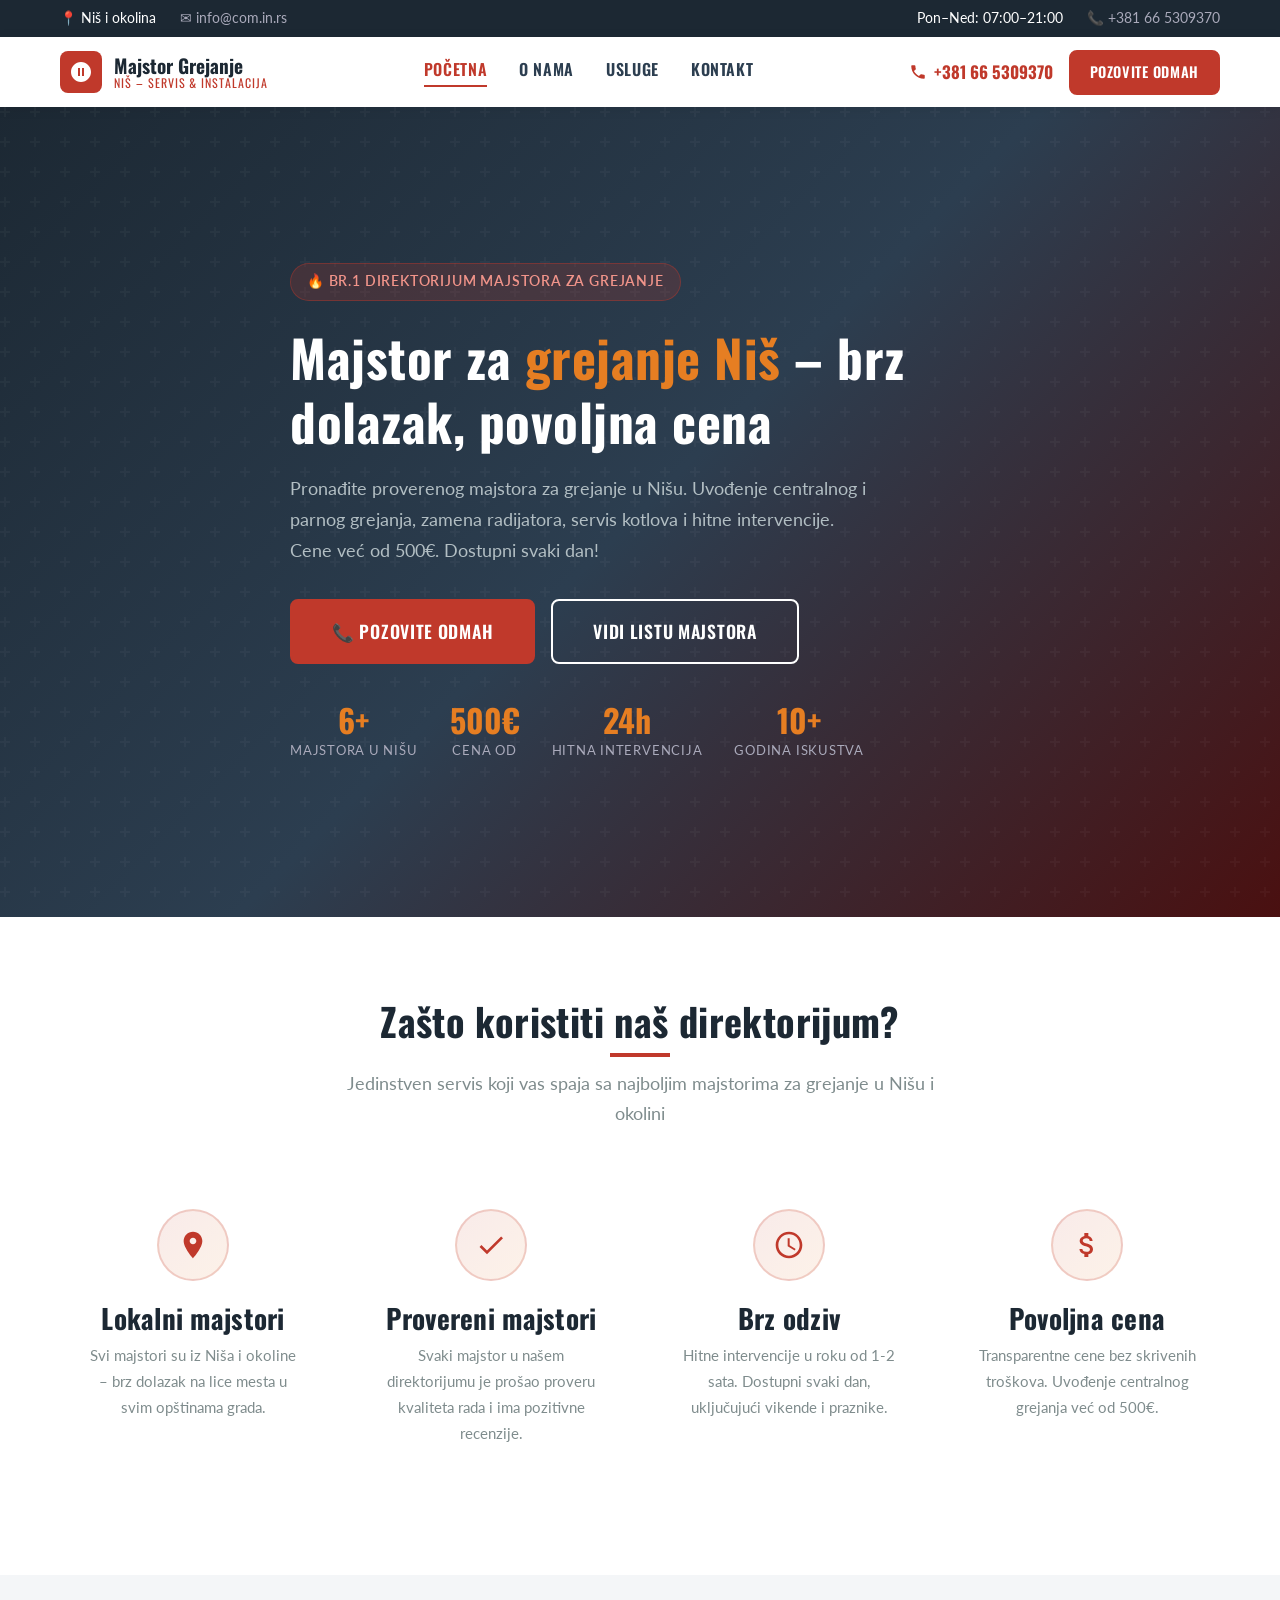
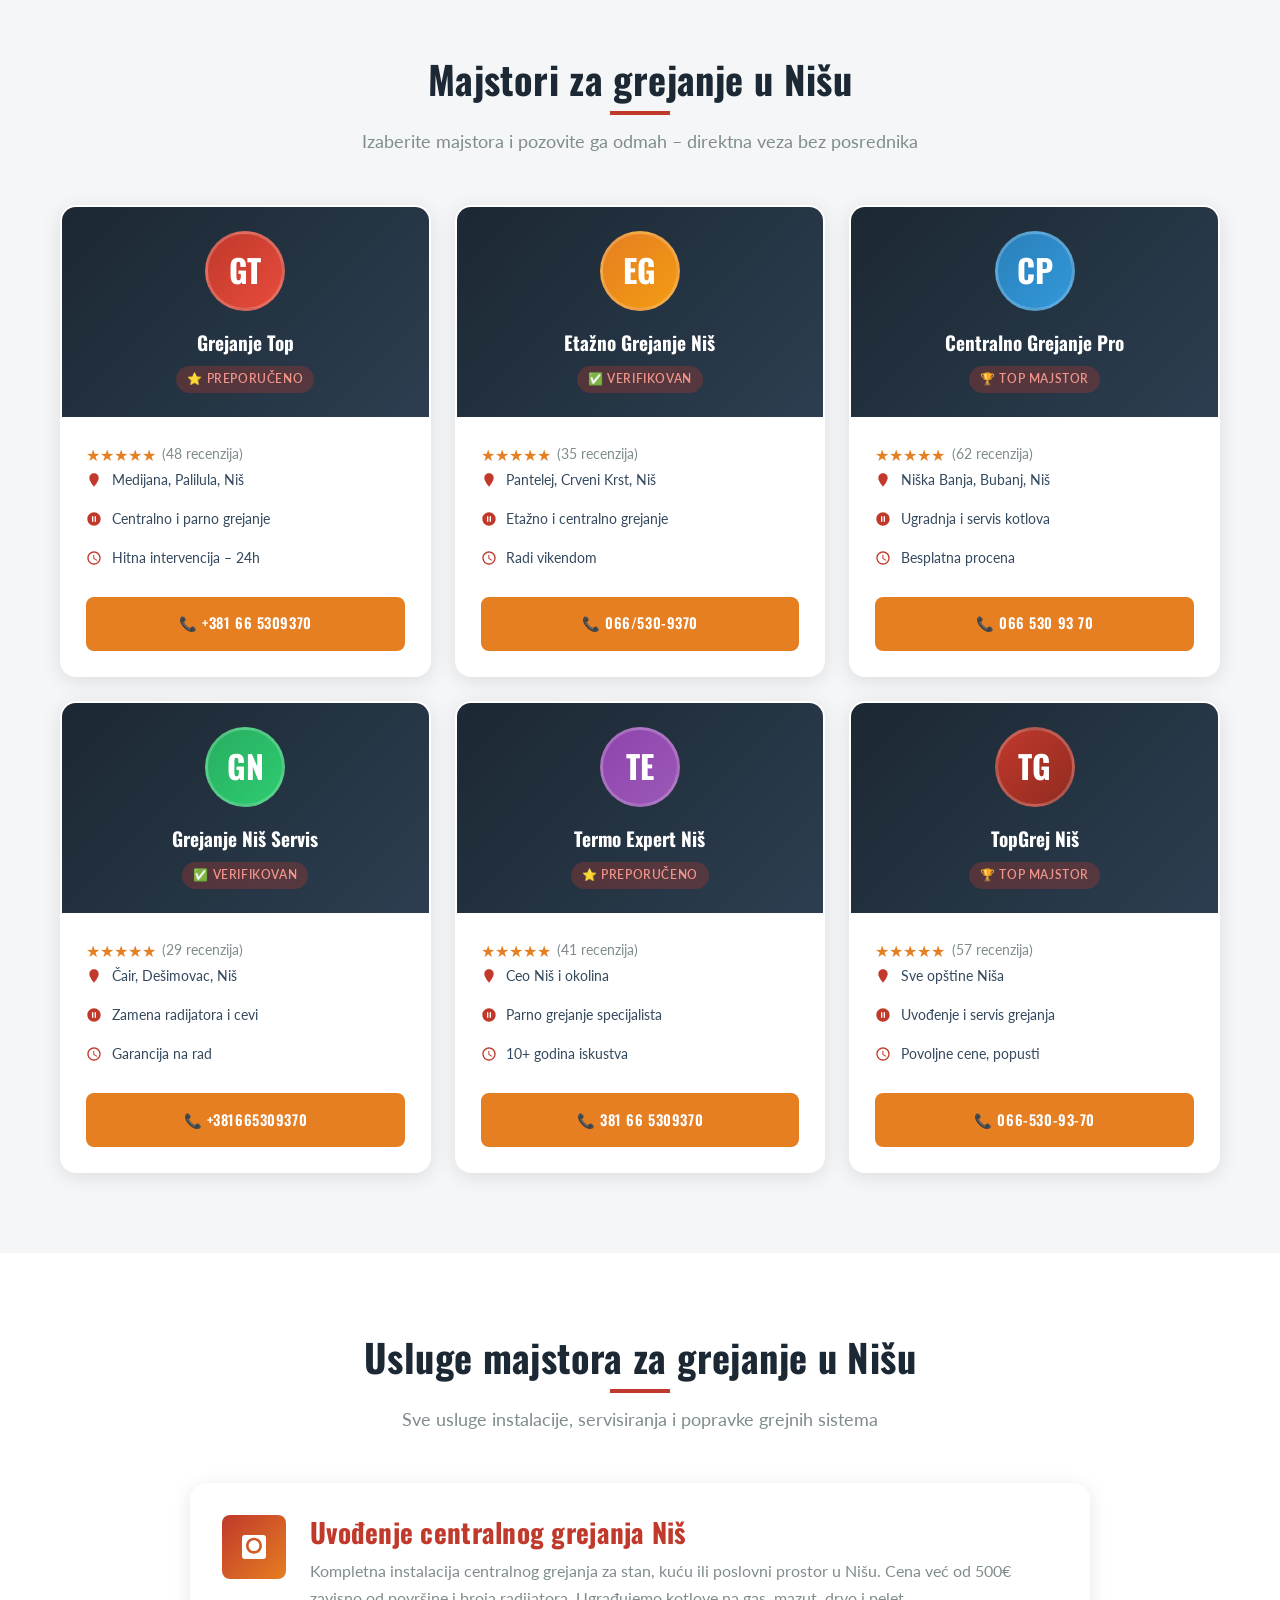
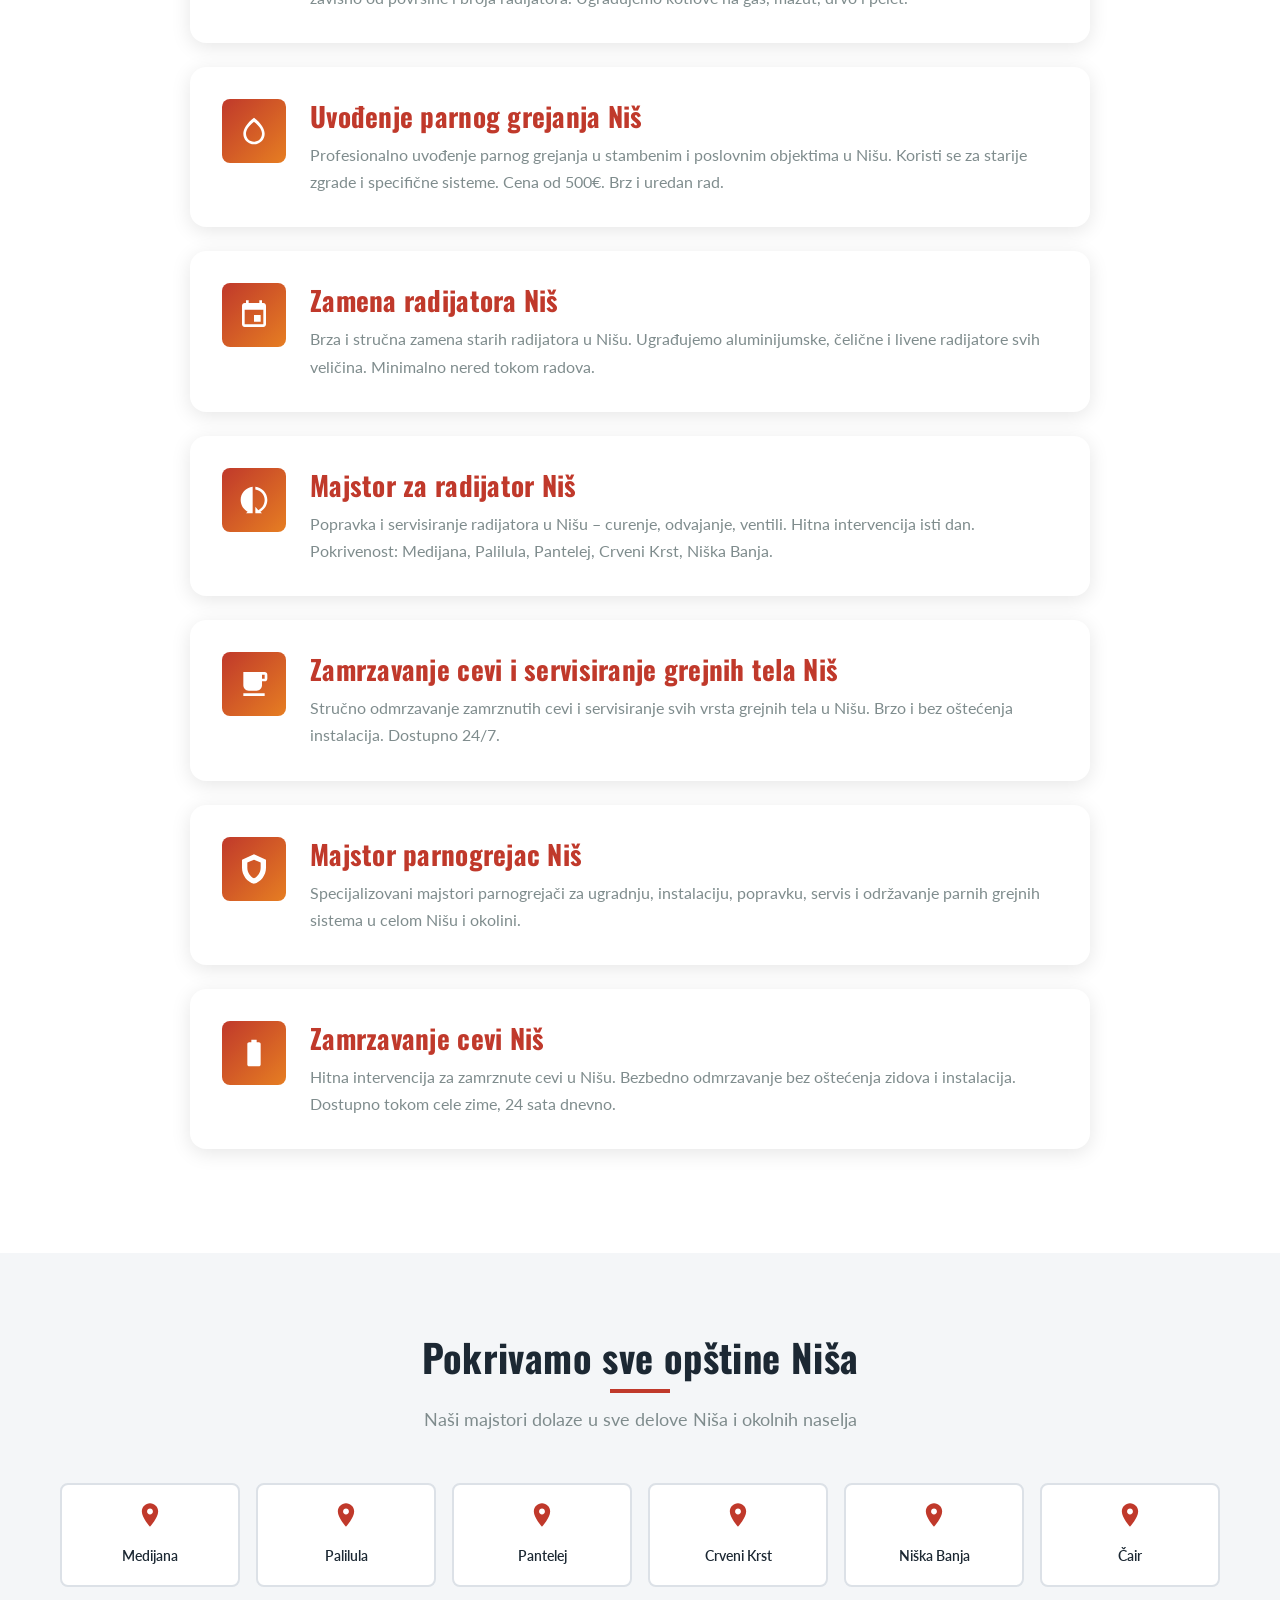
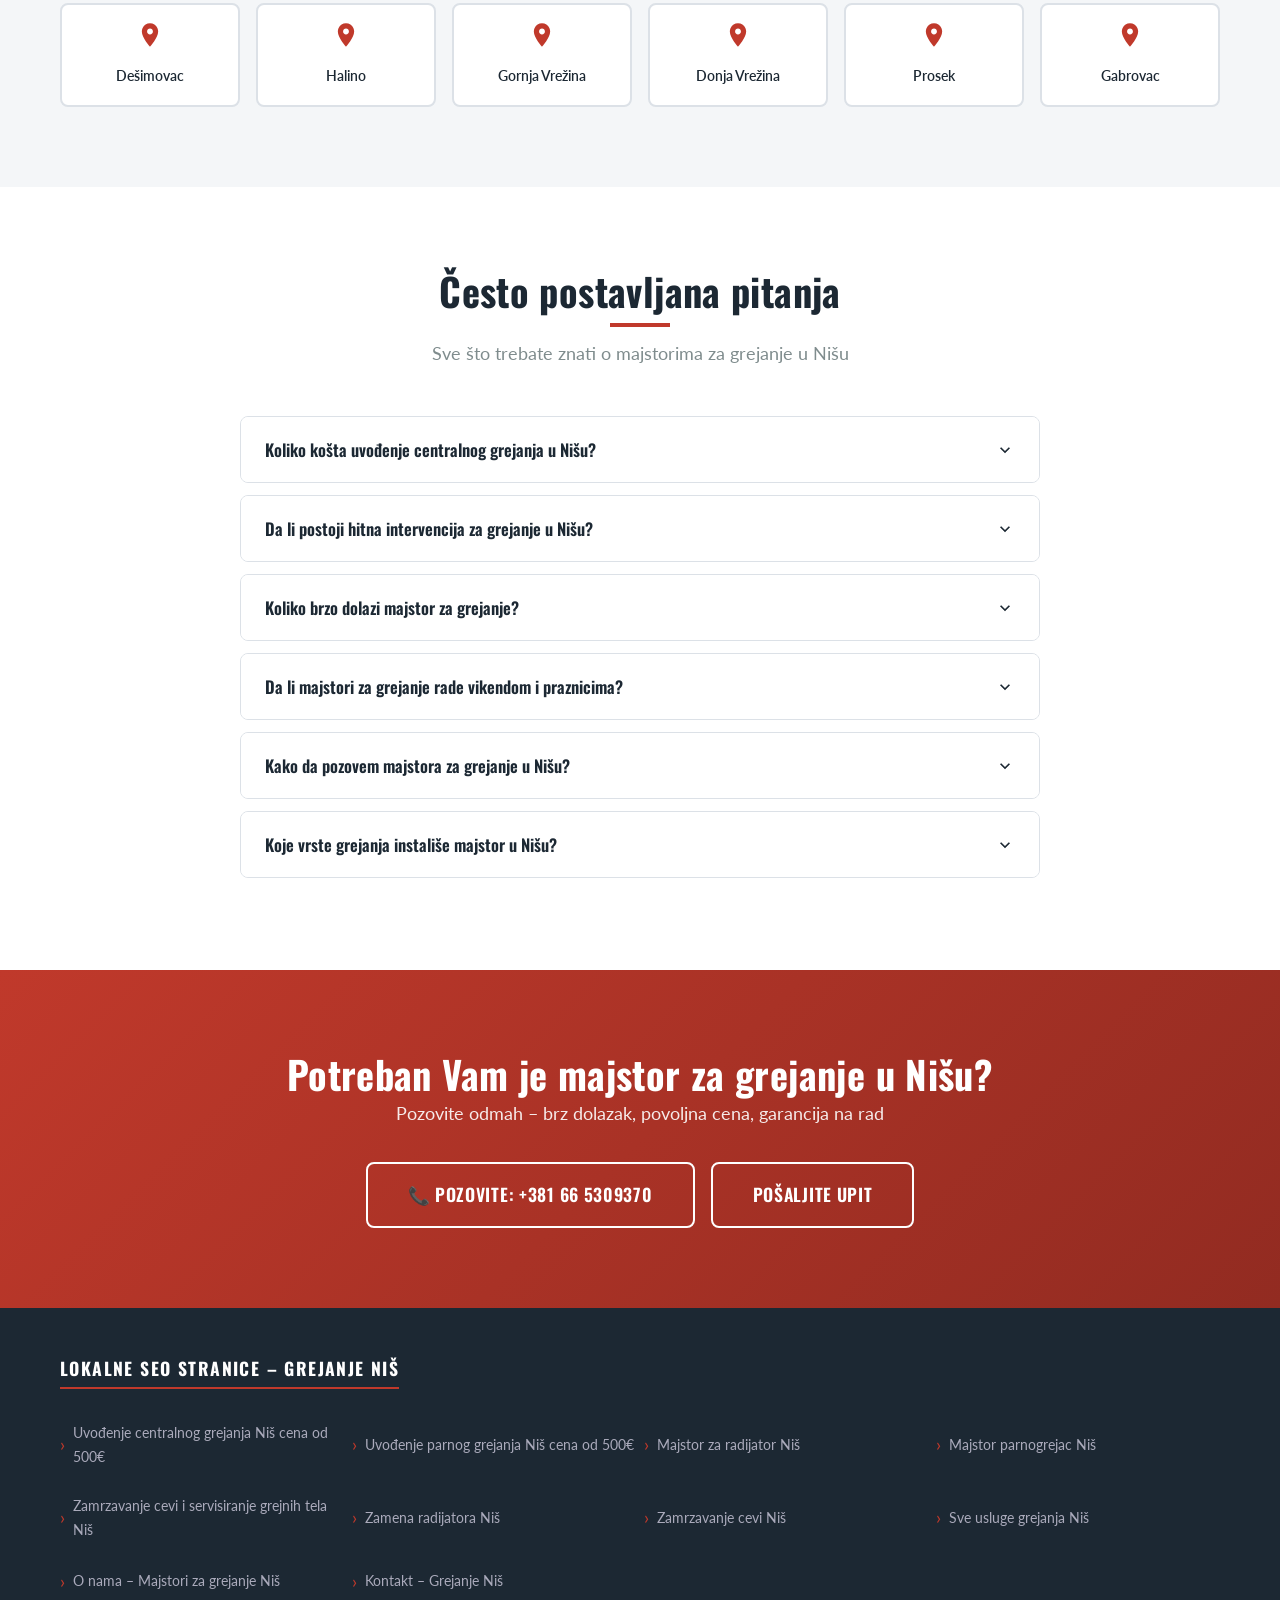
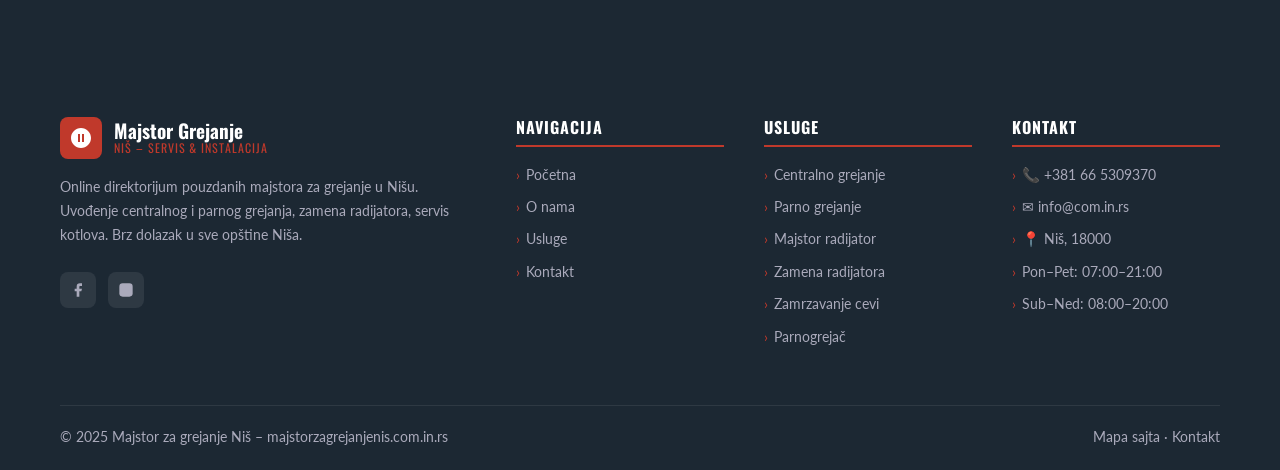
<file: index.html>
<!DOCTYPE html>
<html lang="sr">
<head>
<meta charset="UTF-8">
<meta name="viewport" content="width=device-width,initial-scale=1.0">
<title>Majstor za grejanje Niš | Uvođenje, popravka i servis grejanja – brz dolazak</title>
<meta name="description" content="Majstor za grejanje Niš – uvođenje centralnog grejanja, parno grejanje, zamena radijatora, servis i hitne intervencije. Cene već od 500€. Pozovite odmah!">
<meta name="keywords" content="majstor za grejanje Niš, uvođenje centralnog grejanja Niš, parno grejanje Niš, zamena radijatora Niš, servis grejanja Niš">
<link rel="canonical" href="https://majstorzagrejanjenis.com.in.rs/">
<meta property="og:title" content="Majstor za grejanje Niš | Uvođenje, popravka i servis">
<meta property="og:description" content="Pronađite pouzdanog majstora za grejanje u Nišu. Centralno grejanje, parno grejanje, radijatori. Cene od 500€. Brz dolazak!">
<meta property="og:url" content="https://majstorzagrejanjenis.com.in.rs/">
<meta property="og:type" content="website">
<meta property="og:site_name" content="Majstor za grejanje Niš">
<meta name="twitter:card" content="summary_large_image">
<meta name="twitter:title" content="Majstor za grejanje Niš">
<meta name="twitter:description" content="Uvođenje centralnog grejanja, parno grejanje, zamena radijatora. Cene od 500€.">
<link rel="preconnect" href="https://fonts.googleapis.com">
<link rel="preconnect" href="https://fonts.gstatic.com" crossorigin>
<link href="https://fonts.googleapis.com/css2?family=Oswald:wght@400;600;700&family=Lato:wght@400;700&display=swap" rel="stylesheet">
<link rel="stylesheet" href="style.css">
<link rel="icon" href="favicon.svg" type="image/svg+xml">
<script type="application/ld+json">
{
  "@context":"https://schema.org",
  "@graph":[
    {
      "@type":"WebSite",
      "@id":"https://majstorzagrejanjenis.com.in.rs/#website",
      "url":"https://majstorzagrejanjenis.com.in.rs/",
      "name":"Majstor za grejanje Niš",
      "description":"Online direktorijum majstora za grejanje u Nišu",
      "inLanguage":"sr"
    },
    {
      "@type":"LocalBusiness",
      "@id":"https://majstorzagrejanjenis.com.in.rs/#business",
      "name":"Majstor za grejanje Niš",
      "description":"Uvođenje centralnog i parnog grejanja, zamena radijatora, servis i popravka grejnih sistema u Nišu",
      "url":"https://majstorzagrejanjenis.com.in.rs/",
      "telephone":"+381665309370",
      "email":"info@com.in.rs",
      "address":{"@type":"PostalAddress","streetAddress":"","addressLocality":"Niš","postalCode":"18000","addressCountry":"RS"},
      "geo":{"@type":"GeoCoordinates","latitude":43.3209,"longitude":21.8954},
      "openingHours":["Mo-Fr 07:00-21:00","Sa 08:00-20:00","Su 09:00-18:00"],
      "priceRange":"€€",
      "areaServed":{"@type":"City","name":"Niš"},
      "hasOfferCatalog":{"@type":"OfferCatalog","name":"Usluge grejanja","itemListElement":[
        {"@type":"Offer","itemOffered":{"@type":"Service","name":"Uvođenje centralnog grejanja"},"price":"500","priceCurrency":"EUR"},
        {"@type":"Offer","itemOffered":{"@type":"Service","name":"Uvođenje parnog grejanja"},"price":"500","priceCurrency":"EUR"},
        {"@type":"Offer","itemOffered":{"@type":"Service","name":"Zamena radijatora"}},
        {"@type":"Offer","itemOffered":{"@type":"Service","name":"Servis grejnih tela"}}
      ]}
    },
    {
      "@type":"FAQPage",
      "mainEntity":[
        {"@type":"Question","name":"Koliko košta uvođenje centralnog grejanja u Nišu?","acceptedAnswer":{"@type":"Answer","text":"Cena uvođenja centralnog grejanja u Nišu počinje već od 500€ i zavisi od površine prostora, broja radijatora i vrste kotla."}},
        {"@type":"Question","name":"Da li postoji hitna intervencija za grejanje u Nišu?","acceptedAnswer":{"@type":"Answer","text":"Da, majstori za grejanje u Nišu nude hitne intervencije 0-24h, uključujući vikende i praznike."}},
        {"@type":"Question","name":"Koliko brzo dolazi majstor za grejanje u Niš?","acceptedAnswer":{"@type":"Answer","text":"U hitnim slučajevima majstor može da dođe u roku od 1-2 sata. Za zakazane intervencije, dolazak je u dogovorenom terminu."}},
        {"@type":"Question","name":"Da li majstori za grejanje rade vikendom u Nišu?","acceptedAnswer":{"@type":"Answer","text":"Većina majstora za grejanje u Nišu radi subotom i nedeljom, a dostupni su i dežurni majstori za hitne slučajeve."}},
        {"@type":"Question","name":"Koje opštine u Nišu pokrivaju majstori za grejanje?","acceptedAnswer":{"@type":"Answer","text":"Majstori za grejanje pokrivaju sve opštine Niša: Medijanu, Palilulu, Pantelej, Crveni Krst, Nišku Banju i okolna sela."}}
      ]
    },
    {
      "@type":"ItemList",
      "name":"Majstori za grejanje u Nišu",
      "itemListElement":[
        {"@type":"ListItem","position":1,"item":{"@type":"LocalBusiness","name":"Grejanje Top","telephone":"+381665309370"}},
        {"@type":"ListItem","position":2,"item":{"@type":"LocalBusiness","name":"Etažno Grejanje Niš","telephone":"+381665309370"}},
        {"@type":"ListItem","position":3,"item":{"@type":"LocalBusiness","name":"Centralno Grejanje Pro","telephone":"+381665309370"}},
        {"@type":"ListItem","position":4,"item":{"@type":"LocalBusiness","name":"Grejanje Niš Servis","telephone":"+381665309370"}},
        {"@type":"ListItem","position":5,"item":{"@type":"LocalBusiness","name":"Termo Expert Niš","telephone":"+381665309370"}},
        {"@type":"ListItem","position":6,"item":{"@type":"LocalBusiness","name":"TopGrej Niš","telephone":"+381665309370"}}
      ]
    },
    {
      "@type":"BreadcrumbList",
      "itemListElement":[{"@type":"ListItem","position":1,"name":"Početna","item":"https://majstorzagrejanjenis.com.in.rs/"}]
    }
  ]
}
</script>
</head>
<body>
<!-- TOP BAR -->
<div class="topbar">
  <div class="container">
    <div class="topbar-inner">
      <div class="topbar-left">
        <span>📍 Niš i okolina</span>
        <a href="mailto:info@com.in.rs">✉ info@com.in.rs</a>
      </div>
      <div class="topbar-right">
        <span>Pon–Ned: 07:00–21:00</span>
        <a href="tel:+381665309370">📞 +381 66 5309370</a>
      </div>
    </div>
  </div>
</div>

<!-- NAVBAR -->
<nav class="navbar" role="navigation" aria-label="Glavna navigacija">
  <div class="container">
    <div class="navbar-inner">
      <a href="index.html" class="logo" aria-label="Majstor za grejanje Niš - početna">
        <div class="logo-icon"><svg viewBox="0 0 24 24" aria-hidden="true"><path d="M12 2C6.48 2 2 6.48 2 12s4.48 10 10 10 10-4.48 10-10S17.52 2 12 2zm-1 14H9V8h2v8zm4 0h-2V8h2v8z"/></svg></div>
        <div class="logo-text">Majstor Grejanje<span>Niš – Servis & Instalacija</span></div>
      </a>
      <ul class="nav-menu" role="list">
        <li><a href="index.html" class="active">Početna</a></li>
        <li><a href="o-nama.html">O nama</a></li>
        <li><a href="usluge.html">Usluge</a></li>
        <li><a href="kontakt.html">Kontakt</a></li>
      </ul>
      <div class="nav-cta">
        <a href="tel:+381665309370" class="nav-phone" aria-label="Pozovite nas">
          <svg width="18" height="18" viewBox="0 0 24 24" fill="currentColor"><path d="M6.6 10.8c1.4 2.8 3.8 5.1 6.6 6.6l2.2-2.2c.3-.3.7-.4 1-.2 1.1.4 2.3.6 3.6.6.6 0 1 .4 1 1V20c0 .6-.4 1-1 1-9.4 0-17-7.6-17-17 0-.6.4-1 1-1h3.5c.6 0 1 .4 1 1 0 1.3.2 2.5.6 3.6.1.3 0 .7-.2 1L6.6 10.8z"/></svg>
          +381 66 5309370
        </a>
        <a href="tel:+381665309370" class="btn btn-primary btn-sm">Pozovite odmah</a>
      </div>
      <button class="hamburger" aria-label="Otvori meni" aria-expanded="false">
        <span></span><span></span><span></span>
      </button>
    </div>
  </div>
</nav>

<!-- HERO -->
<section class="hero" aria-label="Glavni baner">
  <div class="container">
    <div class="hero-content">
      <div class="hero-badge">🔥 Br.1 direktorijum majstora za grejanje</div>
      <h1>Majstor za <span>grejanje Niš</span> – brz dolazak, povoljna cena</h1>
      <p class="hero-desc">Pronađite proverenog majstora za grejanje u Nišu. Uvođenje centralnog i parnog grejanja, zamena radijatora, servis kotlova i hitne intervencije. Cene već od 500€. Dostupni svaki dan!</p>
      <div class="hero-actions">
        <a href="tel:+381665309370" class="btn btn-primary btn-lg">📞 Pozovite odmah</a>
        <a href="#majstori" class="btn btn-secondary btn-lg">Vidi listu majstora</a>
      </div>
      <div class="hero-stats">
        <div class="stat"><div class="stat-num">6+</div><div class="stat-label">Majstora u Nišu</div></div>
        <div class="stat"><div class="stat-num">500€</div><div class="stat-label">Cena od</div></div>
        <div class="stat"><div class="stat-num">24h</div><div class="stat-label">Hitna intervencija</div></div>
        <div class="stat"><div class="stat-num">10+</div><div class="stat-label">Godina iskustva</div></div>
      </div>
    </div>
  </div>
</section>

<!-- ABOUT PLATFORM -->
<section class="section" aria-labelledby="platform-title">
  <div class="container">
    <div class="section-title">
      <h2 id="platform-title">Zašto koristiti naš direktorijum?</h2>
      <p>Jedinstven servis koji vas spaja sa najboljim majstorima za grejanje u Nišu i okolini</p>
    </div>
    <div class="features-grid">
      <div class="feature">
        <div class="feature-icon"><svg viewBox="0 0 24 24"><path d="M12 2C8.13 2 5 5.13 5 9c0 5.25 7 13 7 13s7-7.75 7-13c0-3.87-3.13-7-7-7zm0 9.5c-1.38 0-2.5-1.12-2.5-2.5s1.12-2.5 2.5-2.5 2.5 1.12 2.5 2.5-1.12 2.5-2.5 2.5z"/></svg></div>
        <h3>Lokalni majstori</h3>
        <p>Svi majstori su iz Niša i okoline – brz dolazak na lice mesta u svim opštinama grada.</p>
      </div>
      <div class="feature">
        <div class="feature-icon"><svg viewBox="0 0 24 24"><path d="M9 16.17L4.83 12l-1.42 1.41L9 19 21 7l-1.41-1.41L9 16.17z"/></svg></div>
        <h3>Provereni majstori</h3>
        <p>Svaki majstor u našem direktorijumu je prošao proveru kvaliteta rada i ima pozitivne recenzije.</p>
      </div>
      <div class="feature">
        <div class="feature-icon"><svg viewBox="0 0 24 24"><path d="M11.99 2C6.47 2 2 6.48 2 12s4.47 10 9.99 10C17.52 22 22 17.52 22 12S17.52 2 11.99 2zM12 20c-4.42 0-8-3.58-8-8s3.58-8 8-8 8 3.58 8 8-3.58 8-8 8zm.5-13H11v6l5.25 3.15.75-1.23-4.5-2.67V7z"/></svg></div>
        <h3>Brz odziv</h3>
        <p>Hitne intervencije u roku od 1-2 sata. Dostupni svaki dan, uključujući vikende i praznike.</p>
      </div>
      <div class="feature">
        <div class="feature-icon"><svg viewBox="0 0 24 24"><path d="M11.8 10.9c-2.27-.59-3-1.2-3-2.15 0-1.09 1.01-1.85 2.7-1.85 1.78 0 2.44.85 2.5 2.1h2.21c-.07-1.72-1.12-3.3-3.21-3.81V3h-3v2.16c-1.94.42-3.5 1.68-3.5 3.61 0 2.31 1.91 3.46 4.7 4.13 2.5.6 3 1.48 3 2.41 0 .69-.49 1.79-2.7 1.79-2.06 0-2.87-.92-2.98-2.1h-2.2c.12 2.19 1.76 3.42 3.68 3.83V21h3v-2.15c1.95-.37 3.5-1.5 3.5-3.55 0-2.84-2.43-3.81-4.7-4.4z"/></svg></div>
        <h3>Povoljna cena</h3>
        <p>Transparentne cene bez skrivenih troškova. Uvođenje centralnog grejanja već od 500€.</p>
      </div>
    </div>
  </div>
</section>

<!-- MASTERS LIST -->
<section class="section section-alt" id="majstori" aria-labelledby="masters-title">
  <div class="container">
    <div class="section-title">
      <h2 id="masters-title">Majstori za grejanje u Nišu</h2>
      <p>Izaberite majstora i pozovite ga odmah – direktna veza bez posrednika</p>
    </div>
    <div class="masters-grid">

      <!-- Master 1 -->
      <article class="master-card" itemscope itemtype="https://schema.org/LocalBusiness">
        <div class="master-card-header">
          <div class="master-avatar" style="background:linear-gradient(135deg,#c0392b,#e74c3c)" aria-label="Grejanje Top logo">GT</div>
          <div class="master-name" itemprop="name">Grejanje Top</div>
          <span class="master-badge">⭐ Preporučeno</span>
        </div>
        <div class="master-card-body">
          <div class="master-rating">
            <span class="stars" aria-label="5 od 5 zvezda">★★★★★</span>
            <span class="rating-text">(48 recenzija)</span>
          </div>
          <ul class="master-info">
            <li><svg viewBox="0 0 24 24"><path d="M12 2C8.13 2 5 5.13 5 9c0 5.25 7 13 7 13s7-7.75 7-13c0-3.87-3.13-7-7-7z"/></svg> Medijana, Palilula, Niš</li>
            <li><svg viewBox="0 0 24 24"><path d="M12 2C6.48 2 2 6.48 2 12s4.48 10 10 10 10-4.48 10-10S17.52 2 12 2zm-1 14H9V8h2v8zm4 0h-2V8h2v8z"/></svg> Centralno i parno grejanje</li>
            <li><svg viewBox="0 0 24 24"><path d="M11.99 2C6.47 2 2 6.48 2 12s4.47 10 9.99 10C17.52 22 22 17.52 22 12S17.52 2 11.99 2zM12 20c-4.42 0-8-3.58-8-8s3.58-8 8-8 8 3.58 8 8-3.58 8-8 8zm.5-13H11v6l5.25 3.15.75-1.23-4.5-2.67V7z"/></svg> Hitna intervencija – 24h</li>
          </ul>
          <div class="master-actions">
            <a href="tel:+381665309370" class="btn btn-call" itemprop="telephone" content="+381665309370" aria-label="Pozovite Grejanje Top">📞 +381 66 5309370</a>
          </div>
        </div>
      </article>

      <!-- Master 2 -->
      <article class="master-card" itemscope itemtype="https://schema.org/LocalBusiness">
        <div class="master-card-header">
          <div class="master-avatar" style="background:linear-gradient(135deg,#e67e22,#f39c12)" aria-label="Etažno Grejanje Niš logo">EG</div>
          <div class="master-name" itemprop="name">Etažno Grejanje Niš</div>
          <span class="master-badge">✅ Verifikovan</span>
        </div>
        <div class="master-card-body">
          <div class="master-rating">
            <span class="stars" aria-label="5 od 5 zvezda">★★★★★</span>
            <span class="rating-text">(35 recenzija)</span>
          </div>
          <ul class="master-info">
            <li><svg viewBox="0 0 24 24"><path d="M12 2C8.13 2 5 5.13 5 9c0 5.25 7 13 7 13s7-7.75 7-13c0-3.87-3.13-7-7-7z"/></svg> Pantelej, Crveni Krst, Niš</li>
            <li><svg viewBox="0 0 24 24"><path d="M12 2C6.48 2 2 6.48 2 12s4.48 10 10 10 10-4.48 10-10S17.52 2 12 2zm-1 14H9V8h2v8zm4 0h-2V8h2v8z"/></svg> Etažno i centralno grejanje</li>
            <li><svg viewBox="0 0 24 24"><path d="M11.99 2C6.47 2 2 6.48 2 12s4.47 10 9.99 10C17.52 22 22 17.52 22 12S17.52 2 11.99 2zM12 20c-4.42 0-8-3.58-8-8s3.58-8 8-8 8 3.58 8 8-3.58 8-8 8zm.5-13H11v6l5.25 3.15.75-1.23-4.5-2.67V7z"/></svg> Radi vikendom</li>
          </ul>
          <div class="master-actions">
            <a href="tel:+381665309370" class="btn btn-call" itemprop="telephone" content="+381665309370" aria-label="Pozovite Etažno Grejanje Niš">📞 066/530-9370</a>
          </div>
        </div>
      </article>

      <!-- Master 3 -->
      <article class="master-card" itemscope itemtype="https://schema.org/LocalBusiness">
        <div class="master-card-header">
          <div class="master-avatar" style="background:linear-gradient(135deg,#2980b9,#3498db)" aria-label="Centralno Grejanje Pro logo">CP</div>
          <div class="master-name" itemprop="name">Centralno Grejanje Pro</div>
          <span class="master-badge">🏆 Top majstor</span>
        </div>
        <div class="master-card-body">
          <div class="master-rating">
            <span class="stars" aria-label="4.9 od 5 zvezda">★★★★★</span>
            <span class="rating-text">(62 recenzija)</span>
          </div>
          <ul class="master-info">
            <li><svg viewBox="0 0 24 24"><path d="M12 2C8.13 2 5 5.13 5 9c0 5.25 7 13 7 13s7-7.75 7-13c0-3.87-3.13-7-7-7z"/></svg> Niška Banja, Bubanj, Niš</li>
            <li><svg viewBox="0 0 24 24"><path d="M12 2C6.48 2 2 6.48 2 12s4.48 10 10 10 10-4.48 10-10S17.52 2 12 2zm-1 14H9V8h2v8zm4 0h-2V8h2v8z"/></svg> Ugradnja i servis kotlova</li>
            <li><svg viewBox="0 0 24 24"><path d="M11.99 2C6.47 2 2 6.48 2 12s4.47 10 9.99 10C17.52 22 22 17.52 22 12S17.52 2 11.99 2zM12 20c-4.42 0-8-3.58-8-8s3.58-8 8-8 8 3.58 8 8-3.58 8-8 8zm.5-13H11v6l5.25 3.15.75-1.23-4.5-2.67V7z"/></svg> Besplatna procena</li>
          </ul>
          <div class="master-actions">
            <a href="tel:+381665309370" class="btn btn-call" itemprop="telephone" content="+381665309370" aria-label="Pozovite Centralno Grejanje Pro">📞 066 530 93 70</a>
          </div>
        </div>
      </article>

      <!-- Master 4 -->
      <article class="master-card" itemscope itemtype="https://schema.org/LocalBusiness">
        <div class="master-card-header">
          <div class="master-avatar" style="background:linear-gradient(135deg,#27ae60,#2ecc71)" aria-label="Grejanje Niš Servis logo">GN</div>
          <div class="master-name" itemprop="name">Grejanje Niš Servis</div>
          <span class="master-badge">✅ Verifikovan</span>
        </div>
        <div class="master-card-body">
          <div class="master-rating">
            <span class="stars" aria-label="4.8 od 5 zvezda">★★★★★</span>
            <span class="rating-text">(29 recenzija)</span>
          </div>
          <ul class="master-info">
            <li><svg viewBox="0 0 24 24"><path d="M12 2C8.13 2 5 5.13 5 9c0 5.25 7 13 7 13s7-7.75 7-13c0-3.87-3.13-7-7-7z"/></svg> Čair, Dešimovac, Niš</li>
            <li><svg viewBox="0 0 24 24"><path d="M12 2C6.48 2 2 6.48 2 12s4.48 10 10 10 10-4.48 10-10S17.52 2 12 2zm-1 14H9V8h2v8zm4 0h-2V8h2v8z"/></svg> Zamena radijatora i cevi</li>
            <li><svg viewBox="0 0 24 24"><path d="M11.99 2C6.47 2 2 6.48 2 12s4.47 10 9.99 10C17.52 22 22 17.52 22 12S17.52 2 11.99 2zM12 20c-4.42 0-8-3.58-8-8s3.58-8 8-8 8 3.58 8 8-3.58 8-8 8zm.5-13H11v6l5.25 3.15.75-1.23-4.5-2.67V7z"/></svg> Garancija na rad</li>
          </ul>
          <div class="master-actions">
            <a href="tel:+381665309370" class="btn btn-call" itemprop="telephone" content="+381665309370" aria-label="Pozovite Grejanje Niš Servis">📞 +381665309370</a>
          </div>
        </div>
      </article>

      <!-- Master 5 -->
      <article class="master-card" itemscope itemtype="https://schema.org/LocalBusiness">
        <div class="master-card-header">
          <div class="master-avatar" style="background:linear-gradient(135deg,#8e44ad,#9b59b6)" aria-label="Termo Expert Niš logo">TE</div>
          <div class="master-name" itemprop="name">Termo Expert Niš</div>
          <span class="master-badge">⭐ Preporučeno</span>
        </div>
        <div class="master-card-body">
          <div class="master-rating">
            <span class="stars" aria-label="5 od 5 zvezda">★★★★★</span>
            <span class="rating-text">(41 recenzija)</span>
          </div>
          <ul class="master-info">
            <li><svg viewBox="0 0 24 24"><path d="M12 2C8.13 2 5 5.13 5 9c0 5.25 7 13 7 13s7-7.75 7-13c0-3.87-3.13-7-7-7z"/></svg> Ceo Niš i okolina</li>
            <li><svg viewBox="0 0 24 24"><path d="M12 2C6.48 2 2 6.48 2 12s4.48 10 10 10 10-4.48 10-10S17.52 2 12 2zm-1 14H9V8h2v8zm4 0h-2V8h2v8z"/></svg> Parno grejanje specijalista</li>
            <li><svg viewBox="0 0 24 24"><path d="M11.99 2C6.47 2 2 6.48 2 12s4.47 10 9.99 10C17.52 22 22 17.52 22 12S17.52 2 11.99 2zM12 20c-4.42 0-8-3.58-8-8s3.58-8 8-8 8 3.58 8 8-3.58 8-8 8zm.5-13H11v6l5.25 3.15.75-1.23-4.5-2.67V7z"/></svg> 10+ godina iskustva</li>
          </ul>
          <div class="master-actions">
            <a href="tel:+381665309370" class="btn btn-call" itemprop="telephone" content="+381665309370" aria-label="Pozovite Termo Expert Niš">📞 381 66 5309370</a>
          </div>
        </div>
      </article>

      <!-- Master 6 -->
      <article class="master-card" itemscope itemtype="https://schema.org/LocalBusiness">
        <div class="master-card-header">
          <div class="master-avatar" style="background:linear-gradient(135deg,#c0392b,#922b21)" aria-label="TopGrej Niš logo">TG</div>
          <div class="master-name" itemprop="name">TopGrej Niš</div>
          <span class="master-badge">🏆 Top majstor</span>
        </div>
        <div class="master-card-body">
          <div class="master-rating">
            <span class="stars" aria-label="5 od 5 zvezda">★★★★★</span>
            <span class="rating-text">(57 recenzija)</span>
          </div>
          <ul class="master-info">
            <li><svg viewBox="0 0 24 24"><path d="M12 2C8.13 2 5 5.13 5 9c0 5.25 7 13 7 13s7-7.75 7-13c0-3.87-3.13-7-7-7z"/></svg> Sve opštine Niša</li>
            <li><svg viewBox="0 0 24 24"><path d="M12 2C6.48 2 2 6.48 2 12s4.48 10 10 10 10-4.48 10-10S17.52 2 12 2zm-1 14H9V8h2v8zm4 0h-2V8h2v8z"/></svg> Uvođenje i servis grejanja</li>
            <li><svg viewBox="0 0 24 24"><path d="M11.99 2C6.47 2 2 6.48 2 12s4.47 10 9.99 10C17.52 22 22 17.52 22 12S17.52 2 11.99 2zM12 20c-4.42 0-8-3.58-8-8s3.58-8 8-8 8 3.58 8 8-3.58 8-8 8zm.5-13H11v6l5.25 3.15.75-1.23-4.5-2.67V7z"/></svg> Povoljne cene, popusti</li>
          </ul>
          <div class="master-actions">
            <a href="tel:+381665309370" class="btn btn-call" itemprop="telephone" content="+381665309370" aria-label="Pozovite TopGrej Niš">📞 066-530-93-70</a>
          </div>
        </div>
      </article>

    </div><!-- /masters-grid -->
  </div>
</section>

<!-- SERVICES -->
<section class="section" aria-labelledby="services-title">
  <div class="container">
    <div class="section-title">
      <h2 id="services-title">Usluge majstora za grejanje u Nišu</h2>
      <p>Sve usluge instalacije, servisiranja i popravke grejnih sistema</p>
    </div>
    <div style="max-width:900px;margin:0 auto;">
      <div class="service-item">
        <div class="service-icon"><svg viewBox="0 0 24 24"><path d="M19 3H5c-1.1 0-2 .9-2 2v14c0 1.1.9 2 2 2h14c1.1 0 2-.9 2-2V5c0-1.1-.9-2-2-2zm-7 14c-3.31 0-6-2.69-6-6s2.69-6 6-6 6 2.69 6 6-2.69 6-6 6zm0-10c-2.21 0-4 1.79-4 4s1.79 4 4 4 4-1.79 4-4-1.79-4-4-4z"/></svg></div>
        <div class="service-content">
          <h3><a href="uvodjenje-centralnog-grejanja-nis.html">Uvođenje centralnog grejanja Niš</a></h3>
          <p>Kompletna instalacija centralnog grejanja za stan, kuću ili poslovni prostor u Nišu. Cena već od 500€ zavisno od površine i broja radijatora. Ugrađujemo kotlove na gas, mazut, drvo i pelet.</p>
        </div>
      </div>
      <div class="service-item">
        <div class="service-icon"><svg viewBox="0 0 24 24"><path d="M12 2c-5.33 4-8 8.37-8 12a8 8 0 0 0 16 0c0-3.63-2.67-8-8-12zm0 18c-3.31 0-6-2.69-6-6 0-2.5 1.5-5.32 6-9 4.5 3.68 6 6.5 6 9 0 3.31-2.69 6-6 6z"/></svg></div>
        <div class="service-content">
          <h3><a href="uvodjenje-parnog-grejanja-nis.html">Uvođenje parnog grejanja Niš</a></h3>
          <p>Profesionalno uvođenje parnog grejanja u stambenim i poslovnim objektima u Nišu. Koristi se za starije zgrade i specifične sisteme. Cena od 500€. Brz i uredan rad.</p>
        </div>
      </div>
      <div class="service-item">
        <div class="service-icon"><svg viewBox="0 0 24 24"><path d="M17 12h-5v5h5v-5zM16 1v2H8V1H6v2H5c-1.11 0-1.99.9-1.99 2L3 19c0 1.1.89 2 2 2h14c1.1 0 2-.9 2-2V5c0-1.1-.9-2-2-2h-1V1h-2zm3 18H5V8h14v11z"/></svg></div>
        <div class="service-content">
          <h3><a href="zamena-radijatora-nis.html">Zamena radijatora Niš</a></h3>
          <p>Brza i stručna zamena starih radijatora u Nišu. Ugrađujemo aluminijumske, čelične i livene radijatore svih veličina. Minimalno nered tokom radova.</p>
        </div>
      </div>
      <div class="service-item">
        <div class="service-icon"><svg viewBox="0 0 24 24"><path d="M13 2.05v2.02c3.95.49 7 3.85 7 7.93 0 3.21-1.81 6-4.72 7.72L13 17v5h5l-1.22-1.22C19.91 19.07 22 15.76 22 12c0-5.18-3.95-9.45-9-9.95zM11 2.05C5.95 2.55 2 6.82 2 12c0 3.76 2.09 7.07 5.22 8.78L6 22h5V2.05z"/></svg></div>
        <div class="service-content">
          <h3><a href="majstor-za-radijator-nis.html">Majstor za radijator Niš</a></h3>
          <p>Popravka i servisiranje radijatora u Nišu – curenje, odvajanje, ventili. Hitna intervencija isti dan. Pokrivenost: Medijana, Palilula, Pantelej, Crveni Krst, Niška Banja.</p>
        </div>
      </div>
      <div class="service-item">
        <div class="service-icon"><svg viewBox="0 0 24 24"><path d="M20 3H4v10c0 2.21 1.79 4 4 4h6c2.21 0 4-1.79 4-4v-3h2c1.11 0 2-.89 2-2V5c0-1.11-.89-2-2-2zm0 5h-2V5h2v3zM4 19h16v2H4z"/></svg></div>
        <div class="service-content">
          <h3><a href="zamrzavanje-cevi-servisiranje-grejnih-tela-nis.html">Zamrzavanje cevi i servisiranje grejnih tela Niš</a></h3>
          <p>Stručno odmrzavanje zamrznutih cevi i servisiranje svih vrsta grejnih tela u Nišu. Brzо i bez oštećenja instalacija. Dostupno 24/7.</p>
        </div>
      </div>
      <div class="service-item">
        <div class="service-icon"><svg viewBox="0 0 24 24"><path d="M12 1L3 5v6c0 5.55 3.84 10.74 9 12 5.16-1.26 9-6.45 9-12V5l-9-4zm0 4l5 2.18V11c0 3.5-2.33 6.79-5 7.93-2.67-1.14-5-4.43-5-7.93V7.18L12 5z"/></svg></div>
        <div class="service-content">
          <h3><a href="majstor-parnogrejac-nis.html">Majstor parnogrejac Niš</a></h3>
          <p>Specijalizovani majstori parnogrejači za ugradnju, instalaciju, popravku, servis i održavanje parnih grejnih sistema u celom Nišu i okolini.</p>
        </div>
      </div>
      <div class="service-item">
        <div class="service-icon"><svg viewBox="0 0 24 24"><path d="M15.67 4H14V2h-4v2H8.33C7.6 4 7 4.6 7 5.33v15.33C7 21.4 7.6 22 8.33 22h7.33C16.4 22 17 21.4 17 20.67V5.33C17 4.6 16.4 4 15.67 4z"/></svg></div>
        <div class="service-content">
          <h3><a href="zamrzavanje-cevi-nis.html">Zamrzavanje cevi Niš</a></h3>
          <p>Hitna intervencija za zamrznute cevi u Nišu. Bezbedno odmrzavanje bez oštećenja zidova i instalacija. Dostupno tokom cele zime, 24 sata dnevno.</p>
        </div>
      </div>
    </div>
  </div>
</section>

<!-- AREAS -->
<section class="section section-alt" aria-labelledby="areas-title">
  <div class="container">
    <div class="section-title">
      <h2 id="areas-title">Pokrivamo sve opštine Niša</h2>
      <p>Naši majstori dolaze u sve delove Niša i okolnih naselja</p>
    </div>
    <div class="areas-grid">
      <div class="area-item"><svg viewBox="0 0 24 24"><path d="M12 2C8.13 2 5 5.13 5 9c0 5.25 7 13 7 13s7-7.75 7-13c0-3.87-3.13-7-7-7zm0 9.5c-1.38 0-2.5-1.12-2.5-2.5s1.12-2.5 2.5-2.5 2.5 1.12 2.5 2.5-1.12 2.5-2.5 2.5z"/></svg><p>Medijana</p></div>
      <div class="area-item"><svg viewBox="0 0 24 24"><path d="M12 2C8.13 2 5 5.13 5 9c0 5.25 7 13 7 13s7-7.75 7-13c0-3.87-3.13-7-7-7zm0 9.5c-1.38 0-2.5-1.12-2.5-2.5s1.12-2.5 2.5-2.5 2.5 1.12 2.5 2.5-1.12 2.5-2.5 2.5z"/></svg><p>Palilula</p></div>
      <div class="area-item"><svg viewBox="0 0 24 24"><path d="M12 2C8.13 2 5 5.13 5 9c0 5.25 7 13 7 13s7-7.75 7-13c0-3.87-3.13-7-7-7zm0 9.5c-1.38 0-2.5-1.12-2.5-2.5s1.12-2.5 2.5-2.5 2.5 1.12 2.5 2.5-1.12 2.5-2.5 2.5z"/></svg><p>Pantelej</p></div>
      <div class="area-item"><svg viewBox="0 0 24 24"><path d="M12 2C8.13 2 5 5.13 5 9c0 5.25 7 13 7 13s7-7.75 7-13c0-3.87-3.13-7-7-7zm0 9.5c-1.38 0-2.5-1.12-2.5-2.5s1.12-2.5 2.5-2.5 2.5 1.12 2.5 2.5-1.12 2.5-2.5 2.5z"/></svg><p>Crveni Krst</p></div>
      <div class="area-item"><svg viewBox="0 0 24 24"><path d="M12 2C8.13 2 5 5.13 5 9c0 5.25 7 13 7 13s7-7.75 7-13c0-3.87-3.13-7-7-7zm0 9.5c-1.38 0-2.5-1.12-2.5-2.5s1.12-2.5 2.5-2.5 2.5 1.12 2.5 2.5-1.12 2.5-2.5 2.5z"/></svg><p>Niška Banja</p></div>
      <div class="area-item"><svg viewBox="0 0 24 24"><path d="M12 2C8.13 2 5 5.13 5 9c0 5.25 7 13 7 13s7-7.75 7-13c0-3.87-3.13-7-7-7zm0 9.5c-1.38 0-2.5-1.12-2.5-2.5s1.12-2.5 2.5-2.5 2.5 1.12 2.5 2.5-1.12 2.5-2.5 2.5z"/></svg><p>Čair</p></div>
      <div class="area-item"><svg viewBox="0 0 24 24"><path d="M12 2C8.13 2 5 5.13 5 9c0 5.25 7 13 7 13s7-7.75 7-13c0-3.87-3.13-7-7-7zm0 9.5c-1.38 0-2.5-1.12-2.5-2.5s1.12-2.5 2.5-2.5 2.5 1.12 2.5 2.5-1.12 2.5-2.5 2.5z"/></svg><p>Dešimovac</p></div>
      <div class="area-item"><svg viewBox="0 0 24 24"><path d="M12 2C8.13 2 5 5.13 5 9c0 5.25 7 13 7 13s7-7.75 7-13c0-3.87-3.13-7-7-7zm0 9.5c-1.38 0-2.5-1.12-2.5-2.5s1.12-2.5 2.5-2.5 2.5 1.12 2.5 2.5-1.12 2.5-2.5 2.5z"/></svg><p>Halino</p></div>
      <div class="area-item"><svg viewBox="0 0 24 24"><path d="M12 2C8.13 2 5 5.13 5 9c0 5.25 7 13 7 13s7-7.75 7-13c0-3.87-3.13-7-7-7zm0 9.5c-1.38 0-2.5-1.12-2.5-2.5s1.12-2.5 2.5-2.5 2.5 1.12 2.5 2.5-1.12 2.5-2.5 2.5z"/></svg><p>Gornja Vrežina</p></div>
      <div class="area-item"><svg viewBox="0 0 24 24"><path d="M12 2C8.13 2 5 5.13 5 9c0 5.25 7 13 7 13s7-7.75 7-13c0-3.87-3.13-7-7-7zm0 9.5c-1.38 0-2.5-1.12-2.5-2.5s1.12-2.5 2.5-2.5 2.5 1.12 2.5 2.5-1.12 2.5-2.5 2.5z"/></svg><p>Donja Vrežina</p></div>
      <div class="area-item"><svg viewBox="0 0 24 24"><path d="M12 2C8.13 2 5 5.13 5 9c0 5.25 7 13 7 13s7-7.75 7-13c0-3.87-3.13-7-7-7zm0 9.5c-1.38 0-2.5-1.12-2.5-2.5s1.12-2.5 2.5-2.5 2.5 1.12 2.5 2.5-1.12 2.5-2.5 2.5z"/></svg><p>Prosek</p></div>
      <div class="area-item"><svg viewBox="0 0 24 24"><path d="M12 2C8.13 2 5 5.13 5 9c0 5.25 7 13 7 13s7-7.75 7-13c0-3.87-3.13-7-7-7zm0 9.5c-1.38 0-2.5-1.12-2.5-2.5s1.12-2.5 2.5-2.5 2.5 1.12 2.5 2.5-1.12 2.5-2.5 2.5z"/></svg><p>Gabrovac</p></div>
    </div>
  </div>
</section>

<!-- FAQ -->
<section class="section" aria-labelledby="faq-title">
  <div class="container">
    <div class="section-title">
      <h2 id="faq-title">Često postavljana pitanja</h2>
      <p>Sve što trebate znati o majstorima za grejanje u Nišu</p>
    </div>
    <div class="faq-list">
      <div class="faq-item">
        <button class="faq-question" aria-expanded="false">
          Koliko košta uvođenje centralnog grejanja u Nišu?
          <span class="faq-arrow"><svg viewBox="0 0 24 24"><path d="M7.41 8.59L12 13.17l4.59-4.58L18 10l-6 6-6-6 1.41-1.41z"/></svg></span>
        </button>
        <div class="faq-answer" role="region">
          <div class="faq-answer-inner">
            <p>Cena uvođenja centralnog grejanja u Nišu počinje od <strong>500€</strong> za manji stan i raste u zavisnosti od: površine prostora (broj m²), broja radijatora i ogranka cevi, vrste kotla (gas, mazut, pelet, drvo), starosti instalacije i potrebe za rekonstrukcijom. Za stan od 50m² sa 5-6 radijatora, prosečna cena je između 600€ i 900€. Za kuću od 100m² cena je obično između 1.200€ i 2.000€. Besplatna procena dostupna je na zahtev.</p>
          </div>
        </div>
      </div>
      <div class="faq-item">
        <button class="faq-question" aria-expanded="false">
          Da li postoji hitna intervencija za grejanje u Nišu?
          <span class="faq-arrow"><svg viewBox="0 0 24 24"><path d="M7.41 8.59L12 13.17l4.59-4.58L18 10l-6 6-6-6 1.41-1.41z"/></svg></span>
        </button>
        <div class="faq-answer" role="region">
          <div class="faq-answer-inner">
            <p>Da, svi majstori za grejanje u našem direktorijumu nude <strong>hitnu intervenciju</strong> tokom cele sedmice, uključujući vikende i praznike. U hitnim slučajevima kao što su zamrznute cevi, curenje vode iz grejanja ili kvar kotla, majstor može da dođe u roku od <strong>1 do 2 sata</strong> na adresu u Nišu. Dežurni majstori su dostupni 24 sata. Cena hitne intervencije može biti nešto viša od redovnog rada.</p>
          </div>
        </div>
      </div>
      <div class="faq-item">
        <button class="faq-question" aria-expanded="false">
          Koliko brzo dolazi majstor za grejanje?
          <span class="faq-arrow"><svg viewBox="0 0 24 24"><path d="M7.41 8.59L12 13.17l4.59-4.58L18 10l-6 6-6-6 1.41-1.41z"/></svg></span>
        </button>
        <div class="faq-answer" role="region">
          <div class="faq-answer-inner">
            <p>Vreme dolaska zavisi od vrste intervencije. Za <strong>hitne slučajeve</strong> (zamrznute cevi, curenje, kvar grejanja) majstor dolazi u roku od 1-2 sata u Nišu. Za <strong>zakazane intervencije</strong> (ugradnja, servis, zamena radijatora) dolazak je u dogovorenom terminu. Majstori pokrivaju sve opštine Niša: Medijanu, Palilulu, Pantelej, Crveni Krst, Nišku Banju i ostala naselja.</p>
          </div>
        </div>
      </div>
      <div class="faq-item">
        <button class="faq-question" aria-expanded="false">
          Da li majstori za grejanje rade vikendom i praznicima?
          <span class="faq-arrow"><svg viewBox="0 0 24 24"><path d="M7.41 8.59L12 13.17l4.59-4.58L18 10l-6 6-6-6 1.41-1.41z"/></svg></span>
        </button>
        <div class="faq-answer" role="region">
          <div class="faq-answer-inner">
            <p>Većina majstora za grejanje u Nišu radi <strong>subotom i nedeljom</strong>, kao i tokom državnih praznika. Dežurni majstori su na raspolaganju 24 sata dnevno, 7 dana u nedelji za hitne intervencije. Za planiran rad tokom vikenda preporučujemo zakazivanje unapred. Napomena: rad tokom vikenda i praznika može biti naplaćen po višoj tarifi.</p>
          </div>
        </div>
      </div>
      <div class="faq-item">
        <button class="faq-question" aria-expanded="false">
          Kako da pozovem majstora za grejanje u Nišu?
          <span class="faq-arrow"><svg viewBox="0 0 24 24"><path d="M7.41 8.59L12 13.17l4.59-4.58L18 10l-6 6-6-6 1.41-1.41z"/></svg></span>
        </button>
        <div class="faq-answer" role="region">
          <div class="faq-answer-inner">
            <p>Najlakši način je da kliknete na dugme <strong>"Pozovite"</strong> pored željenog majstora u listi iznad. Direktno ćete pozvati majstora bez posrednika. Alternativno, možete pozvati na broj <strong>+381 66 5309370</strong>. Objasnite problem, dogovorite termin i majstor dolazi na Vašu adresu u Nišu. Preporučujemo da što pre opišete problem kako bi majstor došao sa odgovarajućim alatom i materijalima.</p>
          </div>
        </div>
      </div>
      <div class="faq-item">
        <button class="faq-question" aria-expanded="false">
          Koje vrste grejanja instališe majstor u Nišu?
          <span class="faq-arrow"><svg viewBox="0 0 24 24"><path d="M7.41 8.59L12 13.17l4.59-4.58L18 10l-6 6-6-6 1.41-1.41z"/></svg></span>
        </button>
        <div class="faq-answer" role="region">
          <div class="faq-answer-inner">
            <p>Majstori za grejanje u Nišu instaliraju sve vrste grejnih sistema: <strong>centralno grejanje</strong> (podno, radijatorsko), <strong>parno grejanje</strong>, etažno grejanje, podono grejanje, infracrvene panele, kotlove na gas, pelet, drvo i mazut. Vrše i servis toplotnih pumpi. Pokrivaju stanove, kuće, poslovne prostore i industrijske objekte na teritoriji Niša i okolnih opština.</p>
          </div>
        </div>
      </div>
    </div>
  </div>
</section>

<!-- CTA -->
<section class="cta-section" aria-labelledby="cta-title">
  <div class="container">
    <h2 id="cta-title">Potreban Vam je majstor za grejanje u Nišu?</h2>
    <p>Pozovite odmah – brz dolazak, povoljna cena, garancija na rad</p>
    <div class="cta-actions">
      <a href="tel:+381665309370" class="btn btn-secondary btn-lg">📞 Pozovite: +381 66 5309370</a>
      <a href="kontakt.html" class="btn btn-outline btn-lg" style="border-color:#fff;color:#fff;">Pošaljite upit</a>
    </div>
  </div>
</section>

<!-- INTERNAL LINKS -->
<div class="internal-links">
  <div class="container">
    <h3>Lokalne SEO stranice – Grejanje Niš</h3>
    <div class="links-grid">
      <a href="uvodjenje-centralnog-grejanja-nis.html">Uvođenje centralnog grejanja Niš cena od 500€</a>
      <a href="uvodjenje-parnog-grejanja-nis.html">Uvođenje parnog grejanja Niš cena od 500€</a>
      <a href="majstor-za-radijator-nis.html">Majstor za radijator Niš</a>
      <a href="majstor-parnogrejac-nis.html">Majstor parnogrejac Niš</a>
      <a href="zamrzavanje-cevi-servisiranje-grejnih-tela-nis.html">Zamrzavanje cevi i servisiranje grejnih tela Niš</a>
      <a href="zamena-radijatora-nis.html">Zamena radijatora Niš</a>
      <a href="zamrzavanje-cevi-nis.html">Zamrzavanje cevi Niš</a>
      <a href="usluge.html">Sve usluge grejanja Niš</a>
      <a href="o-nama.html">O nama – Majstori za grejanje Niš</a>
      <a href="kontakt.html">Kontakt – Grejanje Niš</a>
    </div>
  </div>
</div>

<!-- FOOTER -->
<footer role="contentinfo">
  <div class="container">
    <div class="footer-grid">
      <div class="footer-brand">
        <a href="index.html" class="logo">
          <div class="logo-icon"><svg viewBox="0 0 24 24"><path d="M12 2C6.48 2 2 6.48 2 12s4.48 10 10 10 10-4.48 10-10S17.52 2 12 2zm-1 14H9V8h2v8zm4 0h-2V8h2v8z"/></svg></div>
          <div class="logo-text" style="color:#fff">Majstor Grejanje<span>Niš – Servis & Instalacija</span></div>
        </a>
        <p>Online direktorijum pouzdanih majstora za grejanje u Nišu. Uvođenje centralnog i parnog grejanja, zamena radijatora, servis kotlova. Brz dolazak u sve opštine Niša.</p>
        <div class="footer-social">
          <a href="#" aria-label="Facebook"><svg viewBox="0 0 24 24"><path d="M18 2h-3a5 5 0 0 0-5 5v3H7v4h3v8h4v-8h3l1-4h-4V7a1 1 0 0 1 1-1h3z"/></svg></a>
          <a href="#" aria-label="Instagram"><svg viewBox="0 0 24 24"><rect x="2" y="2" width="20" height="20" rx="5"/><path d="M16 11.37A4 4 0 1 1 12.63 8 4 4 0 0 1 16 11.37z"/></svg></a>
        </div>
      </div>
      <div class="footer-col">
        <h4>Navigacija</h4>
        <ul>
          <li><a href="index.html">Početna</a></li>
          <li><a href="o-nama.html">O nama</a></li>
          <li><a href="usluge.html">Usluge</a></li>
          <li><a href="kontakt.html">Kontakt</a></li>
        </ul>
      </div>
      <div class="footer-col">
        <h4>Usluge</h4>
        <ul>
          <li><a href="uvodjenje-centralnog-grejanja-nis.html">Centralno grejanje</a></li>
          <li><a href="uvodjenje-parnog-grejanja-nis.html">Parno grejanje</a></li>
          <li><a href="majstor-za-radijator-nis.html">Majstor radijator</a></li>
          <li><a href="zamena-radijatora-nis.html">Zamena radijatora</a></li>
          <li><a href="zamrzavanje-cevi-nis.html">Zamrzavanje cevi</a></li>
          <li><a href="majstor-parnogrejac-nis.html">Parnogrejač</a></li>
        </ul>
      </div>
      <div class="footer-col">
        <h4>Kontakt</h4>
        <ul>
          <li><a href="tel:+381665309370">📞 +381 66 5309370</a></li>
          <li><a href="mailto:info@com.in.rs">✉ info@com.in.rs</a></li>
          <li><a href="#">📍 Niš, 18000</a></li>
          <li><a href="#">Pon–Pet: 07:00–21:00</a></li>
          <li><a href="#">Sub–Ned: 08:00–20:00</a></li>
        </ul>
      </div>
    </div>
    <div class="footer-bottom">
      <span>© 2025 Majstor za grejanje Niš – <a href="https://majstorzagrejanjenis.com.in.rs/">majstorzagrejanjenis.com.in.rs</a></span>
      <span><a href="sitemap.xml">Mapa sajta</a> · <a href="kontakt.html">Kontakt</a></span>
    </div>
  </div>
</footer>
<script src="script.js" defer></script>
</body>
</html>
</file>
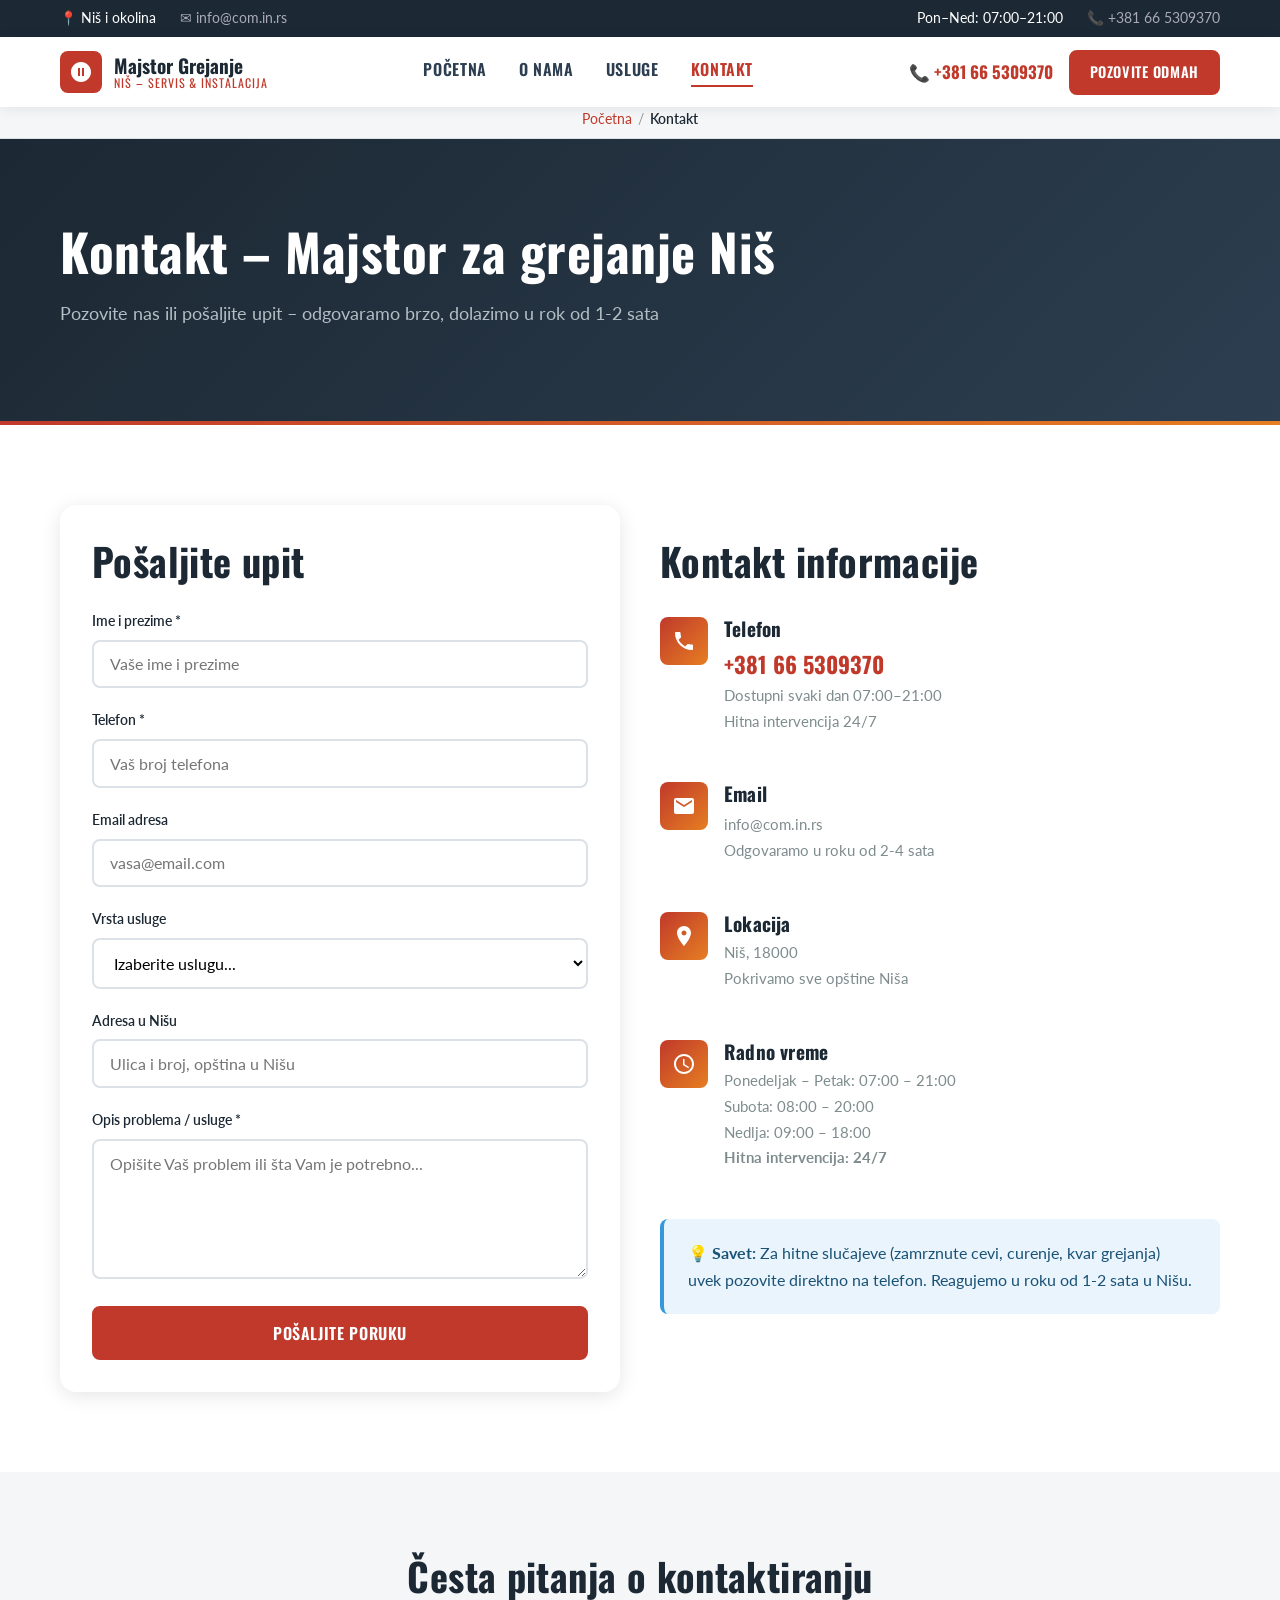
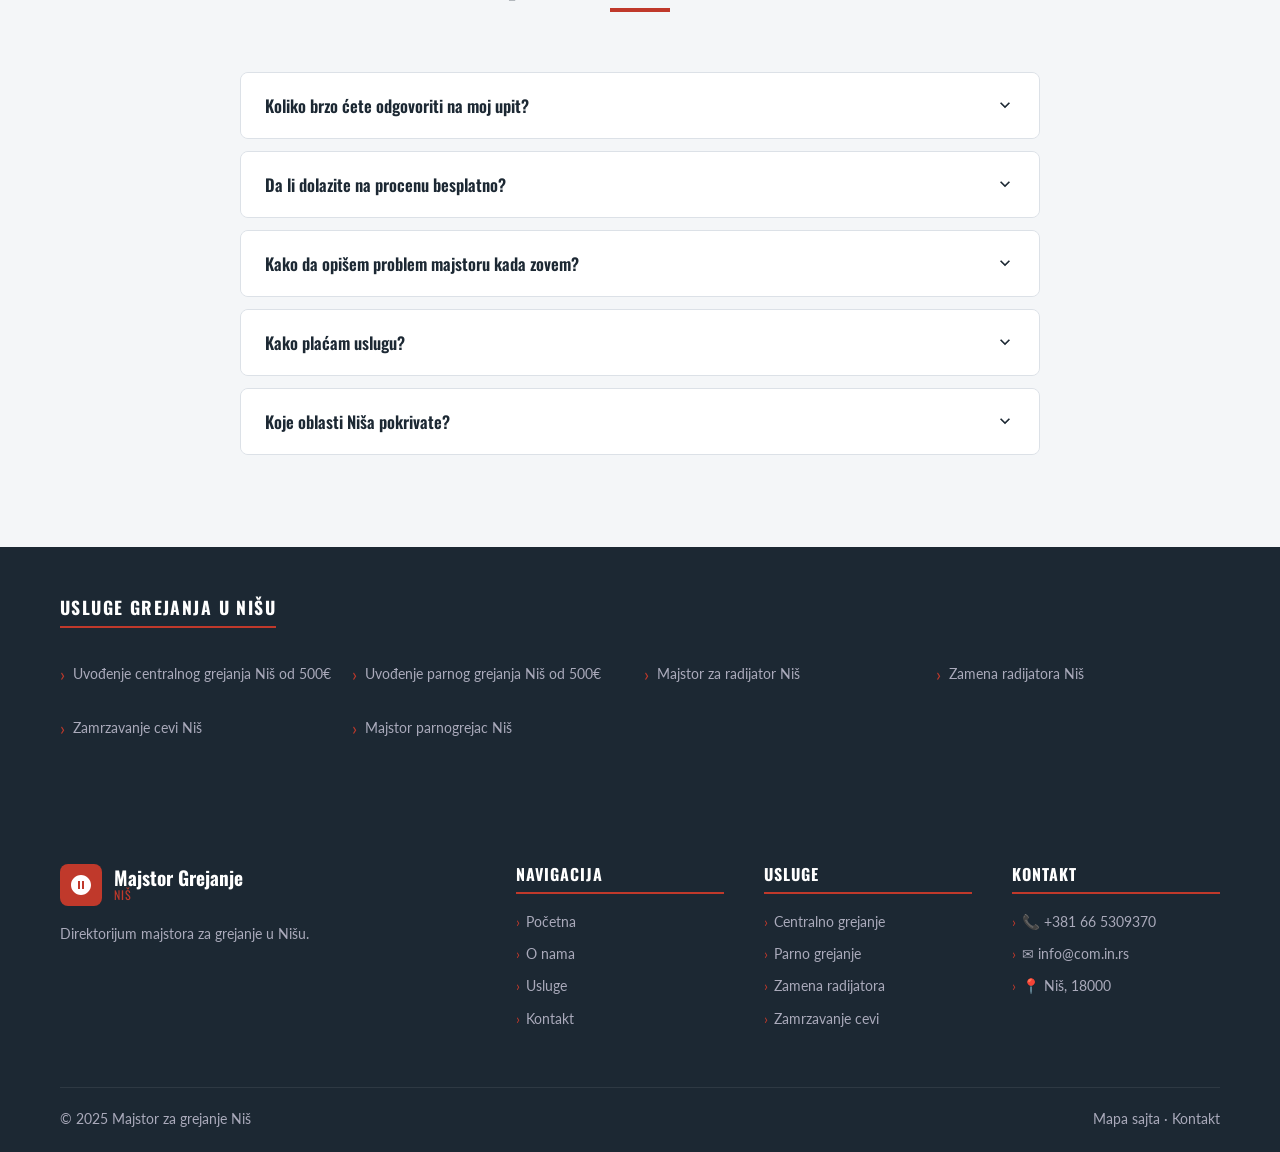
<file: kontakt.html>
<!DOCTYPE html>
<html lang="sr">
<head>
<meta charset="UTF-8">
<meta name="viewport" content="width=device-width,initial-scale=1.0">
<title>Kontakt | Majstor za grejanje Niš – pozovite odmah +381 66 5309370</title>
<meta name="description" content="Kontaktirajte majstora za grejanje u Nišu. Telefon: +381 66 5309370. Email: info@com.in.rs. Hitna intervencija 24h. Besplatna procena.">
<link rel="canonical" href="https://majstorzagrejanjenis.com.in.rs/kontakt.html">
<meta property="og:title" content="Kontakt | Majstor za grejanje Niš">
<meta property="og:description" content="Pozovite majstora za grejanje u Nišu – +381 66 5309370. Hitna intervencija 24h.">
<meta property="og:url" content="https://majstorzagrejanjenis.com.in.rs/kontakt.html">
<meta property="og:type" content="website">
<link rel="preconnect" href="https://fonts.googleapis.com">
<link href="https://fonts.googleapis.com/css2?family=Oswald:wght@400;600;700&family=Lato:wght@400;700&display=swap" rel="stylesheet">
<link rel="stylesheet" href="css/style.css">
<link rel="icon" href="favicon.svg" type="image/svg+xml">
<script type="application/ld+json">{"@context":"https://schema.org","@graph":[{"@type":"BreadcrumbList","itemListElement":[{"@type":"ListItem","position":1,"name":"Početna","item":"https://majstorzagrejanjenis.com.in.rs/"},{"@type":"ListItem","position":2,"name":"Kontakt","item":"https://majstorzagrejanjenis.com.in.rs/kontakt.html"}]},{"@type":"ContactPage","name":"Kontakt – Majstor za grejanje Niš","url":"https://majstorzagrejanjenis.com.in.rs/kontakt.html"}]}</script>
</head>
<body>
<div class="topbar"><div class="container"><div class="topbar-inner">
<div class="topbar-left"><span>📍 Niš i okolina</span><a href="mailto:info@com.in.rs">✉ info@com.in.rs</a></div>
<div class="topbar-right"><span>Pon–Ned: 07:00–21:00</span><a href="tel:+381665309370">📞 +381 66 5309370</a></div>
</div></div></div>
<nav class="navbar" role="navigation">
<div class="container"><div class="navbar-inner">
<a href="index.html" class="logo">
<div class="logo-icon"><svg viewBox="0 0 24 24"><path d="M12 2C6.48 2 2 6.48 2 12s4.48 10 10 10 10-4.48 10-10S17.52 2 12 2zm-1 14H9V8h2v8zm4 0h-2V8h2v8z"/></svg></div>
<div class="logo-text">Majstor Grejanje<span>Niš – Servis &amp; Instalacija</span></div>
</a>
<ul class="nav-menu">
<li><a href="index.html">Početna</a></li>
<li><a href="o-nama.html">O nama</a></li>
<li><a href="usluge.html">Usluge</a></li>
<li><a href="kontakt.html" class="active">Kontakt</a></li>
</ul>
<div class="nav-cta">
<a href="tel:+381665309370" class="nav-phone">📞 +381 66 5309370</a>
<a href="tel:+381665309370" class="btn btn-primary btn-sm">Pozovite odmah</a>
</div>
<button class="hamburger" aria-label="Otvori meni"><span></span><span></span><span></span></button>
</div></div>
</nav>

<nav class="breadcrumb"><div class="container"><ol class="breadcrumb-list">
<li><a href="index.html">Početna</a></li><li class="active">Kontakt</li>
</ol></div></nav>

<section class="content-hero">
<div class="container">
<h1>Kontakt – Majstor za grejanje Niš</h1>
<p>Pozovite nas ili pošaljite upit – odgovaramo brzo, dolazimo u rok od 1-2 sata</p>
</div>
</section>

<section class="section">
<div class="container">
<div class="contact-grid">
<div class="contact-form-wrap">
<h2 style="margin-bottom:1.5rem">Pošaljite upit</h2>
<form class="contact-form" novalidate>
<div class="form-group">
<label for="name">Ime i prezime *</label>
<input type="text" id="name" name="name" placeholder="Vaše ime i prezime" required>
</div>
<div class="form-group">
<label for="phone">Telefon *</label>
<input type="tel" id="phone" name="phone" placeholder="Vaš broj telefona" required>
</div>
<div class="form-group">
<label for="email">Email adresa</label>
<input type="email" id="email" name="email" placeholder="vasa@email.com">
</div>
<div class="form-group">
<label for="service">Vrsta usluge</label>
<select id="service" name="service">
<option value="">Izaberite uslugu...</option>
<option>Uvođenje centralnog grejanja</option>
<option>Uvođenje parnog grejanja</option>
<option>Zamena radijatora</option>
<option>Popravka radijatora</option>
<option>Zamrzavanje cevi – hitno</option>
<option>Servis kotla</option>
<option>Parnogrejač</option>
<option>Ostalo</option>
</select>
</div>
<div class="form-group">
<label for="address">Adresa u Nišu</label>
<input type="text" id="address" name="address" placeholder="Ulica i broj, opština u Nišu">
</div>
<div class="form-group">
<label for="message">Opis problema / usluge *</label>
<textarea id="message" name="message" placeholder="Opišite Vaš problem ili šta Vam je potrebno..." required></textarea>
</div>
<button type="submit" class="btn btn-primary" style="width:100%;justify-content:center">Pošaljite poruku</button>
</form>
</div>

<div class="contact-info-box">
<h2 style="margin-bottom:2rem">Kontakt informacije</h2>

<div class="contact-item" itemscope itemtype="https://schema.org/LocalBusiness">
<div class="contact-item-icon"><svg viewBox="0 0 24 24"><path d="M6.6 10.8c1.4 2.8 3.8 5.1 6.6 6.6l2.2-2.2c.3-.3.7-.4 1-.2 1.1.4 2.3.6 3.6.6.6 0 1 .4 1 1V20c0 .6-.4 1-1 1-9.4 0-17-7.6-17-17 0-.6.4-1 1-1h3.5c.6 0 1 .4 1 1 0 1.3.2 2.5.6 3.6.1.3 0 .7-.2 1L6.6 10.8z"/></svg></div>
<div>
<h4>Telefon</h4>
<a href="tel:+381665309370" itemprop="telephone" style="font-size:1.4rem;font-family:'Oswald',sans-serif;font-weight:700;color:var(--primary)">+381 66 5309370</a>
<p>Dostupni svaki dan 07:00–21:00<br>Hitna intervencija 24/7</p>
</div>
</div>

<div class="contact-item">
<div class="contact-item-icon"><svg viewBox="0 0 24 24"><path d="M20 4H4c-1.1 0-2 .9-2 2v12c0 1.1.9 2 2 2h16c1.1 0 2-.9 2-2V6c0-1.1-.9-2-2-2zm0 4l-8 5-8-5V6l8 5 8-5v2z"/></svg></div>
<div>
<h4>Email</h4>
<a href="mailto:info@com.in.rs">info@com.in.rs</a>
<p>Odgovaramo u roku od 2-4 sata</p>
</div>
</div>

<div class="contact-item">
<div class="contact-item-icon"><svg viewBox="0 0 24 24"><path d="M12 2C8.13 2 5 5.13 5 9c0 5.25 7 13 7 13s7-7.75 7-13c0-3.87-3.13-7-7-7zm0 9.5c-1.38 0-2.5-1.12-2.5-2.5s1.12-2.5 2.5-2.5 2.5 1.12 2.5 2.5-1.12 2.5-2.5 2.5z"/></svg></div>
<div>
<h4>Lokacija</h4>
<p>Niš, 18000<br>Pokrivamo sve opštine Niša</p>
</div>
</div>

<div class="contact-item">
<div class="contact-item-icon"><svg viewBox="0 0 24 24"><path d="M11.99 2C6.47 2 2 6.48 2 12s4.47 10 9.99 10C17.52 22 22 17.52 22 12S17.52 2 11.99 2zM12 20c-4.42 0-8-3.58-8-8s3.58-8 8-8 8 3.58 8 8-3.58 8-8 8zm.5-13H11v6l5.25 3.15.75-1.23-4.5-2.67V7z"/></svg></div>
<div>
<h4>Radno vreme</h4>
<p>Ponedeljak – Petak: 07:00 – 21:00<br>Subota: 08:00 – 20:00<br>Nedlja: 09:00 – 18:00<br><strong>Hitna intervencija: 24/7</strong></p>
</div>
</div>

<div class="notice notice-info">
<strong>💡 Savet:</strong> Za hitne slučajeve (zamrznute cevi, curenje, kvar grejanja) uvek pozovite direktno na telefon. Reagujemo u roku od 1-2 sata u Nišu.
</div>
</div>
</div>
</div>
</section>

<section class="section section-alt">
<div class="container">
<div class="section-title"><h2>Česta pitanja o kontaktiranju</h2></div>
<div class="faq-list">
<div class="faq-item">
<button class="faq-question">Koliko brzo ćete odgovoriti na moj upit?<span class="faq-arrow"><svg viewBox="0 0 24 24"><path d="M7.41 8.59L12 13.17l4.59-4.58L18 10l-6 6-6-6 1.41-1.41z"/></svg></span></button>
<div class="faq-answer"><div class="faq-answer-inner"><p>Na telefonske pozive odgovaramo odmah tokom radnog vremena (07-21h). Na email upite odgovaramo u roku od 2-4 sata. Za hitne slučajeve (zamrznute cevi, kvar grejanja), uvek pozovite telefon – ne čekajte email odgovor.</p></div></div>
</div>
<div class="faq-item">
<button class="faq-question">Da li dolazite na procenu besplatno?<span class="faq-arrow"><svg viewBox="0 0 24 24"><path d="M7.41 8.59L12 13.17l4.59-4.58L18 10l-6 6-6-6 1.41-1.41z"/></svg></span></button>
<div class="faq-answer"><div class="faq-answer-inner"><p>Da, besplatna procena i savet su deo naše usluge za stanove i kuće u Nišu. Majstor dolazi, pregleda situaciju i daje Vam ponudu bez obaveze. Ako prihvatite ponudu, tada se dogovaraju termini za rad.</p></div></div>
</div>
<div class="faq-item">
<button class="faq-question">Kako da opišem problem majstoru kada zovem?<span class="faq-arrow"><svg viewBox="0 0 24 24"><path d="M7.41 8.59L12 13.17l4.59-4.58L18 10l-6 6-6-6 1.41-1.41z"/></svg></span></button>
<div class="faq-answer"><div class="faq-answer-inner"><p>Što više detalja, to bolje. Recite: vrstu problema (curenje, ne greje, zamrznuto), gde se problem javlja (koji radijator, cev, kotao), kada se javio, tip grejanja (centralno, parno, kotao na gas/drvo). To pomaže majstoru da dođe sa pravim alatom i materijalom.</p></div></div>
</div>
<div class="faq-item">
<button class="faq-question">Kako plaćam uslugu?<span class="faq-arrow"><svg viewBox="0 0 24 24"><path d="M7.41 8.59L12 13.17l4.59-4.58L18 10l-6 6-6-6 1.41-1.41z"/></svg></span></button>
<div class="faq-answer"><div class="faq-answer-inner"><p>Plaćanje je gotovinom ili virmanski, direktno majstoru po završetku posla. Za veće radove (uvođenje grejanja) često se dogovara avansno plaćanje dela iznosa za nabavku materijala, a ostatak po završetku.</p></div></div>
</div>
<div class="faq-item">
<button class="faq-question">Koje oblasti Niša pokrivate?<span class="faq-arrow"><svg viewBox="0 0 24 24"><path d="M7.41 8.59L12 13.17l4.59-4.58L18 10l-6 6-6-6 1.41-1.41z"/></svg></span></button>
<div class="faq-answer"><div class="faq-answer-inner"><p>Pokrivamo ceo grad Niš: Medijanu, Palilulu, Pantelej, Crveni Krst, Nišku Banju, Čair, Dešimovac, Halino, Gornju i Donju Vrežinu, Prosek, Gabrovac i sva okolna sela. Dolazimo i u Aleksinac, Leskovac i Prokuplje na zahtev.</p></div></div>
</div>
</div>
</div>
</section>

<div class="internal-links"><div class="container"><h3>Usluge grejanja u Nišu</h3><div class="links-grid">
<a href="uvodjenje-centralnog-grejanja-nis.html">Uvođenje centralnog grejanja Niš od 500€</a>
<a href="uvodjenje-parnog-grejanja-nis.html">Uvođenje parnog grejanja Niš od 500€</a>
<a href="majstor-za-radijator-nis.html">Majstor za radijator Niš</a>
<a href="zamena-radijatora-nis.html">Zamena radijatora Niš</a>
<a href="zamrzavanje-cevi-nis.html">Zamrzavanje cevi Niš</a>
<a href="majstor-parnogrejac-nis.html">Majstor parnogrejac Niš</a>
</div></div></div>

<footer role="contentinfo"><div class="container">
<div class="footer-grid">
<div class="footer-brand"><a href="index.html" class="logo"><div class="logo-icon"><svg viewBox="0 0 24 24"><path d="M12 2C6.48 2 2 6.48 2 12s4.48 10 10 10 10-4.48 10-10S17.52 2 12 2zm-1 14H9V8h2v8zm4 0h-2V8h2v8z"/></svg></div><div class="logo-text" style="color:#fff">Majstor Grejanje<span>Niš</span></div></a><p>Direktorijum majstora za grejanje u Nišu.</p></div>
<div class="footer-col"><h4>Navigacija</h4><ul><li><a href="index.html">Početna</a></li><li><a href="o-nama.html">O nama</a></li><li><a href="usluge.html">Usluge</a></li><li><a href="kontakt.html">Kontakt</a></li></ul></div>
<div class="footer-col"><h4>Usluge</h4><ul>
<li><a href="uvodjenje-centralnog-grejanja-nis.html">Centralno grejanje</a></li>
<li><a href="uvodjenje-parnog-grejanja-nis.html">Parno grejanje</a></li>
<li><a href="zamena-radijatora-nis.html">Zamena radijatora</a></li>
<li><a href="zamrzavanje-cevi-nis.html">Zamrzavanje cevi</a></li>
</ul></div>
<div class="footer-col"><h4>Kontakt</h4><ul>
<li><a href="tel:+381665309370">📞 +381 66 5309370</a></li>
<li><a href="mailto:info@com.in.rs">✉ info@com.in.rs</a></li>
<li><a href="#">📍 Niš, 18000</a></li>
</ul></div>
</div>
<div class="footer-bottom">
<span>© 2025 Majstor za grejanje Niš</span>
<span><a href="sitemap.xml">Mapa sajta</a> · <a href="kontakt.html">Kontakt</a></span>
</div>
</div></footer>
<script src="js/script.js" defer></script>
</body>
</html>
</file>
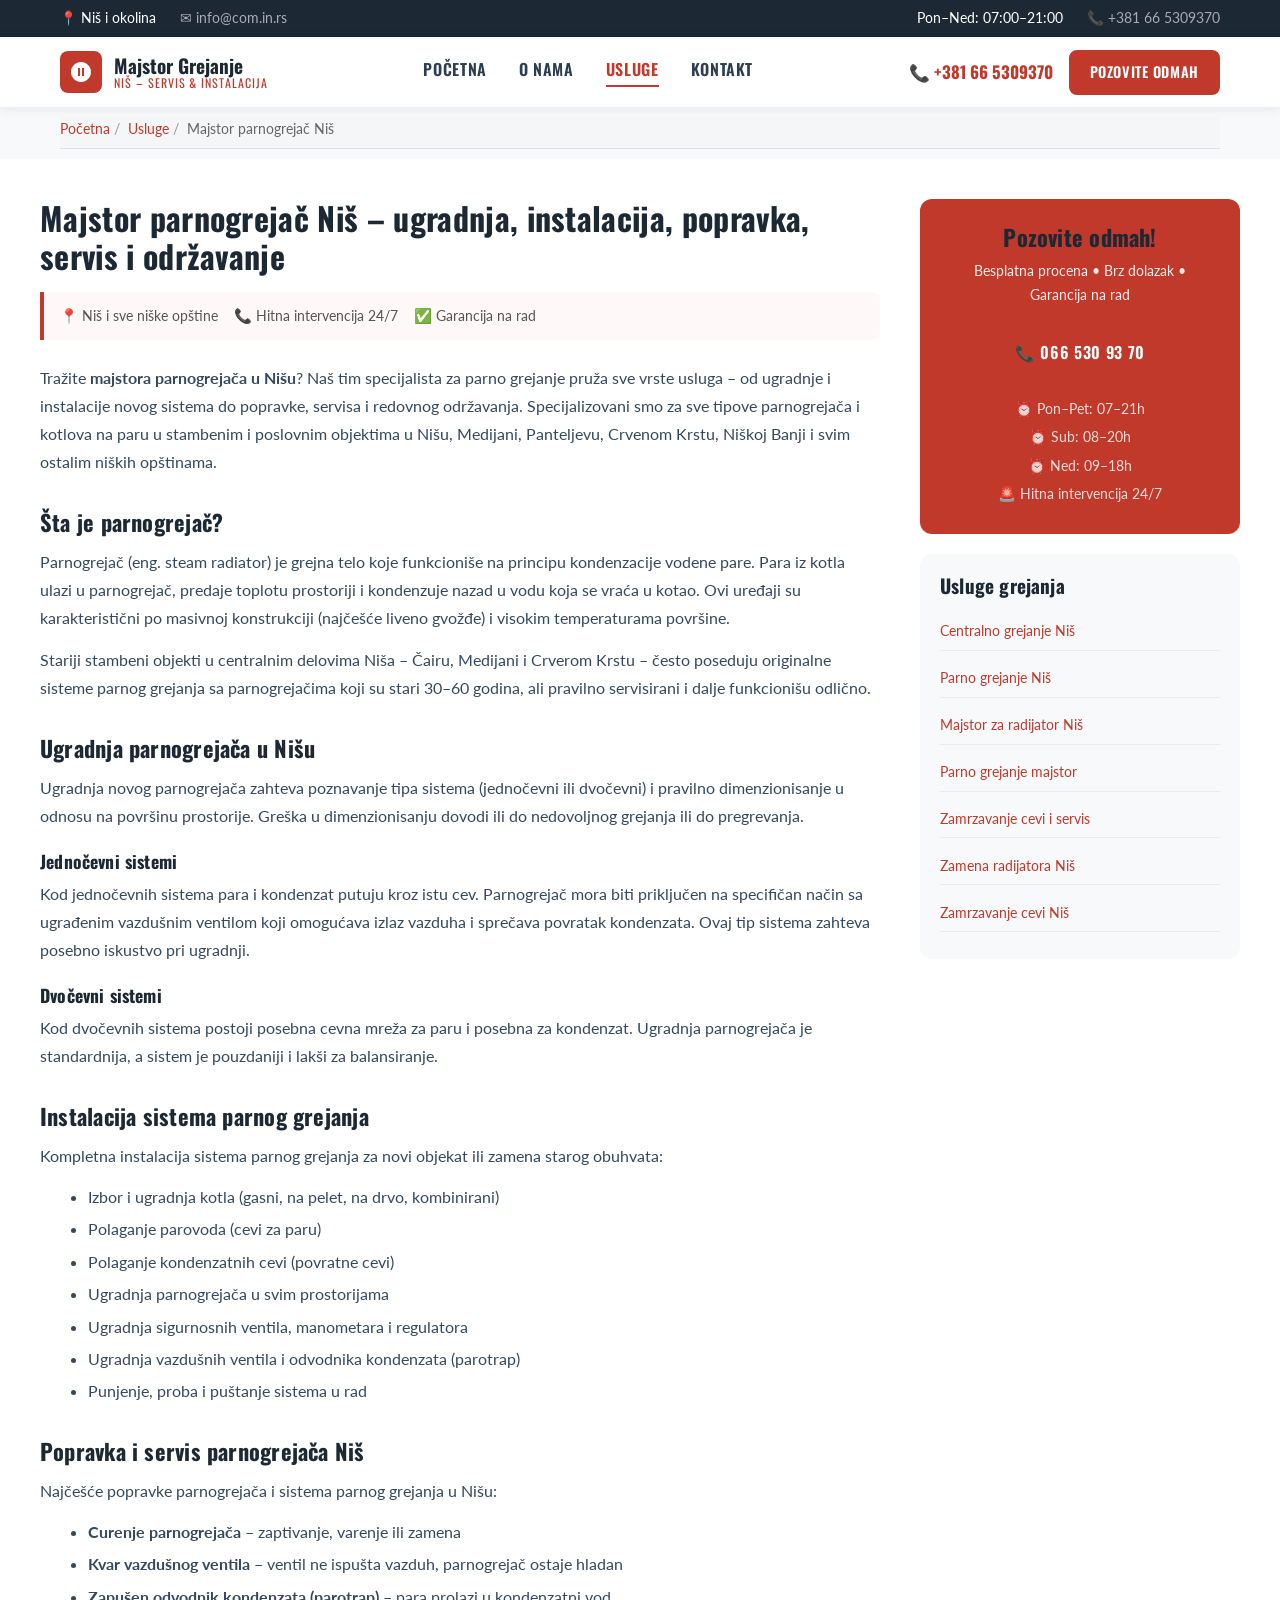
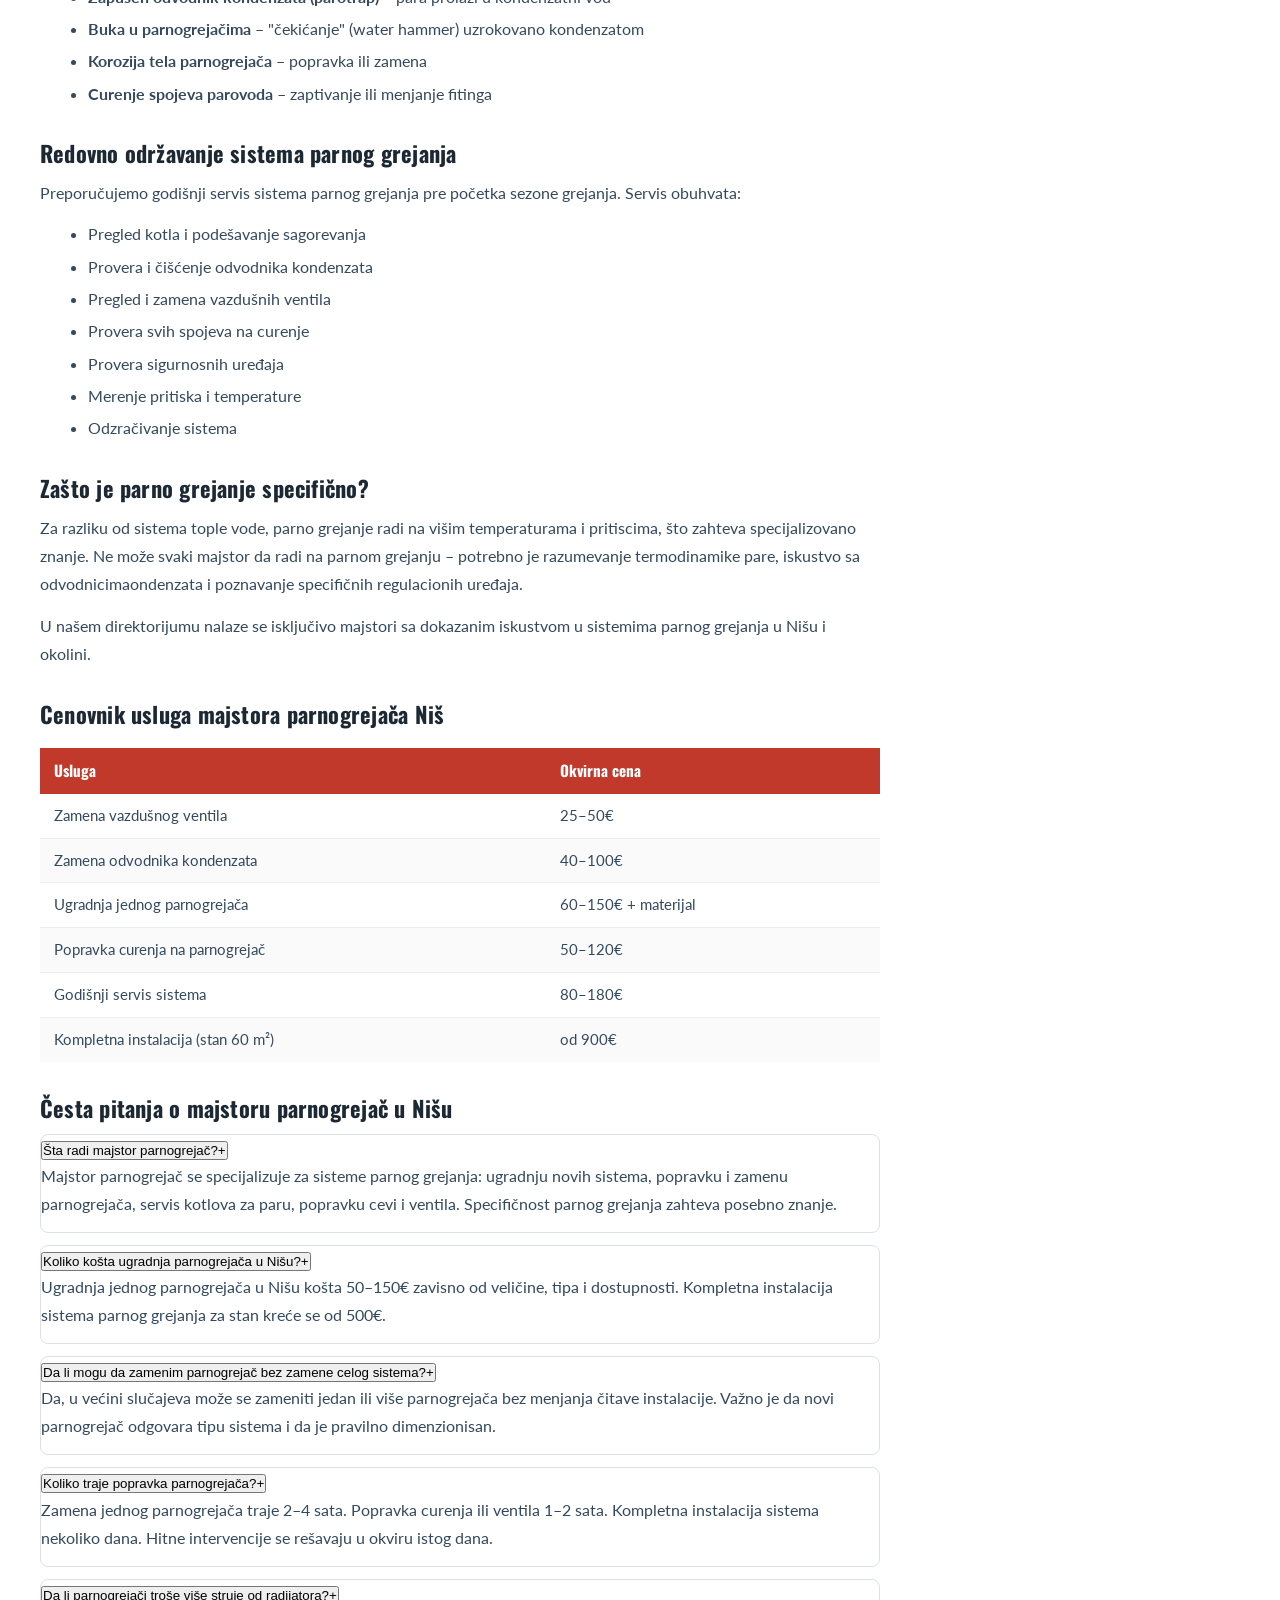
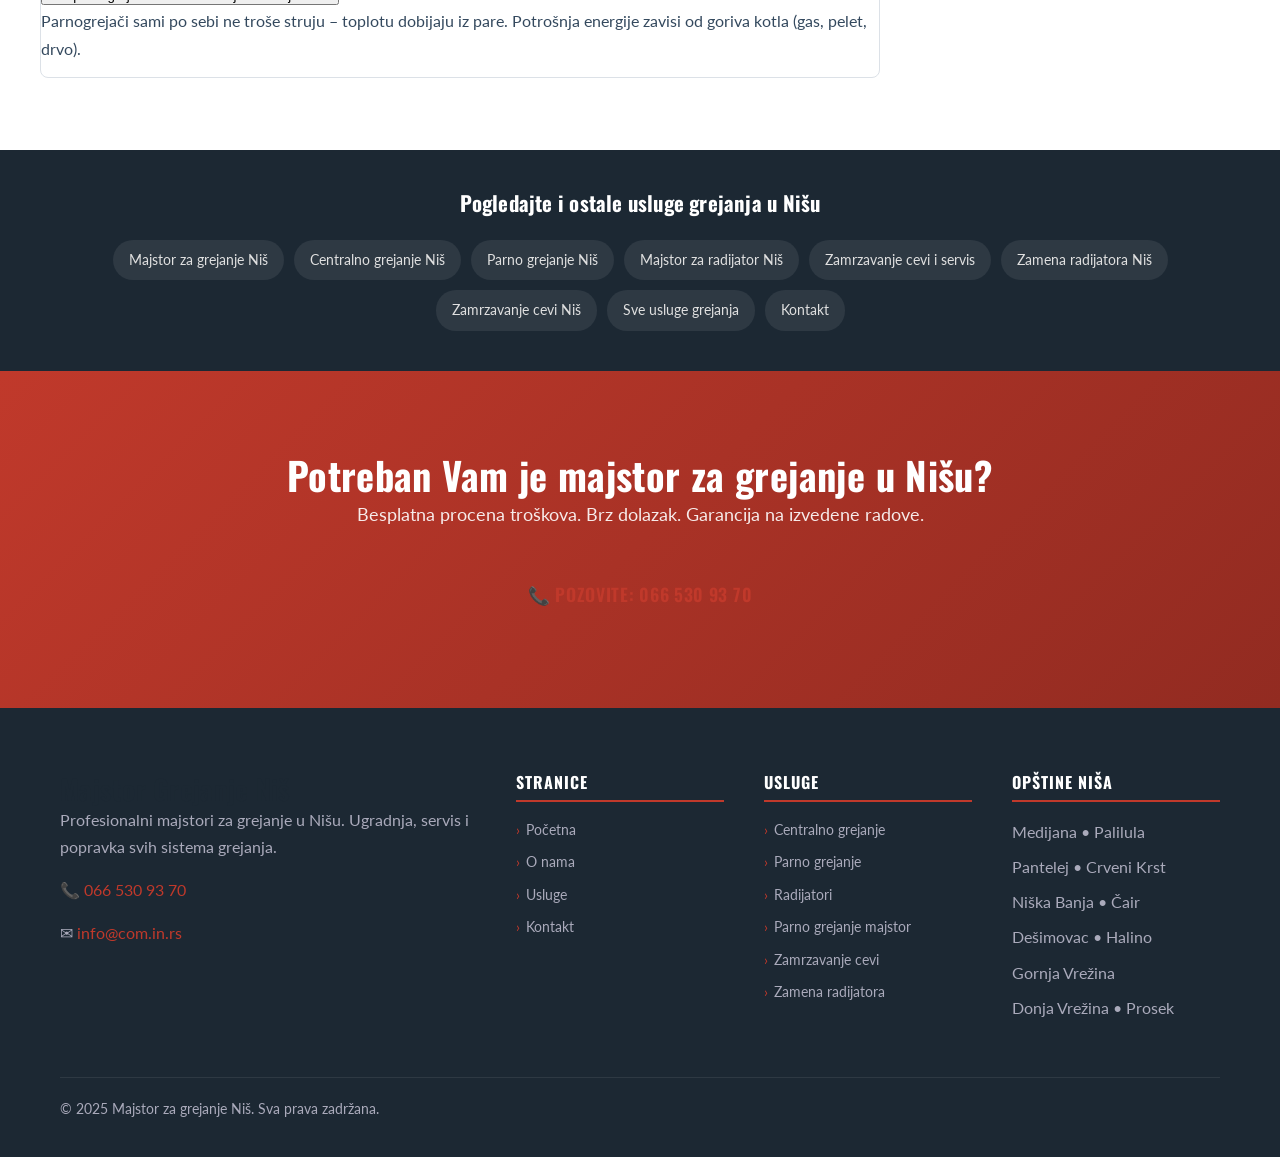
<file: majstor-parnogrejac-nis.html>
<!DOCTYPE html>
<html lang="sr">
<head>
<meta charset="UTF-8">
<meta name="viewport" content="width=device-width,initial-scale=1.0">
<title>Majstor parnogrejač Niš | Ugradnja, instalacija, popravka, servis i održavanje</title>
<meta name="description" content="Majstor parnogrejač u Nišu – ugradnja, instalacija, popravka i servis sistema parnog grejanja. Specijalizovani stručnjaci. Brz dolazak u sve niške opštine. 24/7.">
<link rel="canonical" href="https://majstorzagrejanjenis.com.in.rs/majstor-parnogrejac-nis.html">
<meta property="og:title" content="Majstor parnogrejač Niš | Ugradnja, instalacija, popravka, servis i održavanje">
<meta property="og:description" content="Majstor parnogrejač u Nišu – ugradnja, instalacija, popravka i servis sistema parnog grejanja. Specijalizovani stručnjaci. Brz dolazak u sve niške opštine. 24/7.">
<meta property="og:url" content="https://majstorzagrejanjenis.com.in.rs/majstor-parnogrejac-nis.html">
<meta property="og:type" content="website">
<meta property="og:site_name" content="Majstor za grejanje Niš">
<meta name="twitter:card" content="summary_large_image">
<meta name="twitter:title" content="Majstor parnogrejač Niš | Ugradnja, instalacija, popravka, servis i održavanje">
<meta name="twitter:description" content="Majstor parnogrejač u Nišu – ugradnja, instalacija, popravka i servis sistema parnog grejanja. Specijalizovani stručnjaci. Brz dolazak u sve niške opštine. 24/7.">
<link rel="preconnect" href="https://fonts.googleapis.com">
<link href="https://fonts.googleapis.com/css2?family=Oswald:wght@400;600;700&family=Lato:wght@400;700&display=swap" rel="stylesheet">
<link rel="stylesheet" href="css/style.css">
<link rel="icon" href="favicon.svg" type="image/svg+xml">
<script type="application/ld+json">{"@context":"https://schema.org","@graph":[
{"@type":"BreadcrumbList","itemListElement":[
{"@type":"ListItem","position":1,"name":"Početna","item":"https://majstorzagrejanjenis.com.in.rs/"},
{"@type":"ListItem","position":2,"name":"Usluge","item":"https://majstorzagrejanjenis.com.in.rs/usluge.html"},
{"@type":"ListItem","position":3,"name":"Majstor parnogrejač Niš","item":"https://majstorzagrejanjenis.com.in.rs/majstor-parnogrejac-nis.html"}
]},
{"@type":"FAQPage","mainEntity":[
{"@type":"Question","name":"Šta radi majstor parnogrejač?","acceptedAnswer":{"@type":"Answer","text":"Majstor parnogrejač se specijalizuje za sisteme parnog grejanja: ugradnju novih sistema, popravku i zamenu parnogrejača (grejnih tela), servis kotlova za paru, popravku cevi i ventila. Specifičnost parnog grejanja zahteva posebno znanje koje ne poseduje svaki majstor grejanja."}},
{"@type":"Question","name":"Koliko košta ugradnja parnogrejača u Nišu?","acceptedAnswer":{"@type":"Answer","text":"Ugradnja jednog parnogrejača u Nišu košta 50–150€ zavisno od veličine, tipa i dostupnosti. Kompletna instalacija sistema parnog grejanja za stan kreće se od 500€. Materijal nije uključen u cenu usluge."}},
{"@type":"Question","name":"Da li mogu da zamenim parnogrejač bez zamene celog sistema?","acceptedAnswer":{"@type":"Answer","text":"Da, u većini slučajeva može se zameniti jedan ili više parnogrejača bez menjanja čitave instalacije. Važno je da novi parnogrejač odgovara tipu sistema (jednočevni ili dvočevni) i da je pravilno dimenzionisan."}},
{"@type":"Question","name":"Koliko traje popravka parnogrejača?","acceptedAnswer":{"@type":"Answer","text":"Zamena jednog parnogrejača traje 2–4 sata. Popravka curenja ili ventila 1–2 sata. Kompletna instalacija sistema nekoliko dana. Hitne intervencije se rešavaju u okviru istog dana."}},
{"@type":"Question","name":"Da li parnogrejači troše više struje od radijatora?","acceptedAnswer":{"@type":"Answer","text":"Parnogrejači sami po sebi ne troše struju – toplotu dobijaju iz pare. Potrošnja energije zavisi od goriva kotla (gas, pelet, drvo). Sistemi parnog grejanja mogu biti veoma ekonomični uz moderan kondenzacioni kotao."}}
]},
{"@type":"LocalBusiness","name":"Majstor za grejanje Niš","telephone":"+381665309370","url":"https://majstorzagrejanjenis.com.in.rs/","address":{"@type":"PostalAddress","addressLocality":"Niš","postalCode":"18000","addressCountry":"RS"}}
]}</script>
</head>
<body>
<div class="topbar"><div class="container"><div class="topbar-inner">
<div class="topbar-left"><span>📍 Niš i okolina</span><a href="mailto:info@com.in.rs">✉ info@com.in.rs</a></div>
<div class="topbar-right"><span>Pon–Ned: 07:00–21:00</span><a href="tel:+381665309370">📞 +381 66 5309370</a></div>
</div></div></div>
<nav class="navbar" role="navigation">
<div class="container"><div class="navbar-inner">
<a href="index.html" class="logo">
<div class="logo-icon"><svg viewBox="0 0 24 24"><path d="M12 2C6.48 2 2 6.48 2 12s4.48 10 10 10 10-4.48 10-10S17.52 2 12 2zm-1 14H9V8h2v8zm4 0h-2V8h2v8z"/></svg></div>
<div class="logo-text">Majstor Grejanje<span>Niš – Servis &amp; Instalacija</span></div>
</a>
<ul class="nav-menu">
<li><a href="index.html">Početna</a></li>
<li><a href="o-nama.html">O nama</a></li>
<li><a href="usluge.html" class="active">Usluge</a></li>
<li><a href="kontakt.html">Kontakt</a></li>
</ul>
<div class="nav-cta">
<a href="tel:+381665309370" class="nav-phone">📞 +381 66 5309370</a>
<a href="tel:+381665309370" class="btn btn-primary btn-sm">Pozovite odmah</a>
</div>
<button class="hamburger" aria-label="Meni"><span></span><span></span><span></span></button>
</div></div></nav>
<nav class="breadcrumb-nav" aria-label="Breadcrumb">
<div class="container">
<ol class="breadcrumb">
<li><a href="index.html">Početna</a></li>
<li><a href="usluge.html">Usluge</a></li>
<li aria-current="page">Majstor parnogrejač Niš</li>
</ol>
</div>
</nav>
<div class="page-layout container">
<main class="page-main">

<article class="seo-article">
<h1>Majstor parnogrejač Niš – ugradnja, instalacija, popravka, servis i održavanje</h1>
<div class="article-meta"><span>📍 Niš i sve niške opštine</span><span>📞 Hitna intervencija 24/7</span><span>✅ Garancija na rad</span></div>

<p>Tražite <strong>majstora parnogrejača u Nišu</strong>? Naš tim specijalista za parno grejanje pruža sve vrste usluga – od ugradnje i instalacije novog sistema do popravke, servisa i redovnog održavanja. Specijalizovani smo za sve tipove parnogrejača i kotlova na paru u stambenim i poslovnim objektima u Nišu, Medijani, Panteljevu, Crvenom Krstu, Niškoj Banji i svim ostalim niških opštinama.</p>

<h2>Šta je parnogrejač?</h2>
<p>Parnogrejač (eng. steam radiator) je grejna telo koje funkcioniše na principu kondenzacije vodene pare. Para iz kotla ulazi u parnogrejač, predaje toplotu prostoriji i kondenzuje nazad u vodu koja se vraća u kotao. Ovi uređaji su karakteristični po masivnoj konstrukciji (najčešće liveno gvožđe) i visokim temperaturama površine.</p>
<p>Stariji stambeni objekti u centralnim delovima Niša – Čairu, Medijani i Crverom Krstu – često poseduju originalne sisteme parnog grejanja sa parnogrejačima koji su stari 30–60 godina, ali pravilno servisirani i dalje funkcionišu odlično.</p>

<h2>Ugradnja parnogrejača u Nišu</h2>
<p>Ugradnja novog parnogrejača zahteva poznavanje tipa sistema (jednočevni ili dvočevni) i pravilno dimenzionisanje u odnosu na površinu prostorije. Greška u dimenzionisanju dovodi ili do nedovoljnog grejanja ili do pregrevanja.</p>
<h3>Jednočevni sistemi</h3>
<p>Kod jednočevnih sistema para i kondenzat putuju kroz istu cev. Parnogrejač mora biti priključen na specifičan način sa ugrađenim vazdušnim ventilom koji omogućava izlaz vazduha i sprečava povratak kondenzata. Ovaj tip sistema zahteva posebno iskustvo pri ugradnji.</p>
<h3>Dvočevni sistemi</h3>
<p>Kod dvočevnih sistema postoji posebna cevna mreža za paru i posebna za kondenzat. Ugradnja parnogrejača je standardnija, a sistem je pouzdaniji i lakši za balansiranje.</p>

<h2>Instalacija sistema parnog grejanja</h2>
<p>Kompletna instalacija sistema parnog grejanja za novi objekat ili zamena starog obuhvata:</p>
<ul>
<li>Izbor i ugradnja kotla (gasni, na pelet, na drvo, kombinirani)</li>
<li>Polaganje parovoda (cevi za paru)</li>
<li>Polaganje kondenzatnih cevi (povratne cevi)</li>
<li>Ugradnja parnogrejača u svim prostorijama</li>
<li>Ugradnja sigurnosnih ventila, manometara i regulatora</li>
<li>Ugradnja vazdušnih ventila i odvodnika kondenzata (parotrap)</li>
<li>Punjenje, proba i puštanje sistema u rad</li>
</ul>

<h2>Popravka i servis parnogrejača Niš</h2>
<p>Najčešće popravke parnogrejača i sistema parnog grejanja u Nišu:</p>
<ul>
<li><strong>Curenje parnogrejača</strong> – zaptivanje, varenje ili zamena</li>
<li><strong>Kvar vazdušnog ventila</strong> – ventil ne ispušta vazduh, parnogrejač ostaje hladan</li>
<li><strong>Zapušen odvodnik kondenzata (parotrap)</strong> – para prolazi u kondenzatni vod</li>
<li><strong>Buka u parnogrejačima</strong> – "čekićanje" (water hammer) uzrokovano kondenzatom</li>
<li><strong>Korozija tela parnogrejača</strong> – popravka ili zamena</li>
<li><strong>Curenje spojeva parovoda</strong> – zaptivanje ili menjanje fitinga</li>
</ul>

<h2>Redovno održavanje sistema parnog grejanja</h2>
<p>Preporučujemo godišnji servis sistema parnog grejanja pre početka sezone grejanja. Servis obuhvata:</p>
<ul>
<li>Pregled kotla i podešavanje sagorevanja</li>
<li>Provera i čišćenje odvodnika kondenzata</li>
<li>Pregled i zamena vazdušnih ventila</li>
<li>Provera svih spojeva na curenje</li>
<li>Provera sigurnosnih uređaja</li>
<li>Merenje pritiska i temperature</li>
<li>Odzračivanje sistema</li>
</ul>

<h2>Zašto je parno grejanje specifično?</h2>
<p>Za razliku od sistema tople vode, parno grejanje radi na višim temperaturama i pritiscima, što zahteva specijalizovano znanje. Ne može svaki majstor da radi na parnom grejanju – potrebno je razumevanje termodinamike pare, iskustvo sa odvodnicimaondenzata i poznavanje specifičnih regulacionih uređaja.</p>
<p>U našem direktorijumu nalaze se isključivo majstori sa dokazanim iskustvom u sistemima parnog grejanja u Nišu i okolini.</p>

<h2>Cenovnik usluga majstora parnogrejača Niš</h2>
<div class="price-table">
<table>
<thead><tr><th>Usluga</th><th>Okvirna cena</th></tr></thead>
<tbody>
<tr><td>Zamena vazdušnog ventila</td><td>25–50€</td></tr>
<tr><td>Zamena odvodnika kondenzata</td><td>40–100€</td></tr>
<tr><td>Ugradnja jednog parnogrejača</td><td>60–150€ + materijal</td></tr>
<tr><td>Popravka curenja na parnogrejač</td><td>50–120€</td></tr>
<tr><td>Godišnji servis sistema</td><td>80–180€</td></tr>
<tr><td>Kompletna instalacija (stan 60 m²)</td><td>od 900€</td></tr>
</tbody>
</table>
</div>

<h2>Česta pitanja o majstoru parnogrejač u Nišu</h2>
<div class="faq-container">
<div class="faq-item"><button class="faq-q">Šta radi majstor parnogrejač?<span class="faq-icon">+</span></button><div class="faq-a"><p>Majstor parnogrejač se specijalizuje za sisteme parnog grejanja: ugradnju novih sistema, popravku i zamenu parnogrejača, servis kotlova za paru, popravku cevi i ventila. Specifičnost parnog grejanja zahteva posebno znanje.</p></div></div><div class="faq-item"><button class="faq-q">Koliko košta ugradnja parnogrejača u Nišu?<span class="faq-icon">+</span></button><div class="faq-a"><p>Ugradnja jednog parnogrejača u Nišu košta 50–150€ zavisno od veličine, tipa i dostupnosti. Kompletna instalacija sistema parnog grejanja za stan kreće se od 500€.</p></div></div><div class="faq-item"><button class="faq-q">Da li mogu da zamenim parnogrejač bez zamene celog sistema?<span class="faq-icon">+</span></button><div class="faq-a"><p>Da, u većini slučajeva može se zameniti jedan ili više parnogrejača bez menjanja čitave instalacije. Važno je da novi parnogrejač odgovara tipu sistema i da je pravilno dimenzionisan.</p></div></div><div class="faq-item"><button class="faq-q">Koliko traje popravka parnogrejača?<span class="faq-icon">+</span></button><div class="faq-a"><p>Zamena jednog parnogrejača traje 2–4 sata. Popravka curenja ili ventila 1–2 sata. Kompletna instalacija sistema nekoliko dana. Hitne intervencije se rešavaju u okviru istog dana.</p></div></div><div class="faq-item"><button class="faq-q">Da li parnogrejači troše više struje od radijatora?<span class="faq-icon">+</span></button><div class="faq-a"><p>Parnogrejači sami po sebi ne troše struju – toplotu dobijaju iz pare. Potrošnja energije zavisi od goriva kotla (gas, pelet, drvo).</p></div></div>
</div>
</article>
</main>
<aside class="sidebar">
<div class="sidebar-cta">
<h3>Pozovite odmah!</h3>
<p>Besplatna procena • Brz dolazak • Garancija na rad</p>
<a href="tel:+381665309370" class="btn btn-primary btn-block">📞 066 530 93 70</a>
<div class="sidebar-info">
<p>⏰ Pon–Pet: 07–21h</p>
<p>⏰ Sub: 08–20h</p>
<p>⏰ Ned: 09–18h</p>
<p>🚨 Hitna intervencija 24/7</p>
</div>
</div>
<div class="sidebar-links">
<h4>Usluge grejanja</h4>
<ul>
<li><a href="uvodjenje-centralnog-grejanja-nis.html">Centralno grejanje Niš</a></li>
<li><a href="uvodjenje-parnog-grejanja-nis.html">Parno grejanje Niš</a></li>
<li><a href="majstor-za-radijator-nis.html">Majstor za radijator Niš</a></li>
<li><a href="majstor-parnogrejac-nis.html">Parno grejanje majstor</a></li>
<li><a href="zamrzavanje-cevi-servisiranje-grejnih-tela-nis.html">Zamrzavanje cevi i servis</a></li>
<li><a href="zamena-radijatora-nis.html">Zamena radijatora Niš</a></li>
<li><a href="zamrzavanje-cevi-nis.html">Zamrzavanje cevi Niš</a></li>
</ul>
</div>
</aside>
</div>
<section class="internal-links-section"><div class="container">
<h2>Pogledajte i ostale usluge grejanja u Nišu</h2>
<div class="internal-links-grid"><a href="index.html" class="internal-link">Majstor za grejanje Niš</a><a href="uvodjenje-centralnog-grejanja-nis.html" class="internal-link">Centralno grejanje Niš</a><a href="uvodjenje-parnog-grejanja-nis.html" class="internal-link">Parno grejanje Niš</a><a href="majstor-za-radijator-nis.html" class="internal-link">Majstor za radijator Niš</a><a href="zamrzavanje-cevi-servisiranje-grejnih-tela-nis.html" class="internal-link">Zamrzavanje cevi i servis</a><a href="zamena-radijatora-nis.html" class="internal-link">Zamena radijatora Niš</a><a href="zamrzavanje-cevi-nis.html" class="internal-link">Zamrzavanje cevi Niš</a><a href="usluge.html" class="internal-link">Sve usluge grejanja</a><a href="kontakt.html" class="internal-link">Kontakt</a></div>
</div></section>
<section class="cta-section"><div class="container"><div class="cta-inner">
<h2>Potreban Vam je majstor za grejanje u Nišu?</h2>
<p>Besplatna procena troškova. Brz dolazak. Garancija na izvedene radove.</p>
<a href="tel:+381665309370" class="btn btn-white btn-lg">📞 Pozovite: 066 530 93 70</a>
</div></div></section>
<footer class="footer">
<div class="container">
<div class="footer-grid">
<div class="footer-col">
<h3>Majstor Grejanje Niš</h3>
<p>Profesionalni majstori za grejanje u Nišu. Ugradnja, servis i popravka svih sistema grejanja.</p>
<p>📞 <a href="tel:+381665309370">066 530 93 70</a></p>
<p>✉ <a href="mailto:info@com.in.rs">info@com.in.rs</a></p>
</div>
<div class="footer-col">
<h4>Stranice</h4>
<ul>
<li><a href="index.html">Početna</a></li>
<li><a href="o-nama.html">O nama</a></li>
<li><a href="usluge.html">Usluge</a></li>
<li><a href="kontakt.html">Kontakt</a></li>
</ul>
</div>
<div class="footer-col">
<h4>Usluge</h4>
<ul>
<li><a href="uvodjenje-centralnog-grejanja-nis.html">Centralno grejanje</a></li>
<li><a href="uvodjenje-parnog-grejanja-nis.html">Parno grejanje</a></li>
<li><a href="majstor-za-radijator-nis.html">Radijatori</a></li>
<li><a href="majstor-parnogrejac-nis.html">Parno grejanje majstor</a></li>
<li><a href="zamrzavanje-cevi-servisiranje-grejnih-tela-nis.html">Zamrzavanje cevi</a></li>
<li><a href="zamena-radijatora-nis.html">Zamena radijatora</a></li>
</ul>
</div>
<div class="footer-col">
<h4>Opštine Niša</h4>
<ul>
<li>Medijana • Palilula</li>
<li>Pantelej • Crveni Krst</li>
<li>Niška Banja • Čair</li>
<li>Dešimovac • Halino</li>
<li>Gornja Vrežina</li>
<li>Donja Vrežina • Prosek</li>
</ul>
</div>
</div>
<div class="footer-bottom">
<p>© 2025 Majstor za grejanje Niš. Sva prava zadržana.</p>
</div>
</div>
</footer>
<script src="js/script.js"></script>
</body>
</html>
</file>
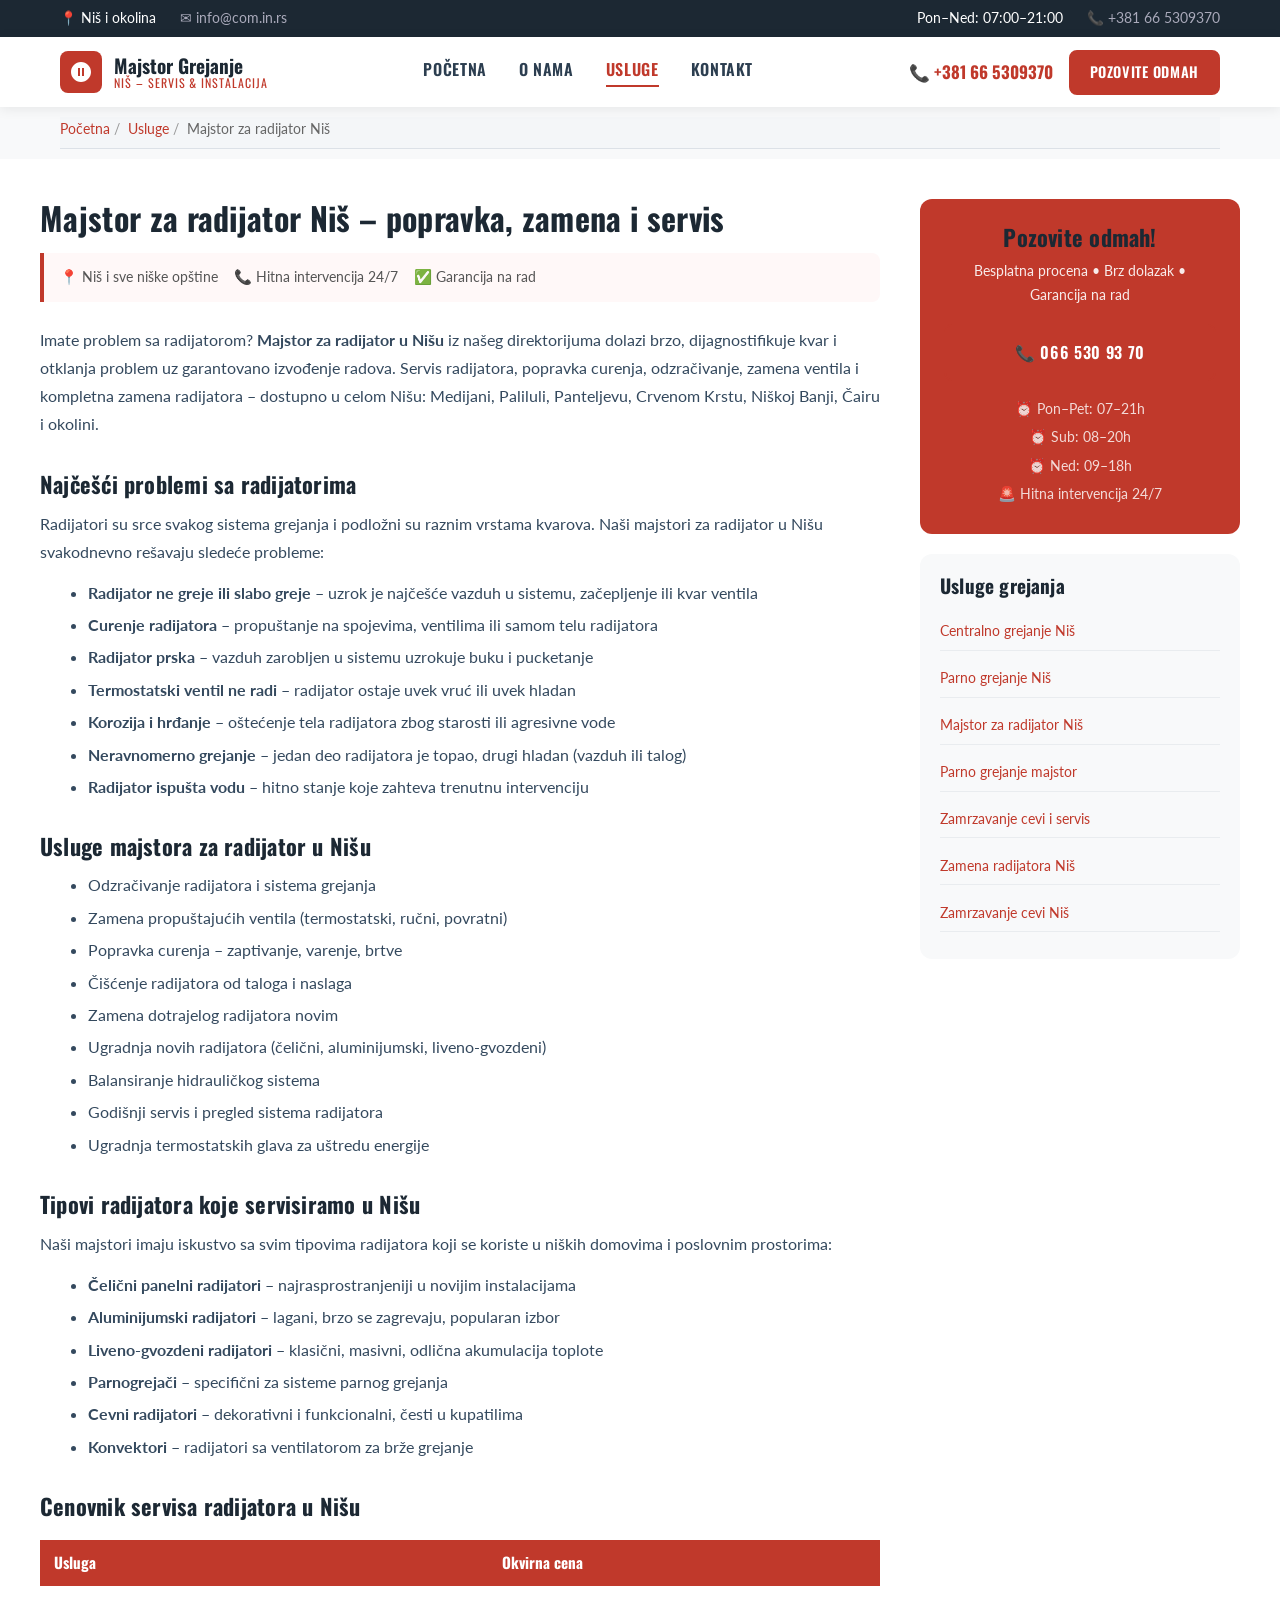
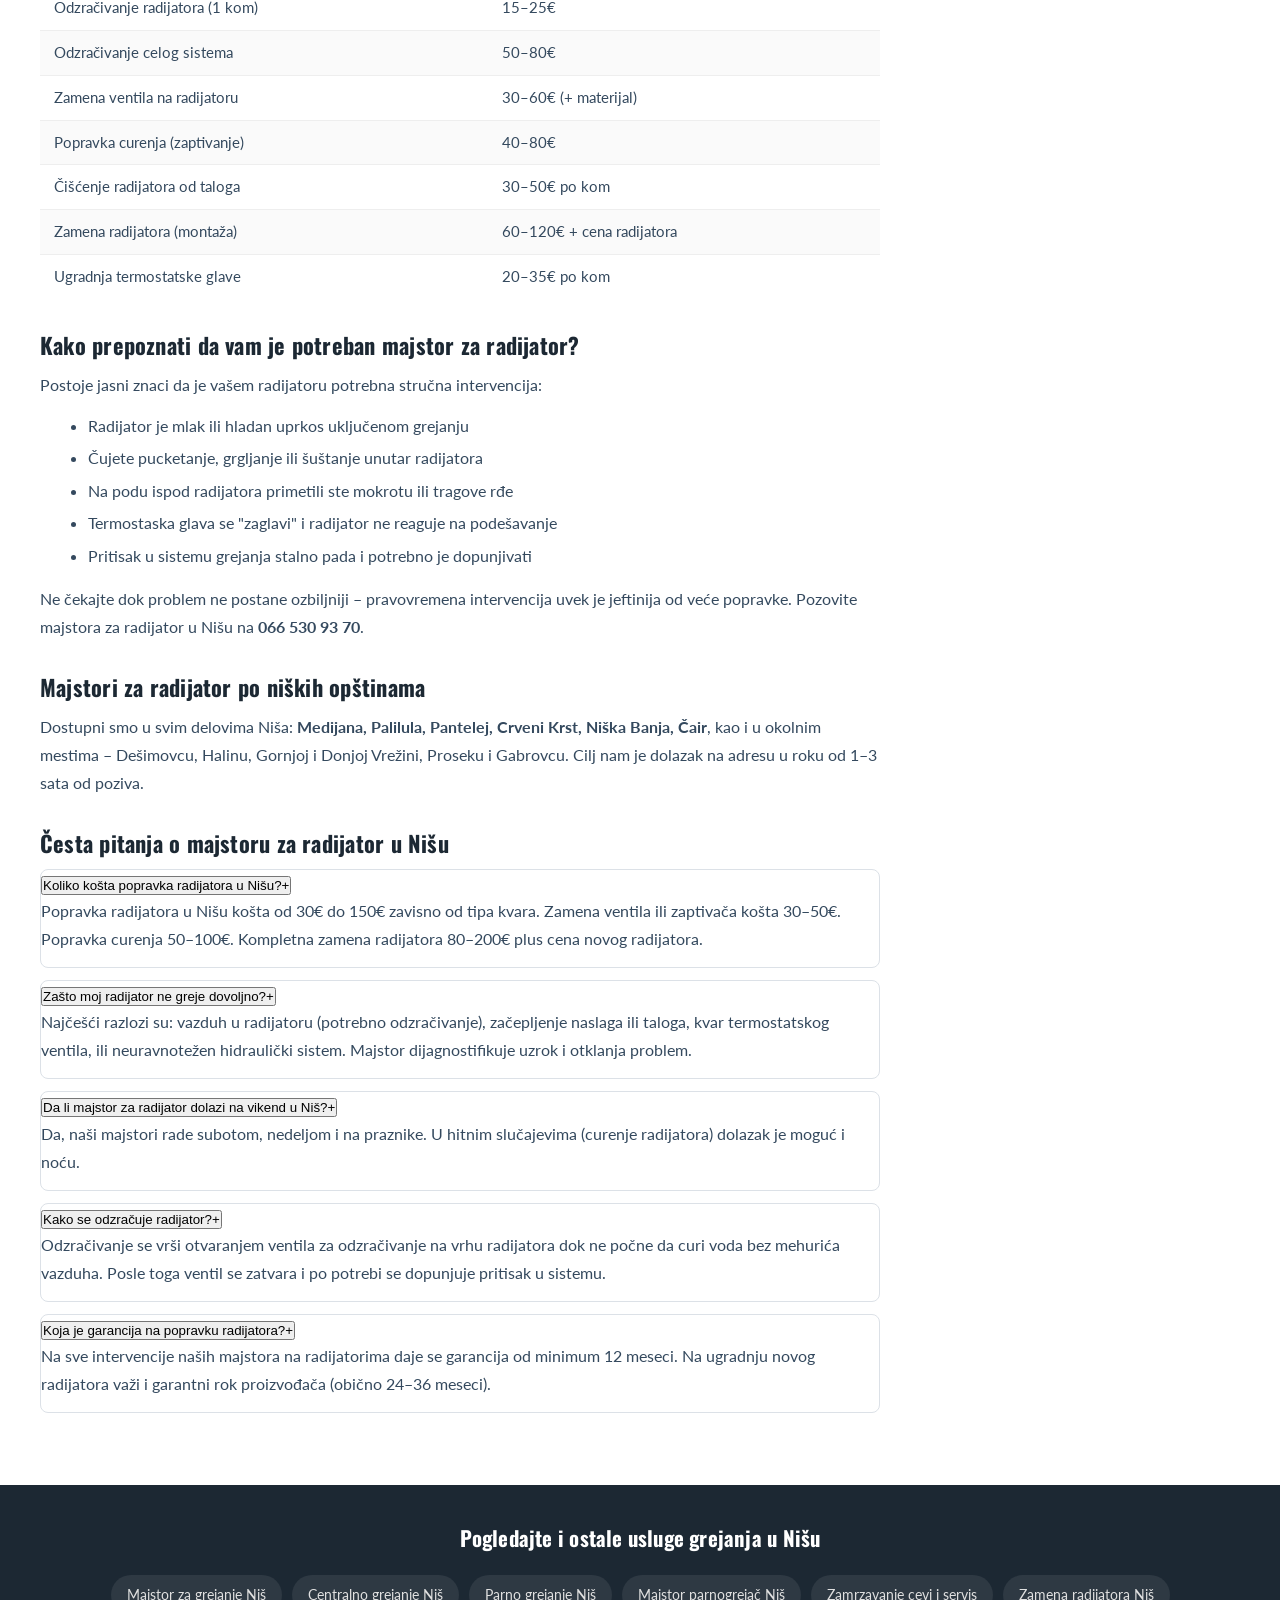
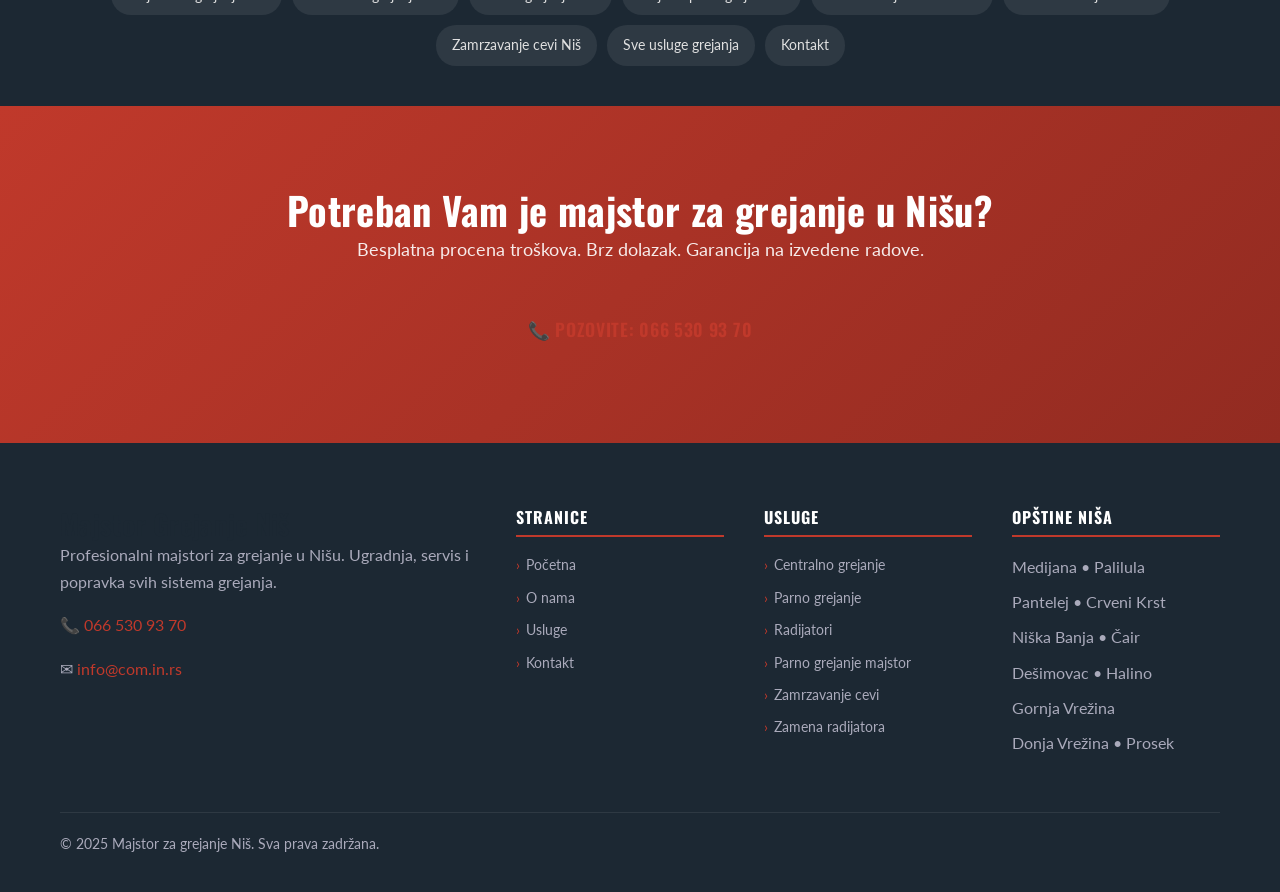
<file: majstor-za-radijator-nis.html>
<!DOCTYPE html>
<html lang="sr">
<head>
<meta charset="UTF-8">
<meta name="viewport" content="width=device-width,initial-scale=1.0">
<title>Majstor za radijator Niš – popravka, zamena i servis | Grejanje Niš</title>
<meta name="description" content="Majstor za radijator u Nišu – odzračivanje, zamena ventila, popravka curenja, servis svih tipova radijatora. Brz dolazak u sve niške opštine. Pozovite 24/7!">
<link rel="canonical" href="https://majstorzagrejanjenis.com.in.rs/majstor-za-radijator-nis.html">
<meta property="og:title" content="Majstor za radijator Niš – popravka, zamena i servis | Grejanje Niš">
<meta property="og:description" content="Majstor za radijator u Nišu – odzračivanje, zamena ventila, popravka curenja, servis svih tipova radijatora. Brz dolazak u sve niške opštine. Pozovite 24/7!">
<meta property="og:url" content="https://majstorzagrejanjenis.com.in.rs/majstor-za-radijator-nis.html">
<meta property="og:type" content="website">
<meta property="og:site_name" content="Majstor za grejanje Niš">
<meta name="twitter:card" content="summary_large_image">
<meta name="twitter:title" content="Majstor za radijator Niš – popravka, zamena i servis | Grejanje Niš">
<meta name="twitter:description" content="Majstor za radijator u Nišu – odzračivanje, zamena ventila, popravka curenja, servis svih tipova radijatora. Brz dolazak u sve niške opštine. Pozovite 24/7!">
<link rel="preconnect" href="https://fonts.googleapis.com">
<link href="https://fonts.googleapis.com/css2?family=Oswald:wght@400;600;700&family=Lato:wght@400;700&display=swap" rel="stylesheet">
<link rel="stylesheet" href="css/style.css">
<link rel="icon" href="favicon.svg" type="image/svg+xml">
<script type="application/ld+json">{"@context":"https://schema.org","@graph":[
{"@type":"BreadcrumbList","itemListElement":[
{"@type":"ListItem","position":1,"name":"Početna","item":"https://majstorzagrejanjenis.com.in.rs/"},
{"@type":"ListItem","position":2,"name":"Usluge","item":"https://majstorzagrejanjenis.com.in.rs/usluge.html"},
{"@type":"ListItem","position":3,"name":"Majstor za radijator Niš","item":"https://majstorzagrejanjenis.com.in.rs/majstor-za-radijator-nis.html"}
]},
{"@type":"FAQPage","mainEntity":[
{"@type":"Question","name":"Koliko košta popravka radijatora u Nišu?","acceptedAnswer":{"@type":"Answer","text":"Popravka radijatora u Nišu košta od 30€ do 150€ zavisno od tipa kvara. Zamena ventila ili zaptivača košta 30–50€. Popravka curenja vrenjem (varenje) 50–100€. Kompletna zamena radijatora 80–200€ plus cena novog radijatora."}},
{"@type":"Question","name":"Zašto moj radijator ne greje dovoljno?","acceptedAnswer":{"@type":"Answer","text":"Najčešći razlozi su: vazduh u radijatoru (potrebno odzračivanje), začepljenje naslaga ili taloga, kvar termostatskog ventila, ili neuravnotežen hidraulički sistem. Majstor dijagnostifikuje uzrok i otklanja problem."}},
{"@type":"Question","name":"Da li majstor za radijator dolazi na vikend u Niš?","acceptedAnswer":{"@type":"Answer","text":"Da, naši majstori za radijator rade subotom, nedeljom i na praznike. U hitnim slučajevima (curenje radijatora, poplave) dolazak je moguć i noću."}},
{"@type":"Question","name":"Kako se odzračuje radijator?","acceptedAnswer":{"@type":"Answer","text":"Odzračivanje se vrši otvaranjem ventila za odzračivanje na vrhu radijatora dok ne počne da curi voda bez mehurića vazduha. Posle toga ventil se zatvara i po potrebi se dopunjuje pritisak u sistemu. Preporučuje se da to uradi stručnjak."}},
{"@type":"Question","name":"Koja je garancija na popravku radijatora?","acceptedAnswer":{"@type":"Answer","text":"Na sve intervencije naših majstora na radijatorima daje se garancija od minimum 12 meseci. Na ugradnju novog radijatora važi i garantni rok proizvođača (obično 24–36 meseci)."}}
]},
{"@type":"LocalBusiness","name":"Majstor za grejanje Niš","telephone":"+381665309370","url":"https://majstorzagrejanjenis.com.in.rs/","address":{"@type":"PostalAddress","addressLocality":"Niš","postalCode":"18000","addressCountry":"RS"}}
]}</script>
</head>
<body>
<div class="topbar"><div class="container"><div class="topbar-inner">
<div class="topbar-left"><span>📍 Niš i okolina</span><a href="mailto:info@com.in.rs">✉ info@com.in.rs</a></div>
<div class="topbar-right"><span>Pon–Ned: 07:00–21:00</span><a href="tel:+381665309370">📞 +381 66 5309370</a></div>
</div></div></div>
<nav class="navbar" role="navigation">
<div class="container"><div class="navbar-inner">
<a href="index.html" class="logo">
<div class="logo-icon"><svg viewBox="0 0 24 24"><path d="M12 2C6.48 2 2 6.48 2 12s4.48 10 10 10 10-4.48 10-10S17.52 2 12 2zm-1 14H9V8h2v8zm4 0h-2V8h2v8z"/></svg></div>
<div class="logo-text">Majstor Grejanje<span>Niš – Servis &amp; Instalacija</span></div>
</a>
<ul class="nav-menu">
<li><a href="index.html">Početna</a></li>
<li><a href="o-nama.html">O nama</a></li>
<li><a href="usluge.html" class="active">Usluge</a></li>
<li><a href="kontakt.html">Kontakt</a></li>
</ul>
<div class="nav-cta">
<a href="tel:+381665309370" class="nav-phone">📞 +381 66 5309370</a>
<a href="tel:+381665309370" class="btn btn-primary btn-sm">Pozovite odmah</a>
</div>
<button class="hamburger" aria-label="Meni"><span></span><span></span><span></span></button>
</div></div></nav>
<nav class="breadcrumb-nav" aria-label="Breadcrumb">
<div class="container">
<ol class="breadcrumb">
<li><a href="index.html">Početna</a></li>
<li><a href="usluge.html">Usluge</a></li>
<li aria-current="page">Majstor za radijator Niš</li>
</ol>
</div>
</nav>
<div class="page-layout container">
<main class="page-main">

<article class="seo-article">
<h1>Majstor za radijator Niš – popravka, zamena i servis</h1>
<div class="article-meta"><span>📍 Niš i sve niške opštine</span><span>📞 Hitna intervencija 24/7</span><span>✅ Garancija na rad</span></div>

<p>Imate problem sa radijatorom? <strong>Majstor za radijator u Nišu</strong> iz našeg direktorijuma dolazi brzo, dijagnostifikuje kvar i otklanja problem uz garantovano izvođenje radova. Servis radijatora, popravka curenja, odzračivanje, zamena ventila i kompletna zamena radijatora – dostupno u celom Nišu: Medijani, Paliluli, Panteljevu, Crvenom Krstu, Niškoj Banji, Čairu i okolini.</p>

<h2>Najčešći problemi sa radijatorima</h2>
<p>Radijatori su srce svakog sistema grejanja i podložni su raznim vrstama kvarova. Naši majstori za radijator u Nišu svakodnevno rešavaju sledeće probleme:</p>
<ul>
<li><strong>Radijator ne greje ili slabo greje</strong> – uzrok je najčešće vazduh u sistemu, začepljenje ili kvar ventila</li>
<li><strong>Curenje radijatora</strong> – propuštanje na spojevima, ventilima ili samom telu radijatora</li>
<li><strong>Radijator prska</strong> – vazduh zarobljen u sistemu uzrokuje buku i pucketanje</li>
<li><strong>Termostatski ventil ne radi</strong> – radijator ostaje uvek vruć ili uvek hladan</li>
<li><strong>Korozija i hrđanje</strong> – oštećenje tela radijatora zbog starosti ili agresivne vode</li>
<li><strong>Neravnomerno grejanje</strong> – jedan deo radijatora je topao, drugi hladan (vazduh ili talog)</li>
<li><strong>Radijator ispušta vodu</strong> – hitno stanje koje zahteva trenutnu intervenciju</li>
</ul>

<h2>Usluge majstora za radijator u Nišu</h2>
<ul>
<li>Odzračivanje radijatora i sistema grejanja</li>
<li>Zamena propuštajućih ventila (termostatski, ručni, povratni)</li>
<li>Popravka curenja – zaptivanje, varenje, brtve</li>
<li>Čišćenje radijatora od taloga i naslaga</li>
<li>Zamena dotrajelog radijatora novim</li>
<li>Ugradnja novih radijatora (čelični, aluminijumski, liveno-gvozdeni)</li>
<li>Balansiranje hidrauličkog sistema</li>
<li>Godišnji servis i pregled sistema radijatora</li>
<li>Ugradnja termostatskih glava za uštredu energije</li>
</ul>

<h2>Tipovi radijatora koje servisiramo u Nišu</h2>
<p>Naši majstori imaju iskustvo sa svim tipovima radijatora koji se koriste u niških domovima i poslovnim prostorima:</p>
<ul>
<li><strong>Čelični panelni radijatori</strong> – najrasprostranjeniji u novijim instalacijama</li>
<li><strong>Aluminijumski radijatori</strong> – lagani, brzo se zagrevaju, popularan izbor</li>
<li><strong>Liveno-gvozdeni radijatori</strong> – klasični, masivni, odlična akumulacija toplote</li>
<li><strong>Parnogrejači</strong> – specifični za sisteme parnog grejanja</li>
<li><strong>Cevni radijatori</strong> – dekorativni i funkcionalni, česti u kupatilima</li>
<li><strong>Konvektori</strong> – radijatori sa ventilatorom za brže grejanje</li>
</ul>

<h2>Cenovnik servisa radijatora u Nišu</h2>
<div class="price-table">
<table>
<thead><tr><th>Usluga</th><th>Okvirna cena</th></tr></thead>
<tbody>
<tr><td>Odzračivanje radijatora (1 kom)</td><td>15–25€</td></tr>
<tr><td>Odzračivanje celog sistema</td><td>50–80€</td></tr>
<tr><td>Zamena ventila na radijatoru</td><td>30–60€ (+ materijal)</td></tr>
<tr><td>Popravka curenja (zaptivanje)</td><td>40–80€</td></tr>
<tr><td>Čišćenje radijatora od taloga</td><td>30–50€ po kom</td></tr>
<tr><td>Zamena radijatora (montaža)</td><td>60–120€ + cena radijatora</td></tr>
<tr><td>Ugradnja termostatske glave</td><td>20–35€ po kom</td></tr>
</tbody>
</table>
</div>

<h2>Kako prepoznati da vam je potreban majstor za radijator?</h2>
<p>Postoje jasni znaci da je vašem radijatoru potrebna stručna intervencija:</p>
<ul>
<li>Radijator je mlak ili hladan uprkos uključenom grejanju</li>
<li>Čujete pucketanje, grgljanje ili šuštanje unutar radijatora</li>
<li>Na podu ispod radijatora primetili ste mokrotu ili tragove rđe</li>
<li>Termostaska glava se "zaglavi" i radijator ne reaguje na podešavanje</li>
<li>Pritisak u sistemu grejanja stalno pada i potrebno je dopunjivati</li>
</ul>
<p>Ne čekajte dok problem ne postane ozbiljniji – pravovremena intervencija uvek je jeftinija od veće popravke. Pozovite majstora za radijator u Nišu na <strong>066 530 93 70</strong>.</p>

<h2>Majstori za radijator po niških opštinama</h2>
<p>Dostupni smo u svim delovima Niša: <strong>Medijana, Palilula, Pantelej, Crveni Krst, Niška Banja, Čair</strong>, kao i u okolnim mestima – Dešimovcu, Halinu, Gornjoj i Donjoj Vrežini, Proseku i Gabrovcu. Cilj nam je dolazak na adresu u roku od 1–3 sata od poziva.</p>

<h2>Česta pitanja o majstoru za radijator u Nišu</h2>
<div class="faq-container">
<div class="faq-item"><button class="faq-q">Koliko košta popravka radijatora u Nišu?<span class="faq-icon">+</span></button><div class="faq-a"><p>Popravka radijatora u Nišu košta od 30€ do 150€ zavisno od tipa kvara. Zamena ventila ili zaptivača košta 30–50€. Popravka curenja 50–100€. Kompletna zamena radijatora 80–200€ plus cena novog radijatora.</p></div></div><div class="faq-item"><button class="faq-q">Zašto moj radijator ne greje dovoljno?<span class="faq-icon">+</span></button><div class="faq-a"><p>Najčešći razlozi su: vazduh u radijatoru (potrebno odzračivanje), začepljenje naslaga ili taloga, kvar termostatskog ventila, ili neuravnotežen hidraulički sistem. Majstor dijagnostifikuje uzrok i otklanja problem.</p></div></div><div class="faq-item"><button class="faq-q">Da li majstor za radijator dolazi na vikend u Niš?<span class="faq-icon">+</span></button><div class="faq-a"><p>Da, naši majstori rade subotom, nedeljom i na praznike. U hitnim slučajevima (curenje radijatora) dolazak je moguć i noću.</p></div></div><div class="faq-item"><button class="faq-q">Kako se odzračuje radijator?<span class="faq-icon">+</span></button><div class="faq-a"><p>Odzračivanje se vrši otvaranjem ventila za odzračivanje na vrhu radijatora dok ne počne da curi voda bez mehurića vazduha. Posle toga ventil se zatvara i po potrebi se dopunjuje pritisak u sistemu.</p></div></div><div class="faq-item"><button class="faq-q">Koja je garancija na popravku radijatora?<span class="faq-icon">+</span></button><div class="faq-a"><p>Na sve intervencije naših majstora na radijatorima daje se garancija od minimum 12 meseci. Na ugradnju novog radijatora važi i garantni rok proizvođača (obično 24–36 meseci).</p></div></div>
</div>
</article>
</main>
<aside class="sidebar">
<div class="sidebar-cta">
<h3>Pozovite odmah!</h3>
<p>Besplatna procena • Brz dolazak • Garancija na rad</p>
<a href="tel:+381665309370" class="btn btn-primary btn-block">📞 066 530 93 70</a>
<div class="sidebar-info">
<p>⏰ Pon–Pet: 07–21h</p>
<p>⏰ Sub: 08–20h</p>
<p>⏰ Ned: 09–18h</p>
<p>🚨 Hitna intervencija 24/7</p>
</div>
</div>
<div class="sidebar-links">
<h4>Usluge grejanja</h4>
<ul>
<li><a href="uvodjenje-centralnog-grejanja-nis.html">Centralno grejanje Niš</a></li>
<li><a href="uvodjenje-parnog-grejanja-nis.html">Parno grejanje Niš</a></li>
<li><a href="majstor-za-radijator-nis.html">Majstor za radijator Niš</a></li>
<li><a href="majstor-parnogrejac-nis.html">Parno grejanje majstor</a></li>
<li><a href="zamrzavanje-cevi-servisiranje-grejnih-tela-nis.html">Zamrzavanje cevi i servis</a></li>
<li><a href="zamena-radijatora-nis.html">Zamena radijatora Niš</a></li>
<li><a href="zamrzavanje-cevi-nis.html">Zamrzavanje cevi Niš</a></li>
</ul>
</div>
</aside>
</div>
<section class="internal-links-section"><div class="container">
<h2>Pogledajte i ostale usluge grejanja u Nišu</h2>
<div class="internal-links-grid"><a href="index.html" class="internal-link">Majstor za grejanje Niš</a><a href="uvodjenje-centralnog-grejanja-nis.html" class="internal-link">Centralno grejanje Niš</a><a href="uvodjenje-parnog-grejanja-nis.html" class="internal-link">Parno grejanje Niš</a><a href="majstor-parnogrejac-nis.html" class="internal-link">Majstor parnogrejač Niš</a><a href="zamrzavanje-cevi-servisiranje-grejnih-tela-nis.html" class="internal-link">Zamrzavanje cevi i servis</a><a href="zamena-radijatora-nis.html" class="internal-link">Zamena radijatora Niš</a><a href="zamrzavanje-cevi-nis.html" class="internal-link">Zamrzavanje cevi Niš</a><a href="usluge.html" class="internal-link">Sve usluge grejanja</a><a href="kontakt.html" class="internal-link">Kontakt</a></div>
</div></section>
<section class="cta-section"><div class="container"><div class="cta-inner">
<h2>Potreban Vam je majstor za grejanje u Nišu?</h2>
<p>Besplatna procena troškova. Brz dolazak. Garancija na izvedene radove.</p>
<a href="tel:+381665309370" class="btn btn-white btn-lg">📞 Pozovite: 066 530 93 70</a>
</div></div></section>
<footer class="footer">
<div class="container">
<div class="footer-grid">
<div class="footer-col">
<h3>Majstor Grejanje Niš</h3>
<p>Profesionalni majstori za grejanje u Nišu. Ugradnja, servis i popravka svih sistema grejanja.</p>
<p>📞 <a href="tel:+381665309370">066 530 93 70</a></p>
<p>✉ <a href="mailto:info@com.in.rs">info@com.in.rs</a></p>
</div>
<div class="footer-col">
<h4>Stranice</h4>
<ul>
<li><a href="index.html">Početna</a></li>
<li><a href="o-nama.html">O nama</a></li>
<li><a href="usluge.html">Usluge</a></li>
<li><a href="kontakt.html">Kontakt</a></li>
</ul>
</div>
<div class="footer-col">
<h4>Usluge</h4>
<ul>
<li><a href="uvodjenje-centralnog-grejanja-nis.html">Centralno grejanje</a></li>
<li><a href="uvodjenje-parnog-grejanja-nis.html">Parno grejanje</a></li>
<li><a href="majstor-za-radijator-nis.html">Radijatori</a></li>
<li><a href="majstor-parnogrejac-nis.html">Parno grejanje majstor</a></li>
<li><a href="zamrzavanje-cevi-servisiranje-grejnih-tela-nis.html">Zamrzavanje cevi</a></li>
<li><a href="zamena-radijatora-nis.html">Zamena radijatora</a></li>
</ul>
</div>
<div class="footer-col">
<h4>Opštine Niša</h4>
<ul>
<li>Medijana • Palilula</li>
<li>Pantelej • Crveni Krst</li>
<li>Niška Banja • Čair</li>
<li>Dešimovac • Halino</li>
<li>Gornja Vrežina</li>
<li>Donja Vrežina • Prosek</li>
</ul>
</div>
</div>
<div class="footer-bottom">
<p>© 2025 Majstor za grejanje Niš. Sva prava zadržana.</p>
</div>
</div>
</footer>
<script src="js/script.js"></script>
</body>
</html>
</file>
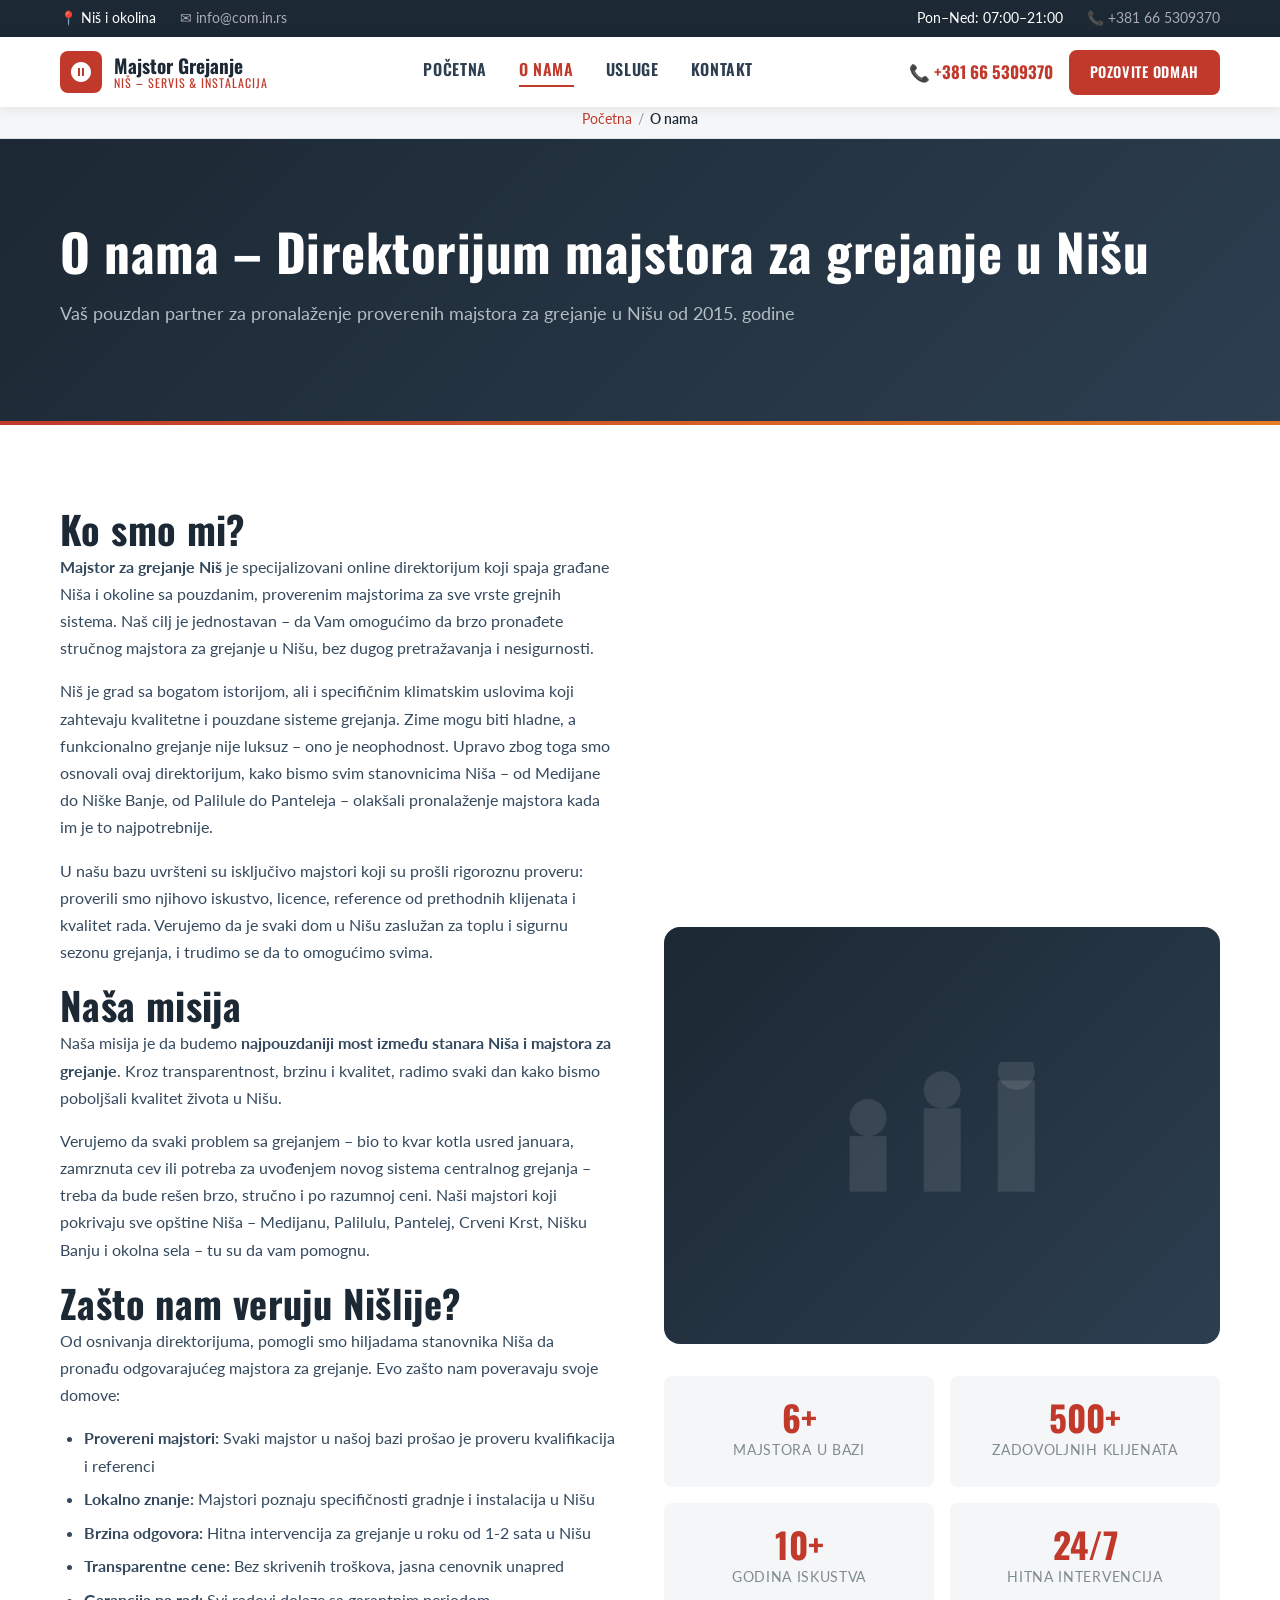
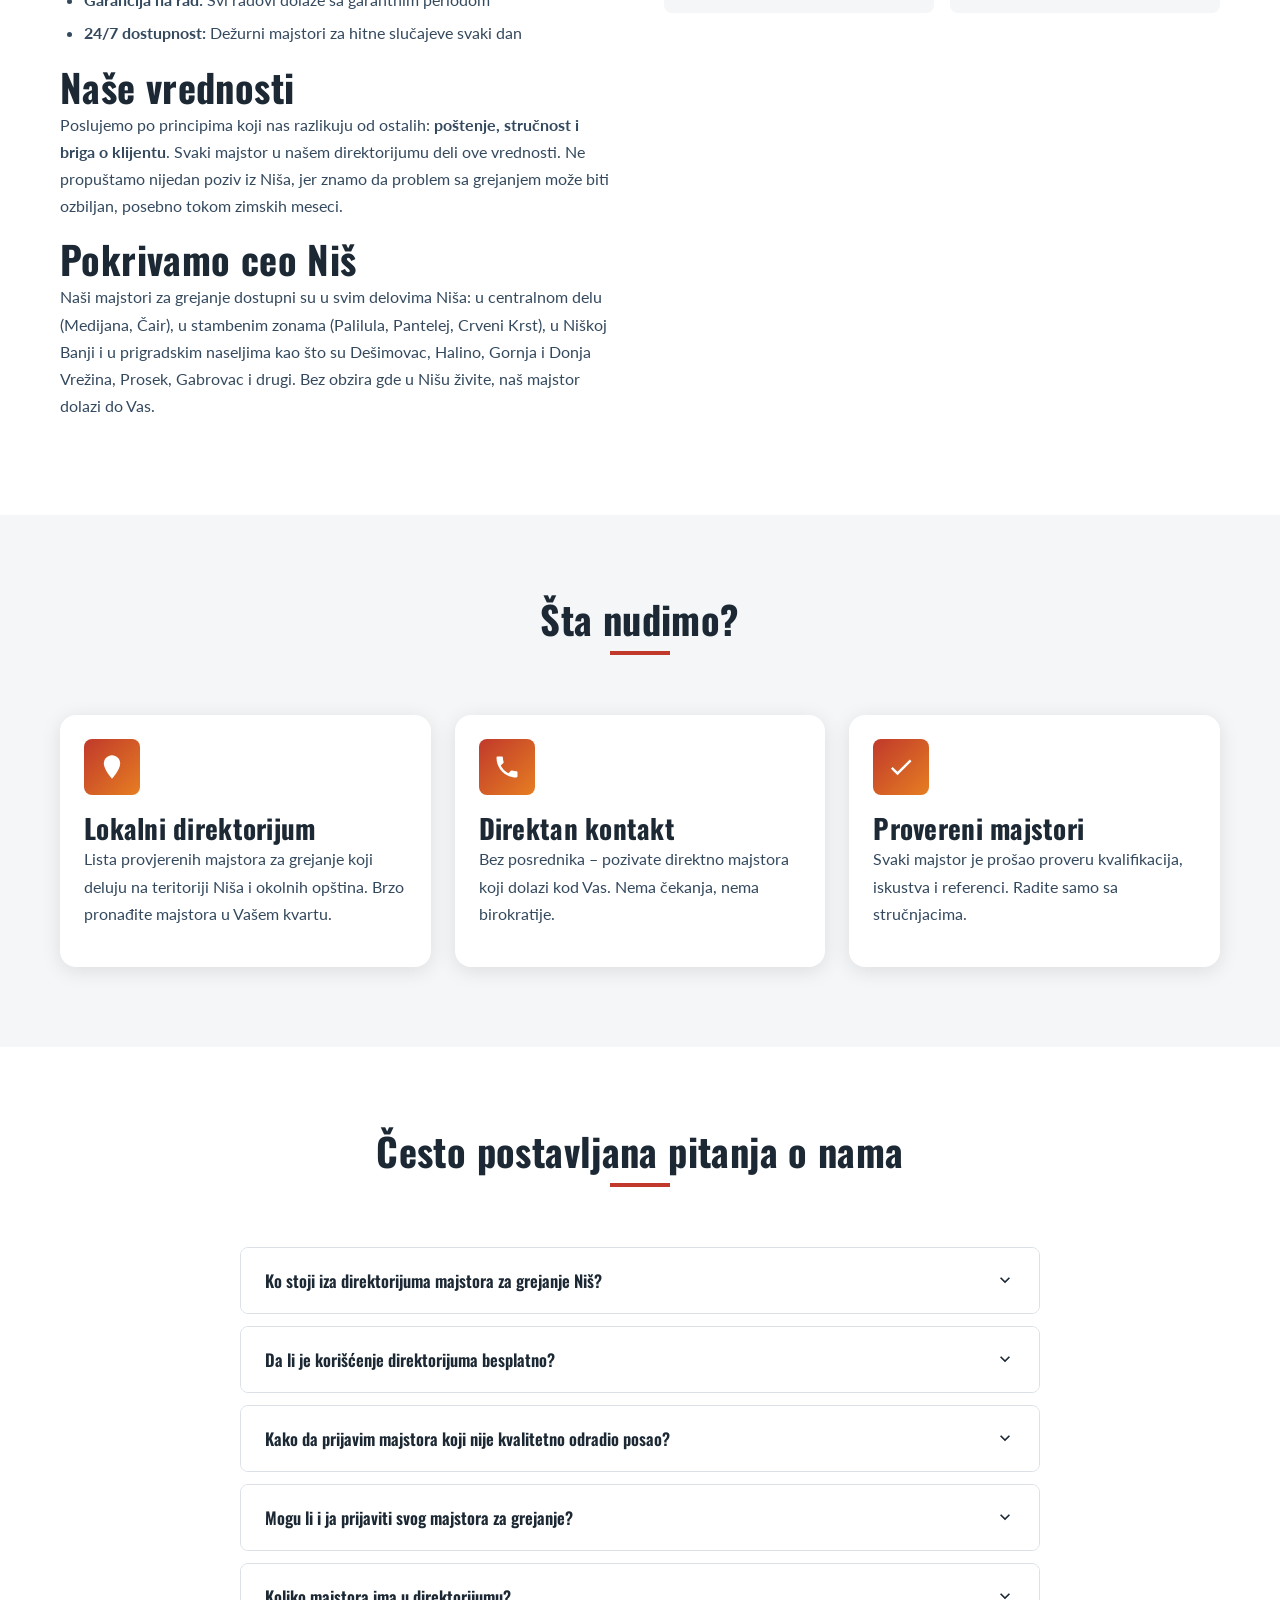
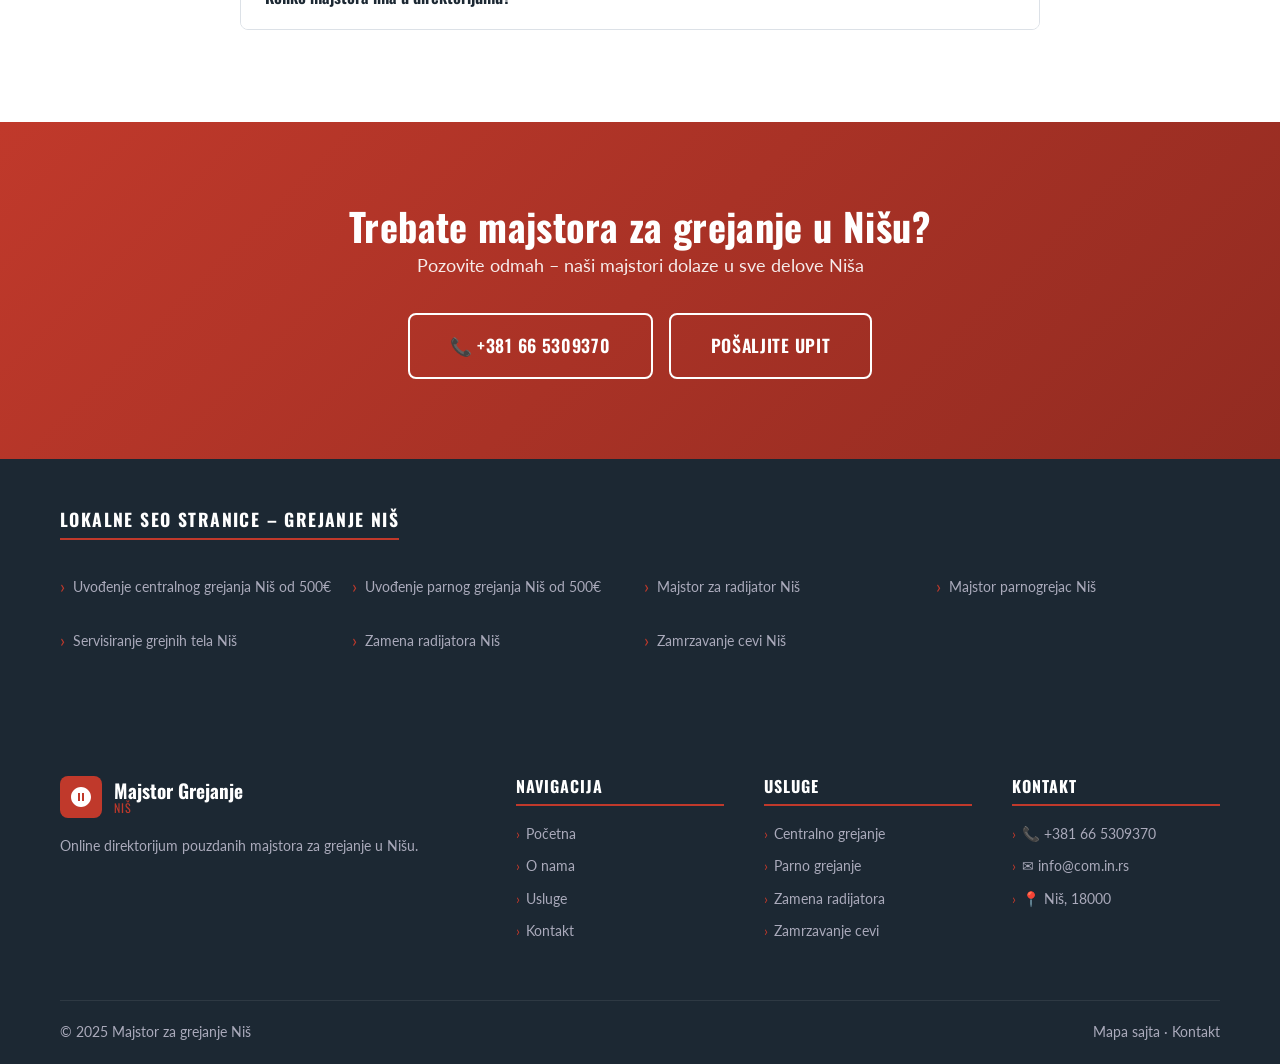
<file: o-nama.html>
<!DOCTYPE html>
<html lang="sr">
<head>
<meta charset="UTF-8">
<meta name="viewport" content="width=device-width,initial-scale=1.0">
<title>O nama | Majstor za grejanje Niš – ko smo mi?</title>
<meta name="description" content="Saznajte više o nama – online direktorijumu majstora za grejanje u Nišu. Pružamo brzu vezu između građana Niša i proverenih majstora za grejanje.">
<link rel="canonical" href="https://majstorzagrejanjenis.com.in.rs/o-nama.html">
<meta property="og:title" content="O nama | Majstor za grejanje Niš">
<meta property="og:description" content="Online direktorijum pouzdanih majstora za grejanje u Nišu. Ko smo i šta nudimo.">
<meta property="og:url" content="https://majstorzagrejanjenis.com.in.rs/o-nama.html">
<meta property="og:type" content="website">
<meta name="twitter:card" content="summary">
<link rel="preconnect" href="https://fonts.googleapis.com">
<link href="https://fonts.googleapis.com/css2?family=Oswald:wght@400;600;700&family=Lato:wght@400;700&display=swap" rel="stylesheet">
<link rel="stylesheet" href="css/style.css">
<link rel="icon" href="favicon.svg" type="image/svg+xml">
<script type="application/ld+json">{"@context":"https://schema.org","@type":"BreadcrumbList","itemListElement":[{"@type":"ListItem","position":1,"name":"Početna","item":"https://majstorzagrejanjenis.com.in.rs/"},{"@type":"ListItem","position":2,"name":"O nama","item":"https://majstorzagrejanjenis.com.in.rs/o-nama.html"}]}</script>
</head>
<body>
<div class="topbar"><div class="container"><div class="topbar-inner">
<div class="topbar-left"><span>📍 Niš i okolina</span><a href="mailto:info@com.in.rs">✉ info@com.in.rs</a></div>
<div class="topbar-right"><span>Pon–Ned: 07:00–21:00</span><a href="tel:+381665309370">📞 +381 66 5309370</a></div>
</div></div></div>
<nav class="navbar" role="navigation">
<div class="container"><div class="navbar-inner">
<a href="index.html" class="logo">
<div class="logo-icon"><svg viewBox="0 0 24 24"><path d="M12 2C6.48 2 2 6.48 2 12s4.48 10 10 10 10-4.48 10-10S17.52 2 12 2zm-1 14H9V8h2v8zm4 0h-2V8h2v8z"/></svg></div>
<div class="logo-text">Majstor Grejanje<span>Niš – Servis &amp; Instalacija</span></div>
</a>
<ul class="nav-menu">
<li><a href="index.html">Početna</a></li>
<li><a href="o-nama.html" class="active">O nama</a></li>
<li><a href="usluge.html">Usluge</a></li>
<li><a href="kontakt.html">Kontakt</a></li>
</ul>
<div class="nav-cta">
<a href="tel:+381665309370" class="nav-phone">📞 +381 66 5309370</a>
<a href="tel:+381665309370" class="btn btn-primary btn-sm">Pozovite odmah</a>
</div>
<button class="hamburger" aria-label="Otvori meni"><span></span><span></span><span></span></button>
</div></div>
</nav>

<nav class="breadcrumb" aria-label="Breadcrumb">
<div class="container">
<ol class="breadcrumb-list">
<li><a href="index.html">Početna</a></li>
<li class="active">O nama</li>
</ol>
</div>
</nav>

<section class="content-hero" aria-label="O nama">
<div class="container">
<h1>O nama – Direktorijum majstora za grejanje u Nišu</h1>
<p>Vaš pouzdan partner za pronalaženje proverenih majstora za grejanje u Nišu od 2015. godine</p>
</div>
</section>

<section class="section">
<div class="container">
<div class="about-grid">
<div class="about-content">
<h2>Ko smo mi?</h2>
<p><strong>Majstor za grejanje Niš</strong> je specijalizovani online direktorijum koji spaja građane Niša i okoline sa pouzdanim, proverenim majstorima za sve vrste grejnih sistema. Naš cilj je jednostavan – da Vam omogućimo da brzo pronađete stručnog majstora za grejanje u Nišu, bez dugog pretražavanja i nesigurnosti.</p>
<p>Niš je grad sa bogatom istorijom, ali i specifičnim klimatskim uslovima koji zahtevaju kvalitetne i pouzdane sisteme grejanja. Zime mogu biti hladne, a funkcionalno grejanje nije luksuz – ono je neophodnost. Upravo zbog toga smo osnovali ovaj direktorijum, kako bismo svim stanovnicima Niša – od Medijane do Niške Banje, od Palilule do Panteleja – olakšali pronalaženje majstora kada im je to najpotrebnije.</p>
<p>U našu bazu uvršteni su isključivo majstori koji su prošli rigoroznu proveru: proverili smo njihovo iskustvo, licence, reference od prethodnih klijenata i kvalitet rada. Verujemo da je svaki dom u Nišu zaslužan za toplu i sigurnu sezonu grejanja, i trudimo se da to omogućimo svima.</p>

<h2>Naša misija</h2>
<p>Naša misija je da budemo <strong>najpouzdaniji most između stanara Niša i majstora za grejanje</strong>. Kroz transparentnost, brzinu i kvalitet, radimo svaki dan kako bismo poboljšali kvalitet života u Nišu.</p>
<p>Verujemo da svaki problem sa grejanjem – bio to kvar kotla usred januara, zamrznuta cev ili potreba za uvođenjem novog sistema centralnog grejanja – treba da bude rešen brzo, stručno i po razumnoj ceni. Naši majstori koji pokrivaju sve opštine Niša – Medijanu, Palilulu, Pantelej, Crveni Krst, Nišku Banju i okolna sela – tu su da vam pomognu.</p>

<h2>Zašto nam veruju Nišlije?</h2>
<p>Od osnivanja direktorijuma, pomogli smo hiljadama stanovnika Niša da pronađu odgovarajućeg majstora za grejanje. Evo zašto nam poveravaju svoje domove:</p>
<ul>
<li><strong>Provereni majstori:</strong> Svaki majstor u našoj bazi prošao je proveru kvalifikacija i referenci</li>
<li><strong>Lokalno znanje:</strong> Majstori poznaju specifičnosti gradnje i instalacija u Nišu</li>
<li><strong>Brzina odgovora:</strong> Hitna intervencija za grejanje u roku od 1-2 sata u Nišu</li>
<li><strong>Transparentne cene:</strong> Bez skrivenih troškova, jasna cenovnik unapred</li>
<li><strong>Garancija na rad:</strong> Svi radovi dolaze sa garantnim periodom</li>
<li><strong>24/7 dostupnost:</strong> Dežurni majstori za hitne slučajeve svaki dan</li>
</ul>

<h2>Naše vrednosti</h2>
<p>Poslujemo po principima koji nas razlikuju od ostalih: <strong>poštenje, stručnost i briga o klijentu</strong>. Svaki majstor u našem direktorijumu deli ove vrednosti. Ne propuštamo nijedan poziv iz Niša, jer znamo da problem sa grejanjem može biti ozbiljan, posebno tokom zimskih meseci.</p>

<h2>Pokrivamo ceo Niš</h2>
<p>Naši majstori za grejanje dostupni su u svim delovima Niša: u centralnom delu (Medijana, Čair), u stambenim zonama (Palilula, Pantelej, Crveni Krst), u Niškoj Banji i u prigradskim naseljima kao što su Dešimovac, Halino, Gornja i Donja Vrežina, Prosek, Gabrovac i drugi. Bez obzira gde u Nišu živite, naš majstor dolazi do Vas.</p>
</div>
<div>
<div class="about-image-placeholder" aria-label="Tim majstora za grejanje u Nišu">
<svg viewBox="0 0 120 80" fill="rgba(255,255,255,0.15)"><rect x="10" y="40" width="20" height="30"/><rect x="50" y="25" width="20" height="45"/><rect x="90" y="10" width="20" height="60"/><circle cx="20" cy="30" r="10"/><circle cx="60" cy="15" r="10"/><circle cx="100" cy="5" r="10"/></svg>
</div>
<div class="about-stats">
<div class="about-stat"><div class="about-stat-num">6+</div><div class="about-stat-label">Majstora u bazi</div></div>
<div class="about-stat"><div class="about-stat-num">500+</div><div class="about-stat-label">Zadovoljnih klijenata</div></div>
<div class="about-stat"><div class="about-stat-num">10+</div><div class="about-stat-label">Godina iskustva</div></div>
<div class="about-stat"><div class="about-stat-num">24/7</div><div class="about-stat-label">Hitna intervencija</div></div>
</div>
</div>
</div>
</div>
</section>

<section class="section section-alt">
<div class="container">
<div class="section-title"><h2>Šta nudimo?</h2></div>
<div class="cards-grid cards-grid-3">
<div class="card"><div class="card-body">
<div class="card-icon"><svg viewBox="0 0 24 24"><path d="M12 2C8.13 2 5 5.13 5 9c0 5.25 7 13 7 13s7-7.75 7-13c0-3.87-3.13-7-7-7z"/></svg></div>
<h3>Lokalni direktorijum</h3>
<p>Lista provjerenih majstora za grejanje koji deluju na teritoriji Niša i okolnih opština. Brzo pronađite majstora u Vašem kvartu.</p>
</div></div>
<div class="card"><div class="card-body">
<div class="card-icon"><svg viewBox="0 0 24 24"><path d="M6.6 10.8c1.4 2.8 3.8 5.1 6.6 6.6l2.2-2.2c.3-.3.7-.4 1-.2 1.1.4 2.3.6 3.6.6.6 0 1 .4 1 1V20c0 .6-.4 1-1 1-9.4 0-17-7.6-17-17 0-.6.4-1 1-1h3.5c.6 0 1 .4 1 1 0 1.3.2 2.5.6 3.6.1.3 0 .7-.2 1L6.6 10.8z"/></svg></div>
<h3>Direktan kontakt</h3>
<p>Bez posrednika – pozivate direktno majstora koji dolazi kod Vas. Nema čekanja, nema birokratije.</p>
</div></div>
<div class="card"><div class="card-body">
<div class="card-icon"><svg viewBox="0 0 24 24"><path d="M9 16.17L4.83 12l-1.42 1.41L9 19 21 7l-1.41-1.41L9 16.17z"/></svg></div>
<h3>Provereni majstori</h3>
<p>Svaki majstor je prošao proveru kvalifikacija, iskustva i referenci. Radite samo sa stručnjacima.</p>
</div></div>
</div>
</div>
</section>

<section class="section">
<div class="container">
<div class="section-title"><h2>Često postavljana pitanja o nama</h2></div>
<div class="faq-list">
<div class="faq-item">
<button class="faq-question">Ko stoji iza direktorijuma majstora za grejanje Niš?<span class="faq-arrow"><svg viewBox="0 0 24 24"><path d="M7.41 8.59L12 13.17l4.59-4.58L18 10l-6 6-6-6 1.41-1.41z"/></svg></span></button>
<div class="faq-answer"><div class="faq-answer-inner"><p>Direktorijum vode stručnjaci sa dugogodišnjim iskustvom u oblasti grejnih sistema i digitalnih servisa. Naš tim brine o tome da svaki majstor u bazi ispunjava visoke standarde kvaliteta i profesionalnosti.</p></div></div>
</div>
<div class="faq-item">
<button class="faq-question">Da li je korišćenje direktorijuma besplatno?<span class="faq-arrow"><svg viewBox="0 0 24 24"><path d="M7.41 8.59L12 13.17l4.59-4.58L18 10l-6 6-6-6 1.41-1.41z"/></svg></span></button>
<div class="faq-answer"><div class="faq-answer-inner"><p>Da, pretraživanje i pronalaženje majstora za grejanje u Nišu je potpuno besplatno za korisnike. Plaćate samo uslugu majstoru, po dogovorenoj ceni direktno sa njim.</p></div></div>
</div>
<div class="faq-item">
<button class="faq-question">Kako da prijavim majstora koji nije kvalitetno odradio posao?<span class="faq-arrow"><svg viewBox="0 0 24 24"><path d="M7.41 8.59L12 13.17l4.59-4.58L18 10l-6 6-6-6 1.41-1.41z"/></svg></span></button>
<div class="faq-answer"><div class="faq-answer-inner"><p>Kontaktirajte nas na info@com.in.rs ili putem kontakt forme na sajtu. Svaka žalba se uzima ozbiljno i istražujemo svaki slučaj. Majstori koji ne ispunjavaju standarde bivaju uklonjeni iz direktorijuma.</p></div></div>
</div>
<div class="faq-item">
<button class="faq-question">Mogu li i ja prijaviti svog majstora za grejanje?<span class="faq-arrow"><svg viewBox="0 0 24 24"><path d="M7.41 8.59L12 13.17l4.59-4.58L18 10l-6 6-6-6 1.41-1.41z"/></svg></span></button>
<div class="faq-answer"><div class="faq-answer-inner"><p>Da! Ako ste majstor za grejanje koji deluje na teritoriji Niša i ispunjavate naše standarde, kontaktirajte nas na info@com.in.rs. Proverićemo Vaše kvalifikacije i, ako sve bude u redu, dodati Vas u direktorijum.</p></div></div>
</div>
<div class="faq-item">
<button class="faq-question">Koliko majstora ima u direktorijumu?<span class="faq-arrow"><svg viewBox="0 0 24 24"><path d="M7.41 8.59L12 13.17l4.59-4.58L18 10l-6 6-6-6 1.41-1.41z"/></svg></span></button>
<div class="faq-answer"><div class="faq-answer-inner"><p>Trenutno imamo 6 proverenih majstora za grejanje koji pokrivaju ceo Niš. Baza se kontinuirano proširuje. Svi majstori su dostupni za pozivanje direktno sa sajta.</p></div></div>
</div>
</div>
</div>
</section>

<section class="cta-section">
<div class="container">
<h2>Trebate majstora za grejanje u Nišu?</h2>
<p>Pozovite odmah – naši majstori dolaze u sve delove Niša</p>
<div class="cta-actions">
<a href="tel:+381665309370" class="btn btn-secondary btn-lg">📞 +381 66 5309370</a>
<a href="kontakt.html" class="btn btn-outline btn-lg" style="border-color:#fff;color:#fff;">Pošaljite upit</a>
</div>
</div>
</section>

<div class="internal-links"><div class="container">
<h3>Lokalne SEO stranice – Grejanje Niš</h3>
<div class="links-grid">
<a href="uvodjenje-centralnog-grejanja-nis.html">Uvođenje centralnog grejanja Niš od 500€</a>
<a href="uvodjenje-parnog-grejanja-nis.html">Uvođenje parnog grejanja Niš od 500€</a>
<a href="majstor-za-radijator-nis.html">Majstor za radijator Niš</a>
<a href="majstor-parnogrejac-nis.html">Majstor parnogrejac Niš</a>
<a href="zamrzavanje-cevi-servisiranje-grejnih-tela-nis.html">Servisiranje grejnih tela Niš</a>
<a href="zamena-radijatora-nis.html">Zamena radijatora Niš</a>
<a href="zamrzavanje-cevi-nis.html">Zamrzavanje cevi Niš</a>
</div></div></div>

<footer role="contentinfo">
<div class="container">
<div class="footer-grid">
<div class="footer-brand">
<a href="index.html" class="logo">
<div class="logo-icon"><svg viewBox="0 0 24 24"><path d="M12 2C6.48 2 2 6.48 2 12s4.48 10 10 10 10-4.48 10-10S17.52 2 12 2zm-1 14H9V8h2v8zm4 0h-2V8h2v8z"/></svg></div>
<div class="logo-text" style="color:#fff">Majstor Grejanje<span>Niš</span></div>
</a>
<p>Online direktorijum pouzdanih majstora za grejanje u Nišu.</p>
</div>
<div class="footer-col"><h4>Navigacija</h4><ul>
<li><a href="index.html">Početna</a></li><li><a href="o-nama.html">O nama</a></li>
<li><a href="usluge.html">Usluge</a></li><li><a href="kontakt.html">Kontakt</a></li>
</ul></div>
<div class="footer-col"><h4>Usluge</h4><ul>
<li><a href="uvodjenje-centralnog-grejanja-nis.html">Centralno grejanje</a></li>
<li><a href="uvodjenje-parnog-grejanja-nis.html">Parno grejanje</a></li>
<li><a href="zamena-radijatora-nis.html">Zamena radijatora</a></li>
<li><a href="zamrzavanje-cevi-nis.html">Zamrzavanje cevi</a></li>
</ul></div>
<div class="footer-col"><h4>Kontakt</h4><ul>
<li><a href="tel:+381665309370">📞 +381 66 5309370</a></li>
<li><a href="mailto:info@com.in.rs">✉ info@com.in.rs</a></li>
<li><a href="#">📍 Niš, 18000</a></li>
</ul></div>
</div>
<div class="footer-bottom">
<span>© 2025 Majstor za grejanje Niš</span>
<span><a href="sitemap.xml">Mapa sajta</a> · <a href="kontakt.html">Kontakt</a></span>
</div>
</div>
</footer>
<script src="js/script.js" defer></script>
</body>
</html>
</file>
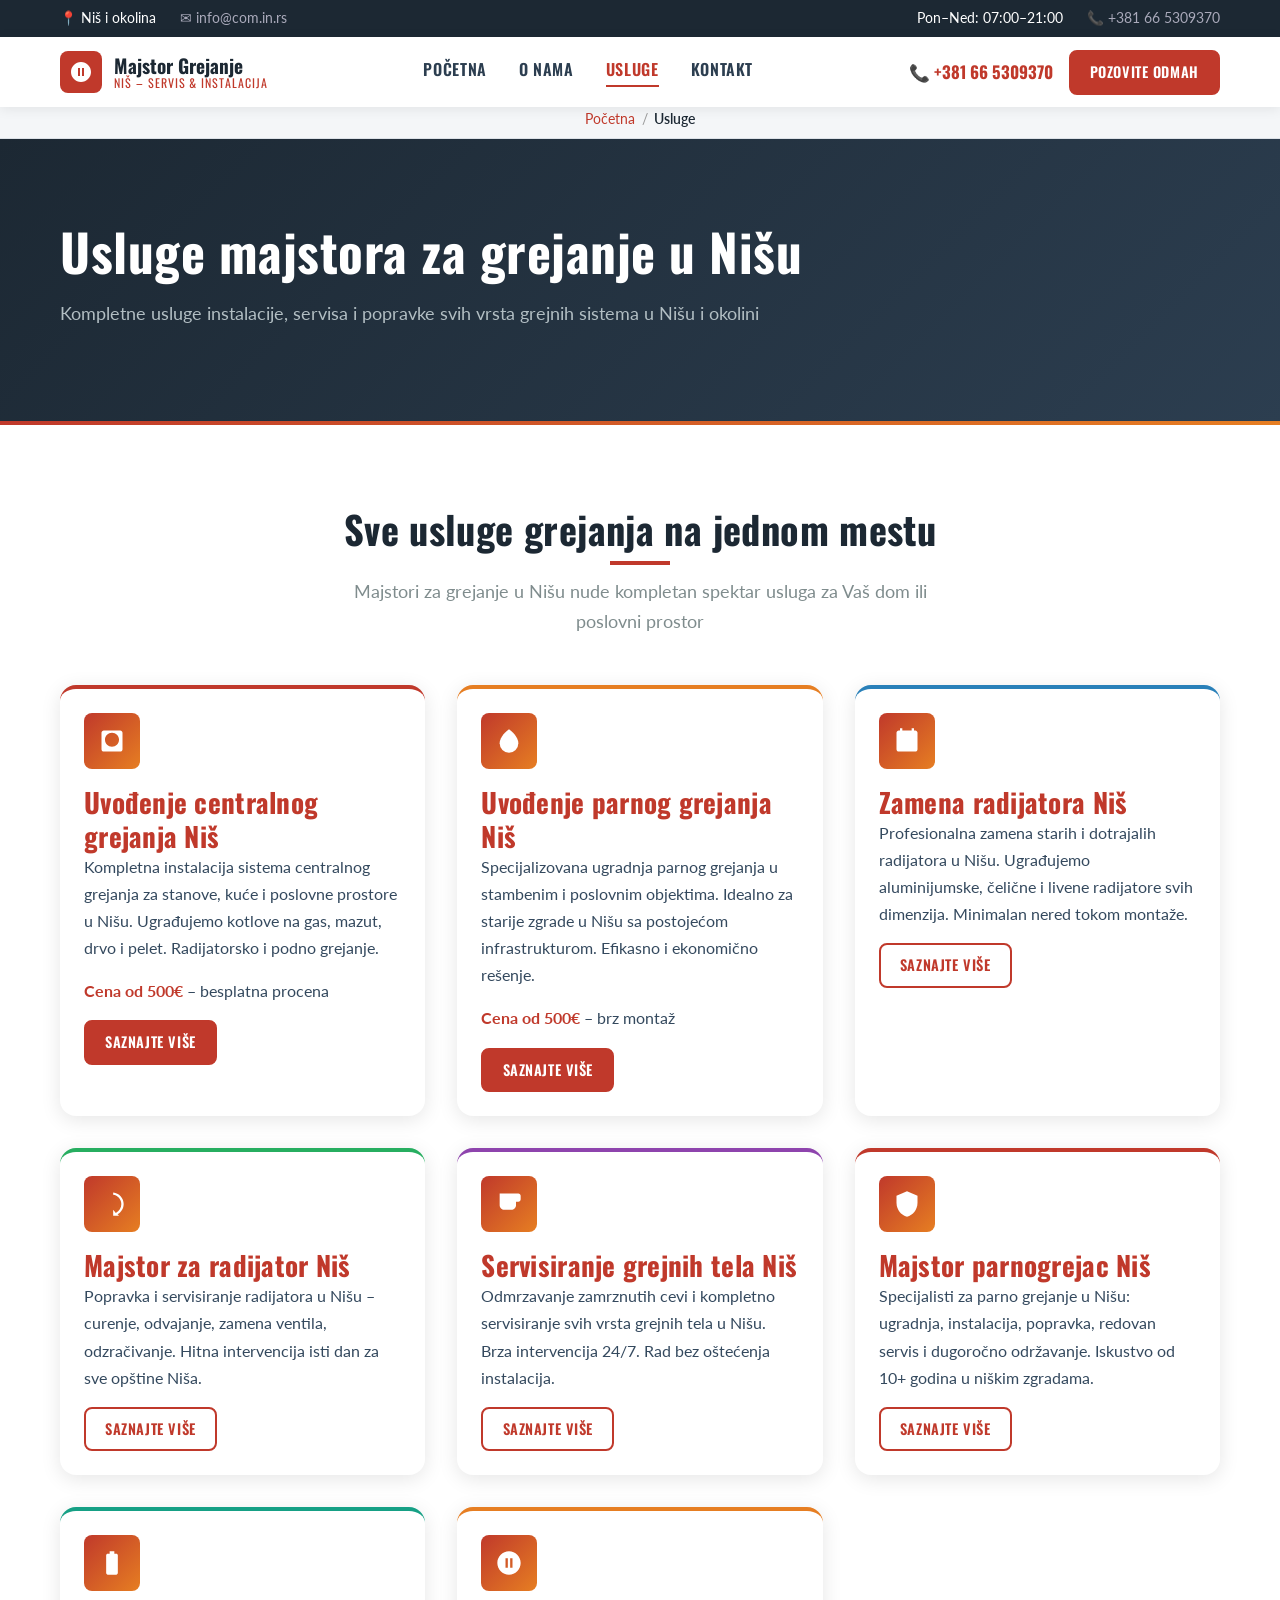
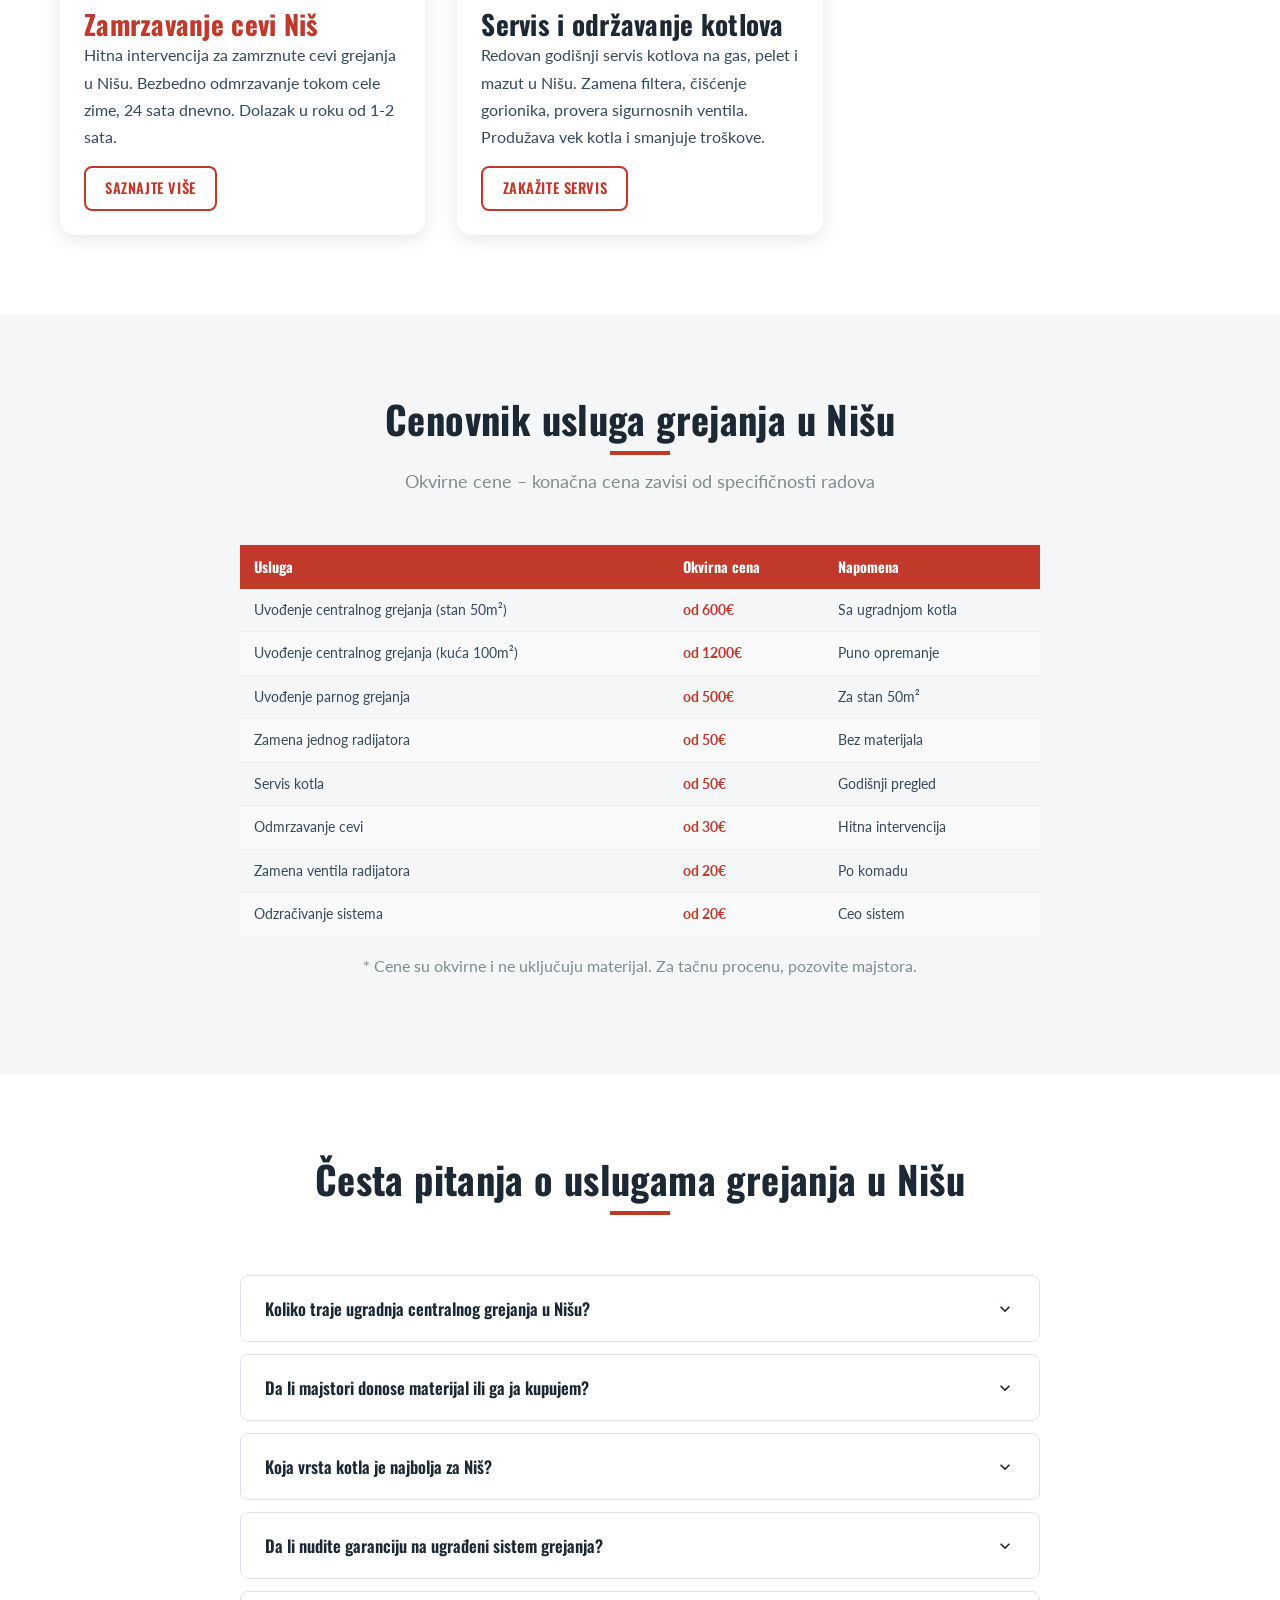
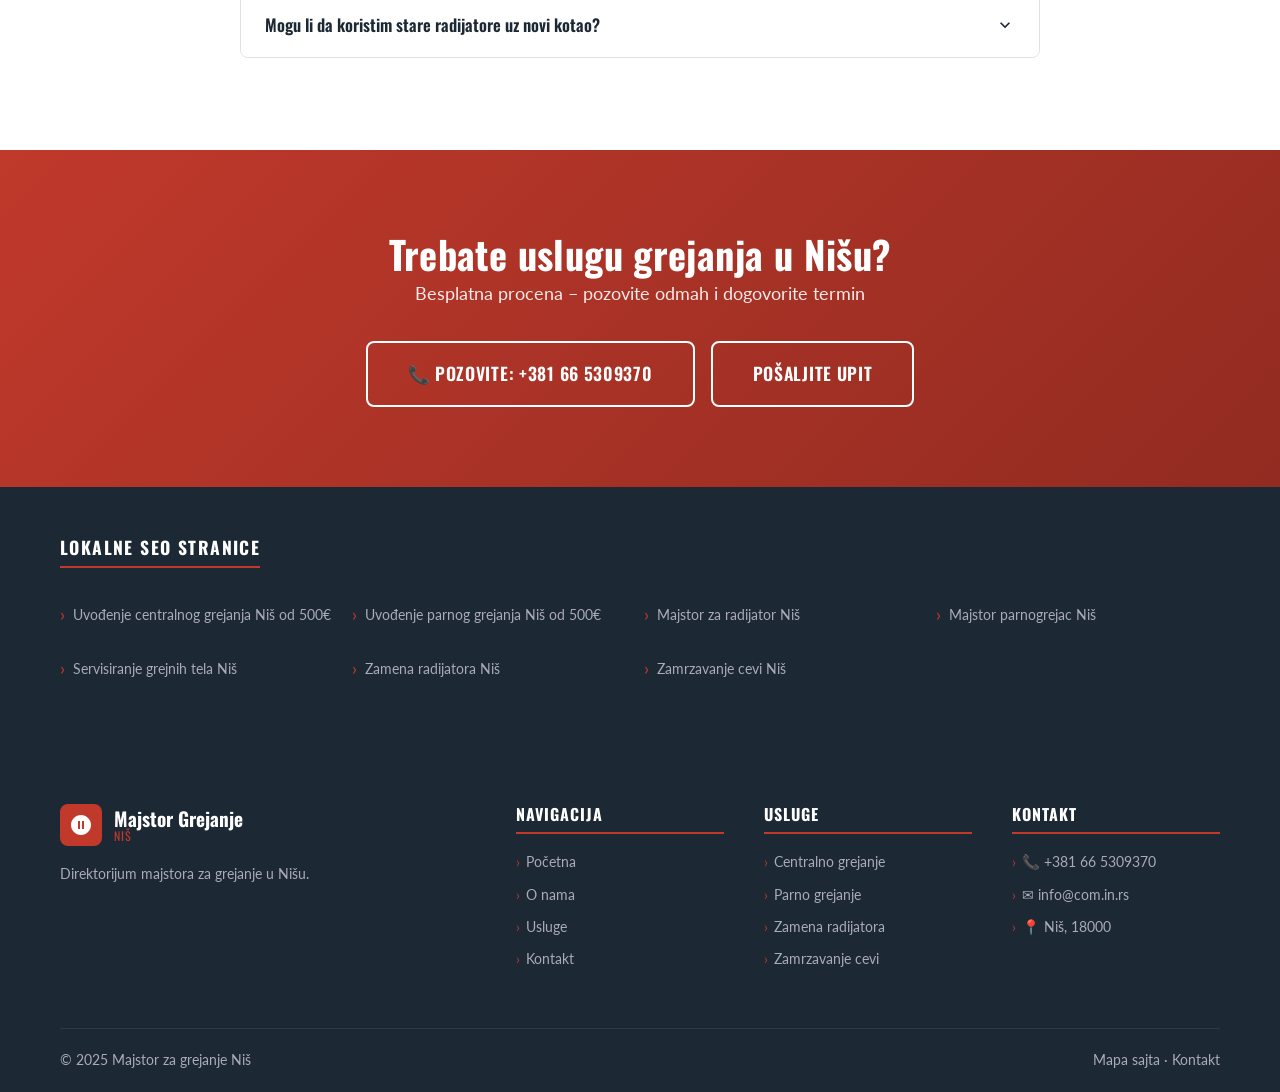
<file: usluge.html>
<!DOCTYPE html>
<html lang="sr">
<head>
<meta charset="UTF-8">
<meta name="viewport" content="width=device-width,initial-scale=1.0">
<title>Usluge grejanja Niš | Centralno, parno, radijatori, servis i popravka</title>
<meta name="description" content="Sve usluge majstora za grejanje u Nišu: uvođenje centralnog i parnog grejanja, zamena radijatora, servis kotlova, zamrzavanje cevi. Cene od 500€.">
<link rel="canonical" href="https://majstorzagrejanjenis.com.in.rs/usluge.html">
<meta property="og:title" content="Usluge grejanja Niš | Sve usluge na jednom mestu">
<meta property="og:description" content="Centralno grejanje, parno grejanje, zamena radijatora, servis. Majstori za grejanje u Nišu – cene od 500€.">
<meta property="og:url" content="https://majstorzagrejanjenis.com.in.rs/usluge.html">
<meta property="og:type" content="website">
<meta name="twitter:card" content="summary">
<link rel="preconnect" href="https://fonts.googleapis.com">
<link href="https://fonts.googleapis.com/css2?family=Oswald:wght@400;600;700&family=Lato:wght@400;700&display=swap" rel="stylesheet">
<link rel="stylesheet" href="css/style.css">
<link rel="icon" href="favicon.svg" type="image/svg+xml">
<script type="application/ld+json">{"@context":"https://schema.org","@graph":[{"@type":"BreadcrumbList","itemListElement":[{"@type":"ListItem","position":1,"name":"Početna","item":"https://majstorzagrejanjenis.com.in.rs/"},{"@type":"ListItem","position":2,"name":"Usluge","item":"https://majstorzagrejanjenis.com.in.rs/usluge.html"}]},{"@type":"Service","name":"Usluge grejanja Niš","provider":{"@type":"LocalBusiness","name":"Majstor za grejanje Niš","telephone":"+381665309370"},"areaServed":{"@type":"City","name":"Niš"}}]}</script>
</head>
<body>
<div class="topbar"><div class="container"><div class="topbar-inner">
<div class="topbar-left"><span>📍 Niš i okolina</span><a href="mailto:info@com.in.rs">✉ info@com.in.rs</a></div>
<div class="topbar-right"><span>Pon–Ned: 07:00–21:00</span><a href="tel:+381665309370">📞 +381 66 5309370</a></div>
</div></div></div>
<nav class="navbar" role="navigation">
<div class="container"><div class="navbar-inner">
<a href="index.html" class="logo">
<div class="logo-icon"><svg viewBox="0 0 24 24"><path d="M12 2C6.48 2 2 6.48 2 12s4.48 10 10 10 10-4.48 10-10S17.52 2 12 2zm-1 14H9V8h2v8zm4 0h-2V8h2v8z"/></svg></div>
<div class="logo-text">Majstor Grejanje<span>Niš – Servis &amp; Instalacija</span></div>
</a>
<ul class="nav-menu">
<li><a href="index.html">Početna</a></li>
<li><a href="o-nama.html">O nama</a></li>
<li><a href="usluge.html" class="active">Usluge</a></li>
<li><a href="kontakt.html">Kontakt</a></li>
</ul>
<div class="nav-cta">
<a href="tel:+381665309370" class="nav-phone">📞 +381 66 5309370</a>
<a href="tel:+381665309370" class="btn btn-primary btn-sm">Pozovite odmah</a>
</div>
<button class="hamburger" aria-label="Otvori meni"><span></span><span></span><span></span></button>
</div></div>
</nav>

<nav class="breadcrumb"><div class="container"><ol class="breadcrumb-list">
<li><a href="index.html">Početna</a></li>
<li class="active">Usluge</li>
</ol></div></nav>

<section class="content-hero">
<div class="container">
<h1>Usluge majstora za grejanje u Nišu</h1>
<p>Kompletne usluge instalacije, servisa i popravke svih vrsta grejnih sistema u Nišu i okolini</p>
</div>
</section>

<section class="section">
<div class="container">
<div class="section-title">
<h2>Sve usluge grejanja na jednom mestu</h2>
<p>Majstori za grejanje u Nišu nude kompletan spektar usluga za Vaš dom ili poslovni prostor</p>
</div>

<div class="cards-grid cards-grid-2" style="gap:2rem">

<div class="card" style="border-top:4px solid var(--primary)">
<div class="card-body">
<div class="card-icon"><svg viewBox="0 0 24 24"><path d="M19 3H5c-1.1 0-2 .9-2 2v14c0 1.1.9 2 2 2h14c1.1 0 2-.9 2-2V5c0-1.1-.9-2-2-2zm-7 14c-3.31 0-6-2.69-6-6s2.69-6 6-6 6 2.69 6 6-2.69 6-6 6z"/></svg></div>
<h3><a href="uvodjenje-centralnog-grejanja-nis.html">Uvođenje centralnog grejanja Niš</a></h3>
<p>Kompletna instalacija sistema centralnog grejanja za stanove, kuće i poslovne prostore u Nišu. Ugrađujemo kotlove na gas, mazut, drvo i pelet. Radijatorsko i podno grejanje.</p>
<p><strong class="text-primary">Cena od 500€</strong> – besplatna procena</p>
<a href="uvodjenje-centralnog-grejanja-nis.html" class="btn btn-primary btn-sm">Saznajte više</a>
</div>
</div>

<div class="card" style="border-top:4px solid var(--secondary)">
<div class="card-body">
<div class="card-icon"><svg viewBox="0 0 24 24"><path d="M12 2c-5.33 4-8 8.37-8 12a8 8 0 0 0 16 0c0-3.63-2.67-8-8-12z"/></svg></div>
<h3><a href="uvodjenje-parnog-grejanja-nis.html">Uvođenje parnog grejanja Niš</a></h3>
<p>Specijalizovana ugradnja parnog grejanja u stambenim i poslovnim objektima. Idealno za starije zgrade u Nišu sa postojećom infrastrukturom. Efikasno i ekonomično rešenje.</p>
<p><strong class="text-primary">Cena od 500€</strong> – brz montaž</p>
<a href="uvodjenje-parnog-grejanja-nis.html" class="btn btn-primary btn-sm">Saznajte više</a>
</div>
</div>

<div class="card" style="border-top:4px solid #2980b9">
<div class="card-body">
<div class="card-icon"><svg viewBox="0 0 24 24"><path d="M17 12h-5v5h5v-5zM16 1v2H8V1H6v2H5c-1.11 0-1.99.9-1.99 2L3 19c0 1.1.89 2 2 2h14c1.1 0 2-.9 2-2V5c0-1.1-.9-2-2-2h-1V1h-2z"/></svg></div>
<h3><a href="zamena-radijatora-nis.html">Zamena radijatora Niš</a></h3>
<p>Profesionalna zamena starih i dotrajalih radijatora u Nišu. Ugrađujemo aluminijumske, čelične i livene radijatore svih dimenzija. Minimalan nered tokom montaže.</p>
<a href="zamena-radijatora-nis.html" class="btn btn-outline btn-sm">Saznajte više</a>
</div>
</div>

<div class="card" style="border-top:4px solid #27ae60">
<div class="card-body">
<div class="card-icon"><svg viewBox="0 0 24 24"><path d="M13 2.05v2.02c3.95.49 7 3.85 7 7.93 0 3.21-1.81 6-4.72 7.72L13 17v5h5l-1.22-1.22C19.91 19.07 22 15.76 22 12c0-5.18-3.95-9.45-9-9.95z"/></svg></div>
<h3><a href="majstor-za-radijator-nis.html">Majstor za radijator Niš</a></h3>
<p>Popravka i servisiranje radijatora u Nišu – curenje, odvajanje, zamena ventila, odzračivanje. Hitna intervencija isti dan za sve opštine Niša.</p>
<a href="majstor-za-radijator-nis.html" class="btn btn-outline btn-sm">Saznajte više</a>
</div>
</div>

<div class="card" style="border-top:4px solid #8e44ad">
<div class="card-body">
<div class="card-icon"><svg viewBox="0 0 24 24"><path d="M20 3H4v10c0 2.21 1.79 4 4 4h6c2.21 0 4-1.79 4-4v-3h2c1.11 0 2-.89 2-2V5c0-1.11-.89-2-2-2z"/></svg></div>
<h3><a href="zamrzavanje-cevi-servisiranje-grejnih-tela-nis.html">Servisiranje grejnih tela Niš</a></h3>
<p>Odmrzavanje zamrznutih cevi i kompletno servisiranje svih vrsta grejnih tela u Nišu. Brza intervencija 24/7. Rad bez oštećenja instalacija.</p>
<a href="zamrzavanje-cevi-servisiranje-grejnih-tela-nis.html" class="btn btn-outline btn-sm">Saznajte više</a>
</div>
</div>

<div class="card" style="border-top:4px solid #c0392b">
<div class="card-body">
<div class="card-icon"><svg viewBox="0 0 24 24"><path d="M12 1L3 5v6c0 5.55 3.84 10.74 9 12 5.16-1.26 9-6.45 9-12V5l-9-4z"/></svg></div>
<h3><a href="majstor-parnogrejac-nis.html">Majstor parnogrejac Niš</a></h3>
<p>Specijalisti za parno grejanje u Nišu: ugradnja, instalacija, popravka, redovan servis i dugoročno održavanje. Iskustvo od 10+ godina u niškim zgradama.</p>
<a href="majstor-parnogrejac-nis.html" class="btn btn-outline btn-sm">Saznajte više</a>
</div>
</div>

<div class="card" style="border-top:4px solid #16a085">
<div class="card-body">
<div class="card-icon"><svg viewBox="0 0 24 24"><path d="M15.67 4H14V2h-4v2H8.33C7.6 4 7 4.6 7 5.33v15.33C7 21.4 7.6 22 8.33 22h7.33C16.4 22 17 21.4 17 20.67V5.33C17 4.6 16.4 4 15.67 4z"/></svg></div>
<h3><a href="zamrzavanje-cevi-nis.html">Zamrzavanje cevi Niš</a></h3>
<p>Hitna intervencija za zamrznute cevi grejanja u Nišu. Bezbedno odmrzavanje tokom cele zime, 24 sata dnevno. Dolazak u roku od 1-2 sata.</p>
<a href="zamrzavanje-cevi-nis.html" class="btn btn-outline btn-sm">Saznajte više</a>
</div>
</div>

<div class="card" style="border-top:4px solid #e67e22">
<div class="card-body">
<div class="card-icon"><svg viewBox="0 0 24 24"><path d="M12 2C6.48 2 2 6.48 2 12s4.48 10 10 10 10-4.48 10-10S17.52 2 12 2zm-1 14H9V8h2v8zm4 0h-2V8h2v8z"/></svg></div>
<h3>Servis i održavanje kotlova</h3>
<p>Redovan godišnji servis kotlova na gas, pelet i mazut u Nišu. Zamena filtera, čišćenje gorionika, provera sigurnosnih ventila. Produžava vek kotla i smanjuje troškove.</p>
<a href="kontakt.html" class="btn btn-outline btn-sm">Zakažite servis</a>
</div>
</div>

</div>
</div>
</section>

<section class="section section-alt">
<div class="container">
<div class="section-title"><h2>Cenovnik usluga grejanja u Nišu</h2><p>Okvirne cene – konačna cena zavisi od specifičnosti radova</p></div>
<div style="overflow-x:auto">
<table class="price-table" style="max-width:800px;margin:0 auto">
<thead><tr><th>Usluga</th><th>Okvirna cena</th><th>Napomena</th></tr></thead>
<tbody>
<tr><td>Uvođenje centralnog grejanja (stan 50m²)</td><td class="price-highlight">od 600€</td><td>Sa ugradnjom kotla</td></tr>
<tr><td>Uvođenje centralnog grejanja (kuća 100m²)</td><td class="price-highlight">od 1200€</td><td>Puno opremanje</td></tr>
<tr><td>Uvođenje parnog grejanja</td><td class="price-highlight">od 500€</td><td>Za stan 50m²</td></tr>
<tr><td>Zamena jednog radijatora</td><td class="price-highlight">od 50€</td><td>Bez materijala</td></tr>
<tr><td>Servis kotla</td><td class="price-highlight">od 50€</td><td>Godišnji pregled</td></tr>
<tr><td>Odmrzavanje cevi</td><td class="price-highlight">od 30€</td><td>Hitna intervencija</td></tr>
<tr><td>Zamena ventila radijatora</td><td class="price-highlight">od 20€</td><td>Po komadu</td></tr>
<tr><td>Odzračivanje sistema</td><td class="price-highlight">od 20€</td><td>Ceo sistem</td></tr>
</tbody>
</table>
</div>
<p style="text-align:center;color:var(--text-light);margin-top:1rem">* Cene su okvirne i ne uključuju materijal. Za tačnu procenu, pozovite majstora.</p>
</div>
</section>

<section class="section">
<div class="container">
<div class="section-title"><h2>Česta pitanja o uslugama grejanja u Nišu</h2></div>
<div class="faq-list">
<div class="faq-item">
<button class="faq-question">Koliko traje ugradnja centralnog grejanja u Nišu?<span class="faq-arrow"><svg viewBox="0 0 24 24"><path d="M7.41 8.59L12 13.17l4.59-4.58L18 10l-6 6-6-6 1.41-1.41z"/></svg></span></button>
<div class="faq-answer"><div class="faq-answer-inner"><p>Ugradnja centralnog grejanja za prosečan stan (50-70m²) traje 3-5 radnih dana. Za veće objekte (kuća 100-150m²) vreme može biti 7-14 dana. Vreme zavisi od složenosti instalacije, vrste kotla i stanja postojeće infrastrukture.</p></div></div>
</div>
<div class="faq-item">
<button class="faq-question">Da li majstori donose materijal ili ga ja kupujem?<span class="faq-arrow"><svg viewBox="0 0 24 24"><path d="M7.41 8.59L12 13.17l4.59-4.58L18 10l-6 6-6-6 1.41-1.41z"/></svg></span></button>
<div class="faq-answer"><div class="faq-answer-inner"><p>Zavisi od dogovora. Većina majstora za grejanje u Nišu može da obezbedi sav potreban materijal (cevi, spojnice, radijatori, kotao) uz popust po nabavnoj ceni. Možete i sami kupiti materijal prema specifikaciji majstora. Prepručujemo da se sve dogovori pre početka radova.</p></div></div>
</div>
<div class="faq-item">
<button class="faq-question">Koja vrsta kotla je najboljа za Niš?<span class="faq-arrow"><svg viewBox="0 0 24 24"><path d="M7.41 8.59L12 13.17l4.59-4.58L18 10l-6 6-6-6 1.41-1.41z"/></svg></span></button>
<div class="faq-answer"><div class="faq-answer-inner"><p>U Nišu su najpopularni kotlovi na gas (gde postoji gasna mreža), kotlovi na pelet i kotlovi na drvo za porodične kuće. Kondenzacioni kotlovi na gas su najefikasniji i smanjuju troškove grejanja za 15-30%. Majstor će preporučiti optimalnu vrstu kotla za Vaš objekat i način grejanja.</p></div></div>
</div>
<div class="faq-item">
<button class="faq-question">Da li nudite garanciju na ugrađeni sistem grejanja?<span class="faq-arrow"><svg viewBox="0 0 24 24"><path d="M7.41 8.59L12 13.17l4.59-4.58L18 10l-6 6-6-6 1.41-1.41z"/></svg></span></button>
<div class="faq-answer"><div class="faq-answer-inner"><p>Da, svi majstori u našem direktorijumu daju garanciju na izvedene radove. Standardna garancija na rad je 12 meseci. Na ugrađenu opremu važi garantni rok proizvođača (obično 24-60 meseci). Garancija se definiše ugovorom pre početka radova.</p></div></div>
</div>
<div class="faq-item">
<button class="faq-question">Mogu li da koristim stare radijatore uz novi kotao?<span class="faq-arrow"><svg viewBox="0 0 24 24"><path d="M7.41 8.59L12 13.17l4.59-4.58L18 10l-6 6-6-6 1.41-1.41z"/></svg></span></button>
<div class="faq-answer"><div class="faq-answer-inner"><p>U većini slučajeva da. Liveni i čelični radijatori koji su ispravni mogu se koristiti uz novi kotao. Majstor će pregledati stanje radijatora i cevi i preporučiti da li je zamena neophodna. Stari radijatori koji cure ili su korodirani uvek se zamenjuju.</p></div></div>
</div>
</div>
</div>
</section>

<section class="cta-section">
<div class="container">
<h2>Trebate uslugu grejanja u Nišu?</h2>
<p>Besplatna procena – pozovite odmah i dogovorite termin</p>
<div class="cta-actions">
<a href="tel:+381665309370" class="btn btn-secondary btn-lg">📞 Pozovite: +381 66 5309370</a>
<a href="kontakt.html" class="btn btn-outline btn-lg" style="border-color:#fff;color:#fff;">Pošaljite upit</a>
</div>
</div>
</section>

<div class="internal-links"><div class="container"><h3>Lokalne SEO stranice</h3><div class="links-grid">
<a href="uvodjenje-centralnog-grejanja-nis.html">Uvođenje centralnog grejanja Niš od 500€</a>
<a href="uvodjenje-parnog-grejanja-nis.html">Uvođenje parnog grejanja Niš od 500€</a>
<a href="majstor-za-radijator-nis.html">Majstor za radijator Niš</a>
<a href="majstor-parnogrejac-nis.html">Majstor parnogrejac Niš</a>
<a href="zamrzavanje-cevi-servisiranje-grejnih-tela-nis.html">Servisiranje grejnih tela Niš</a>
<a href="zamena-radijatora-nis.html">Zamena radijatora Niš</a>
<a href="zamrzavanje-cevi-nis.html">Zamrzavanje cevi Niš</a>
</div></div></div>

<footer role="contentinfo"><div class="container">
<div class="footer-grid">
<div class="footer-brand"><a href="index.html" class="logo"><div class="logo-icon"><svg viewBox="0 0 24 24"><path d="M12 2C6.48 2 2 6.48 2 12s4.48 10 10 10 10-4.48 10-10S17.52 2 12 2zm-1 14H9V8h2v8zm4 0h-2V8h2v8z"/></svg></div><div class="logo-text" style="color:#fff">Majstor Grejanje<span>Niš</span></div></a><p>Direktorijum majstora za grejanje u Nišu.</p></div>
<div class="footer-col"><h4>Navigacija</h4><ul><li><a href="index.html">Početna</a></li><li><a href="o-nama.html">O nama</a></li><li><a href="usluge.html">Usluge</a></li><li><a href="kontakt.html">Kontakt</a></li></ul></div>
<div class="footer-col"><h4>Usluge</h4><ul>
<li><a href="uvodjenje-centralnog-grejanja-nis.html">Centralno grejanje</a></li>
<li><a href="uvodjenje-parnog-grejanja-nis.html">Parno grejanje</a></li>
<li><a href="zamena-radijatora-nis.html">Zamena radijatora</a></li>
<li><a href="zamrzavanje-cevi-nis.html">Zamrzavanje cevi</a></li>
</ul></div>
<div class="footer-col"><h4>Kontakt</h4><ul>
<li><a href="tel:+381665309370">📞 +381 66 5309370</a></li>
<li><a href="mailto:info@com.in.rs">✉ info@com.in.rs</a></li>
<li><a href="#">📍 Niš, 18000</a></li>
</ul></div>
</div>
<div class="footer-bottom">
<span>© 2025 Majstor za grejanje Niš</span>
<span><a href="sitemap.xml">Mapa sajta</a> · <a href="kontakt.html">Kontakt</a></span>
</div>
</div></footer>
<script src="js/script.js" defer></script>
</body>
</html>
</file>
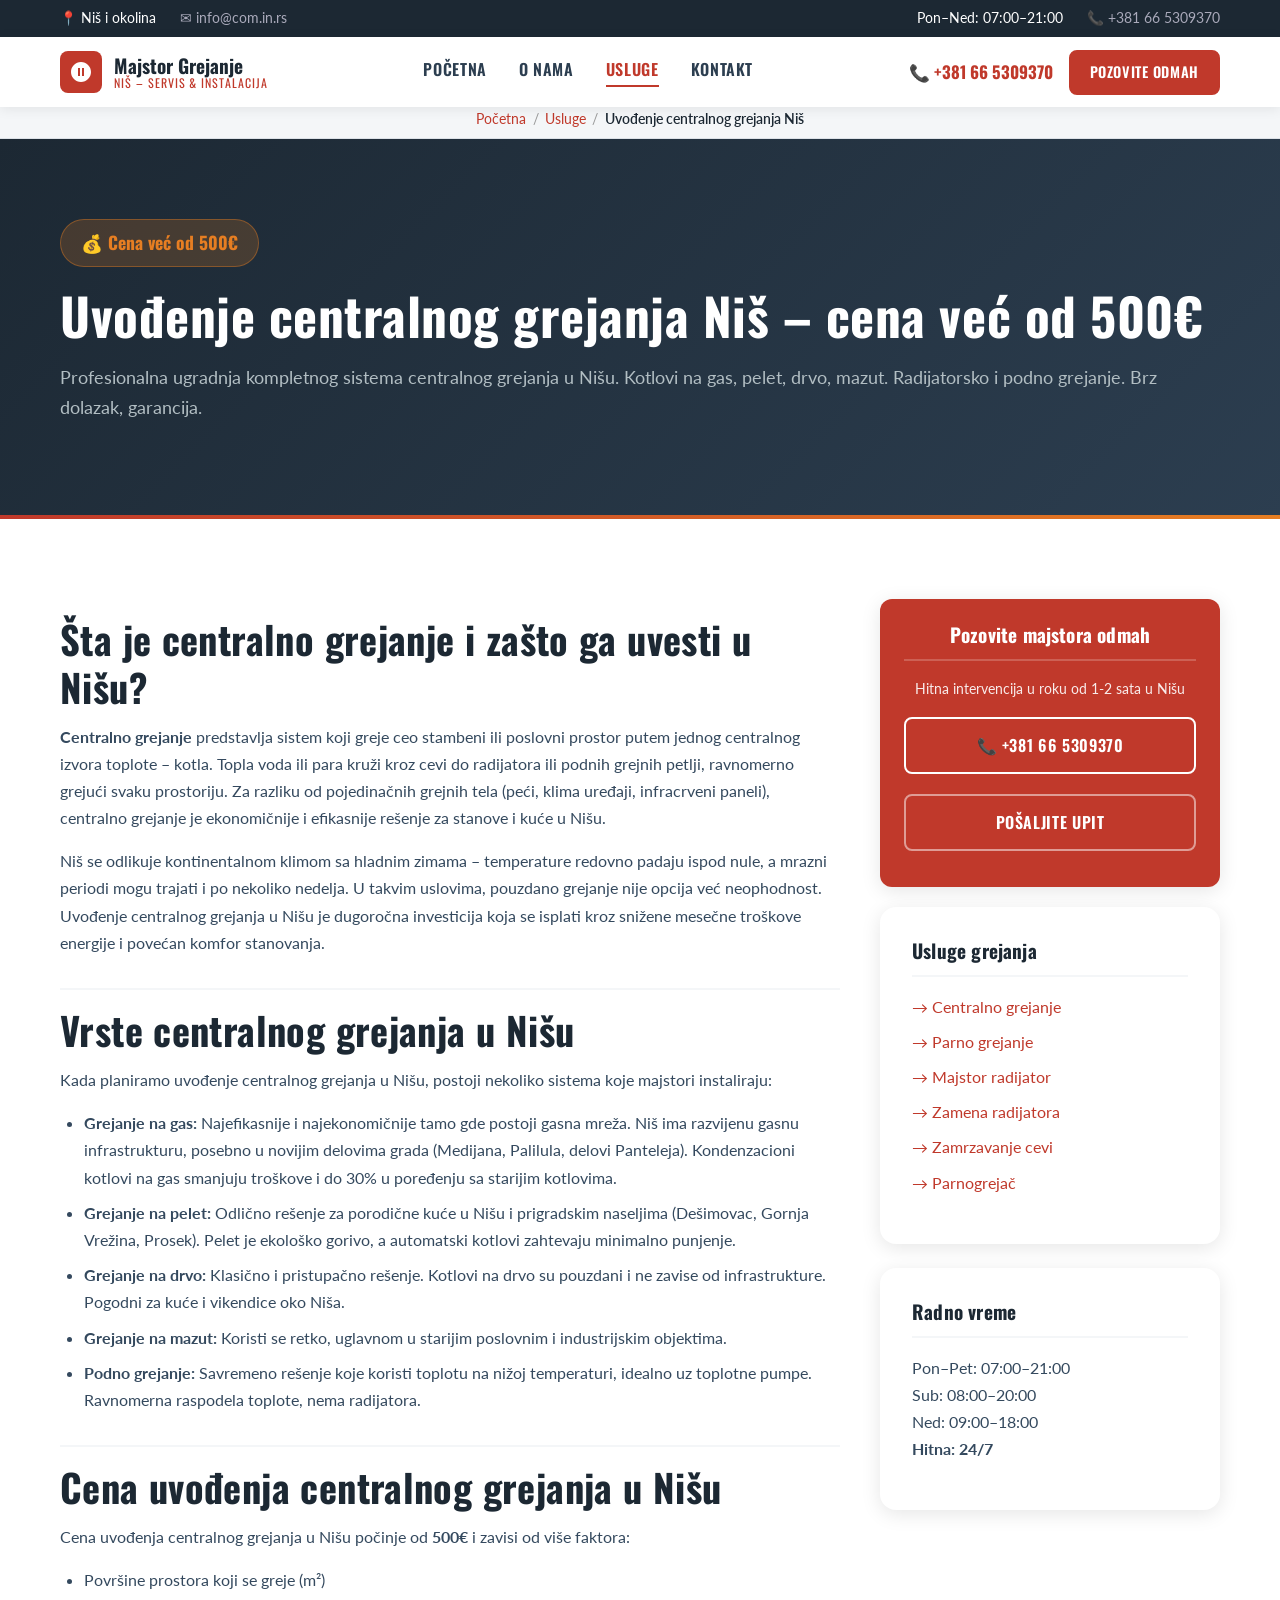
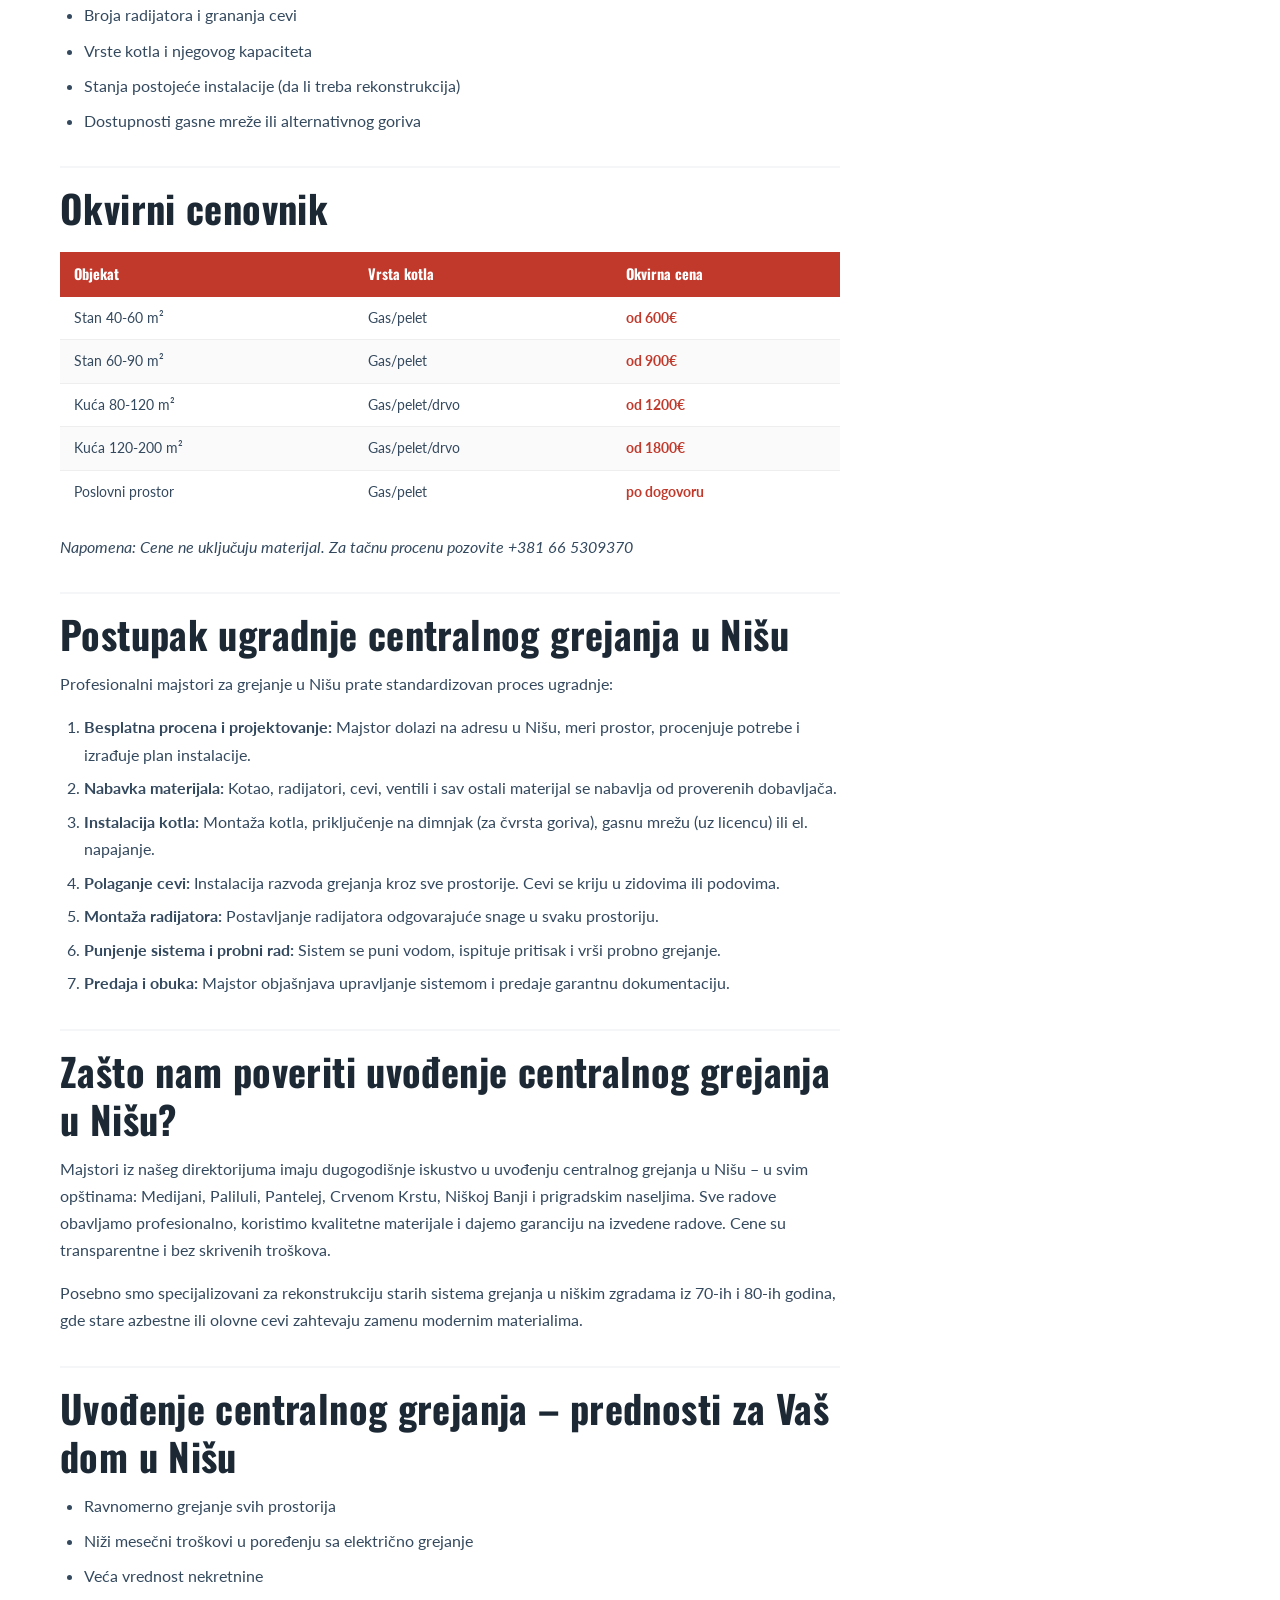
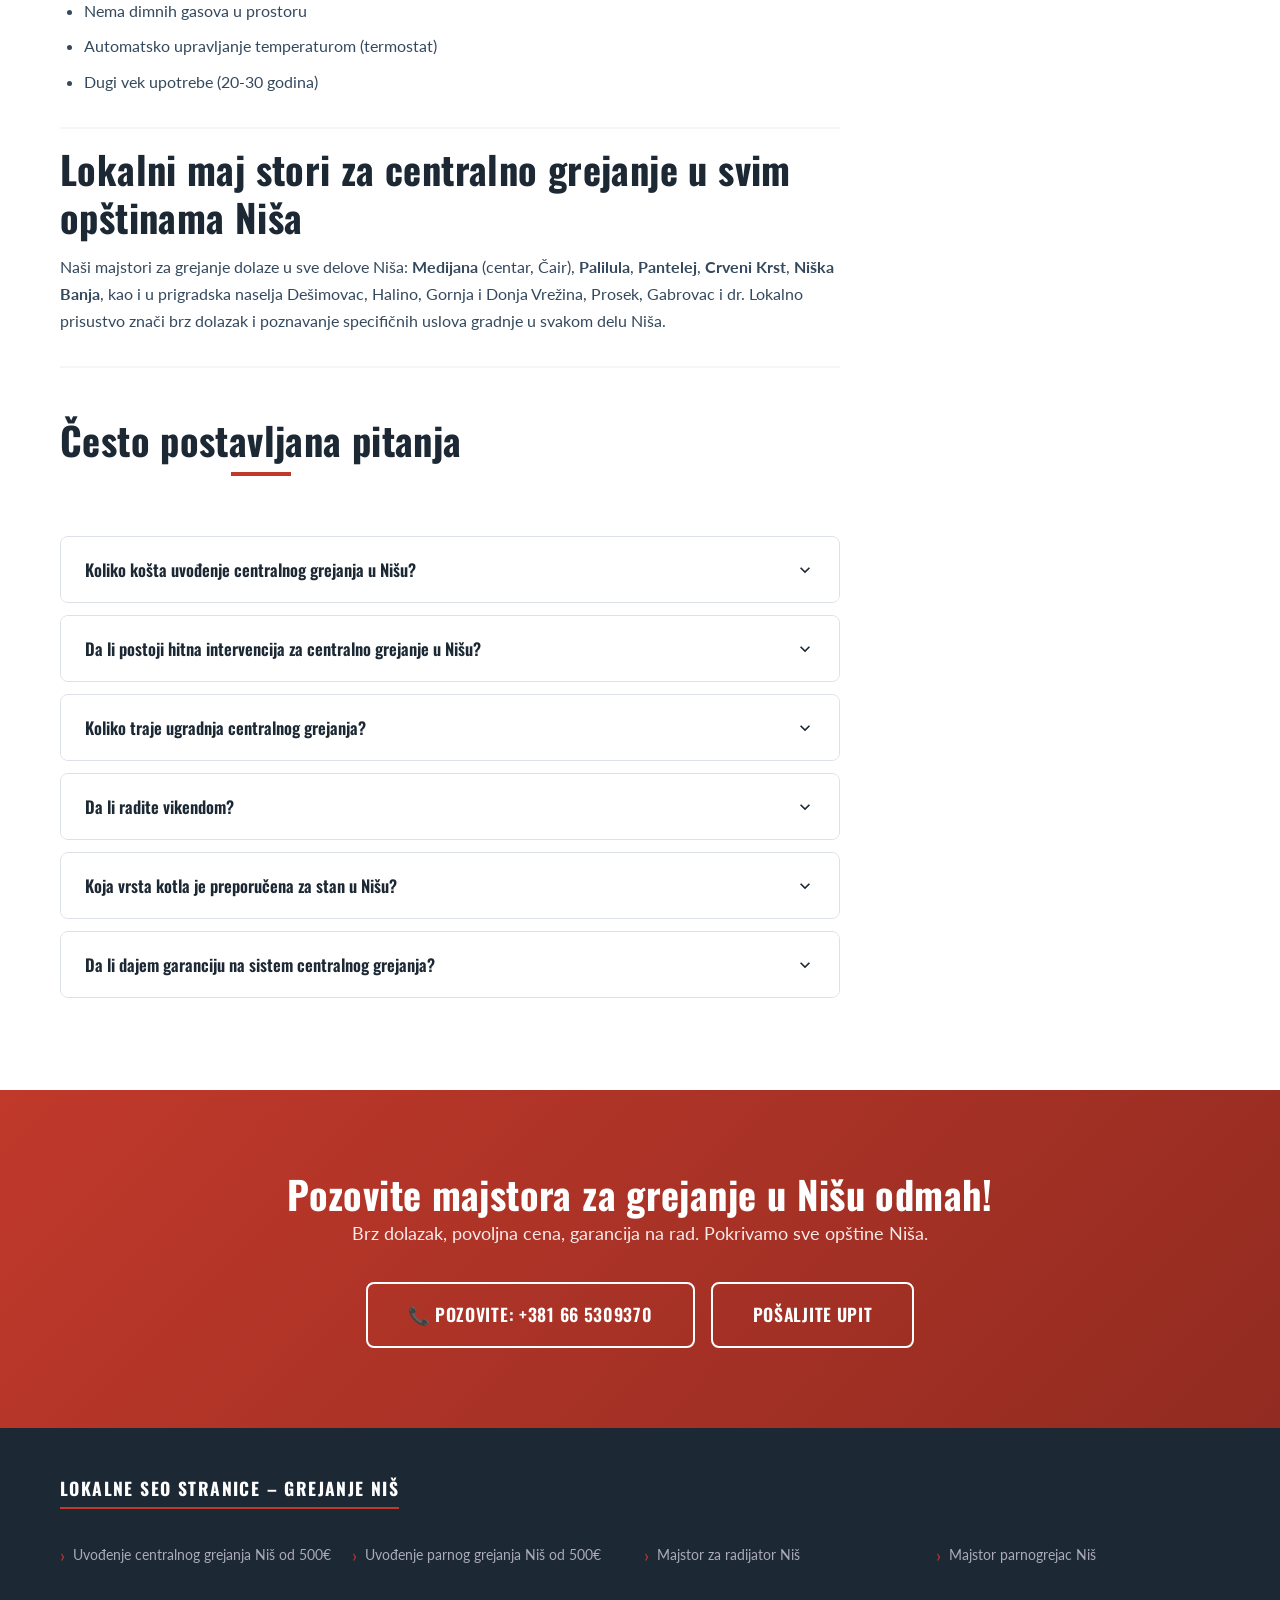
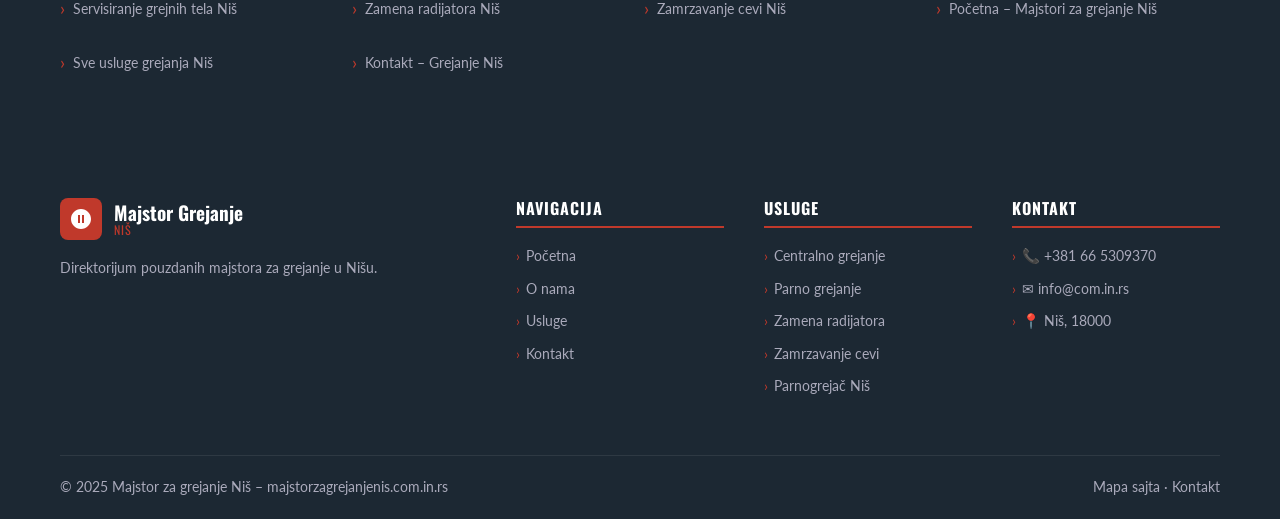
<file: uvodjenje-centralnog-grejanja-nis.html>
<!DOCTYPE html>
<html lang="sr">
<head>
<meta charset="UTF-8">
<meta name="viewport" content="width=device-width,initial-scale=1.0">
<title>Uvođenje centralnog grejanja Niš – cena već od 500€ | Majstor grejanje</title>
<meta name="description" content="Uvođenje centralnog grejanja u Nišu – profesionalna ugradnja sistema, cena od 500€. Kotlovi na gas, pelet, drvo. Brz dolazak u sve opštine Niša. Pozovite!">
<link rel="canonical" href="https://majstorzagrejanjenis.com.in.rs/uvodjenje-centralnog-grejanja-nis.html">
<meta property="og:title" content="Uvođenje centralnog grejanja Niš – cena već od 500€ | Majstor grejanje">
<meta property="og:description" content="Uvođenje centralnog grejanja u Nišu – profesionalna ugradnja sistema, cena od 500€. Kotlovi na gas, pelet, drvo. Brz dolazak u sve opštine Niša. Pozovite!">
<meta property="og:url" content="https://majstorzagrejanjenis.com.in.rs/uvodjenje-centralnog-grejanja-nis.html">
<meta property="og:type" content="website">
<meta property="og:site_name" content="Majstor za grejanje Niš">
<meta name="twitter:card" content="summary_large_image">
<meta name="twitter:title" content="Uvođenje centralnog grejanja Niš – cena već od 500€ | Majstor grejanje">
<meta name="twitter:description" content="Uvođenje centralnog grejanja u Nišu – profesionalna ugradnja sistema, cena od 500€. Kotlovi na gas, pelet, drvo. Brz dolazak u sve opštine Niša. Pozovite!">
<link rel="preconnect" href="https://fonts.googleapis.com">
<link href="https://fonts.googleapis.com/css2?family=Oswald:wght@400;600;700&family=Lato:wght@400;700&display=swap" rel="stylesheet">
<link rel="stylesheet" href="css/style.css">
<link rel="icon" href="favicon.svg" type="image/svg+xml">
<script type="application/ld+json">{"@context":"https://schema.org","@graph":[
{"@type":"BreadcrumbList","itemListElement":[
{"@type":"ListItem","position":1,"name":"Početna","item":"https://majstorzagrejanjenis.com.in.rs/"},
{"@type":"ListItem","position":2,"name":"Usluge","item":"https://majstorzagrejanjenis.com.in.rs/usluge.html"},
{"@type":"ListItem","position":3,"name":"Uvođenje centralnog grejanja Niš","item":"https://majstorzagrejanjenis.com.in.rs/uvodjenje-centralnog-grejanja-nis.html"}
]},
{"@type":"FAQPage","mainEntity":[{"@type":"Question","name":"Koliko košta uvođenje centralnog grejanja u Nišu?","acceptedAnswer":{"@type":"Answer","text":"Cena uvođenja centralnog grejanja u Nišu počinje od 500€ za manji stan (40-50m²). Za prosečan stan od 60-80m² cena je 800-1200€, a za porodičnu kuću od 100-150m² cena može biti 1500-2500€. Cena zavisi od tipa kotla, broja radijatora i stanja instalacije. Besplatna procena na zahtev."}},{"@type":"Question","name":"Da li postoji hitna intervencija za centralno grejanje u Nišu?","acceptedAnswer":{"@type":"Answer","text":"Da. U hitnim slučajevima (kvar kotla, cev pukla) naši majstori dolaze u roku od 1-2 sata u Nišu, tokom cele sedmice uključujući vikende. Dežurni majstori su dostupni 24 časa."}},{"@type":"Question","name":"Koliko traje ugradnja centralnog grejanja?","acceptedAnswer":{"@type":"Answer","text":"Ugradnja centralnog grejanja za stan od 50-70m² traje 3-5 radnih dana. Za veće kuće (100-150m²) vreme je 7-14 dana. Vreme zavisi od složenosti instalacije i dostupnosti materijala."}},{"@type":"Question","name":"Da li radite vikendom?","acceptedAnswer":{"@type":"Answer","text":"Da, naši majstori za grejanje u Nišu rade subotom i nedeljom. Za zakazane radove, preporučujemo dogovor dan-dva unapred. Hitna intervencija je dostupna i noću i tokom praznika."}},{"@type":"Question","name":"Koja vrsta kotla je preporučena za stan u Nišu?","acceptedAnswer":{"@type":"Answer","text":"Za stanove u Nišu sa priključkom na gas, preporučuje se kondenzacioni kotao na gas – ekonomičan i efikasan. Tamo gde nema gasa, odlična alternativa su kotlovi na pelet sa automatskim punjenjem. Majstor preporučuje optimalno rešenje za Vašu situaciju."}},{"@type":"Question","name":"Da li dajem garanciju na sistem centralnog grejanja?","acceptedAnswer":{"@type":"Answer","text":"Svi majstori u našem direktorijumu daju garanciju na izvedene radove od minimum 12 meseci. Na ugrađenu opremu (kotao, radijatori) važi garantni rok proizvođača, obično 24-60 meseci."}}]},
{"@type":"LocalBusiness","name":"Majstor za grejanje Niš","telephone":"+381665309370","url":"https://majstorzagrejanjenis.com.in.rs/","address":{"@type":"PostalAddress","addressLocality":"Niš","postalCode":"18000","addressCountry":"RS"}}
]}</script>
</head>
<body>
<div class="topbar"><div class="container"><div class="topbar-inner">
<div class="topbar-left"><span>📍 Niš i okolina</span><a href="mailto:info@com.in.rs">✉ info@com.in.rs</a></div>
<div class="topbar-right"><span>Pon–Ned: 07:00–21:00</span><a href="tel:+381665309370">📞 +381 66 5309370</a></div>
</div></div></div>
<nav class="navbar" role="navigation">
<div class="container"><div class="navbar-inner">
<a href="index.html" class="logo">
<div class="logo-icon"><svg viewBox="0 0 24 24"><path d="M12 2C6.48 2 2 6.48 2 12s4.48 10 10 10 10-4.48 10-10S17.52 2 12 2zm-1 14H9V8h2v8zm4 0h-2V8h2v8z"/></svg></div>
<div class="logo-text">Majstor Grejanje<span>Niš – Servis &amp; Instalacija</span></div>
</a>
<ul class="nav-menu">
<li><a href="index.html">Početna</a></li>
<li><a href="o-nama.html">O nama</a></li>
<li><a href="usluge.html" class="active">Usluge</a></li>
<li><a href="kontakt.html">Kontakt</a></li>
</ul>
<div class="nav-cta">
<a href="tel:+381665309370" class="nav-phone">📞 +381 66 5309370</a>
<a href="tel:+381665309370" class="btn btn-primary btn-sm">Pozovite odmah</a>
</div>
<button class="hamburger" aria-label="Otvori meni"><span></span><span></span><span></span></button>
</div></div>
</nav>
<nav class="breadcrumb"><div class="container"><ol class="breadcrumb-list">
<li><a href="index.html">Početna</a></li>
<li><a href="usluge.html">Usluge</a></li>
<li class="active">Uvođenje centralnog grejanja Niš</li>
</ol></div></nav>
<section class="content-hero">
<div class="container">
<div class="price-badge">💰 Cena već od 500€</div>
<h1>Uvođenje centralnog grejanja Niš – cena već od 500€</h1>
<p>Profesionalna ugradnja kompletnog sistema centralnog grejanja u Nišu. Kotlovi na gas, pelet, drvo, mazut. Radijatorsko i podno grejanje. Brz dolazak, garancija.</p>
</div>
</section>
<section class="section">
<div class="container">
<div class="content-layout">
<div class="content-main">

<h2>Šta je centralno grejanje i zašto ga uvesti u Nišu?</h2>
<p><strong>Centralno grejanje</strong> predstavlja sistem koji greje ceo stambeni ili poslovni prostor putem jednog centralnog izvora toplote – kotla. Topla voda ili para kruži kroz cevi do radijatora ili podnih grejnih petlji, ravnomerno grejući svaku prostoriju. Za razliku od pojedinačnih grejnih tela (peći, klima uređaji, infracrveni paneli), centralno grejanje je ekonomičnije i efikasnije rešenje za stanove i kuće u Nišu.</p>
<p>Niš se odlikuje kontinentalnom klimom sa hladnim zimama – temperature redovno padaju ispod nule, a mrazni periodi mogu trajati i po nekoliko nedelja. U takvim uslovima, pouzdano grejanje nije opcija već neophodnost. Uvođenje centralnog grejanja u Nišu je dugoročna investicija koja se isplati kroz snižene mesečne troškove energije i povećan komfor stanovanja.</p>

<h2>Vrste centralnog grejanja u Nišu</h2>
<p>Kada planiramo uvođenje centralnog grejanja u Nišu, postoji nekoliko sistema koje majstori instaliraju:</p>
<ul>
<li><strong>Grejanje na gas:</strong> Najefikasnije i najekonomičnije tamo gde postoji gasna mreža. Niš ima razvijenu gasnu infrastrukturu, posebno u novijim delovima grada (Medijana, Palilula, delovi Panteleja). Kondenzacioni kotlovi na gas smanjuju troškove i do 30% u poređenju sa starijim kotlovima.</li>
<li><strong>Grejanje na pelet:</strong> Odlično rešenje za porodične kuće u Nišu i prigradskim naseljima (Dešimovac, Gornja Vrežina, Prosek). Pelet je ekološko gorivo, a automatski kotlovi zahtevaju minimalno punjenje.</li>
<li><strong>Grejanje na drvo:</strong> Klasično i pristupačno rešenje. Kotlovi na drvo su pouzdani i ne zavise od infrastrukture. Pogodni za kuće i vikendice oko Niša.</li>
<li><strong>Grejanje na mazut:</strong> Koristi se retko, uglavnom u starijim poslovnim i industrijskim objektima.</li>
<li><strong>Podno grejanje:</strong> Savremeno rešenje koje koristi toplotu na nižoj temperaturi, idealno uz toplotne pumpe. Ravnomerna raspodela toplote, nema radijatora.</li>
</ul>

<h2>Cena uvođenja centralnog grejanja u Nišu</h2>
<p>Cena uvođenja centralnog grejanja u Nišu počinje od <strong>500€</strong> i zavisi od više faktora:</p>
<ul>
<li>Površine prostora koji se greje (m²)</li>
<li>Broja radijatora i grananja cevi</li>
<li>Vrste kotla i njegovog kapaciteta</li>
<li>Stanja postojeće instalacije (da li treba rekonstrukcija)</li>
<li>Dostupnosti gasne mreže ili alternativnog goriva</li>
</ul>

<h2>Okvirni cenovnik</h2>
<table class="price-table">
<thead><tr><th>Objekat</th><th>Vrsta kotla</th><th>Okvirna cena</th></tr></thead>
<tbody>
<tr><td>Stan 40-60 m²</td><td>Gas/pelet</td><td class="price-highlight">od 600€</td></tr>
<tr><td>Stan 60-90 m²</td><td>Gas/pelet</td><td class="price-highlight">od 900€</td></tr>
<tr><td>Kuća 80-120 m²</td><td>Gas/pelet/drvo</td><td class="price-highlight">od 1200€</td></tr>
<tr><td>Kuća 120-200 m²</td><td>Gas/pelet/drvo</td><td class="price-highlight">od 1800€</td></tr>
<tr><td>Poslovni prostor</td><td>Gas/pelet</td><td class="price-highlight">po dogovoru</td></tr>
</tbody>
</table>
<p><em>Napomena: Cene ne uključuju materijal. Za tačnu procenu pozovite +381 66 5309370</em></p>

<h2>Postupak ugradnje centralnog grejanja u Nišu</h2>
<p>Profesionalni majstori za grejanje u Nišu prate standardizovan proces ugradnje:</p>
<ol>
<li><strong>Besplatna procena i projektovanje:</strong> Majstor dolazi na adresu u Nišu, meri prostor, procenjuje potrebe i izrađuje plan instalacije.</li>
<li><strong>Nabavka materijala:</strong> Kotao, radijatori, cevi, ventili i sav ostali materijal se nabavlja od proverenih dobavljača.</li>
<li><strong>Instalacija kotla:</strong> Montaža kotla, priključenje na dimnjak (za čvrsta goriva), gasnu mrežu (uz licencu) ili el. napajanje.</li>
<li><strong>Polaganje cevi:</strong> Instalacija razvoda grejanja kroz sve prostorije. Cevi se kriju u zidovima ili podovima.</li>
<li><strong>Montaža radijatora:</strong> Postavljanje radijatora odgovarajuće snage u svaku prostoriju.</li>
<li><strong>Punjenje sistema i probni rad:</strong> Sistem se puni vodom, ispituje pritisak i vrši probno grejanje.</li>
<li><strong>Predaja i obuka:</strong> Majstor objašnjava upravljanje sistemom i predaje garantnu dokumentaciju.</li>
</ol>

<h2>Zašto nam poveriti uvođenje centralnog grejanja u Nišu?</h2>
<p>Majstori iz našeg direktorijuma imaju dugogodišnje iskustvo u uvođenju centralnog grejanja u Nišu – u svim opštinama: Medijani, Paliluli, Pantelej, Crvenom Krstu, Niškoj Banji i prigradskim naseljima. Sve radove obavljamo profesionalno, koristimo kvalitetne materijale i dajemo garanciju na izvedene radove. Cene su transparentne i bez skrivenih troškova.</p>
<p>Posebno smo specijalizovani za rekonstrukciju starih sistema grejanja u niškim zgradama iz 70-ih i 80-ih godina, gde stare azbestne ili olovne cevi zahtevaju zamenu modernim materialima.</p>

<h2>Uvođenje centralnog grejanja – prednosti za Vaš dom u Nišu</h2>
<ul>
<li>Ravnomerno grejanje svih prostorija</li>
<li>Niži mesečni troškovi u poređenju sa električno grejanje</li>
<li>Veća vrednost nekretnine</li>
<li>Nema dimnih gasova u prostoru</li>
<li>Automatsko upravljanje temperaturom (termostat)</li>
<li>Dugi vek upotrebe (20-30 godina)</li>
</ul>

<h2>Lokalni maj stori za centralno grejanje u svim opštinama Niša</h2>
<p>Naši majstori za grejanje dolaze u sve delove Niša: <strong>Medijana</strong> (centar, Čair), <strong>Palilula</strong>, <strong>Pantelej</strong>, <strong>Crveni Krst</strong>, <strong>Niška Banja</strong>, kao i u prigradska naselja Dešimovac, Halino, Gornja i Donja Vrežina, Prosek, Gabrovac i dr. Lokalno prisustvo znači brz dolazak i poznavanje specifičnih uslova gradnje u svakom delu Niša.</p>

<hr class="divider">
<div class="section-title" style="text-align:left"><h2>Često postavljana pitanja</h2></div>
<div class="faq-list"><div class="faq-item">
<button class="faq-question">Koliko košta uvođenje centralnog grejanja u Nišu?<span class="faq-arrow"><svg viewBox="0 0 24 24"><path d="M7.41 8.59L12 13.17l4.59-4.58L18 10l-6 6-6-6 1.41-1.41z"/></svg></span></button>
<div class="faq-answer"><div class="faq-answer-inner"><p>Cena uvođenja centralnog grejanja u Nišu počinje od 500€ za manji stan (40-50m²). Za prosečan stan od 60-80m² cena je 800-1200€, a za porodičnu kuću od 100-150m² cena može biti 1500-2500€. Cena zavisi od tipa kotla, broja radijatora i stanja instalacije. Besplatna procena na zahtev.</p></div></div>
</div>
<div class="faq-item">
<button class="faq-question">Da li postoji hitna intervencija za centralno grejanje u Nišu?<span class="faq-arrow"><svg viewBox="0 0 24 24"><path d="M7.41 8.59L12 13.17l4.59-4.58L18 10l-6 6-6-6 1.41-1.41z"/></svg></span></button>
<div class="faq-answer"><div class="faq-answer-inner"><p>Da. U hitnim slučajevima (kvar kotla, cev pukla) naši majstori dolaze u roku od 1-2 sata u Nišu, tokom cele sedmice uključujući vikende. Dežurni majstori su dostupni 24 časa.</p></div></div>
</div>
<div class="faq-item">
<button class="faq-question">Koliko traje ugradnja centralnog grejanja?<span class="faq-arrow"><svg viewBox="0 0 24 24"><path d="M7.41 8.59L12 13.17l4.59-4.58L18 10l-6 6-6-6 1.41-1.41z"/></svg></span></button>
<div class="faq-answer"><div class="faq-answer-inner"><p>Ugradnja centralnog grejanja za stan od 50-70m² traje 3-5 radnih dana. Za veće kuće (100-150m²) vreme je 7-14 dana. Vreme zavisi od složenosti instalacije i dostupnosti materijala.</p></div></div>
</div>
<div class="faq-item">
<button class="faq-question">Da li radite vikendom?<span class="faq-arrow"><svg viewBox="0 0 24 24"><path d="M7.41 8.59L12 13.17l4.59-4.58L18 10l-6 6-6-6 1.41-1.41z"/></svg></span></button>
<div class="faq-answer"><div class="faq-answer-inner"><p>Da, naši majstori za grejanje u Nišu rade subotom i nedeljom. Za zakazane radove, preporučujemo dogovor dan-dva unapred. Hitna intervencija je dostupna i noću i tokom praznika.</p></div></div>
</div>
<div class="faq-item">
<button class="faq-question">Koja vrsta kotla je preporučena za stan u Nišu?<span class="faq-arrow"><svg viewBox="0 0 24 24"><path d="M7.41 8.59L12 13.17l4.59-4.58L18 10l-6 6-6-6 1.41-1.41z"/></svg></span></button>
<div class="faq-answer"><div class="faq-answer-inner"><p>Za stanove u Nišu sa priključkom na gas, preporučuje se kondenzacioni kotao na gas – ekonomičan i efikasan. Tamo gde nema gasa, odlična alternativa su kotlovi na pelet sa automatskim punjenjem. Majstor preporučuje optimalno rešenje za Vašu situaciju.</p></div></div>
</div>
<div class="faq-item">
<button class="faq-question">Da li dajem garanciju na sistem centralnog grejanja?<span class="faq-arrow"><svg viewBox="0 0 24 24"><path d="M7.41 8.59L12 13.17l4.59-4.58L18 10l-6 6-6-6 1.41-1.41z"/></svg></span></button>
<div class="faq-answer"><div class="faq-answer-inner"><p>Svi majstori u našem direktorijumu daju garanciju na izvedene radove od minimum 12 meseci. Na ugrađenu opremu (kotao, radijatori) važi garantni rok proizvođača, obično 24-60 meseci.</p></div></div>
</div></div>
</div>
<aside class="sidebar">
<div class="sidebar-box sidebar-cta">
<h4>Pozovite majstora odmah</h4>
<p>Hitna intervencija u roku od 1-2 sata u Nišu</p>
<a href="tel:+381665309370" class="btn btn-secondary">📞 +381 66 5309370</a>
<a href="kontakt.html" class="btn btn-outline" style="border-color:rgba(255,255,255,.5);color:#fff;margin-top:.5rem">Pošaljite upit</a>
</div>
<div class="sidebar-box">
<h4>Usluge grejanja</h4>
<ul style="list-style:none;padding:0">
<li style="margin-bottom:.5rem"><a href="uvodjenje-centralnog-grejanja-nis.html">→ Centralno grejanje</a></li>
<li style="margin-bottom:.5rem"><a href="uvodjenje-parnog-grejanja-nis.html">→ Parno grejanje</a></li>
<li style="margin-bottom:.5rem"><a href="majstor-za-radijator-nis.html">→ Majstor radijator</a></li>
<li style="margin-bottom:.5rem"><a href="zamena-radijatora-nis.html">→ Zamena radijatora</a></li>
<li style="margin-bottom:.5rem"><a href="zamrzavanje-cevi-nis.html">→ Zamrzavanje cevi</a></li>
<li style="margin-bottom:.5rem"><a href="majstor-parnogrejac-nis.html">→ Parnogrejač</a></li>
</ul>
</div>
<div class="sidebar-box">
<h4>Radno vreme</h4>
<p>Pon–Pet: 07:00–21:00<br>Sub: 08:00–20:00<br>Ned: 09:00–18:00<br><strong>Hitna: 24/7</strong></p>
</div>
</aside>
</div>
</div>
</section>
<section class="cta-section">
<div class="container">
<h2>Pozovite majstora za grejanje u Nišu odmah!</h2>
<p>Brz dolazak, povoljna cena, garancija na rad. Pokrivamo sve opštine Niša.</p>
<div class="cta-actions">
<a href="tel:+381665309370" class="btn btn-secondary btn-lg">📞 Pozovite: +381 66 5309370</a>
<a href="kontakt.html" class="btn btn-outline btn-lg" style="border-color:#fff;color:#fff;">Pošaljite upit</a>
</div>
</div>
</section>
<div class="internal-links"><div class="container"><h3>Lokalne SEO stranice – Grejanje Niš</h3><div class="links-grid">
<a href="uvodjenje-centralnog-grejanja-nis.html">Uvođenje centralnog grejanja Niš od 500€</a>
<a href="uvodjenje-parnog-grejanja-nis.html">Uvođenje parnog grejanja Niš od 500€</a>
<a href="majstor-za-radijator-nis.html">Majstor za radijator Niš</a>
<a href="majstor-parnogrejac-nis.html">Majstor parnogrejac Niš</a>
<a href="zamrzavanje-cevi-servisiranje-grejnih-tela-nis.html">Servisiranje grejnih tela Niš</a>
<a href="zamena-radijatora-nis.html">Zamena radijatora Niš</a>
<a href="zamrzavanje-cevi-nis.html">Zamrzavanje cevi Niš</a>
<a href="index.html">Početna – Majstori za grejanje Niš</a>
<a href="usluge.html">Sve usluge grejanja Niš</a>
<a href="kontakt.html">Kontakt – Grejanje Niš</a>
</div></div></div>
<footer role="contentinfo"><div class="container">
<div class="footer-grid">
<div class="footer-brand"><a href="index.html" class="logo"><div class="logo-icon"><svg viewBox="0 0 24 24"><path d="M12 2C6.48 2 2 6.48 2 12s4.48 10 10 10 10-4.48 10-10S17.52 2 12 2zm-1 14H9V8h2v8zm4 0h-2V8h2v8z"/></svg></div><div class="logo-text" style="color:#fff">Majstor Grejanje<span>Niš</span></div></a><p>Direktorijum pouzdanih majstora za grejanje u Nišu.</p></div>
<div class="footer-col"><h4>Navigacija</h4><ul><li><a href="index.html">Početna</a></li><li><a href="o-nama.html">O nama</a></li><li><a href="usluge.html">Usluge</a></li><li><a href="kontakt.html">Kontakt</a></li></ul></div>
<div class="footer-col"><h4>Usluge</h4><ul>
<li><a href="uvodjenje-centralnog-grejanja-nis.html">Centralno grejanje</a></li>
<li><a href="uvodjenje-parnog-grejanja-nis.html">Parno grejanje</a></li>
<li><a href="zamena-radijatora-nis.html">Zamena radijatora</a></li>
<li><a href="zamrzavanje-cevi-nis.html">Zamrzavanje cevi</a></li>
<li><a href="majstor-parnogrejac-nis.html">Parnogrejač Niš</a></li>
</ul></div>
<div class="footer-col"><h4>Kontakt</h4><ul>
<li><a href="tel:+381665309370">📞 +381 66 5309370</a></li>
<li><a href="mailto:info@com.in.rs">✉ info@com.in.rs</a></li>
<li><a href="#">📍 Niš, 18000</a></li>
</ul></div>
</div>
<div class="footer-bottom">
<span>© 2025 Majstor za grejanje Niš – <a href="https://majstorzagrejanjenis.com.in.rs/">majstorzagrejanjenis.com.in.rs</a></span>
<span><a href="sitemap.xml">Mapa sajta</a> · <a href="kontakt.html">Kontakt</a></span>
</div></div></footer>
<script src="js/script.js" defer></script>
</body>
</html>
</file>
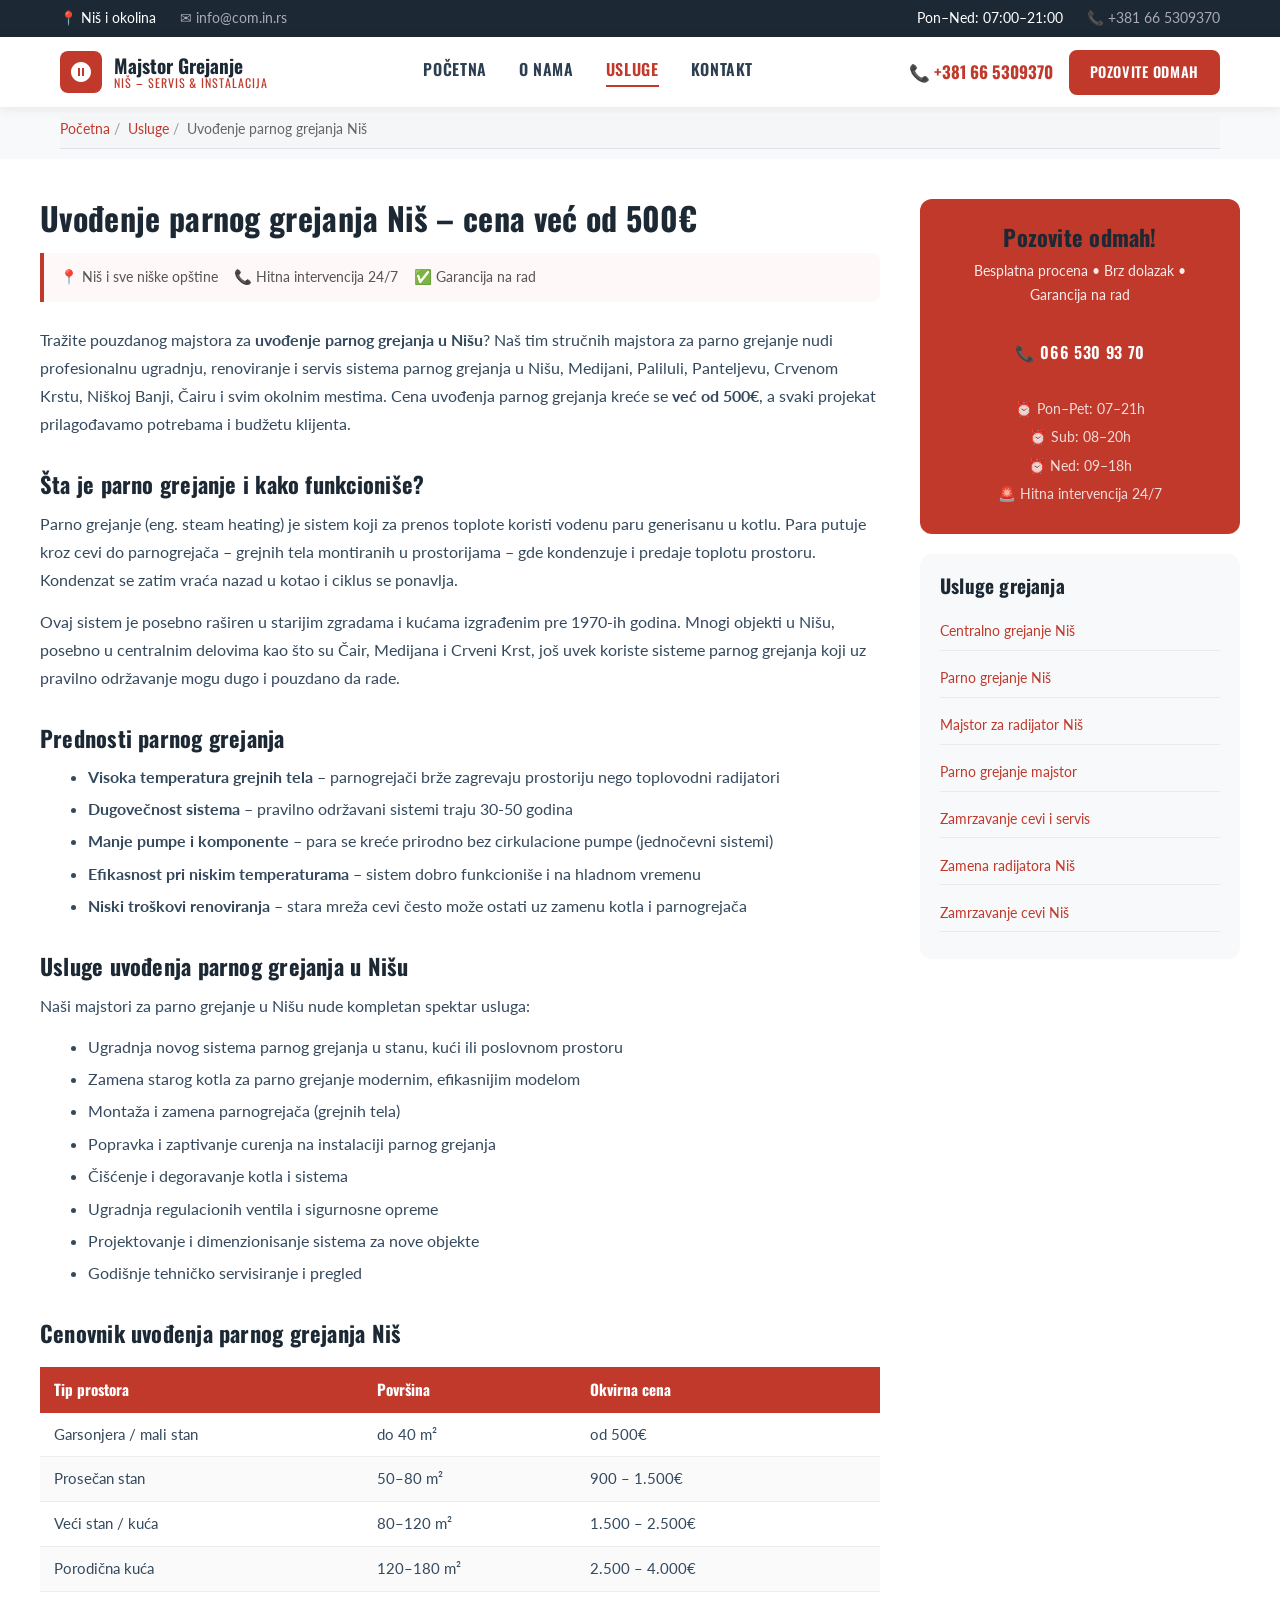
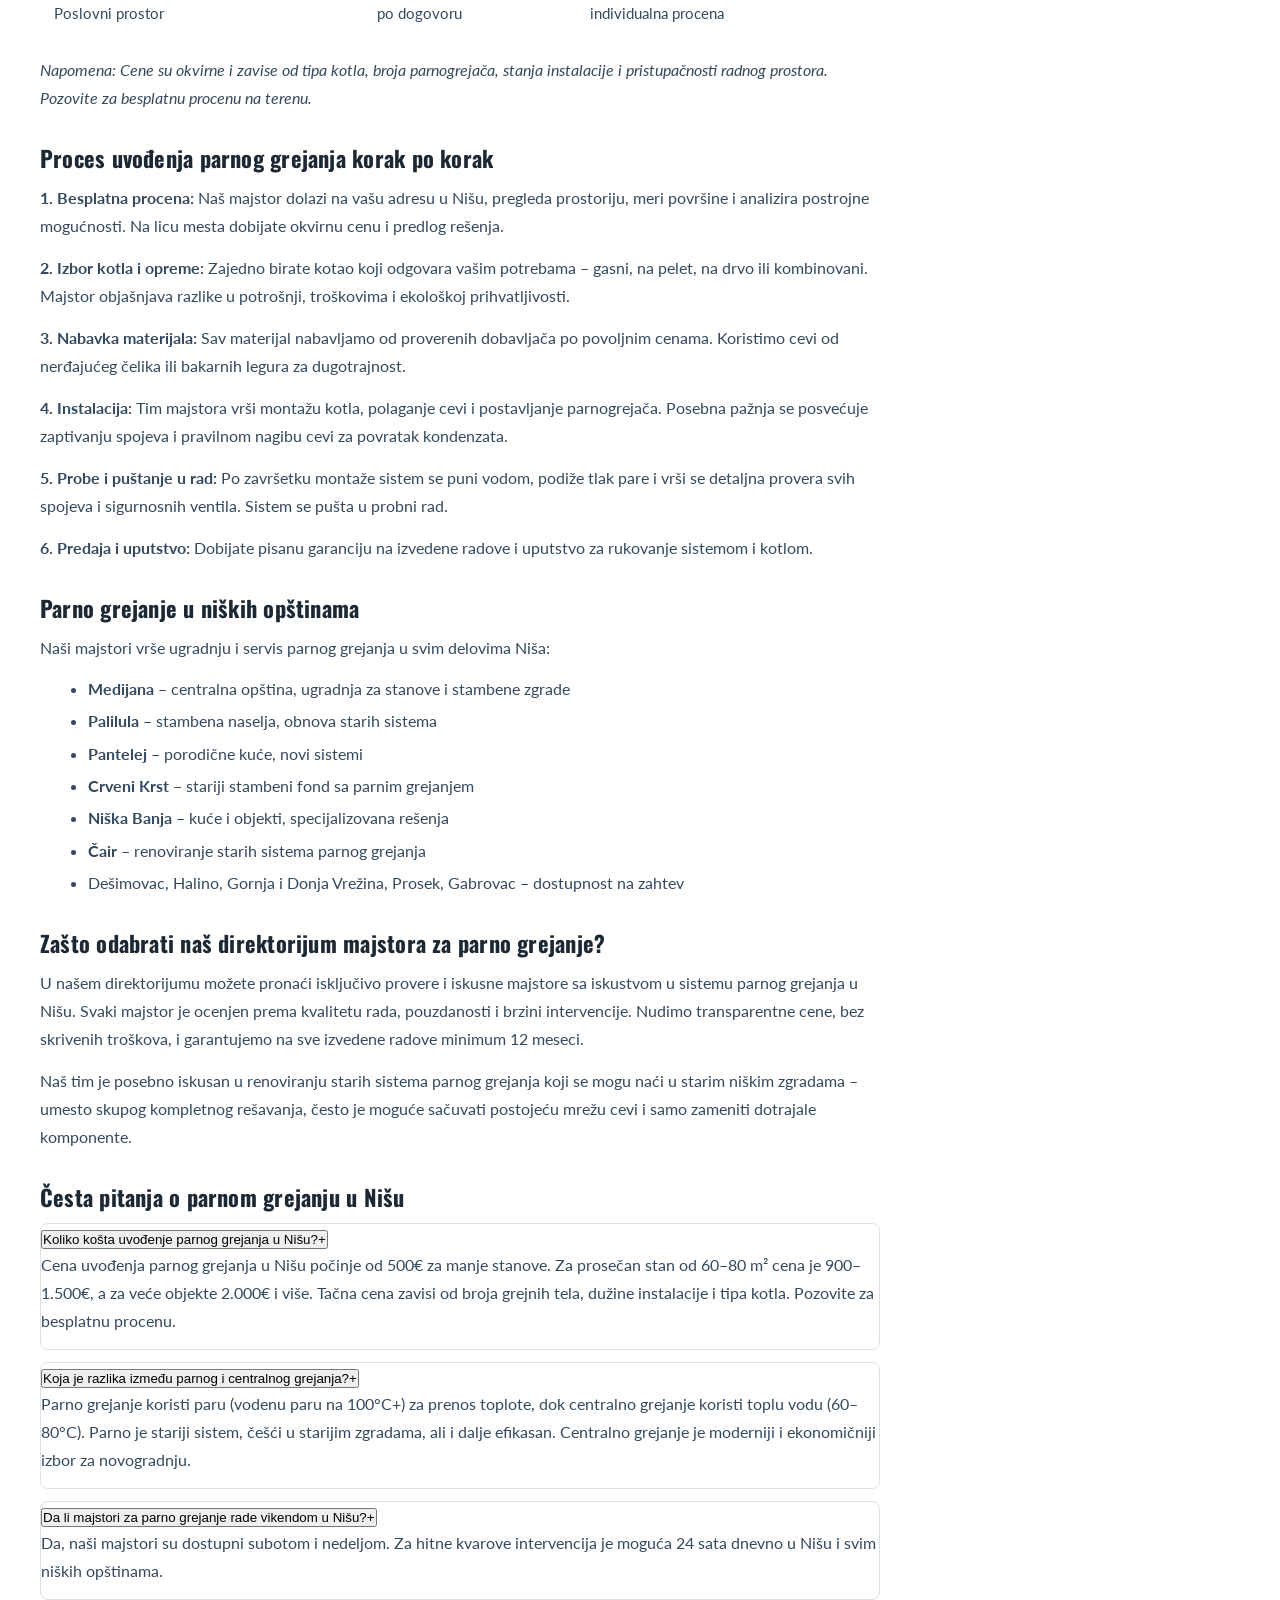
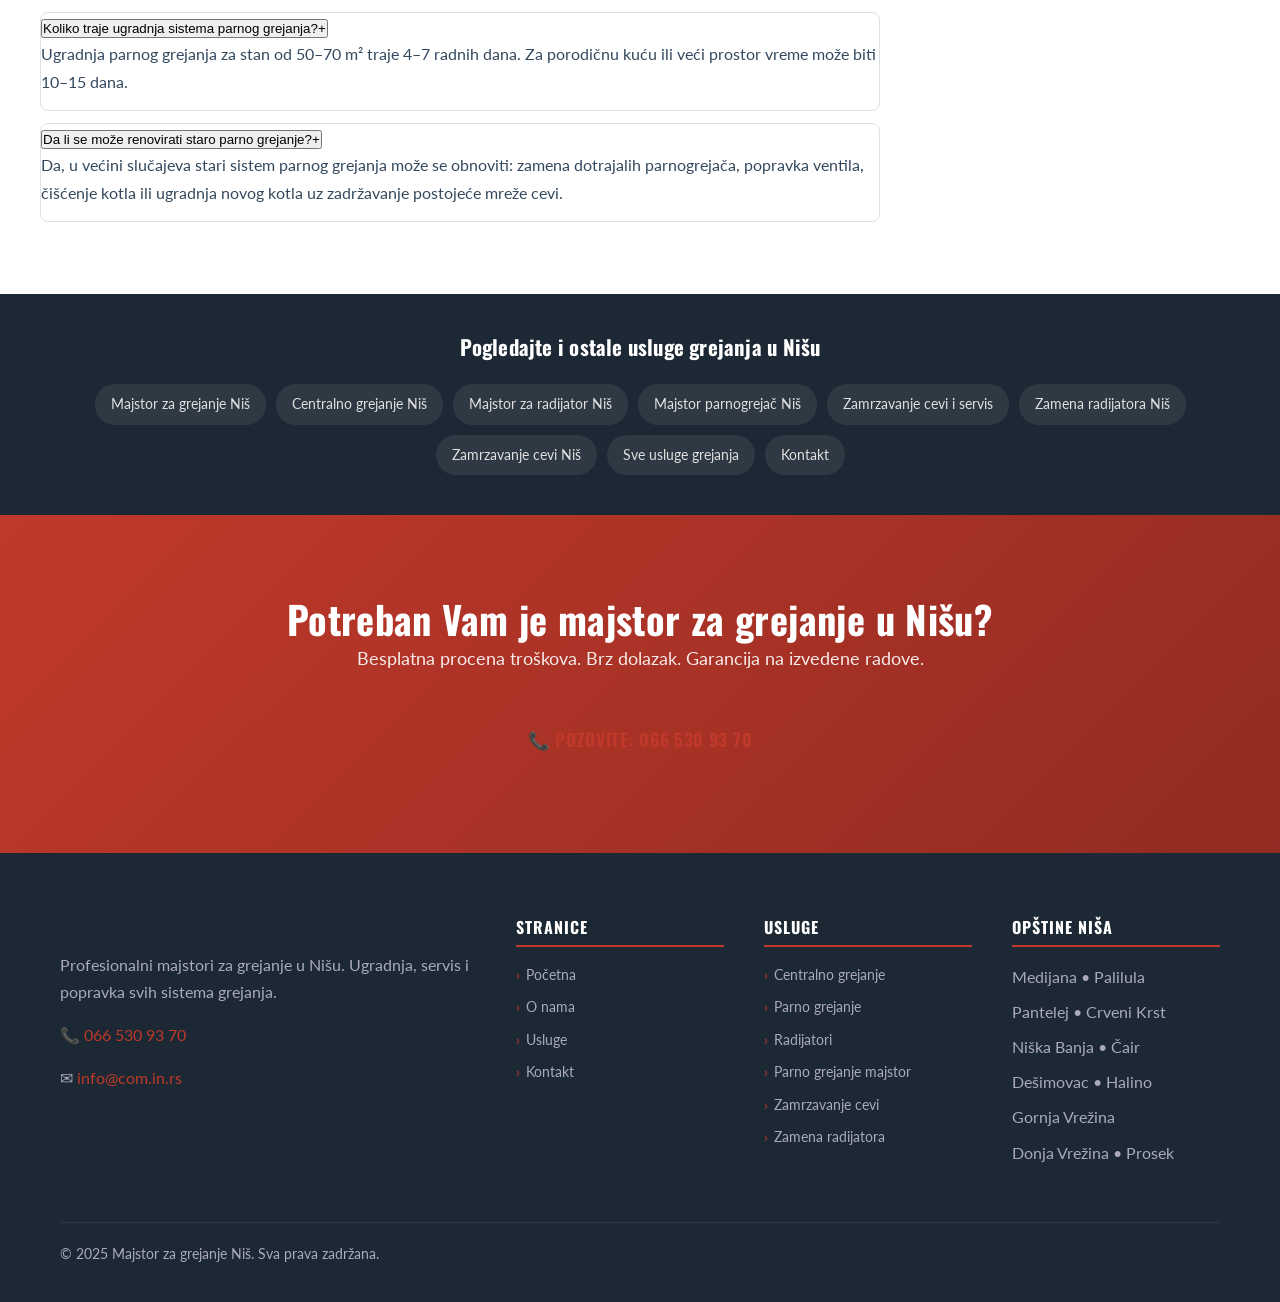
<file: uvodjenje-parnog-grejanja-nis.html>
<!DOCTYPE html>
<html lang="sr">
<head>
<meta charset="UTF-8">
<meta name="viewport" content="width=device-width,initial-scale=1.0">
<title>Uvođenje parnog grejanja Niš – cena već od 500€ | Majstor grejanje</title>
<meta name="description" content="Uvođenje parnog grejanja u Nišu – profesionalna ugradnja sistema, cena od 500€. Kotlovi na gas i pelet, parnogrejači. Brz dolazak u sve niške opštine. Pozovite!">
<link rel="canonical" href="https://majstorzagrejanjenis.com.in.rs/uvodjenje-parnog-grejanja-nis.html">
<meta property="og:title" content="Uvođenje parnog grejanja Niš – cena već od 500€ | Majstor grejanje">
<meta property="og:description" content="Uvođenje parnog grejanja u Nišu – profesionalna ugradnja sistema, cena od 500€. Kotlovi na gas i pelet, parnogrejači. Brz dolazak u sve niške opštine. Pozovite!">
<meta property="og:url" content="https://majstorzagrejanjenis.com.in.rs/uvodjenje-parnog-grejanja-nis.html">
<meta property="og:type" content="website">
<meta property="og:site_name" content="Majstor za grejanje Niš">
<meta name="twitter:card" content="summary_large_image">
<meta name="twitter:title" content="Uvođenje parnog grejanja Niš – cena već od 500€ | Majstor grejanje">
<meta name="twitter:description" content="Uvođenje parnog grejanja u Nišu – profesionalna ugradnja sistema, cena od 500€. Kotlovi na gas i pelet, parnogrejači. Brz dolazak u sve niške opštine. Pozovite!">
<link rel="preconnect" href="https://fonts.googleapis.com">
<link href="https://fonts.googleapis.com/css2?family=Oswald:wght@400;600;700&family=Lato:wght@400;700&display=swap" rel="stylesheet">
<link rel="stylesheet" href="css/style.css">
<link rel="icon" href="favicon.svg" type="image/svg+xml">
<script type="application/ld+json">{"@context":"https://schema.org","@graph":[
{"@type":"BreadcrumbList","itemListElement":[
{"@type":"ListItem","position":1,"name":"Početna","item":"https://majstorzagrejanjenis.com.in.rs/"},
{"@type":"ListItem","position":2,"name":"Usluge","item":"https://majstorzagrejanjenis.com.in.rs/usluge.html"},
{"@type":"ListItem","position":3,"name":"Uvođenje parnog grejanja Niš","item":"https://majstorzagrejanjenis.com.in.rs/uvodjenje-parnog-grejanja-nis.html"}
]},
{"@type":"FAQPage","mainEntity":[
{"@type":"Question","name":"Koliko košta uvođenje parnog grejanja u Nišu?","acceptedAnswer":{"@type":"Answer","text":"Cena uvođenja parnog grejanja u Nišu počinje od 500€ za manje stanove. Za prosečan stan od 60-80m² cena je 900-1500€, a za veće objekte 2000€ i više. Tačna cena zavisi od broja grejnih tela, dužine instalacije i tipa kotla. Pozovite za besplatnu procenu."}},
{"@type":"Question","name":"Koja je razlika između parnog i centralnog grejanja?","acceptedAnswer":{"@type":"Answer","text":"Parno grejanje koristi paru (vodenu paru na 100°C+) za prenos toplote, dok centralno grejanje koristi toplu vodu (60-80°C). Parno je stariji sistem, češći u starijim zgradama, ali i dalje efikasan. Centralno grejanje je moderniji i ekonomičniji izbor za novogradnju."}},
{"@type":"Question","name":"Da li majstori za parno grejanje rade vikendom u Nišu?","acceptedAnswer":{"@type":"Answer","text":"Da, naši majstori za parno grejanje dostupni su subotom i nedeljom. Za hitne kvarove, intervencija je moguća 24 sata dnevno, 7 dana u nedelji u Nišu i svim niških opštinama."}},
{"@type":"Question","name":"Koliko traje ugradnja sistema parnog grejanja?","acceptedAnswer":{"@type":"Answer","text":"Ugradnja parnog grejanja za stan od 50-70m² traje 4-7 radnih dana. Za porodičnu kuću ili veći prostor vreme može biti 10-15 dana. Posao uključuje montažu kotla, instalaciju cevi i parnogrejača i završne probe sistema."}},
{"@type":"Question","name":"Da li se može renovirati staro parno grejanje?","acceptedAnswer":{"@type":"Answer","text":"Da, u većini slučajeva stari sistem parnog grejanja može se obnoviti: zamena dotrajalih parnogrejača, popravka ventila, čišćenje kotla ili ugradnja novog kotla uz zadržavanje postojeće mreže cevi. Majstor vrši besplatan pregled i procenu."}}
]},
{"@type":"LocalBusiness","name":"Majstor za grejanje Niš","telephone":"+381665309370","url":"https://majstorzagrejanjenis.com.in.rs/","address":{"@type":"PostalAddress","addressLocality":"Niš","postalCode":"18000","addressCountry":"RS"}}
]}</script>
</head>
<body>
<div class="topbar"><div class="container"><div class="topbar-inner">
<div class="topbar-left"><span>📍 Niš i okolina</span><a href="mailto:info@com.in.rs">✉ info@com.in.rs</a></div>
<div class="topbar-right"><span>Pon–Ned: 07:00–21:00</span><a href="tel:+381665309370">📞 +381 66 5309370</a></div>
</div></div></div>
<nav class="navbar" role="navigation">
<div class="container"><div class="navbar-inner">
<a href="index.html" class="logo">
<div class="logo-icon"><svg viewBox="0 0 24 24"><path d="M12 2C6.48 2 2 6.48 2 12s4.48 10 10 10 10-4.48 10-10S17.52 2 12 2zm-1 14H9V8h2v8zm4 0h-2V8h2v8z"/></svg></div>
<div class="logo-text">Majstor Grejanje<span>Niš – Servis &amp; Instalacija</span></div>
</a>
<ul class="nav-menu">
<li><a href="index.html">Početna</a></li>
<li><a href="o-nama.html">O nama</a></li>
<li><a href="usluge.html" class="active">Usluge</a></li>
<li><a href="kontakt.html">Kontakt</a></li>
</ul>
<div class="nav-cta">
<a href="tel:+381665309370" class="nav-phone">📞 +381 66 5309370</a>
<a href="tel:+381665309370" class="btn btn-primary btn-sm">Pozovite odmah</a>
</div>
<button class="hamburger" aria-label="Meni"><span></span><span></span><span></span></button>
</div></div></nav>
<nav class="breadcrumb-nav" aria-label="Breadcrumb">
<div class="container">
<ol class="breadcrumb">
<li><a href="index.html">Početna</a></li>
<li><a href="usluge.html">Usluge</a></li>
<li aria-current="page">Uvođenje parnog grejanja Niš</li>
</ol>
</div>
</nav>
<div class="page-layout container">
<main class="page-main">

<article class="seo-article">
<h1>Uvođenje parnog grejanja Niš – cena već od 500€</h1>
<div class="article-meta"><span>📍 Niš i sve niške opštine</span><span>📞 Hitna intervencija 24/7</span><span>✅ Garancija na rad</span></div>

<p>Tražite pouzdanog majstora za <strong>uvođenje parnog grejanja u Nišu</strong>? Naš tim stručnih majstora za parno grejanje nudi profesionalnu ugradnju, renoviranje i servis sistema parnog grejanja u Nišu, Medijani, Paliluli, Panteljevu, Crvenom Krstu, Niškoj Banji, Čairu i svim okolnim mestima. Cena uvođenja parnog grejanja kreće se <strong>već od 500€</strong>, a svaki projekat prilagođavamo potrebama i budžetu klijenta.</p>

<h2>Šta je parno grejanje i kako funkcioniše?</h2>
<p>Parno grejanje (eng. steam heating) je sistem koji za prenos toplote koristi vodenu paru generisanu u kotlu. Para putuje kroz cevi do parnogrejača – grejnih tela montiranih u prostorijama – gde kondenzuje i predaje toplotu prostoru. Kondenzat se zatim vraća nazad u kotao i ciklus se ponavlja.</p>
<p>Ovaj sistem je posebno raširen u starijim zgradama i kućama izgrađenim pre 1970-ih godina. Mnogi objekti u Nišu, posebno u centralnim delovima kao što su Čair, Medijana i Crveni Krst, još uvek koriste sisteme parnog grejanja koji uz pravilno održavanje mogu dugo i pouzdano da rade.</p>

<h2>Prednosti parnog grejanja</h2>
<ul>
<li><strong>Visoka temperatura grejnih tela</strong> – parnogrejači brže zagrevaju prostoriju nego toplovodni radijatori</li>
<li><strong>Dugovečnost sistema</strong> – pravilno održavani sistemi traju 30-50 godina</li>
<li><strong>Manje pumpe i komponente</strong> – para se kreće prirodno bez cirkulacione pumpe (jednočevni sistemi)</li>
<li><strong>Efikasnost pri niskim temperaturama</strong> – sistem dobro funkcioniše i na hladnom vremenu</li>
<li><strong>Niski troškovi renoviranja</strong> – stara mreža cevi često može ostati uz zamenu kotla i parnogrejača</li>
</ul>

<h2>Usluge uvođenja parnog grejanja u Nišu</h2>
<p>Naši majstori za parno grejanje u Nišu nude kompletan spektar usluga:</p>
<ul>
<li>Ugradnja novog sistema parnog grejanja u stanu, kući ili poslovnom prostoru</li>
<li>Zamena starog kotla za parno grejanje modernim, efikasnijim modelom</li>
<li>Montaža i zamena parnogrejača (grejnih tela)</li>
<li>Popravka i zaptivanje curenja na instalaciji parnog grejanja</li>
<li>Čišćenje i degoravanje kotla i sistema</li>
<li>Ugradnja regulacionih ventila i sigurnosne opreme</li>
<li>Projektovanje i dimenzionisanje sistema za nove objekte</li>
<li>Godišnje tehničko servisiranje i pregled</li>
</ul>

<h2>Cenovnik uvođenja parnog grejanja Niš</h2>
<div class="price-table">
<table>
<thead><tr><th>Tip prostora</th><th>Površina</th><th>Okvirna cena</th></tr></thead>
<tbody>
<tr><td>Garsonjera / mali stan</td><td>do 40 m²</td><td>od 500€</td></tr>
<tr><td>Prosečan stan</td><td>50–80 m²</td><td>900 – 1.500€</td></tr>
<tr><td>Veći stan / kuća</td><td>80–120 m²</td><td>1.500 – 2.500€</td></tr>
<tr><td>Porodična kuća</td><td>120–180 m²</td><td>2.500 – 4.000€</td></tr>
<tr><td>Poslovni prostor</td><td>po dogovoru</td><td>individualna procena</td></tr>
</tbody>
</table>
</div>
<p><em>Napomena: Cene su okvirne i zavise od tipa kotla, broja parnogrejača, stanja instalacije i pristupačnosti radnog prostora. Pozovite za besplatnu procenu na terenu.</em></p>

<h2>Proces uvođenja parnog grejanja korak po korak</h2>
<p><strong>1. Besplatna procena:</strong> Naš majstor dolazi na vašu adresu u Nišu, pregleda prostoriju, meri površine i analizira postrojne mogućnosti. Na licu mesta dobijate okvirnu cenu i predlog rešenja.</p>
<p><strong>2. Izbor kotla i opreme:</strong> Zajedno birate kotao koji odgovara vašim potrebama – gasni, na pelet, na drvo ili kombinovani. Majstor objašnjava razlike u potrošnji, troškovima i ekološkoj prihvatljivosti.</p>
<p><strong>3. Nabavka materijala:</strong> Sav materijal nabavljamo od proverenih dobavljača po povoljnim cenama. Koristimo cevi od nerđajućeg čelika ili bakarnih legura za dugotrajnost.</p>
<p><strong>4. Instalacija:</strong> Tim majstora vrši montažu kotla, polaganje cevi i postavljanje parnogrejača. Posebna pažnja se posvećuje zaptivanju spojeva i pravilnom nagibu cevi za povratak kondenzata.</p>
<p><strong>5. Probe i puštanje u rad:</strong> Po završetku montaže sistem se puni vodom, podiže tlak pare i vrši se detaljna provera svih spojeva i sigurnosnih ventila. Sistem se pušta u probni rad.</p>
<p><strong>6. Predaja i uputstvo:</strong> Dobijate pisanu garanciju na izvedene radove i uputstvo za rukovanje sistemom i kotlom.</p>

<h2>Parno grejanje u niških opštinama</h2>
<p>Naši majstori vrše ugradnju i servis parnog grejanja u svim delovima Niša:</p>
<ul>
<li><strong>Medijana</strong> – centralna opština, ugradnja za stanove i stambene zgrade</li>
<li><strong>Palilula</strong> – stambena naselja, obnova starih sistema</li>
<li><strong>Pantelej</strong> – porodične kuće, novi sistemi</li>
<li><strong>Crveni Krst</strong> – stariji stambeni fond sa parnim grejanjem</li>
<li><strong>Niška Banja</strong> – kuće i objekti, specijalizovana rešenja</li>
<li><strong>Čair</strong> – renoviranje starih sistema parnog grejanja</li>
<li>Dešimovac, Halino, Gornja i Donja Vrežina, Prosek, Gabrovac – dostupnost na zahtev</li>
</ul>

<h2>Zašto odabrati naš direktorijum majstora za parno grejanje?</h2>
<p>U našem direktorijumu možete pronaći isključivo provere i iskusne majstore sa iskustvom u sistemu parnog grejanja u Nišu. Svaki majstor je ocenjen prema kvalitetu rada, pouzdanosti i brzini intervencije. Nudimo transparentne cene, bez skrivenih troškova, i garantujemo na sve izvedene radove minimum 12 meseci.</p>
<p>Naš tim je posebno iskusan u renoviranju starih sistema parnog grejanja koji se mogu naći u starim niškim zgradama – umesto skupog kompletnog rešavanja, često je moguće sačuvati postojeću mrežu cevi i samo zameniti dotrajale komponente.</p>

<h2>Česta pitanja o parnom grejanju u Nišu</h2>
<div class="faq-container">
<div class="faq-item"><button class="faq-q">Koliko košta uvođenje parnog grejanja u Nišu?<span class="faq-icon">+</span></button><div class="faq-a"><p>Cena uvođenja parnog grejanja u Nišu počinje od 500€ za manje stanove. Za prosečan stan od 60–80 m² cena je 900–1.500€, a za veće objekte 2.000€ i više. Tačna cena zavisi od broja grejnih tela, dužine instalacije i tipa kotla. Pozovite za besplatnu procenu.</p></div></div><div class="faq-item"><button class="faq-q">Koja je razlika između parnog i centralnog grejanja?<span class="faq-icon">+</span></button><div class="faq-a"><p>Parno grejanje koristi paru (vodenu paru na 100°C+) za prenos toplote, dok centralno grejanje koristi toplu vodu (60–80°C). Parno je stariji sistem, češći u starijim zgradama, ali i dalje efikasan. Centralno grejanje je moderniji i ekonomičniji izbor za novogradnju.</p></div></div><div class="faq-item"><button class="faq-q">Da li majstori za parno grejanje rade vikendom u Nišu?<span class="faq-icon">+</span></button><div class="faq-a"><p>Da, naši majstori su dostupni subotom i nedeljom. Za hitne kvarove intervencija je moguća 24 sata dnevno u Nišu i svim niških opštinama.</p></div></div><div class="faq-item"><button class="faq-q">Koliko traje ugradnja sistema parnog grejanja?<span class="faq-icon">+</span></button><div class="faq-a"><p>Ugradnja parnog grejanja za stan od 50–70 m² traje 4–7 radnih dana. Za porodičnu kuću ili veći prostor vreme može biti 10–15 dana.</p></div></div><div class="faq-item"><button class="faq-q">Da li se može renovirati staro parno grejanje?<span class="faq-icon">+</span></button><div class="faq-a"><p>Da, u većini slučajeva stari sistem parnog grejanja može se obnoviti: zamena dotrajalih parnogrejača, popravka ventila, čišćenje kotla ili ugradnja novog kotla uz zadržavanje postojeće mreže cevi.</p></div></div>
</div>
</article>
</main>
<aside class="sidebar">
<div class="sidebar-cta">
<h3>Pozovite odmah!</h3>
<p>Besplatna procena • Brz dolazak • Garancija na rad</p>
<a href="tel:+381665309370" class="btn btn-primary btn-block">📞 066 530 93 70</a>
<div class="sidebar-info">
<p>⏰ Pon–Pet: 07–21h</p>
<p>⏰ Sub: 08–20h</p>
<p>⏰ Ned: 09–18h</p>
<p>🚨 Hitna intervencija 24/7</p>
</div>
</div>
<div class="sidebar-links">
<h4>Usluge grejanja</h4>
<ul>
<li><a href="uvodjenje-centralnog-grejanja-nis.html">Centralno grejanje Niš</a></li>
<li><a href="uvodjenje-parnog-grejanja-nis.html">Parno grejanje Niš</a></li>
<li><a href="majstor-za-radijator-nis.html">Majstor za radijator Niš</a></li>
<li><a href="majstor-parnogrejac-nis.html">Parno grejanje majstor</a></li>
<li><a href="zamrzavanje-cevi-servisiranje-grejnih-tela-nis.html">Zamrzavanje cevi i servis</a></li>
<li><a href="zamena-radijatora-nis.html">Zamena radijatora Niš</a></li>
<li><a href="zamrzavanje-cevi-nis.html">Zamrzavanje cevi Niš</a></li>
</ul>
</div>
</aside>
</div>
<section class="internal-links-section"><div class="container">
<h2>Pogledajte i ostale usluge grejanja u Nišu</h2>
<div class="internal-links-grid"><a href="index.html" class="internal-link">Majstor za grejanje Niš</a><a href="uvodjenje-centralnog-grejanja-nis.html" class="internal-link">Centralno grejanje Niš</a><a href="majstor-za-radijator-nis.html" class="internal-link">Majstor za radijator Niš</a><a href="majstor-parnogrejac-nis.html" class="internal-link">Majstor parnogrejač Niš</a><a href="zamrzavanje-cevi-servisiranje-grejnih-tela-nis.html" class="internal-link">Zamrzavanje cevi i servis</a><a href="zamena-radijatora-nis.html" class="internal-link">Zamena radijatora Niš</a><a href="zamrzavanje-cevi-nis.html" class="internal-link">Zamrzavanje cevi Niš</a><a href="usluge.html" class="internal-link">Sve usluge grejanja</a><a href="kontakt.html" class="internal-link">Kontakt</a></div>
</div></section>
<section class="cta-section"><div class="container"><div class="cta-inner">
<h2>Potreban Vam je majstor za grejanje u Nišu?</h2>
<p>Besplatna procena troškova. Brz dolazak. Garancija na izvedene radove.</p>
<a href="tel:+381665309370" class="btn btn-white btn-lg">📞 Pozovite: 066 530 93 70</a>
</div></div></section>
<footer class="footer">
<div class="container">
<div class="footer-grid">
<div class="footer-col">
<h3>Majstor Grejanje Niš</h3>
<p>Profesionalni majstori za grejanje u Nišu. Ugradnja, servis i popravka svih sistema grejanja.</p>
<p>📞 <a href="tel:+381665309370">066 530 93 70</a></p>
<p>✉ <a href="mailto:info@com.in.rs">info@com.in.rs</a></p>
</div>
<div class="footer-col">
<h4>Stranice</h4>
<ul>
<li><a href="index.html">Početna</a></li>
<li><a href="o-nama.html">O nama</a></li>
<li><a href="usluge.html">Usluge</a></li>
<li><a href="kontakt.html">Kontakt</a></li>
</ul>
</div>
<div class="footer-col">
<h4>Usluge</h4>
<ul>
<li><a href="uvodjenje-centralnog-grejanja-nis.html">Centralno grejanje</a></li>
<li><a href="uvodjenje-parnog-grejanja-nis.html">Parno grejanje</a></li>
<li><a href="majstor-za-radijator-nis.html">Radijatori</a></li>
<li><a href="majstor-parnogrejac-nis.html">Parno grejanje majstor</a></li>
<li><a href="zamrzavanje-cevi-servisiranje-grejnih-tela-nis.html">Zamrzavanje cevi</a></li>
<li><a href="zamena-radijatora-nis.html">Zamena radijatora</a></li>
</ul>
</div>
<div class="footer-col">
<h4>Opštine Niša</h4>
<ul>
<li>Medijana • Palilula</li>
<li>Pantelej • Crveni Krst</li>
<li>Niška Banja • Čair</li>
<li>Dešimovac • Halino</li>
<li>Gornja Vrežina</li>
<li>Donja Vrežina • Prosek</li>
</ul>
</div>
</div>
<div class="footer-bottom">
<p>© 2025 Majstor za grejanje Niš. Sva prava zadržana.</p>
</div>
</div>
</footer>
<script src="js/script.js"></script>
</body>
</html>
</file>
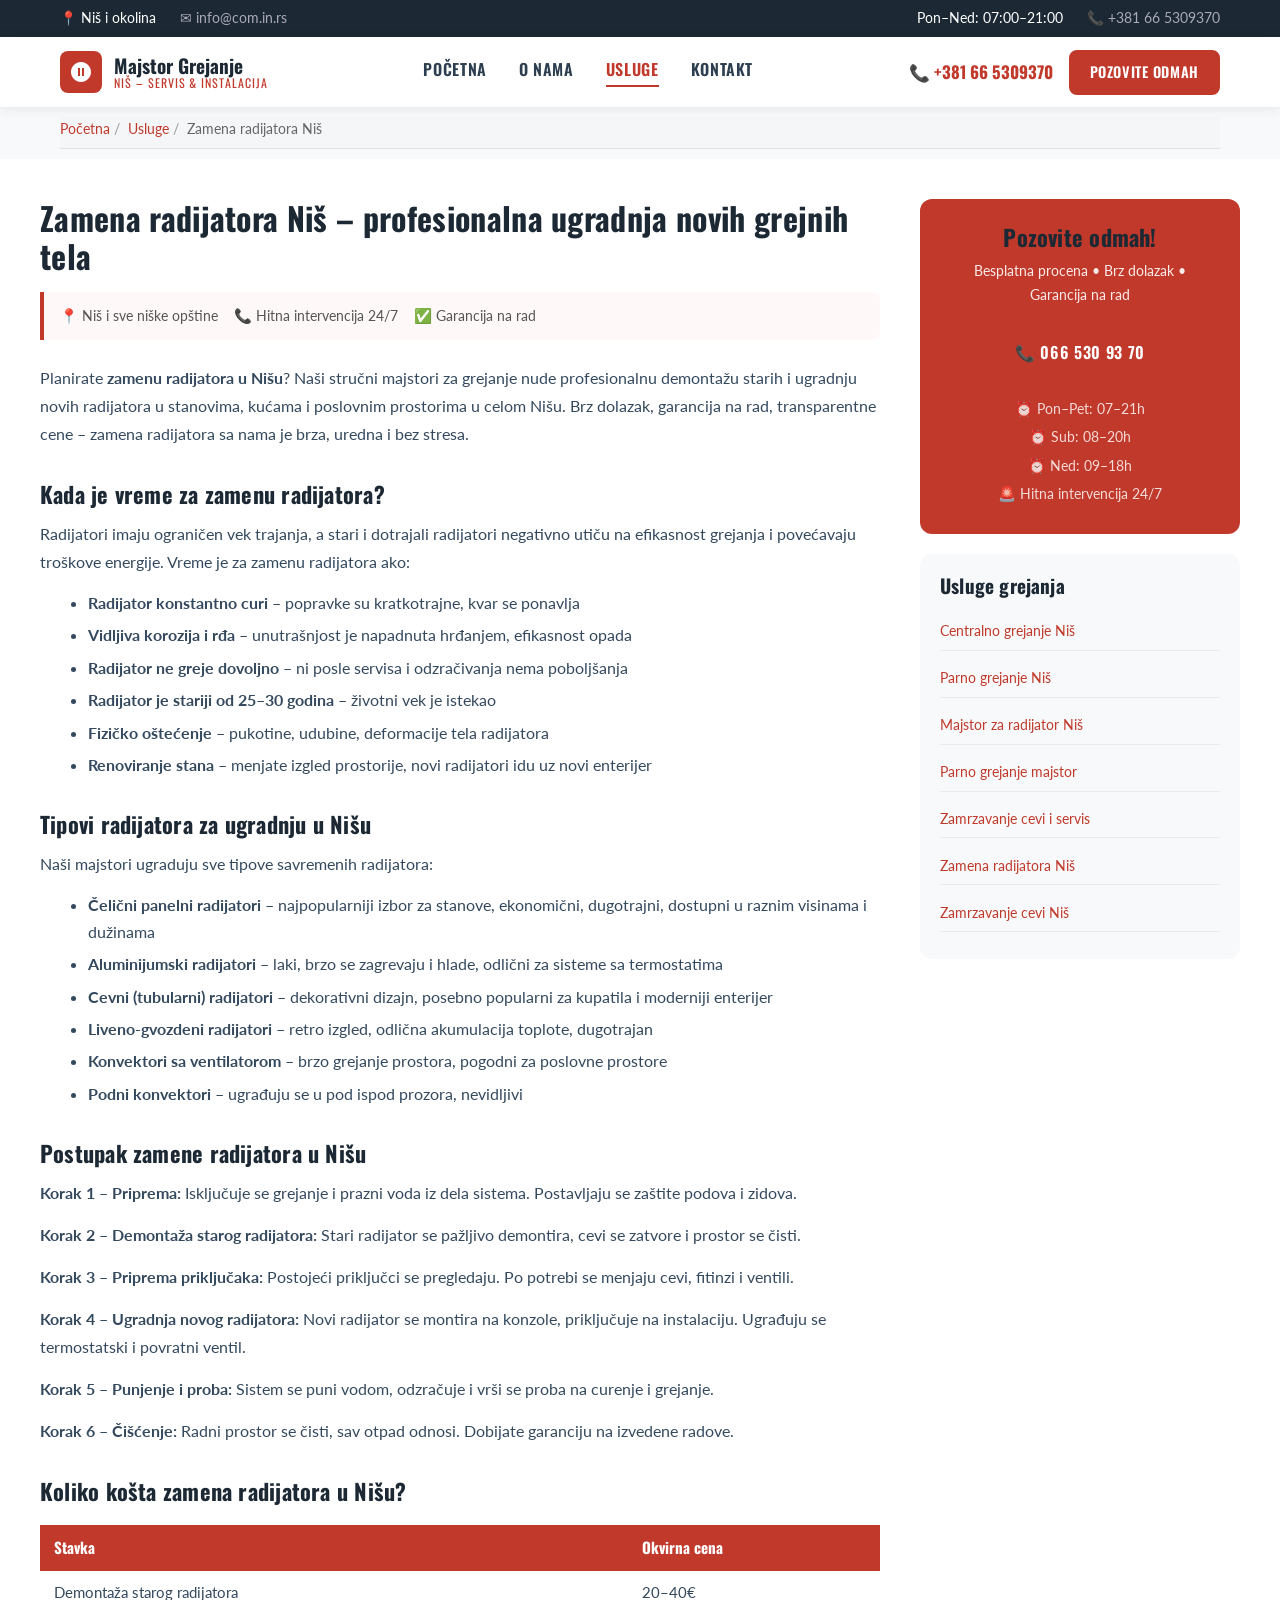
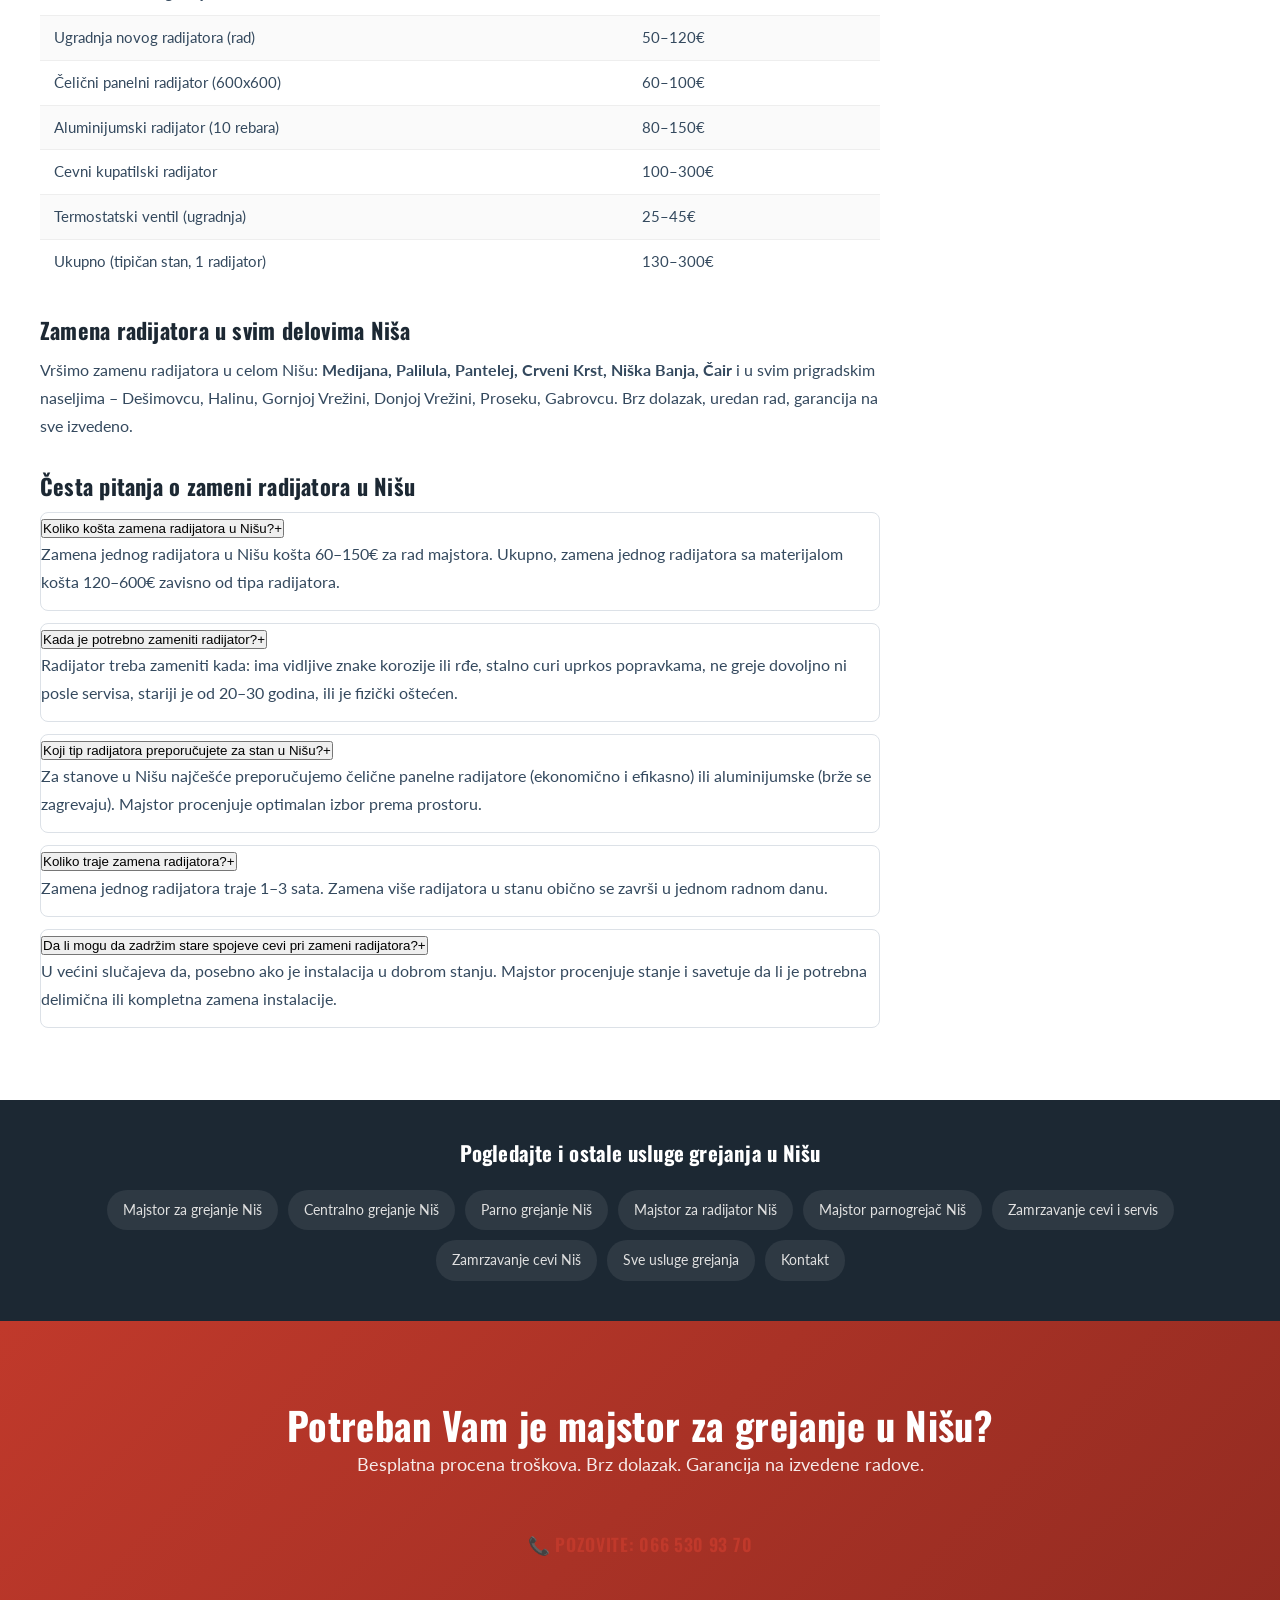
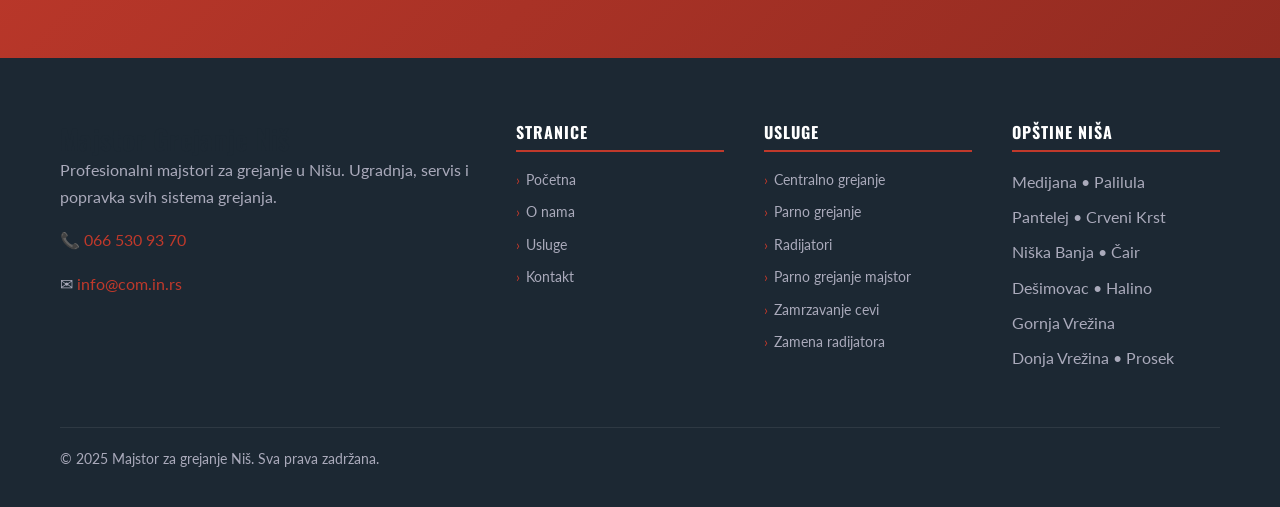
<file: zamena-radijatora-nis.html>
<!DOCTYPE html>
<html lang="sr">
<head>
<meta charset="UTF-8">
<meta name="viewport" content="width=device-width,initial-scale=1.0">
<title>Zamena radijatora Niš – profesionalna ugradnja novih grejnih tela | Grejanje Niš</title>
<meta name="description" content="Zamena radijatora u Nišu – profesionalna demontaža starih i ugradnja novih radijatora. Svi tipovi grejnih tela. Brz dolazak u sve niške opštine. Pozovite!">
<link rel="canonical" href="https://majstorzagrejanjenis.com.in.rs/zamena-radijatora-nis.html">
<meta property="og:title" content="Zamena radijatora Niš – profesionalna ugradnja novih grejnih tela | Grejanje Niš">
<meta property="og:description" content="Zamena radijatora u Nišu – profesionalna demontaža starih i ugradnja novih radijatora. Svi tipovi grejnih tela. Brz dolazak u sve niške opštine. Pozovite!">
<meta property="og:url" content="https://majstorzagrejanjenis.com.in.rs/zamena-radijatora-nis.html">
<meta property="og:type" content="website">
<meta property="og:site_name" content="Majstor za grejanje Niš">
<meta name="twitter:card" content="summary_large_image">
<meta name="twitter:title" content="Zamena radijatora Niš – profesionalna ugradnja novih grejnih tela | Grejanje Niš">
<meta name="twitter:description" content="Zamena radijatora u Nišu – profesionalna demontaža starih i ugradnja novih radijatora. Svi tipovi grejnih tela. Brz dolazak u sve niške opštine. Pozovite!">
<link rel="preconnect" href="https://fonts.googleapis.com">
<link href="https://fonts.googleapis.com/css2?family=Oswald:wght@400;600;700&family=Lato:wght@400;700&display=swap" rel="stylesheet">
<link rel="stylesheet" href="css/style.css">
<link rel="icon" href="favicon.svg" type="image/svg+xml">
<script type="application/ld+json">{"@context":"https://schema.org","@graph":[
{"@type":"BreadcrumbList","itemListElement":[
{"@type":"ListItem","position":1,"name":"Početna","item":"https://majstorzagrejanjenis.com.in.rs/"},
{"@type":"ListItem","position":2,"name":"Usluge","item":"https://majstorzagrejanjenis.com.in.rs/usluge.html"},
{"@type":"ListItem","position":3,"name":"Zamena radijatora Niš","item":"https://majstorzagrejanjenis.com.in.rs/zamena-radijatora-nis.html"}
]},
{"@type":"FAQPage","mainEntity":[
{"@type":"Question","name":"Koliko košta zamena radijatora u Nišu?","acceptedAnswer":{"@type":"Answer","text":"Zamena jednog radijatora u Nišu košta 60–150€ za rad majstora. Cena novog radijatora zavisi od tipa i veličine: čelični panelni 50–200€, aluminijumski 80–300€, liveno-gvozdeni 100–500€. Ukupno, zamena jednog radijatora sa materijalom košta 120–600€."}},
{"@type":"Question","name":"Kada je potrebno zameniti radijator?","acceptedAnswer":{"@type":"Answer","text":"Radijator treba zameniti kada: ima vidljive znake korozije ili rđe, stalno curi uprkos popravkama, ne greje dovoljno ni posle servisa, stariji je od 20-30 godina, ili je fizički oštećen. Nekad je isplativije kupiti novi nego popravljati stari."}},
{"@type":"Question","name":"Koji tip radijatora preporučujete za stan u Nišu?","acceptedAnswer":{"@type":"Answer","text":"Za stanove u Nišu najčešće preporučujemo čelične panelne radijatore (ekonomično i efikasno) ili aluminijumske (brže se zagrevaju, lakši). Za estetski dizajn i kupatila, popularan je cevni (tubularni) radijator. Majstor procenjuje optimalan izbor prema prostoru."}},
{"@type":"Question","name":"Koliko traje zamena radijatora?","acceptedAnswer":{"@type":"Answer","text":"Zamena jednog radijatora traje 1–3 sata. Zamena više radijatora u stanu obično se završi u jednom radnom danu. Ugradnja novih radijatora sa svom instalacijom može trajati 2–5 dana."}},
{"@type":"Question","name":"Da li mogu da zadržim stare spojeve cevi pri zameni radijatora?","acceptedAnswer":{"@type":"Answer","text":"U većini slučajeva da, posebno ako je instalacija u dobrom stanju. Majstor procenjuje stanje postojećih cevi i spojeva i savetuje da li je potrebna delimična ili kompletna zamena instalacije."}}
]},
{"@type":"LocalBusiness","name":"Majstor za grejanje Niš","telephone":"+381665309370","url":"https://majstorzagrejanjenis.com.in.rs/","address":{"@type":"PostalAddress","addressLocality":"Niš","postalCode":"18000","addressCountry":"RS"}}
]}</script>
</head>
<body>
<div class="topbar"><div class="container"><div class="topbar-inner">
<div class="topbar-left"><span>📍 Niš i okolina</span><a href="mailto:info@com.in.rs">✉ info@com.in.rs</a></div>
<div class="topbar-right"><span>Pon–Ned: 07:00–21:00</span><a href="tel:+381665309370">📞 +381 66 5309370</a></div>
</div></div></div>
<nav class="navbar" role="navigation">
<div class="container"><div class="navbar-inner">
<a href="index.html" class="logo">
<div class="logo-icon"><svg viewBox="0 0 24 24"><path d="M12 2C6.48 2 2 6.48 2 12s4.48 10 10 10 10-4.48 10-10S17.52 2 12 2zm-1 14H9V8h2v8zm4 0h-2V8h2v8z"/></svg></div>
<div class="logo-text">Majstor Grejanje<span>Niš – Servis &amp; Instalacija</span></div>
</a>
<ul class="nav-menu">
<li><a href="index.html">Početna</a></li>
<li><a href="o-nama.html">O nama</a></li>
<li><a href="usluge.html" class="active">Usluge</a></li>
<li><a href="kontakt.html">Kontakt</a></li>
</ul>
<div class="nav-cta">
<a href="tel:+381665309370" class="nav-phone">📞 +381 66 5309370</a>
<a href="tel:+381665309370" class="btn btn-primary btn-sm">Pozovite odmah</a>
</div>
<button class="hamburger" aria-label="Meni"><span></span><span></span><span></span></button>
</div></div></nav>
<nav class="breadcrumb-nav" aria-label="Breadcrumb">
<div class="container">
<ol class="breadcrumb">
<li><a href="index.html">Početna</a></li>
<li><a href="usluge.html">Usluge</a></li>
<li aria-current="page">Zamena radijatora Niš</li>
</ol>
</div>
</nav>
<div class="page-layout container">
<main class="page-main">

<article class="seo-article">
<h1>Zamena radijatora Niš – profesionalna ugradnja novih grejnih tela</h1>
<div class="article-meta"><span>📍 Niš i sve niške opštine</span><span>📞 Hitna intervencija 24/7</span><span>✅ Garancija na rad</span></div>

<p>Planirate <strong>zamenu radijatora u Nišu</strong>? Naši stručni majstori za grejanje nude profesionalnu demontažu starih i ugradnju novih radijatora u stanovima, kućama i poslovnim prostorima u celom Nišu. Brz dolazak, garancija na rad, transparentne cene – zamena radijatora sa nama je brza, uredna i bez stresa.</p>

<h2>Kada je vreme za zamenu radijatora?</h2>
<p>Radijatori imaju ograničen vek trajanja, a stari i dotrajali radijatori negativno utiču na efikasnost grejanja i povećavaju troškove energije. Vreme je za zamenu radijatora ako:</p>
<ul>
<li><strong>Radijator konstantno curi</strong> – popravke su kratkotrajne, kvar se ponavlja</li>
<li><strong>Vidljiva korozija i rđa</strong> – unutrašnjost je napadnuta hrđanjem, efikasnost opada</li>
<li><strong>Radijator ne greje dovoljno</strong> – ni posle servisa i odzračivanja nema poboljšanja</li>
<li><strong>Radijator je stariji od 25–30 godina</strong> – životni vek je istekao</li>
<li><strong>Fizičko oštećenje</strong> – pukotine, udubine, deformacije tela radijatora</li>
<li><strong>Renoviranje stana</strong> – menjate izgled prostorije, novi radijatori idu uz novi enterijer</li>
</ul>

<h2>Tipovi radijatora za ugradnju u Nišu</h2>
<p>Naši majstori ugraduju sve tipove savremenih radijatora:</p>
<ul>
<li><strong>Čelični panelni radijatori</strong> – najpopularniji izbor za stanove, ekonomični, dugotrajni, dostupni u raznim visinama i dužinama</li>
<li><strong>Aluminijumski radijatori</strong> – laki, brzo se zagrevaju i hlade, odlični za sisteme sa termostatima</li>
<li><strong>Cevni (tubularni) radijatori</strong> – dekorativni dizajn, posebno popularni za kupatila i moderniji enterijer</li>
<li><strong>Liveno-gvozdeni radijatori</strong> – retro izgled, odlična akumulacija toplote, dugotrajan</li>
<li><strong>Konvektori sa ventilatorom</strong> – brzo grejanje prostora, pogodni za poslovne prostore</li>
<li><strong>Podni konvektori</strong> – ugrađuju se u pod ispod prozora, nevidljivi</li>
</ul>

<h2>Postupak zamene radijatora u Nišu</h2>
<p><strong>Korak 1 – Priprema:</strong> Isključuje se grejanje i prazni voda iz dela sistema. Postavljaju se zaštite podova i zidova.</p>
<p><strong>Korak 2 – Demontaža starog radijatora:</strong> Stari radijator se pažljivo demontira, cevi se zatvore i prostor se čisti.</p>
<p><strong>Korak 3 – Priprema priključaka:</strong> Postojeći priključci se pregledaju. Po potrebi se menjaju cevi, fitinzi i ventili.</p>
<p><strong>Korak 4 – Ugradnja novog radijatora:</strong> Novi radijator se montira na konzole, priključuje na instalaciju. Ugrađuju se termostatski i povratni ventil.</p>
<p><strong>Korak 5 – Punjenje i proba:</strong> Sistem se puni vodom, odzračuje i vrši se proba na curenje i grejanje.</p>
<p><strong>Korak 6 – Čišćenje:</strong> Radni prostor se čisti, sav otpad odnosi. Dobijate garanciju na izvedene radove.</p>

<h2>Koliko košta zamena radijatora u Nišu?</h2>
<div class="price-table">
<table>
<thead><tr><th>Stavka</th><th>Okvirna cena</th></tr></thead>
<tbody>
<tr><td>Demontaža starog radijatora</td><td>20–40€</td></tr>
<tr><td>Ugradnja novog radijatora (rad)</td><td>50–120€</td></tr>
<tr><td>Čelični panelni radijator (600x600)</td><td>60–100€</td></tr>
<tr><td>Aluminijumski radijator (10 rebara)</td><td>80–150€</td></tr>
<tr><td>Cevni kupatilski radijator</td><td>100–300€</td></tr>
<tr><td>Termostatski ventil (ugradnja)</td><td>25–45€</td></tr>
<tr><td>Ukupno (tipičan stan, 1 radijator)</td><td>130–300€</td></tr>
</tbody>
</table>
</div>

<h2>Zamena radijatora u svim delovima Niša</h2>
<p>Vršimo zamenu radijatora u celom Nišu: <strong>Medijana, Palilula, Pantelej, Crveni Krst, Niška Banja, Čair</strong> i u svim prigradskim naseljima – Dešimovcu, Halinu, Gornjoj Vrežini, Donjoj Vrežini, Proseku, Gabrovcu. Brz dolazak, uredan rad, garancija na sve izvedeno.</p>

<h2>Česta pitanja o zameni radijatora u Nišu</h2>
<div class="faq-container">
<div class="faq-item"><button class="faq-q">Koliko košta zamena radijatora u Nišu?<span class="faq-icon">+</span></button><div class="faq-a"><p>Zamena jednog radijatora u Nišu košta 60–150€ za rad majstora. Ukupno, zamena jednog radijatora sa materijalom košta 120–600€ zavisno od tipa radijatora.</p></div></div><div class="faq-item"><button class="faq-q">Kada je potrebno zameniti radijator?<span class="faq-icon">+</span></button><div class="faq-a"><p>Radijator treba zameniti kada: ima vidljive znake korozije ili rđe, stalno curi uprkos popravkama, ne greje dovoljno ni posle servisa, stariji je od 20–30 godina, ili je fizički oštećen.</p></div></div><div class="faq-item"><button class="faq-q">Koji tip radijatora preporučujete za stan u Nišu?<span class="faq-icon">+</span></button><div class="faq-a"><p>Za stanove u Nišu najčešće preporučujemo čelične panelne radijatore (ekonomično i efikasno) ili aluminijumske (brže se zagrevaju). Majstor procenjuje optimalan izbor prema prostoru.</p></div></div><div class="faq-item"><button class="faq-q">Koliko traje zamena radijatora?<span class="faq-icon">+</span></button><div class="faq-a"><p>Zamena jednog radijatora traje 1–3 sata. Zamena više radijatora u stanu obično se završi u jednom radnom danu.</p></div></div><div class="faq-item"><button class="faq-q">Da li mogu da zadržim stare spojeve cevi pri zameni radijatora?<span class="faq-icon">+</span></button><div class="faq-a"><p>U većini slučajeva da, posebno ako je instalacija u dobrom stanju. Majstor procenjuje stanje i savetuje da li je potrebna delimična ili kompletna zamena instalacije.</p></div></div>
</div>
</article>
</main>
<aside class="sidebar">
<div class="sidebar-cta">
<h3>Pozovite odmah!</h3>
<p>Besplatna procena • Brz dolazak • Garancija na rad</p>
<a href="tel:+381665309370" class="btn btn-primary btn-block">📞 066 530 93 70</a>
<div class="sidebar-info">
<p>⏰ Pon–Pet: 07–21h</p>
<p>⏰ Sub: 08–20h</p>
<p>⏰ Ned: 09–18h</p>
<p>🚨 Hitna intervencija 24/7</p>
</div>
</div>
<div class="sidebar-links">
<h4>Usluge grejanja</h4>
<ul>
<li><a href="uvodjenje-centralnog-grejanja-nis.html">Centralno grejanje Niš</a></li>
<li><a href="uvodjenje-parnog-grejanja-nis.html">Parno grejanje Niš</a></li>
<li><a href="majstor-za-radijator-nis.html">Majstor za radijator Niš</a></li>
<li><a href="majstor-parnogrejac-nis.html">Parno grejanje majstor</a></li>
<li><a href="zamrzavanje-cevi-servisiranje-grejnih-tela-nis.html">Zamrzavanje cevi i servis</a></li>
<li><a href="zamena-radijatora-nis.html">Zamena radijatora Niš</a></li>
<li><a href="zamrzavanje-cevi-nis.html">Zamrzavanje cevi Niš</a></li>
</ul>
</div>
</aside>
</div>
<section class="internal-links-section"><div class="container">
<h2>Pogledajte i ostale usluge grejanja u Nišu</h2>
<div class="internal-links-grid"><a href="index.html" class="internal-link">Majstor za grejanje Niš</a><a href="uvodjenje-centralnog-grejanja-nis.html" class="internal-link">Centralno grejanje Niš</a><a href="uvodjenje-parnog-grejanja-nis.html" class="internal-link">Parno grejanje Niš</a><a href="majstor-za-radijator-nis.html" class="internal-link">Majstor za radijator Niš</a><a href="majstor-parnogrejac-nis.html" class="internal-link">Majstor parnogrejač Niš</a><a href="zamrzavanje-cevi-servisiranje-grejnih-tela-nis.html" class="internal-link">Zamrzavanje cevi i servis</a><a href="zamrzavanje-cevi-nis.html" class="internal-link">Zamrzavanje cevi Niš</a><a href="usluge.html" class="internal-link">Sve usluge grejanja</a><a href="kontakt.html" class="internal-link">Kontakt</a></div>
</div></section>
<section class="cta-section"><div class="container"><div class="cta-inner">
<h2>Potreban Vam je majstor za grejanje u Nišu?</h2>
<p>Besplatna procena troškova. Brz dolazak. Garancija na izvedene radove.</p>
<a href="tel:+381665309370" class="btn btn-white btn-lg">📞 Pozovite: 066 530 93 70</a>
</div></div></section>
<footer class="footer">
<div class="container">
<div class="footer-grid">
<div class="footer-col">
<h3>Majstor Grejanje Niš</h3>
<p>Profesionalni majstori za grejanje u Nišu. Ugradnja, servis i popravka svih sistema grejanja.</p>
<p>📞 <a href="tel:+381665309370">066 530 93 70</a></p>
<p>✉ <a href="mailto:info@com.in.rs">info@com.in.rs</a></p>
</div>
<div class="footer-col">
<h4>Stranice</h4>
<ul>
<li><a href="index.html">Početna</a></li>
<li><a href="o-nama.html">O nama</a></li>
<li><a href="usluge.html">Usluge</a></li>
<li><a href="kontakt.html">Kontakt</a></li>
</ul>
</div>
<div class="footer-col">
<h4>Usluge</h4>
<ul>
<li><a href="uvodjenje-centralnog-grejanja-nis.html">Centralno grejanje</a></li>
<li><a href="uvodjenje-parnog-grejanja-nis.html">Parno grejanje</a></li>
<li><a href="majstor-za-radijator-nis.html">Radijatori</a></li>
<li><a href="majstor-parnogrejac-nis.html">Parno grejanje majstor</a></li>
<li><a href="zamrzavanje-cevi-servisiranje-grejnih-tela-nis.html">Zamrzavanje cevi</a></li>
<li><a href="zamena-radijatora-nis.html">Zamena radijatora</a></li>
</ul>
</div>
<div class="footer-col">
<h4>Opštine Niša</h4>
<ul>
<li>Medijana • Palilula</li>
<li>Pantelej • Crveni Krst</li>
<li>Niška Banja • Čair</li>
<li>Dešimovac • Halino</li>
<li>Gornja Vrežina</li>
<li>Donja Vrežina • Prosek</li>
</ul>
</div>
</div>
<div class="footer-bottom">
<p>© 2025 Majstor za grejanje Niš. Sva prava zadržana.</p>
</div>
</div>
</footer>
<script src="js/script.js"></script>
</body>
</html>
</file>
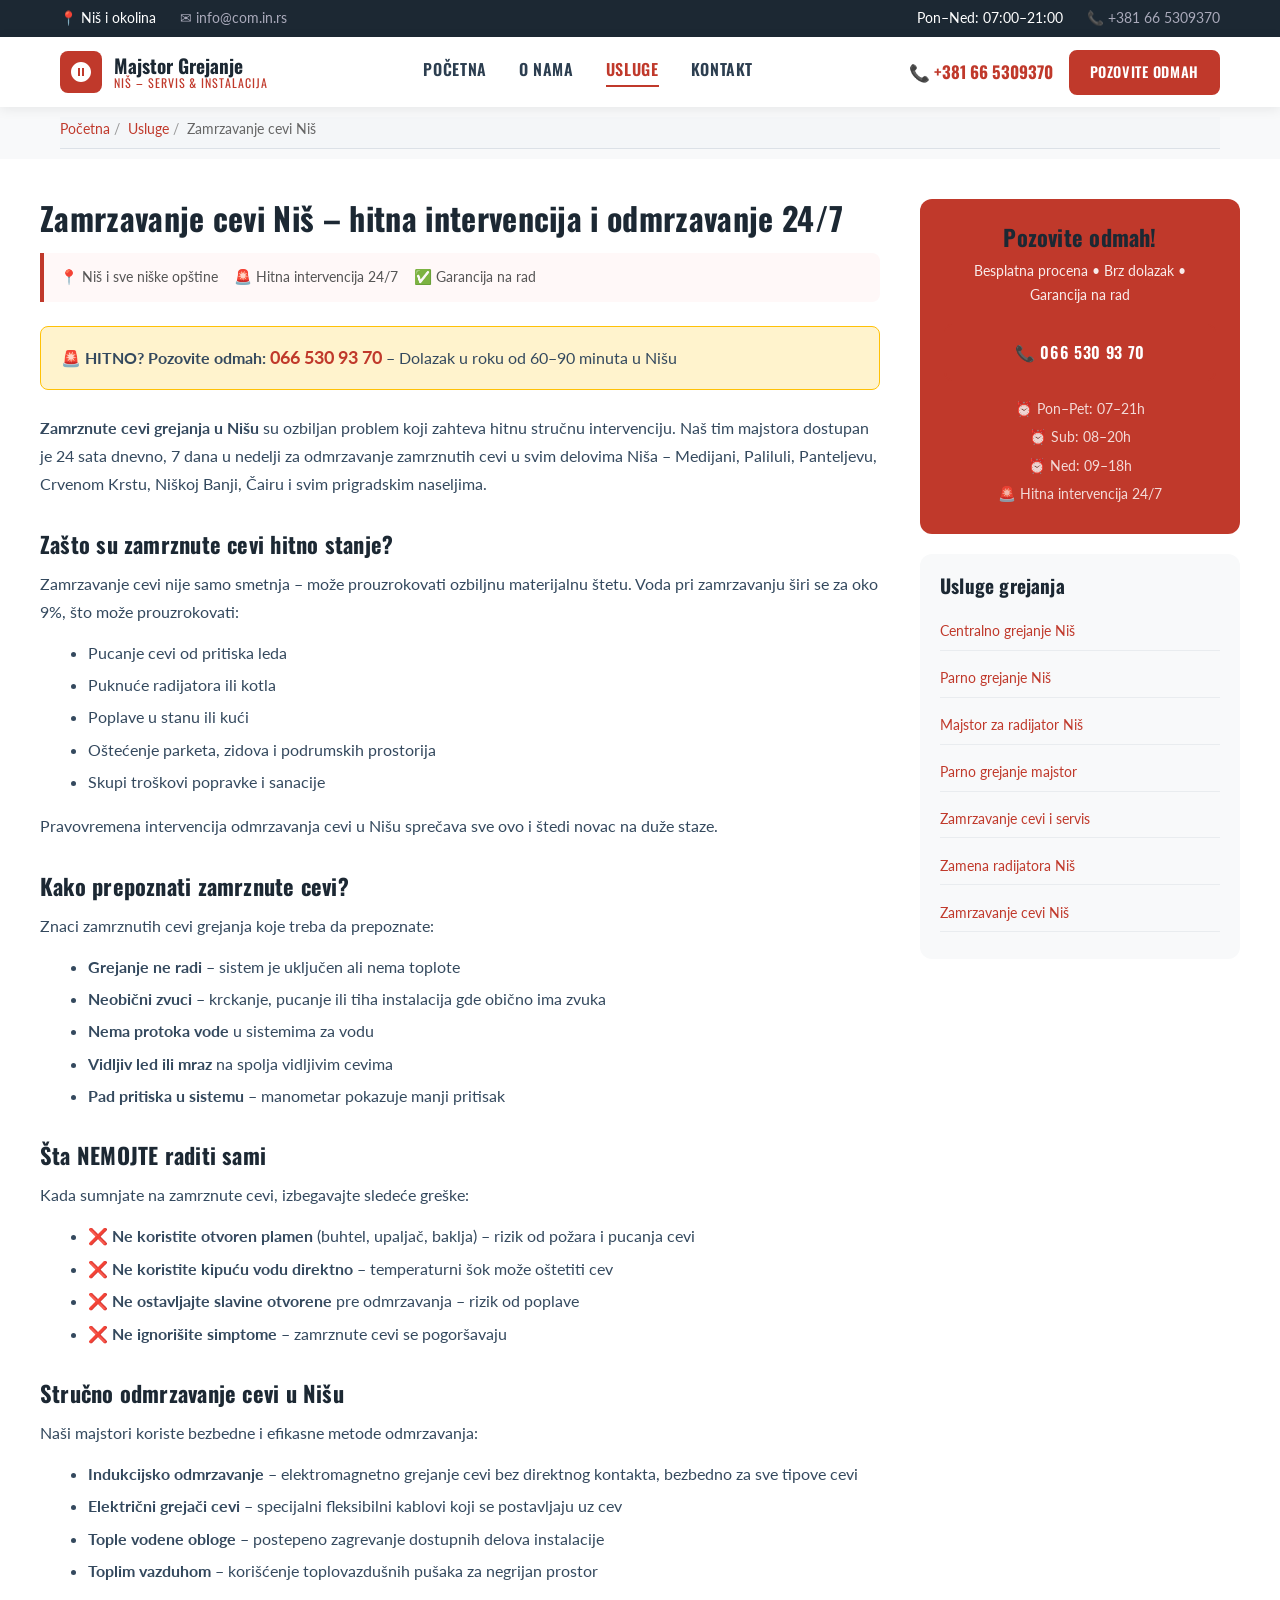
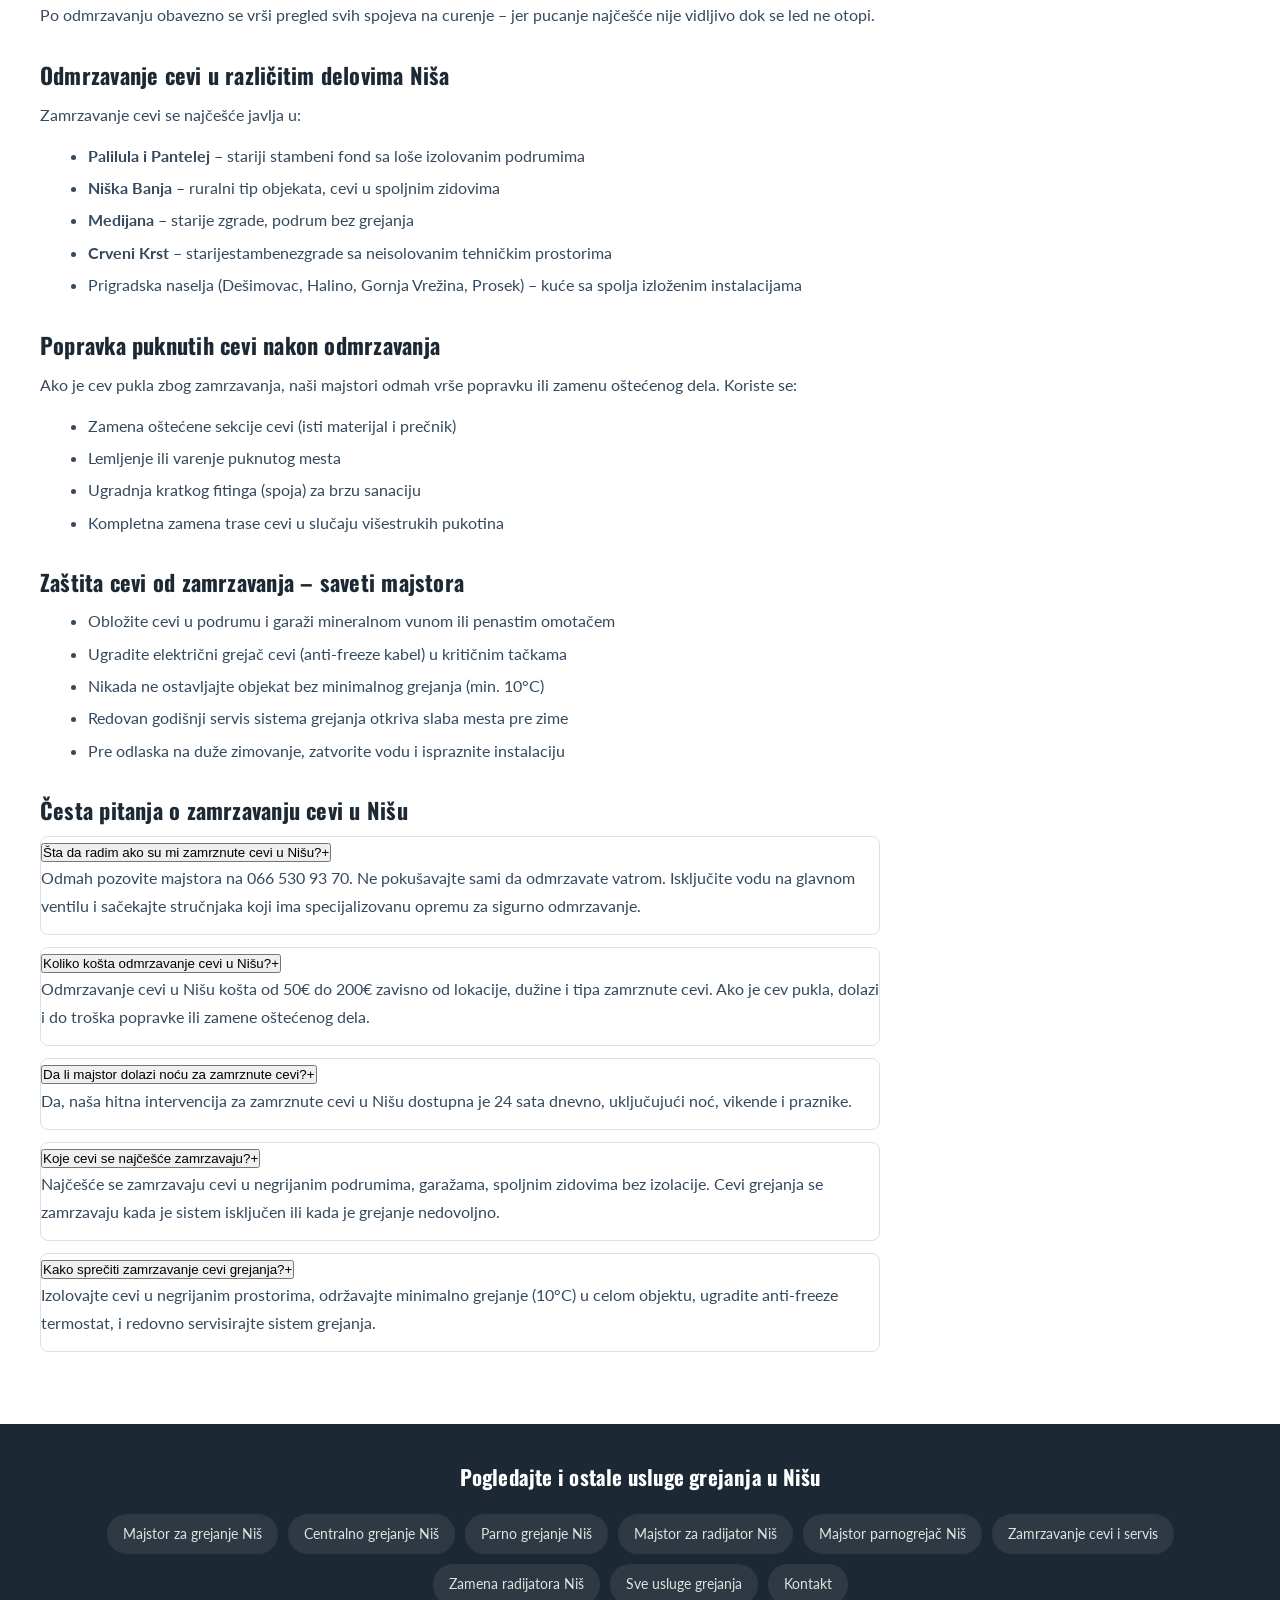
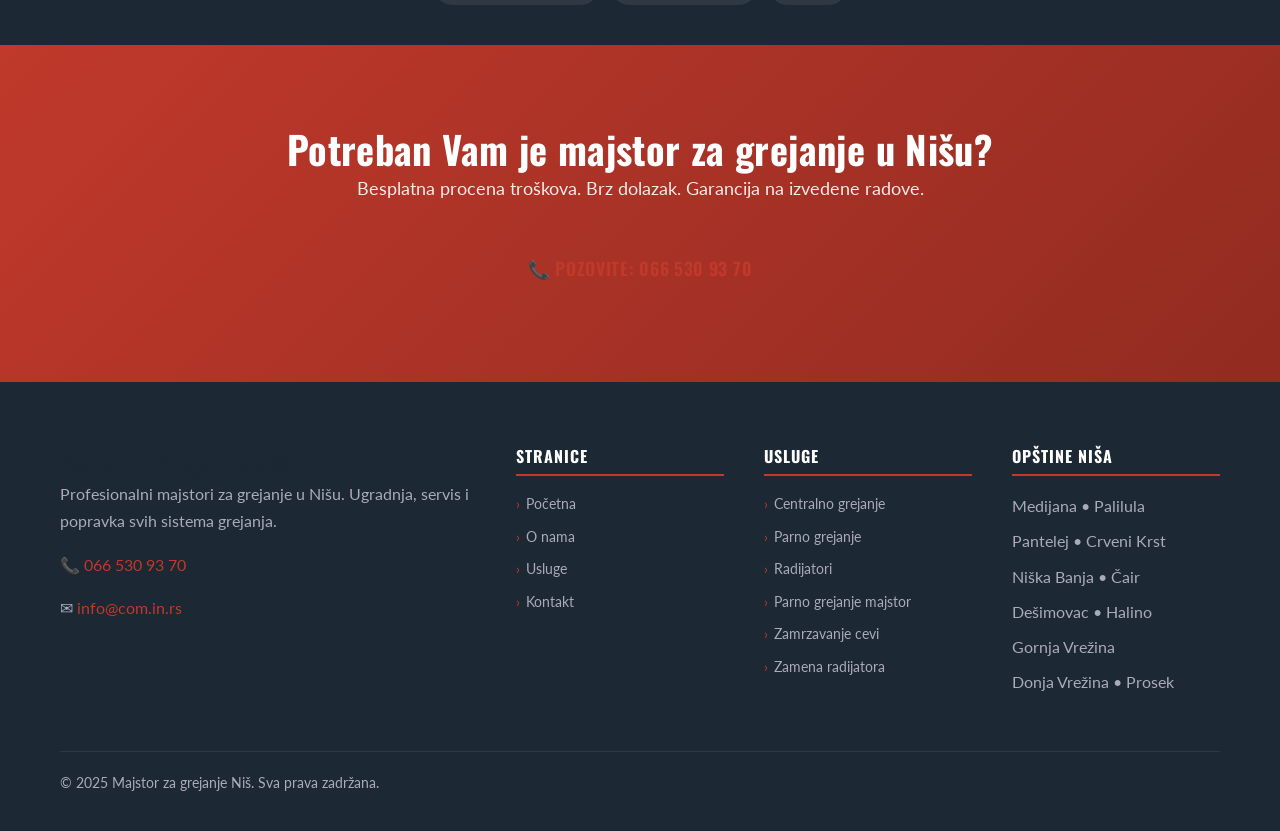
<file: zamrzavanje-cevi-nis.html>
<!DOCTYPE html>
<html lang="sr">
<head>
<meta charset="UTF-8">
<meta name="viewport" content="width=device-width,initial-scale=1.0">
<title>Zamrzavanje cevi Niš – hitna intervencija i odmrzavanje 24/7 | Grejanje Niš</title>
<meta name="description" content="Zamrznute cevi u Nišu? Hitna intervencija 24/7 – odmrzavanje cevi, popravka puknutih cevi, servis. Brz dolazak u sve niške opštine. Pozovite odmah!">
<link rel="canonical" href="https://majstorzagrejanjenis.com.in.rs/zamrzavanje-cevi-nis.html">
<meta property="og:title" content="Zamrzavanje cevi Niš – hitna intervencija i odmrzavanje 24/7 | Grejanje Niš">
<meta property="og:description" content="Zamrznute cevi u Nišu? Hitna intervencija 24/7 – odmrzavanje cevi, popravka puknutih cevi, servis. Brz dolazak u sve niške opštine. Pozovite odmah!">
<meta property="og:url" content="https://majstorzagrejanjenis.com.in.rs/zamrzavanje-cevi-nis.html">
<meta property="og:type" content="website">
<meta property="og:site_name" content="Majstor za grejanje Niš">
<meta name="twitter:card" content="summary_large_image">
<meta name="twitter:title" content="Zamrzavanje cevi Niš – hitna intervencija i odmrzavanje 24/7 | Grejanje Niš">
<meta name="twitter:description" content="Zamrznute cevi u Nišu? Hitna intervencija 24/7 – odmrzavanje cevi, popravka puknutih cevi, servis. Brz dolazak u sve niške opštine. Pozovite odmah!">
<link rel="preconnect" href="https://fonts.googleapis.com">
<link href="https://fonts.googleapis.com/css2?family=Oswald:wght@400;600;700&family=Lato:wght@400;700&display=swap" rel="stylesheet">
<link rel="stylesheet" href="css/style.css">
<link rel="icon" href="favicon.svg" type="image/svg+xml">
<script type="application/ld+json">{"@context":"https://schema.org","@graph":[
{"@type":"BreadcrumbList","itemListElement":[
{"@type":"ListItem","position":1,"name":"Početna","item":"https://majstorzagrejanjenis.com.in.rs/"},
{"@type":"ListItem","position":2,"name":"Usluge","item":"https://majstorzagrejanjenis.com.in.rs/usluge.html"},
{"@type":"ListItem","position":3,"name":"Zamrzavanje cevi Niš","item":"https://majstorzagrejanjenis.com.in.rs/zamrzavanje-cevi-nis.html"}
]},
{"@type":"FAQPage","mainEntity":[
{"@type":"Question","name":"Šta da radim ako su mi zamrznute cevi u Nišu?","acceptedAnswer":{"@type":"Answer","text":"Odmah pozovite majstora na 066 530 93 70. Ne pokušavajte sami da odmrzavate vatrom. Isključite vodu na glavnom ventilu i sačekajte stručnjaka koji ima specijalizovanu opremu za sigurno odmrzavanje bez oštećenja cevi."}},
{"@type":"Question","name":"Koliko košta odmrzavanje cevi u Nišu?","acceptedAnswer":{"@type":"Answer","text":"Odmrzavanje cevi u Nišu košta od 50€ do 200€ zavisno od lokacije, dužine i tipa zamrznute cevi. Ako je cev pukla zbog mraza, dolazi i do troška popravke ili zamene oštećenog dela."}},
{"@type":"Question","name":"Da li majstor dolazi noću za zamrznute cevi?","acceptedAnswer":{"@type":"Answer","text":"Da, naša hitna intervencija za zamrznute cevi u Nišu dostupna je 24 sata dnevno, uključujući noć, vikende i praznike. Zamrznute cevi su hitno stanje jer mogu prouzrokovati poplave."}},
{"@type":"Question","name":"Koje cevi se najčešće zamrzavaju?","acceptedAnswer":{"@type":"Answer","text":"Najčešće se zamrzavaju cevi u negrijanim podrumima, garažama, spoljnim zidovima bez izolacije, i cevi za vodu koje prolaze kroz hladne tehničke prostore. Cevi grejanja se zamrzavaju kada je sistem isključen ili kada je grejanje nedovoljno."}},
{"@type":"Question","name":"Kako sprečiti zamrzavanje cevi grejanja?","acceptedAnswer":{"@type":"Answer","text":"Izolovajte cevi u negrijanim prostorima, održavajte minimalno grejanje (10°C) u celom objektu, ugradite anti-freeze termostat, i redovno servisirajte sistem grejanja. Pre zimovanja, pravilno ispraznite instalaciju."}}
]},
{"@type":"LocalBusiness","name":"Majstor za grejanje Niš","telephone":"+381665309370","url":"https://majstorzagrejanjenis.com.in.rs/","address":{"@type":"PostalAddress","addressLocality":"Niš","postalCode":"18000","addressCountry":"RS"}}
]}</script>
</head>
<body>
<div class="topbar"><div class="container"><div class="topbar-inner">
<div class="topbar-left"><span>📍 Niš i okolina</span><a href="mailto:info@com.in.rs">✉ info@com.in.rs</a></div>
<div class="topbar-right"><span>Pon–Ned: 07:00–21:00</span><a href="tel:+381665309370">📞 +381 66 5309370</a></div>
</div></div></div>
<nav class="navbar" role="navigation">
<div class="container"><div class="navbar-inner">
<a href="index.html" class="logo">
<div class="logo-icon"><svg viewBox="0 0 24 24"><path d="M12 2C6.48 2 2 6.48 2 12s4.48 10 10 10 10-4.48 10-10S17.52 2 12 2zm-1 14H9V8h2v8zm4 0h-2V8h2v8z"/></svg></div>
<div class="logo-text">Majstor Grejanje<span>Niš – Servis &amp; Instalacija</span></div>
</a>
<ul class="nav-menu">
<li><a href="index.html">Početna</a></li>
<li><a href="o-nama.html">O nama</a></li>
<li><a href="usluge.html" class="active">Usluge</a></li>
<li><a href="kontakt.html">Kontakt</a></li>
</ul>
<div class="nav-cta">
<a href="tel:+381665309370" class="nav-phone">📞 +381 66 5309370</a>
<a href="tel:+381665309370" class="btn btn-primary btn-sm">Pozovite odmah</a>
</div>
<button class="hamburger" aria-label="Meni"><span></span><span></span><span></span></button>
</div></div></nav>
<nav class="breadcrumb-nav" aria-label="Breadcrumb">
<div class="container">
<ol class="breadcrumb">
<li><a href="index.html">Početna</a></li>
<li><a href="usluge.html">Usluge</a></li>
<li aria-current="page">Zamrzavanje cevi Niš</li>
</ol>
</div>
</nav>
<div class="page-layout container">
<main class="page-main">

<article class="seo-article">
<h1>Zamrzavanje cevi Niš – hitna intervencija i odmrzavanje 24/7</h1>
<div class="article-meta"><span>📍 Niš i sve niške opštine</span><span>🚨 Hitna intervencija 24/7</span><span>✅ Garancija na rad</span></div>

<div class="alert-box">
<strong>🚨 HITNO? Pozovite odmah:</strong> <a href="tel:+381665309370">066 530 93 70</a> – Dolazak u roku od 60–90 minuta u Nišu
</div>

<p><strong>Zamrznute cevi grejanja u Nišu</strong> su ozbiljan problem koji zahteva hitnu stručnu intervenciju. Naš tim majstora dostupan je 24 sata dnevno, 7 dana u nedelji za odmrzavanje zamrznutih cevi u svim delovima Niša – Medijani, Paliluli, Panteljevu, Crvenom Krstu, Niškoj Banji, Čairu i svim prigradskim naseljima.</p>

<h2>Zašto su zamrznute cevi hitno stanje?</h2>
<p>Zamrzavanje cevi nije samo smetnja – može prouzrokovati ozbiljnu materijalnu štetu. Voda pri zamrzavanju širi se za oko 9%, što može prouzrokovati:</p>
<ul>
<li>Pucanje cevi od pritiska leda</li>
<li>Puknuće radijatora ili kotla</li>
<li>Poplave u stanu ili kući</li>
<li>Oštećenje parketa, zidova i podrumskih prostorija</li>
<li>Skupi troškovi popravke i sanacije</li>
</ul>
<p>Pravovremena intervencija odmrzavanja cevi u Nišu sprečava sve ovo i štedi novac na duže staze.</p>

<h2>Kako prepoznati zamrznute cevi?</h2>
<p>Znaci zamrznutih cevi grejanja koje treba da prepoznate:</p>
<ul>
<li><strong>Grejanje ne radi</strong> – sistem je uključen ali nema toplote</li>
<li><strong>Neobični zvuci</strong> – krckanje, pucanje ili tiha instalacija gde obično ima zvuka</li>
<li><strong>Nema protoka vode</strong> u sistemima za vodu</li>
<li><strong>Vidljiv led ili mraz</strong> na spolja vidljivim cevima</li>
<li><strong>Pad pritiska u sistemu</strong> – manometar pokazuje manji pritisak</li>
</ul>

<h2>Šta NEMOJTE raditi sami</h2>
<p>Kada sumnjate na zamrznute cevi, izbegavajte sledeće greške:</p>
<ul>
<li>❌ <strong>Ne koristite otvoren plamen</strong> (buhtel, upaljač, baklja) – rizik od požara i pucanja cevi</li>
<li>❌ <strong>Ne koristite kipuću vodu direktno</strong> – temperaturni šok može oštetiti cev</li>
<li>❌ <strong>Ne ostavljajte slavine otvorene</strong> pre odmrzavanja – rizik od poplave</li>
<li>❌ <strong>Ne ignorišite simptome</strong> – zamrznute cevi se pogoršavaju</li>
</ul>

<h2>Stručno odmrzavanje cevi u Nišu</h2>
<p>Naši majstori koriste bezbedne i efikasne metode odmrzavanja:</p>
<ul>
<li><strong>Indukcijsko odmrzavanje</strong> – elektromagnetno grejanje cevi bez direktnog kontakta, bezbedno za sve tipove cevi</li>
<li><strong>Električni grejači cevi</strong> – specijalni fleksibilni kablovi koji se postavljaju uz cev</li>
<li><strong>Tople vodene obloge</strong> – postepeno zagrevanje dostupnih delova instalacije</li>
<li><strong>Toplim vazduhom</strong> – korišćenje toplovazdušnih pušaka za negrijan prostor</li>
</ul>
<p>Po odmrzavanju obavezno se vrši pregled svih spojeva na curenje – jer pucanje najčešće nije vidljivo dok se led ne otopi.</p>

<h2>Odmrzavanje cevi u različitim delovima Niša</h2>
<p>Zamrzavanje cevi se najčešće javlja u:</p>
<ul>
<li><strong>Palilula i Pantelej</strong> – stariji stambeni fond sa loše izolovanim podrumima</li>
<li><strong>Niška Banja</strong> – ruralni tip objekata, cevi u spoljnim zidovima</li>
<li><strong>Medijana</strong> – starije zgrade, podrum bez grejanja</li>
<li><strong>Crveni Krst</strong> – starijestambenezgrade sa neisolovanim tehničkim prostorima</li>
<li>Prigradska naselja (Dešimovac, Halino, Gornja Vrežina, Prosek) – kuće sa spolja izloženim instalacijama</li>
</ul>

<h2>Popravka puknutih cevi nakon odmrzavanja</h2>
<p>Ako je cev pukla zbog zamrzavanja, naši majstori odmah vrše popravku ili zamenu oštećenog dela. Koriste se:</p>
<ul>
<li>Zamena oštećene sekcije cevi (isti materijal i prečnik)</li>
<li>Lemljenje ili varenje puknutog mesta</li>
<li>Ugradnja kratkog fitinga (spoja) za brzu sanaciju</li>
<li>Kompletna zamena trase cevi u slučaju višestrukih pukotina</li>
</ul>

<h2>Zaštita cevi od zamrzavanja – saveti majstora</h2>
<ul>
<li>Obložite cevi u podrumu i garaži mineralnom vunom ili penastim omotačem</li>
<li>Ugradite električni grejač cevi (anti-freeze kabel) u kritičnim tačkama</li>
<li>Nikada ne ostavljajte objekat bez minimalnog grejanja (min. 10°C)</li>
<li>Redovan godišnji servis sistema grejanja otkriva slaba mesta pre zime</li>
<li>Pre odlaska na duže zimovanje, zatvorite vodu i ispraznite instalaciju</li>
</ul>

<h2>Česta pitanja o zamrzavanju cevi u Nišu</h2>
<div class="faq-container">
<div class="faq-item"><button class="faq-q">Šta da radim ako su mi zamrznute cevi u Nišu?<span class="faq-icon">+</span></button><div class="faq-a"><p>Odmah pozovite majstora na 066 530 93 70. Ne pokušavajte sami da odmrzavate vatrom. Isključite vodu na glavnom ventilu i sačekajte stručnjaka koji ima specijalizovanu opremu za sigurno odmrzavanje.</p></div></div><div class="faq-item"><button class="faq-q">Koliko košta odmrzavanje cevi u Nišu?<span class="faq-icon">+</span></button><div class="faq-a"><p>Odmrzavanje cevi u Nišu košta od 50€ do 200€ zavisno od lokacije, dužine i tipa zamrznute cevi. Ako je cev pukla, dolazi i do troška popravke ili zamene oštećenog dela.</p></div></div><div class="faq-item"><button class="faq-q">Da li majstor dolazi noću za zamrznute cevi?<span class="faq-icon">+</span></button><div class="faq-a"><p>Da, naša hitna intervencija za zamrznute cevi u Nišu dostupna je 24 sata dnevno, uključujući noć, vikende i praznike.</p></div></div><div class="faq-item"><button class="faq-q">Koje cevi se najčešće zamrzavaju?<span class="faq-icon">+</span></button><div class="faq-a"><p>Najčešće se zamrzavaju cevi u negrijanim podrumima, garažama, spoljnim zidovima bez izolacije. Cevi grejanja se zamrzavaju kada je sistem isključen ili kada je grejanje nedovoljno.</p></div></div><div class="faq-item"><button class="faq-q">Kako sprečiti zamrzavanje cevi grejanja?<span class="faq-icon">+</span></button><div class="faq-a"><p>Izolovajte cevi u negrijanim prostorima, održavajte minimalno grejanje (10°C) u celom objektu, ugradite anti-freeze termostat, i redovno servisirajte sistem grejanja.</p></div></div>
</div>
</article>
</main>
<aside class="sidebar">
<div class="sidebar-cta">
<h3>Pozovite odmah!</h3>
<p>Besplatna procena • Brz dolazak • Garancija na rad</p>
<a href="tel:+381665309370" class="btn btn-primary btn-block">📞 066 530 93 70</a>
<div class="sidebar-info">
<p>⏰ Pon–Pet: 07–21h</p>
<p>⏰ Sub: 08–20h</p>
<p>⏰ Ned: 09–18h</p>
<p>🚨 Hitna intervencija 24/7</p>
</div>
</div>
<div class="sidebar-links">
<h4>Usluge grejanja</h4>
<ul>
<li><a href="uvodjenje-centralnog-grejanja-nis.html">Centralno grejanje Niš</a></li>
<li><a href="uvodjenje-parnog-grejanja-nis.html">Parno grejanje Niš</a></li>
<li><a href="majstor-za-radijator-nis.html">Majstor za radijator Niš</a></li>
<li><a href="majstor-parnogrejac-nis.html">Parno grejanje majstor</a></li>
<li><a href="zamrzavanje-cevi-servisiranje-grejnih-tela-nis.html">Zamrzavanje cevi i servis</a></li>
<li><a href="zamena-radijatora-nis.html">Zamena radijatora Niš</a></li>
<li><a href="zamrzavanje-cevi-nis.html">Zamrzavanje cevi Niš</a></li>
</ul>
</div>
</aside>
</div>
<section class="internal-links-section"><div class="container">
<h2>Pogledajte i ostale usluge grejanja u Nišu</h2>
<div class="internal-links-grid"><a href="index.html" class="internal-link">Majstor za grejanje Niš</a><a href="uvodjenje-centralnog-grejanja-nis.html" class="internal-link">Centralno grejanje Niš</a><a href="uvodjenje-parnog-grejanja-nis.html" class="internal-link">Parno grejanje Niš</a><a href="majstor-za-radijator-nis.html" class="internal-link">Majstor za radijator Niš</a><a href="majstor-parnogrejac-nis.html" class="internal-link">Majstor parnogrejač Niš</a><a href="zamrzavanje-cevi-servisiranje-grejnih-tela-nis.html" class="internal-link">Zamrzavanje cevi i servis</a><a href="zamena-radijatora-nis.html" class="internal-link">Zamena radijatora Niš</a><a href="usluge.html" class="internal-link">Sve usluge grejanja</a><a href="kontakt.html" class="internal-link">Kontakt</a></div>
</div></section>
<section class="cta-section"><div class="container"><div class="cta-inner">
<h2>Potreban Vam je majstor za grejanje u Nišu?</h2>
<p>Besplatna procena troškova. Brz dolazak. Garancija na izvedene radove.</p>
<a href="tel:+381665309370" class="btn btn-white btn-lg">📞 Pozovite: 066 530 93 70</a>
</div></div></section>
<footer class="footer">
<div class="container">
<div class="footer-grid">
<div class="footer-col">
<h3>Majstor Grejanje Niš</h3>
<p>Profesionalni majstori za grejanje u Nišu. Ugradnja, servis i popravka svih sistema grejanja.</p>
<p>📞 <a href="tel:+381665309370">066 530 93 70</a></p>
<p>✉ <a href="mailto:info@com.in.rs">info@com.in.rs</a></p>
</div>
<div class="footer-col">
<h4>Stranice</h4>
<ul>
<li><a href="index.html">Početna</a></li>
<li><a href="o-nama.html">O nama</a></li>
<li><a href="usluge.html">Usluge</a></li>
<li><a href="kontakt.html">Kontakt</a></li>
</ul>
</div>
<div class="footer-col">
<h4>Usluge</h4>
<ul>
<li><a href="uvodjenje-centralnog-grejanja-nis.html">Centralno grejanje</a></li>
<li><a href="uvodjenje-parnog-grejanja-nis.html">Parno grejanje</a></li>
<li><a href="majstor-za-radijator-nis.html">Radijatori</a></li>
<li><a href="majstor-parnogrejac-nis.html">Parno grejanje majstor</a></li>
<li><a href="zamrzavanje-cevi-servisiranje-grejnih-tela-nis.html">Zamrzavanje cevi</a></li>
<li><a href="zamena-radijatora-nis.html">Zamena radijatora</a></li>
</ul>
</div>
<div class="footer-col">
<h4>Opštine Niša</h4>
<ul>
<li>Medijana • Palilula</li>
<li>Pantelej • Crveni Krst</li>
<li>Niška Banja • Čair</li>
<li>Dešimovac • Halino</li>
<li>Gornja Vrežina</li>
<li>Donja Vrežina • Prosek</li>
</ul>
</div>
</div>
<div class="footer-bottom">
<p>© 2025 Majstor za grejanje Niš. Sva prava zadržana.</p>
</div>
</div>
</footer>
<script src="js/script.js"></script>
</body>
</html>
</file>
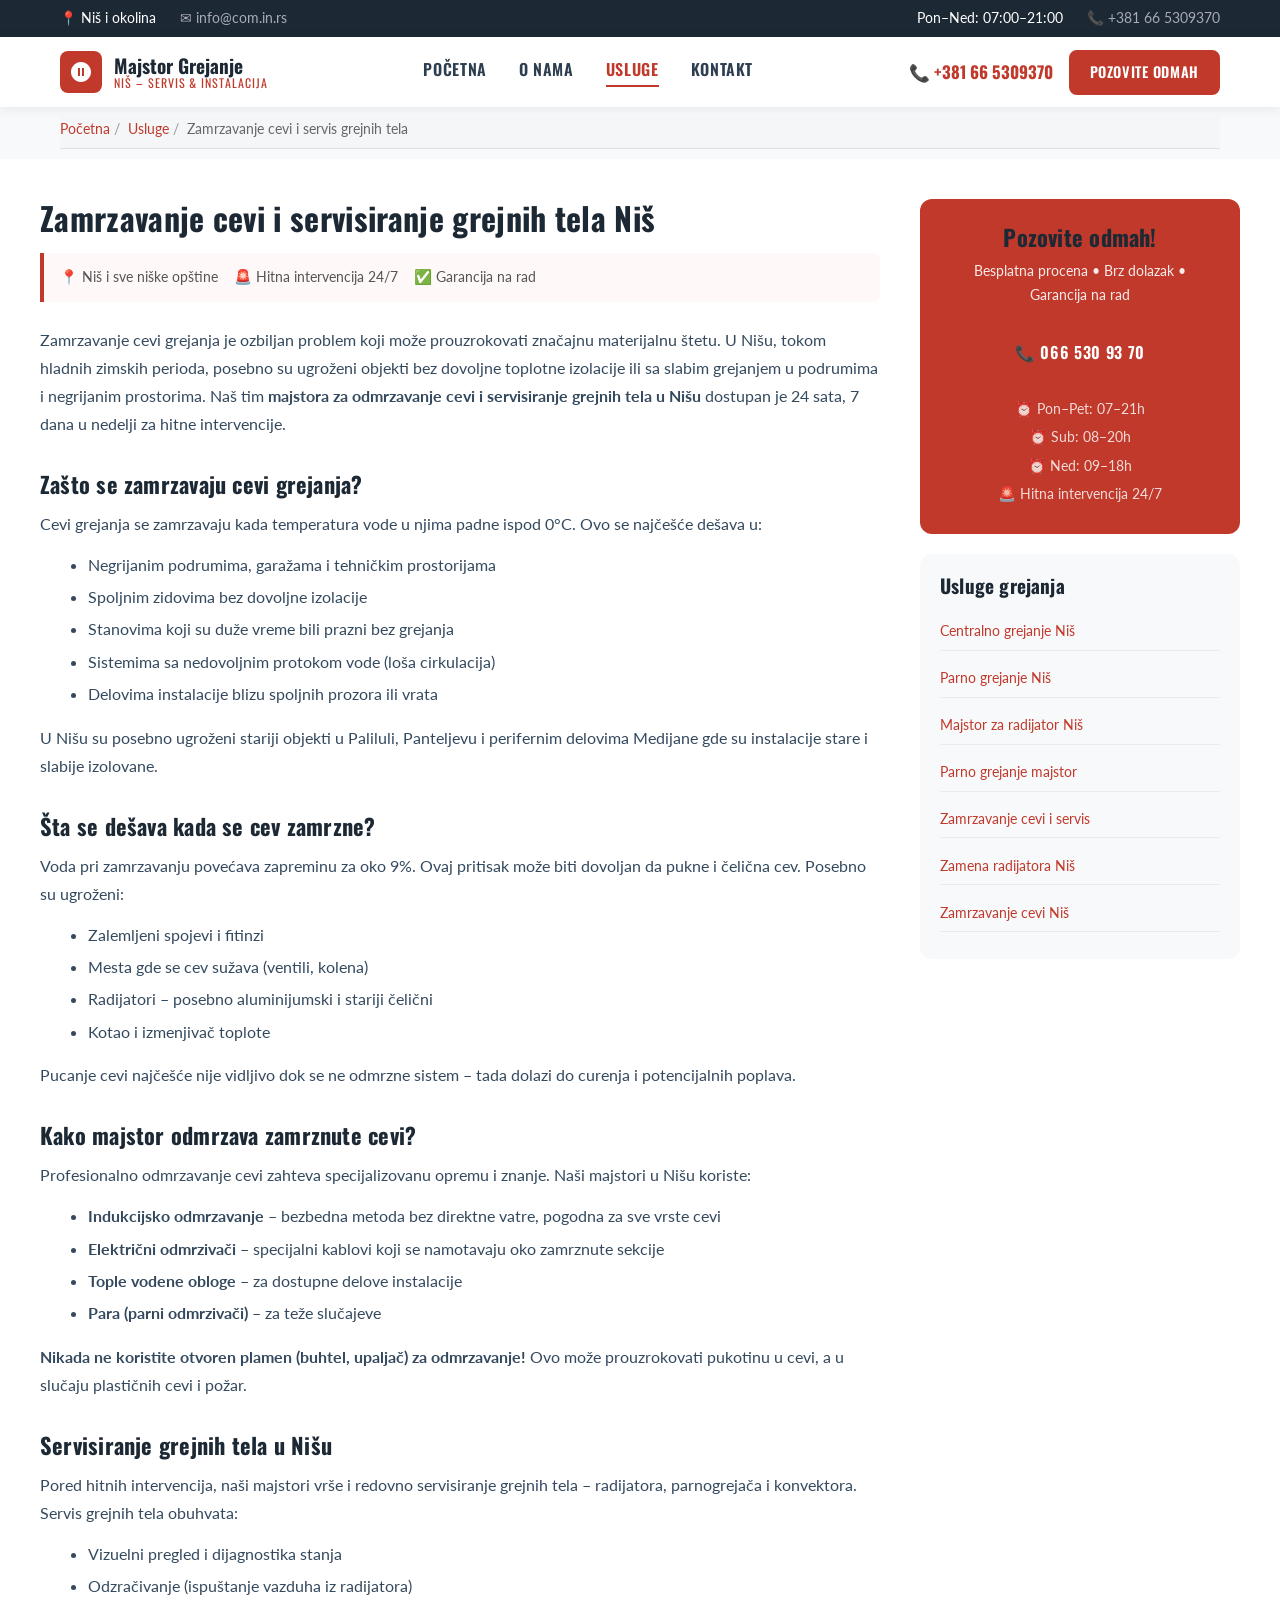
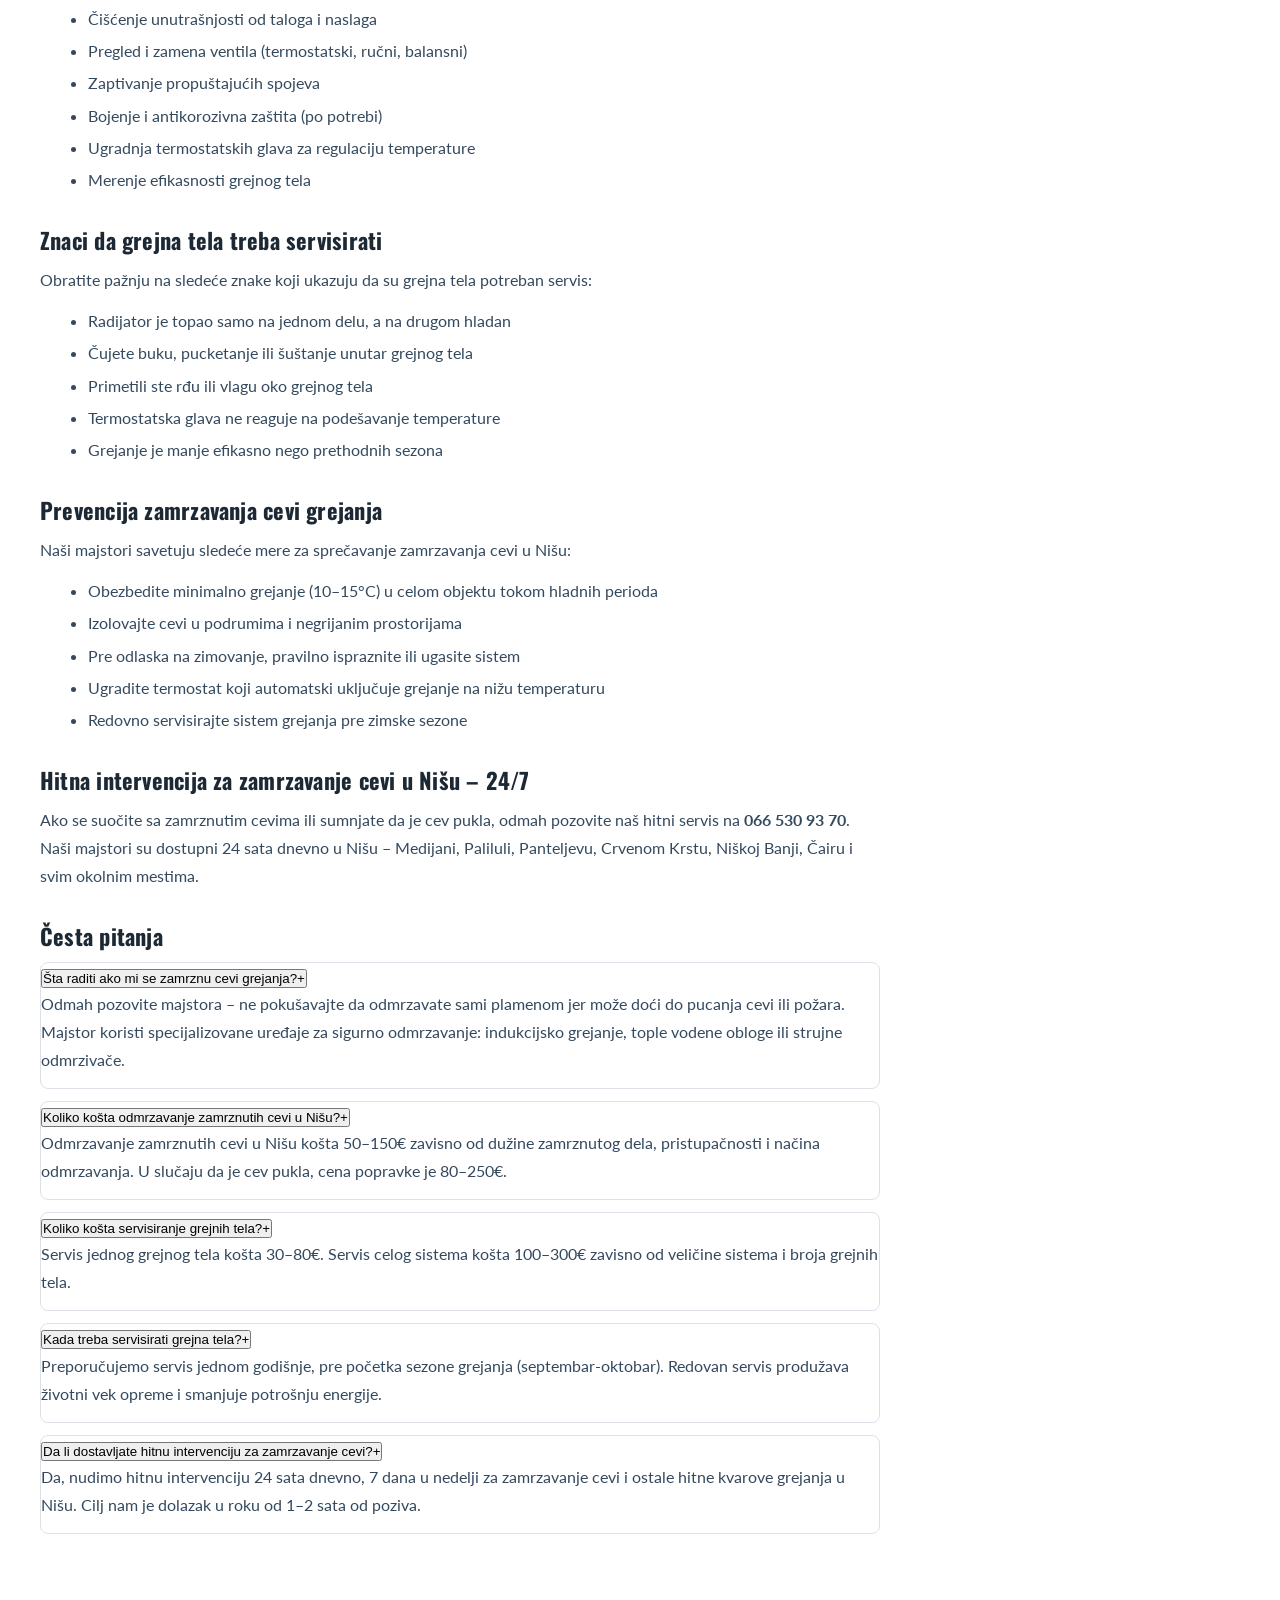
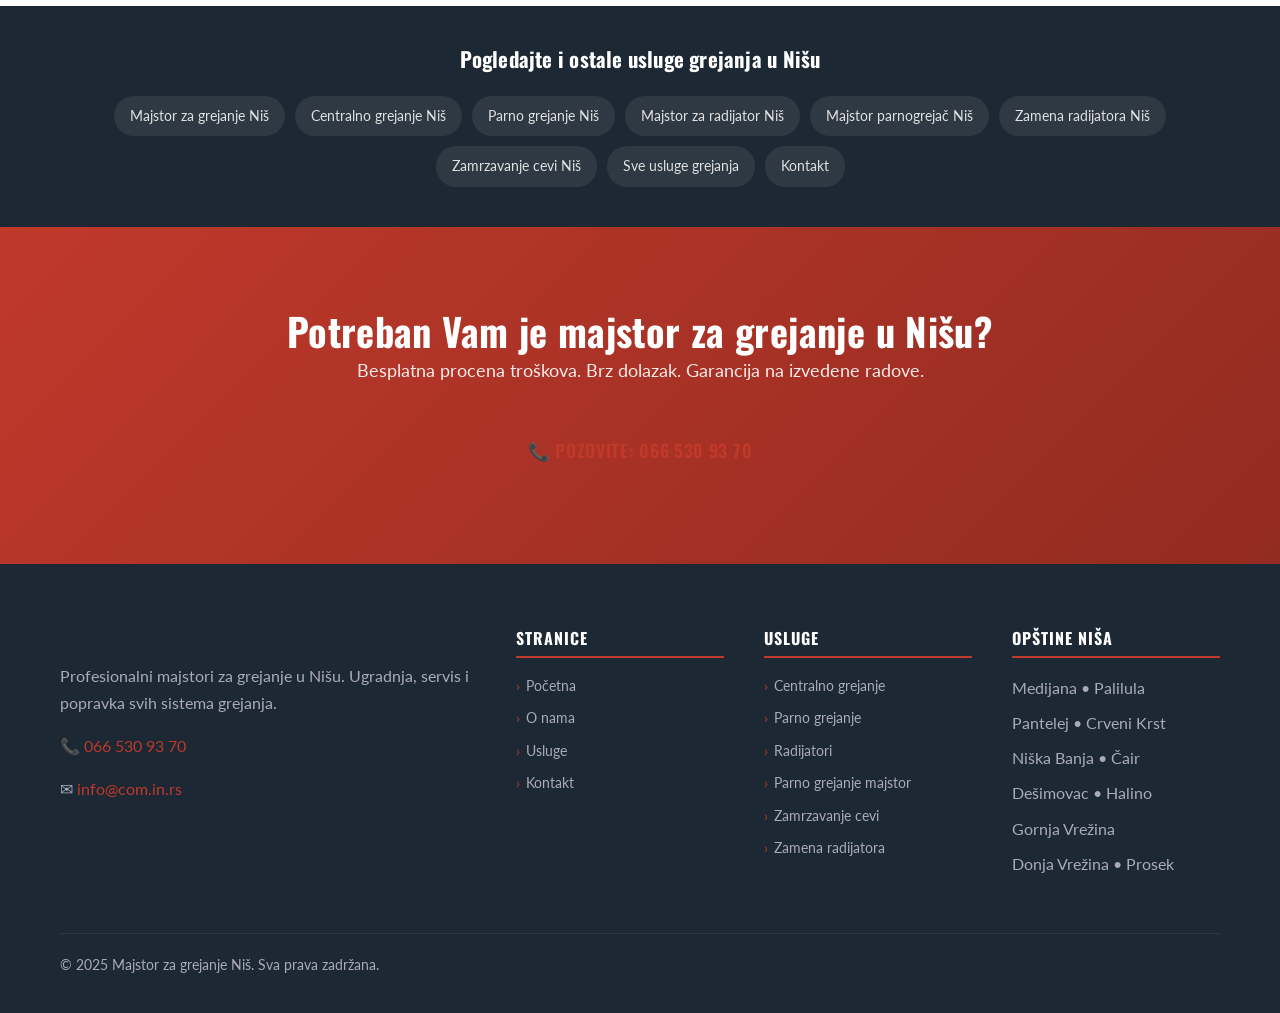
<file: zamrzavanje-cevi-servisiranje-grejnih-tela-nis.html>
<!DOCTYPE html>
<html lang="sr">
<head>
<meta charset="UTF-8">
<meta name="viewport" content="width=device-width,initial-scale=1.0">
<title>Zamrzavanje cevi i servisiranje grejnih tela Niš | Hitna intervencija 24/7</title>
<meta name="description" content="Odmrzavanje zamrznutih cevi i servisiranje grejnih tela u Nišu. Hitna intervencija 24/7. Profesionalni majstori u svim niških opštinama. Pozovite odmah!">
<link rel="canonical" href="https://majstorzagrejanjenis.com.in.rs/zamrzavanje-cevi-servisiranje-grejnih-tela-nis.html">
<meta property="og:title" content="Zamrzavanje cevi i servisiranje grejnih tela Niš | Hitna intervencija 24/7">
<meta property="og:description" content="Odmrzavanje zamrznutih cevi i servisiranje grejnih tela u Nišu. Hitna intervencija 24/7. Profesionalni majstori u svim niških opštinama. Pozovite odmah!">
<meta property="og:url" content="https://majstorzagrejanjenis.com.in.rs/zamrzavanje-cevi-servisiranje-grejnih-tela-nis.html">
<meta property="og:type" content="website">
<meta property="og:site_name" content="Majstor za grejanje Niš">
<meta name="twitter:card" content="summary_large_image">
<meta name="twitter:title" content="Zamrzavanje cevi i servisiranje grejnih tela Niš | Hitna intervencija 24/7">
<meta name="twitter:description" content="Odmrzavanje zamrznutih cevi i servisiranje grejnih tela u Nišu. Hitna intervencija 24/7. Profesionalni majstori u svim niških opštinama. Pozovite odmah!">
<link rel="preconnect" href="https://fonts.googleapis.com">
<link href="https://fonts.googleapis.com/css2?family=Oswald:wght@400;600;700&family=Lato:wght@400;700&display=swap" rel="stylesheet">
<link rel="stylesheet" href="css/style.css">
<link rel="icon" href="favicon.svg" type="image/svg+xml">
<script type="application/ld+json">{"@context":"https://schema.org","@graph":[
{"@type":"BreadcrumbList","itemListElement":[
{"@type":"ListItem","position":1,"name":"Početna","item":"https://majstorzagrejanjenis.com.in.rs/"},
{"@type":"ListItem","position":2,"name":"Usluge","item":"https://majstorzagrejanjenis.com.in.rs/usluge.html"},
{"@type":"ListItem","position":3,"name":"Zamrzavanje cevi i servisiranje grejnih tela Niš","item":"https://majstorzagrejanjenis.com.in.rs/zamrzavanje-cevi-servisiranje-grejnih-tela-nis.html"}
]},
{"@type":"FAQPage","mainEntity":[
{"@type":"Question","name":"Šta raditi ako mi se zamrznu cevi grejanja?","acceptedAnswer":{"@type":"Answer","text":"Odmah pozovite majstora – ne pokušavajte da odmrzavate sami plamenom jer može doći do pucanja cevi ili požara. Majstor koristi specijalizovane uređaje za sigurno odmrzavanje: indukcijsko grejanje, tople vodene obloge ili strujne odmrzivače."}},
{"@type":"Question","name":"Koliko košta odmrzavanje zamrznutih cevi u Nišu?","acceptedAnswer":{"@type":"Answer","text":"Odmrzavanje zamrznutih cevi u Nišu košta 50–150€ zavisno od dužine zamrznutog dela, pristupačnosti i načina odmrzavanja. U slučaju da je cev pukla zbog mraza, cena popravke je 80–250€ zavisno od tipa i dužine oštećenja."}},
{"@type":"Question","name":"Koliko košta servisiranje grejnih tela?","acceptedAnswer":{"@type":"Answer","text":"Servis jednog grejnog tela (radijatora ili parnogrejača) košta 30–80€. Servis celog sistema (sva grejna tela + pregled instalacije) košta 100–300€ zavisno od veličine sistema i broja grejnih tela."}},
{"@type":"Question","name":"Kada treba servisirati grejna tela?","acceptedAnswer":{"@type":"Answer","text":"Preporučujemo servis grejnih tela jednom godišnje, pre početka sezone grejanja (septembar-oktobar). Redovan servis produžava životni vek opreme, smanjuje potrošnju energije i sprečava iznenadne kvarove zimi."}},
{"@type":"Question","name":"Da li dostavljate hitnu intervenciju za zamrzavanje cevi?","acceptedAnswer":{"@type":"Answer","text":"Da, nudimo hitnu intervenciju 24 sata dnevno, 7 dana u nedelji za zamrzavanje cevi i ostale hitne kvarove grejanja u Nišu. Cilj nam je dolazak u roku od 1–2 sata od poziva."}}
]},
{"@type":"LocalBusiness","name":"Majstor za grejanje Niš","telephone":"+381665309370","url":"https://majstorzagrejanjenis.com.in.rs/","address":{"@type":"PostalAddress","addressLocality":"Niš","postalCode":"18000","addressCountry":"RS"}}
]}</script>
</head>
<body>
<div class="topbar"><div class="container"><div class="topbar-inner">
<div class="topbar-left"><span>📍 Niš i okolina</span><a href="mailto:info@com.in.rs">✉ info@com.in.rs</a></div>
<div class="topbar-right"><span>Pon–Ned: 07:00–21:00</span><a href="tel:+381665309370">📞 +381 66 5309370</a></div>
</div></div></div>
<nav class="navbar" role="navigation">
<div class="container"><div class="navbar-inner">
<a href="index.html" class="logo">
<div class="logo-icon"><svg viewBox="0 0 24 24"><path d="M12 2C6.48 2 2 6.48 2 12s4.48 10 10 10 10-4.48 10-10S17.52 2 12 2zm-1 14H9V8h2v8zm4 0h-2V8h2v8z"/></svg></div>
<div class="logo-text">Majstor Grejanje<span>Niš – Servis &amp; Instalacija</span></div>
</a>
<ul class="nav-menu">
<li><a href="index.html">Početna</a></li>
<li><a href="o-nama.html">O nama</a></li>
<li><a href="usluge.html" class="active">Usluge</a></li>
<li><a href="kontakt.html">Kontakt</a></li>
</ul>
<div class="nav-cta">
<a href="tel:+381665309370" class="nav-phone">📞 +381 66 5309370</a>
<a href="tel:+381665309370" class="btn btn-primary btn-sm">Pozovite odmah</a>
</div>
<button class="hamburger" aria-label="Meni"><span></span><span></span><span></span></button>
</div></div></nav>
<nav class="breadcrumb-nav" aria-label="Breadcrumb">
<div class="container">
<ol class="breadcrumb">
<li><a href="index.html">Početna</a></li>
<li><a href="usluge.html">Usluge</a></li>
<li aria-current="page">Zamrzavanje cevi i servis grejnih tela</li>
</ol>
</div>
</nav>
<div class="page-layout container">
<main class="page-main">

<article class="seo-article">
<h1>Zamrzavanje cevi i servisiranje grejnih tela Niš</h1>
<div class="article-meta"><span>📍 Niš i sve niške opštine</span><span>🚨 Hitna intervencija 24/7</span><span>✅ Garancija na rad</span></div>

<p>Zamrzavanje cevi grejanja je ozbiljan problem koji može prouzrokovati značajnu materijalnu štetu. U Nišu, tokom hladnih zimskih perioda, posebno su ugroženi objekti bez dovoljne toplotne izolacije ili sa slabim grejanjem u podrumima i negrijanim prostorima. Naš tim <strong>majstora za odmrzavanje cevi i servisiranje grejnih tela u Nišu</strong> dostupan je 24 sata, 7 dana u nedelji za hitne intervencije.</p>

<h2>Zašto se zamrzavaju cevi grejanja?</h2>
<p>Cevi grejanja se zamrzavaju kada temperatura vode u njima padne ispod 0°C. Ovo se najčešće dešava u:</p>
<ul>
<li>Negrijanim podrumima, garažama i tehničkim prostorijama</li>
<li>Spoljnim zidovima bez dovoljne izolacije</li>
<li>Stanovima koji su duže vreme bili prazni bez grejanja</li>
<li>Sistemima sa nedovoljnim protokom vode (loša cirkulacija)</li>
<li>Delovima instalacije blizu spoljnih prozora ili vrata</li>
</ul>
<p>U Nišu su posebno ugroženi stariji objekti u Paliluli, Panteljevu i perifernim delovima Medijane gde su instalacije stare i slabije izolovane.</p>

<h2>Šta se dešava kada se cev zamrzne?</h2>
<p>Voda pri zamrzavanju povećava zapreminu za oko 9%. Ovaj pritisak može biti dovoljan da pukne i čelična cev. Posebno su ugroženi:</p>
<ul>
<li>Zalemljeni spojevi i fitinzi</li>
<li>Mesta gde se cev sužava (ventili, kolena)</li>
<li>Radijatori – posebno aluminijumski i stariji čelični</li>
<li>Kotao i izmenjivač toplote</li>
</ul>
<p>Pucanje cevi najčešće nije vidljivo dok se ne odmrzne sistem – tada dolazi do curenja i potencijalnih poplava.</p>

<h2>Kako majstor odmrzava zamrznute cevi?</h2>
<p>Profesionalno odmrzavanje cevi zahteva specijalizovanu opremu i znanje. Naši majstori u Nišu koriste:</p>
<ul>
<li><strong>Indukcijsko odmrzavanje</strong> – bezbedna metoda bez direktne vatre, pogodna za sve vrste cevi</li>
<li><strong>Električni odmrzivači</strong> – specijalni kablovi koji se namotavaju oko zamrznute sekcije</li>
<li><strong>Tople vodene obloge</strong> – za dostupne delove instalacije</li>
<li><strong>Para (parni odmrzivači)</strong> – za teže slučajeve</li>
</ul>
<p><strong>Nikada ne koristite otvoren plamen (buhtel, upaljač) za odmrzavanje!</strong> Ovo može prouzrokovati pukotinu u cevi, a u slučaju plastičnih cevi i požar.</p>

<h2>Servisiranje grejnih tela u Nišu</h2>
<p>Pored hitnih intervencija, naši majstori vrše i redovno servisiranje grejnih tela – radijatora, parnogrejača i konvektora. Servis grejnih tela obuhvata:</p>
<ul>
<li>Vizuelni pregled i dijagnostika stanja</li>
<li>Odzračivanje (ispuštanje vazduha iz radijatora)</li>
<li>Čišćenje unutrašnjosti od taloga i naslaga</li>
<li>Pregled i zamena ventila (termostatski, ručni, balansni)</li>
<li>Zaptivanje propuštajućih spojeva</li>
<li>Bojenje i antikorozivna zaštita (po potrebi)</li>
<li>Ugradnja termostatskih glava za regulaciju temperature</li>
<li>Merenje efikasnosti grejnog tela</li>
</ul>

<h2>Znaci da grejna tela treba servisirati</h2>
<p>Obratite pažnju na sledeće znake koji ukazuju da su grejna tela potreban servis:</p>
<ul>
<li>Radijator je topao samo na jednom delu, a na drugom hladan</li>
<li>Čujete buku, pucketanje ili šuštanje unutar grejnog tela</li>
<li>Primetili ste rđu ili vlagu oko grejnog tela</li>
<li>Termostatska glava ne reaguje na podešavanje temperature</li>
<li>Grejanje je manje efikasno nego prethodnih sezona</li>
</ul>

<h2>Prevencija zamrzavanja cevi grejanja</h2>
<p>Naši majstori savetuju sledeće mere za sprečavanje zamrzavanja cevi u Nišu:</p>
<ul>
<li>Obezbedite minimalno grejanje (10–15°C) u celom objektu tokom hladnih perioda</li>
<li>Izolovajte cevi u podrumima i negrijanim prostorijama</li>
<li>Pre odlaska na zimovanje, pravilno ispraznite ili ugasite sistem</li>
<li>Ugradite termostat koji automatski uključuje grejanje na nižu temperaturu</li>
<li>Redovno servisirajte sistem grejanja pre zimske sezone</li>
</ul>

<h2>Hitna intervencija za zamrzavanje cevi u Nišu – 24/7</h2>
<p>Ako se suočite sa zamrznutim cevima ili sumnjate da je cev pukla, odmah pozovite naš hitni servis na <strong>066 530 93 70</strong>. Naši majstori su dostupni 24 sata dnevno u Nišu – Medijani, Paliluli, Panteljevu, Crvenom Krstu, Niškoj Banji, Čairu i svim okolnim mestima.</p>

<h2>Česta pitanja</h2>
<div class="faq-container">
<div class="faq-item"><button class="faq-q">Šta raditi ako mi se zamrznu cevi grejanja?<span class="faq-icon">+</span></button><div class="faq-a"><p>Odmah pozovite majstora – ne pokušavajte da odmrzavate sami plamenom jer može doći do pucanja cevi ili požara. Majstor koristi specijalizovane uređaje za sigurno odmrzavanje: indukcijsko grejanje, tople vodene obloge ili strujne odmrzivače.</p></div></div><div class="faq-item"><button class="faq-q">Koliko košta odmrzavanje zamrznutih cevi u Nišu?<span class="faq-icon">+</span></button><div class="faq-a"><p>Odmrzavanje zamrznutih cevi u Nišu košta 50–150€ zavisno od dužine zamrznutog dela, pristupačnosti i načina odmrzavanja. U slučaju da je cev pukla, cena popravke je 80–250€.</p></div></div><div class="faq-item"><button class="faq-q">Koliko košta servisiranje grejnih tela?<span class="faq-icon">+</span></button><div class="faq-a"><p>Servis jednog grejnog tela košta 30–80€. Servis celog sistema košta 100–300€ zavisno od veličine sistema i broja grejnih tela.</p></div></div><div class="faq-item"><button class="faq-q">Kada treba servisirati grejna tela?<span class="faq-icon">+</span></button><div class="faq-a"><p>Preporučujemo servis jednom godišnje, pre početka sezone grejanja (septembar-oktobar). Redovan servis produžava životni vek opreme i smanjuje potrošnju energije.</p></div></div><div class="faq-item"><button class="faq-q">Da li dostavljate hitnu intervenciju za zamrzavanje cevi?<span class="faq-icon">+</span></button><div class="faq-a"><p>Da, nudimo hitnu intervenciju 24 sata dnevno, 7 dana u nedelji za zamrzavanje cevi i ostale hitne kvarove grejanja u Nišu. Cilj nam je dolazak u roku od 1–2 sata od poziva.</p></div></div>
</div>
</article>
</main>
<aside class="sidebar">
<div class="sidebar-cta">
<h3>Pozovite odmah!</h3>
<p>Besplatna procena • Brz dolazak • Garancija na rad</p>
<a href="tel:+381665309370" class="btn btn-primary btn-block">📞 066 530 93 70</a>
<div class="sidebar-info">
<p>⏰ Pon–Pet: 07–21h</p>
<p>⏰ Sub: 08–20h</p>
<p>⏰ Ned: 09–18h</p>
<p>🚨 Hitna intervencija 24/7</p>
</div>
</div>
<div class="sidebar-links">
<h4>Usluge grejanja</h4>
<ul>
<li><a href="uvodjenje-centralnog-grejanja-nis.html">Centralno grejanje Niš</a></li>
<li><a href="uvodjenje-parnog-grejanja-nis.html">Parno grejanje Niš</a></li>
<li><a href="majstor-za-radijator-nis.html">Majstor za radijator Niš</a></li>
<li><a href="majstor-parnogrejac-nis.html">Parno grejanje majstor</a></li>
<li><a href="zamrzavanje-cevi-servisiranje-grejnih-tela-nis.html">Zamrzavanje cevi i servis</a></li>
<li><a href="zamena-radijatora-nis.html">Zamena radijatora Niš</a></li>
<li><a href="zamrzavanje-cevi-nis.html">Zamrzavanje cevi Niš</a></li>
</ul>
</div>
</aside>
</div>
<section class="internal-links-section"><div class="container">
<h2>Pogledajte i ostale usluge grejanja u Nišu</h2>
<div class="internal-links-grid"><a href="index.html" class="internal-link">Majstor za grejanje Niš</a><a href="uvodjenje-centralnog-grejanja-nis.html" class="internal-link">Centralno grejanje Niš</a><a href="uvodjenje-parnog-grejanja-nis.html" class="internal-link">Parno grejanje Niš</a><a href="majstor-za-radijator-nis.html" class="internal-link">Majstor za radijator Niš</a><a href="majstor-parnogrejac-nis.html" class="internal-link">Majstor parnogrejač Niš</a><a href="zamena-radijatora-nis.html" class="internal-link">Zamena radijatora Niš</a><a href="zamrzavanje-cevi-nis.html" class="internal-link">Zamrzavanje cevi Niš</a><a href="usluge.html" class="internal-link">Sve usluge grejanja</a><a href="kontakt.html" class="internal-link">Kontakt</a></div>
</div></section>
<section class="cta-section"><div class="container"><div class="cta-inner">
<h2>Potreban Vam je majstor za grejanje u Nišu?</h2>
<p>Besplatna procena troškova. Brz dolazak. Garancija na izvedene radove.</p>
<a href="tel:+381665309370" class="btn btn-white btn-lg">📞 Pozovite: 066 530 93 70</a>
</div></div></section>
<footer class="footer">
<div class="container">
<div class="footer-grid">
<div class="footer-col">
<h3>Majstor Grejanje Niš</h3>
<p>Profesionalni majstori za grejanje u Nišu. Ugradnja, servis i popravka svih sistema grejanja.</p>
<p>📞 <a href="tel:+381665309370">066 530 93 70</a></p>
<p>✉ <a href="mailto:info@com.in.rs">info@com.in.rs</a></p>
</div>
<div class="footer-col">
<h4>Stranice</h4>
<ul>
<li><a href="index.html">Početna</a></li>
<li><a href="o-nama.html">O nama</a></li>
<li><a href="usluge.html">Usluge</a></li>
<li><a href="kontakt.html">Kontakt</a></li>
</ul>
</div>
<div class="footer-col">
<h4>Usluge</h4>
<ul>
<li><a href="uvodjenje-centralnog-grejanja-nis.html">Centralno grejanje</a></li>
<li><a href="uvodjenje-parnog-grejanja-nis.html">Parno grejanje</a></li>
<li><a href="majstor-za-radijator-nis.html">Radijatori</a></li>
<li><a href="majstor-parnogrejac-nis.html">Parno grejanje majstor</a></li>
<li><a href="zamrzavanje-cevi-servisiranje-grejnih-tela-nis.html">Zamrzavanje cevi</a></li>
<li><a href="zamena-radijatora-nis.html">Zamena radijatora</a></li>
</ul>
</div>
<div class="footer-col">
<h4>Opštine Niša</h4>
<ul>
<li>Medijana • Palilula</li>
<li>Pantelej • Crveni Krst</li>
<li>Niška Banja • Čair</li>
<li>Dešimovac • Halino</li>
<li>Gornja Vrežina</li>
<li>Donja Vrežina • Prosek</li>
</ul>
</div>
</div>
<div class="footer-bottom">
<p>© 2025 Majstor za grejanje Niš. Sva prava zadržana.</p>
</div>
</div>
</footer>
<script src="js/script.js"></script>
</body>
</html>
</file>
<file: style.css>
:root{--primary:#c0392b;--primary-dark:#922b21;--secondary:#e67e22;--dark:#1c2833;--dark2:#2c3e50;--text:#34495e;--text-light:#7f8c8d;--light:#f4f6f8;--white:#fff;--border:#dce1e7;--shadow:0 4px 20px rgba(0,0,0,.1);--shadow-lg:0 8px 40px rgba(0,0,0,.15);--radius:8px;--radius-lg:16px;--transition:.3s ease;--max-width:1200px}
*,*::before,*::after{box-sizing:border-box;margin:0;padding:0}
html{scroll-behavior:smooth;font-size:16px}
body{font-family:'Lato',sans-serif;color:var(--text);line-height:1.7;background:var(--white);-webkit-font-smoothing:antialiased}
img{max-width:100%;height:auto;display:block}
a{color:var(--primary);text-decoration:none;transition:color var(--transition)}
a:hover{color:var(--primary-dark)}
h1,h2,h3,h4,h5{font-family:'Oswald',sans-serif;font-weight:700;color:var(--dark);line-height:1.25;letter-spacing:.01em}
h1{font-size:clamp(2rem,5vw,3.2rem)}
h2{font-size:clamp(1.6rem,4vw,2.4rem)}
h3{font-size:clamp(1.2rem,3vw,1.7rem)}
h4{font-size:1.2rem}
p{margin-bottom:1rem}
ul,ol{padding-left:1.5rem;margin-bottom:1rem}
li{margin-bottom:.4rem}
.container{max-width:var(--max-width);margin:0 auto;padding:0 1.25rem}
.section{padding:5rem 0}
.section-alt{background:var(--light)}
.section-dark{background:var(--dark);color:var(--white)}
.section-dark h2,.section-dark h3,.section-dark h4{color:var(--white)}
.section-title{text-align:center;margin-bottom:3rem}
.section-title h2{position:relative;display:inline-block;margin-bottom:.75rem}
.section-title h2::after{content:'';display:block;width:60px;height:4px;background:var(--primary);margin:.5rem auto 0}
.section-title p{color:var(--text-light);font-size:1.1rem;max-width:600px;margin:0 auto}
/* BUTTONS */
.btn{display:inline-flex;align-items:center;gap:.5rem;padding:.8rem 2rem;border-radius:var(--radius);font-family:'Oswald',sans-serif;font-size:1rem;font-weight:600;letter-spacing:.04em;text-transform:uppercase;cursor:pointer;border:2px solid transparent;transition:all var(--transition);white-space:nowrap}
.btn-primary{background:var(--primary);color:var(--white);border-color:var(--primary)}
.btn-primary:hover{background:var(--primary-dark);border-color:var(--primary-dark);color:var(--white);transform:translateY(-2px);box-shadow:0 6px 20px rgba(192,57,43,.35)}
.btn-secondary{background:transparent;color:var(--white);border-color:var(--white)}
.btn-secondary:hover{background:var(--white);color:var(--primary)}
.btn-outline{background:transparent;color:var(--primary);border-color:var(--primary)}
.btn-outline:hover{background:var(--primary);color:var(--white)}
.btn-call{background:var(--secondary);color:var(--white);border-color:var(--secondary)}
.btn-call:hover{background:#d68910;border-color:#d68910;color:var(--white);transform:translateY(-2px)}
.btn-sm{padding:.5rem 1.2rem;font-size:.9rem}
.btn-lg{padding:1rem 2.5rem;font-size:1.1rem}
/* NAVBAR */
.navbar{position:sticky;top:0;z-index:1000;background:var(--white);box-shadow:0 2px 12px rgba(0,0,0,.08);transition:background var(--transition)}
.navbar-inner{display:flex;align-items:center;justify-content:space-between;height:70px}
.logo{display:flex;align-items:center;gap:.75rem;text-decoration:none}
.logo-icon{width:42px;height:42px;background:var(--primary);border-radius:var(--radius);display:flex;align-items:center;justify-content:center}
.logo-icon svg{fill:var(--white);width:24px;height:24px}
.logo-text{font-family:'Oswald',sans-serif;font-weight:700;font-size:1.2rem;color:var(--dark);line-height:1.1}
.logo-text span{display:block;font-size:.75rem;font-weight:400;color:var(--primary);text-transform:uppercase;letter-spacing:.08em}
.nav-menu{display:flex;align-items:center;gap:2rem;list-style:none;padding:0;margin:0}
.nav-menu a{font-family:'Oswald',sans-serif;font-size:1rem;font-weight:600;color:var(--dark2);letter-spacing:.04em;text-transform:uppercase;padding:.25rem 0;border-bottom:2px solid transparent;transition:all var(--transition)}
.nav-menu a:hover,.nav-menu a.active{color:var(--primary);border-bottom-color:var(--primary)}
.nav-cta{display:flex;align-items:center;gap:1rem}
.nav-phone{font-family:'Oswald',sans-serif;font-weight:700;font-size:1.05rem;color:var(--primary);display:flex;align-items:center;gap:.4rem}
.hamburger{display:none;flex-direction:column;gap:5px;cursor:pointer;background:none;border:none;padding:.5rem}
.hamburger span{display:block;width:26px;height:2px;background:var(--dark);transition:all var(--transition)}
.hamburger.open span:nth-child(1){transform:rotate(45deg) translate(5px,5px)}
.hamburger.open span:nth-child(2){opacity:0}
.hamburger.open span:nth-child(3){transform:rotate(-45deg) translate(5px,-5px)}
/* TOP BAR */
.topbar{background:var(--dark);color:var(--white);font-size:.85rem;padding:.45rem 0}
.topbar-inner{display:flex;justify-content:space-between;align-items:center}
.topbar a{color:#aab;transition:color var(--transition)}
.topbar a:hover{color:var(--white)}
.topbar-left,.topbar-right{display:flex;align-items:center;gap:1.5rem}
/* HERO */
.hero{position:relative;min-height:90vh;display:flex;align-items:center;overflow:hidden;background:linear-gradient(135deg,var(--dark) 0%,var(--dark2) 50%,#4a1010 100%)}
.hero::before{content:'';position:absolute;inset:0;background:url("data:image/svg+xml,%3Csvg width='60' height='60' viewBox='0 0 60 60' xmlns='http://www.w3.org/2000/svg'%3E%3Cg fill='none' fill-rule='evenodd'%3E%3Cg fill='%23ffffff' fill-opacity='0.03'%3E%3Cpath d='M36 34v-4h-2v4h-4v2h4v4h2v-4h4v-2h-4zm0-30V0h-2v4h-4v2h4v4h2V6h4V4h-4zM6 34v-4H4v4H0v2h4v4h2v-4h4v-2H6zM6 4V0H4v4H0v2h4v4h2V6h4V4H6z'/%3E%3C/g%3E%3C/g%3E%3C/svg%3E")}
.hero-content{position:relative;z-index:2;max-width:700px}
.hero-badge{display:inline-flex;align-items:center;gap:.5rem;background:rgba(192,57,43,.2);border:1px solid rgba(192,57,43,.4);color:#f1948a;padding:.4rem 1rem;border-radius:50px;font-size:.85rem;font-weight:600;letter-spacing:.06em;text-transform:uppercase;margin-bottom:1.5rem}
.hero h1{color:var(--white);margin-bottom:1.25rem}
.hero h1 span{color:var(--secondary)}
.hero-desc{font-size:1.15rem;color:#b2bec3;margin-bottom:2rem;max-width:580px}
.hero-actions{display:flex;flex-wrap:wrap;gap:1rem;margin-bottom:2.5rem}
.hero-stats{display:flex;flex-wrap:wrap;gap:2rem}
.stat{text-align:center}
.stat-num{font-family:'Oswald',sans-serif;font-size:2rem;font-weight:700;color:var(--secondary);line-height:1}
.stat-label{font-size:.8rem;color:#aab;text-transform:uppercase;letter-spacing:.06em;margin-top:.25rem}
.hero-visual{position:absolute;right:-5%;bottom:0;width:42%;opacity:.12;pointer-events:none}
/* BREADCRUMB */
.breadcrumb{background:var(--light);padding:.75rem 0;border-bottom:1px solid var(--border)}
.breadcrumb-list{display:flex;flex-wrap:wrap;align-items:center;gap:.4rem;list-style:none;padding:0;margin:0;font-size:.88rem}
.breadcrumb-list li{display:flex;align-items:center;gap:.4rem;color:var(--text-light)}
.breadcrumb-list li:not(:last-child)::after{content:'›';color:var(--border)}
.breadcrumb-list a{color:var(--primary)}
.breadcrumb-list li.active{color:var(--dark);font-weight:600}
/* CARDS */
.cards-grid{display:grid;gap:1.5rem}
.cards-grid-2{grid-template-columns:repeat(auto-fit,minmax(280px,1fr))}
.cards-grid-3{grid-template-columns:repeat(auto-fit,minmax(250px,1fr))}
.cards-grid-4{grid-template-columns:repeat(auto-fit,minmax(220px,1fr))}
.card{background:var(--white);border-radius:var(--radius-lg);box-shadow:var(--shadow);overflow:hidden;transition:all var(--transition)}
.card:hover{transform:translateY(-4px);box-shadow:var(--shadow-lg)}
.card-body{padding:1.5rem}
.card-icon{width:56px;height:56px;border-radius:var(--radius);background:linear-gradient(135deg,var(--primary),var(--secondary));display:flex;align-items:center;justify-content:center;margin-bottom:1rem}
.card-icon svg{fill:var(--white);width:28px;height:28px}
/* MASTER CARDS */
.masters-grid{display:grid;grid-template-columns:repeat(auto-fill,minmax(280px,1fr));gap:1.5rem}
.master-card{background:var(--white);border-radius:var(--radius-lg);box-shadow:var(--shadow);overflow:hidden;transition:all var(--transition);border:2px solid transparent}
.master-card:hover{border-color:var(--primary);transform:translateY(-4px);box-shadow:var(--shadow-lg)}
.master-card-header{background:linear-gradient(135deg,var(--dark),var(--dark2));padding:1.5rem;text-align:center}
.master-avatar{width:80px;height:80px;border-radius:50%;margin:0 auto 1rem;display:flex;align-items:center;justify-content:center;font-family:'Oswald',sans-serif;font-size:2rem;font-weight:700;color:var(--white);border:3px solid rgba(255,255,255,.2)}
.master-name{font-family:'Oswald',sans-serif;font-size:1.2rem;font-weight:700;color:var(--white);margin-bottom:.25rem}
.master-badge{display:inline-block;background:rgba(192,57,43,.3);color:#f1948a;padding:.2rem .7rem;border-radius:50px;font-size:.75rem;font-weight:600;text-transform:uppercase;letter-spacing:.05em}
.master-card-body{padding:1.5rem}
.master-rating{display:flex;align-items:center;gap:.4rem;margin-bottom.75rem}
.stars{color:var(--secondary);font-size:1rem}
.rating-text{font-size:.85rem;color:var(--text-light)}
.master-info{list-style:none;padding:0;margin:0 0 1.25rem;display:flex;flex-direction:column;gap:.5rem}
.master-info li{display:flex;align-items:center;gap:.6rem;font-size:.9rem;color:var(--text)}
.master-info li svg{flex-shrink:0;fill:var(--primary);width:16px;height:16px}
.master-actions{display:flex;gap:.75rem}
.master-actions .btn{flex:1;justify-content:center;font-size:.9rem}
/* SERVICES */
.service-item{display:flex;gap:1.5rem;padding:2rem;background:var(--white);border-radius:var(--radius-lg);box-shadow:var(--shadow);margin-bottom:1.5rem;transition:all var(--transition)}
.service-item:hover{transform:translateX(4px);border-left:4px solid var(--primary)}
.service-icon{flex-shrink:0;width:64px;height:64px;border-radius:var(--radius);background:linear-gradient(135deg,var(--primary),var(--secondary));display:flex;align-items:center;justify-content:center}
.service-icon svg{fill:var(--white);width:32px;height:32px}
.service-content h3{margin-bottom:.5rem}
.service-content p{margin:0;color:var(--text-light)}
/* FEATURES */
.features-grid{display:grid;grid-template-columns:repeat(auto-fit,minmax(240px,1fr));gap:2rem}
.feature{text-align:center;padding:2rem 1.5rem}
.feature-icon{width:72px;height:72px;border-radius:50%;background:linear-gradient(135deg,rgba(192,57,43,.1),rgba(230,126,34,.1));border:2px solid rgba(192,57,43,.2);display:flex;align-items:center;justify-content:center;margin:0 auto 1.25rem}
.feature-icon svg{fill:var(--primary);width:32px;height:32px}
.feature h3{margin-bottom:.5rem}
.feature p{color:var(--text-light);font-size:.95rem}
/* FAQ */
.faq-list{max-width:800px;margin:0 auto}
.faq-item{border:1px solid var(--border);border-radius:var(--radius);margin-bottom:.75rem;overflow:hidden}
.faq-question{width:100%;display:flex;justify-content:space-between;align-items:center;padding:1.25rem 1.5rem;background:var(--white);border:none;cursor:pointer;text-align:left;font-family:'Oswald',sans-serif;font-size:1.05rem;font-weight:600;color:var(--dark);transition:background var(--transition)}
.faq-question:hover{background:var(--light)}
.faq-question.active{background:var(--primary);color:var(--white)}
.faq-arrow{flex-shrink:0;width:20px;height:20px;transition:transform var(--transition)}
.faq-question.active .faq-arrow{transform:rotate(180deg)}
.faq-arrow svg{fill:currentColor;width:20px;height:20px}
.faq-answer{max-height:0;overflow:hidden;transition:max-height .4s ease,padding .3s ease}
.faq-answer.open{max-height:600px}
.faq-answer-inner{padding:1.25rem 1.5rem;background:var(--light);border-top:1px solid var(--border)}
/* CTA SECTION */
.cta-section{background:linear-gradient(135deg,var(--primary),var(--primary-dark));padding:5rem 0;text-align:center}
.cta-section h2,.cta-section p{color:var(--white)}
.cta-section p{font-size:1.15rem;opacity:.9;margin-bottom:2rem}
.cta-actions{display:flex;flex-wrap:wrap;justify-content:center;gap:1rem}
/* AREAS GRID */
.areas-grid{display:grid;grid-template-columns:repeat(auto-fill,minmax(160px,1fr));gap:1rem}
.area-item{background:var(--white);border:2px solid var(--border);border-radius:var(--radius);padding:1rem;text-align:center;transition:all var(--transition);cursor:pointer}
.area-item:hover{border-color:var(--primary);background:rgba(192,57,43,.05)}
.area-item svg{fill:var(--primary);width:28px;height:28px;margin:0 auto .5rem}
.area-item p{font-weight:600;font-size:.9rem;color:var(--dark);margin:0}
/* INTERNAL LINKS */
.internal-links{background:var(--dark);padding:3rem 0}
.internal-links h3{color:var(--white);margin-bottom:1.5rem;font-size:1.1rem;text-transform:uppercase;letter-spacing:.08em;border-bottom:2px solid var(--primary);padding-bottom:.5rem;display:inline-block}
.links-grid{display:grid;grid-template-columns:repeat(auto-fill,minmax(280px,1fr));gap:.5rem}
.links-grid a{color:#aab;font-size:.9rem;padding:.5rem 0;display:flex;align-items:center;gap:.5rem;transition:color var(--transition)}
.links-grid a::before{content:'›';color:var(--primary);font-size:1.1rem}
.links-grid a:hover{color:var(--white)}
/* CONTENT PAGE */
.content-hero{background:linear-gradient(135deg,var(--dark),var(--dark2));padding:5rem 0;position:relative;overflow:hidden}
.content-hero::after{content:'';position:absolute;bottom:0;left:0;right:0;height:4px;background:linear-gradient(90deg,var(--primary),var(--secondary))}
.content-hero h1{color:var(--white);margin-bottom:1rem}
.content-hero p{color:#b2bec3;font-size:1.1rem}
.content-hero .price-badge{display:inline-flex;align-items:center;gap:.5rem;background:rgba(230,126,34,.2);border:1px solid rgba(230,126,34,.4);color:var(--secondary);padding:.5rem 1.25rem;border-radius:50px;font-family:'Oswald',sans-serif;font-size:1.1rem;font-weight:700;margin-bottom:1rem}
.content-layout{display:grid;grid-template-columns:1fr 340px;gap:2.5rem;align-items:start}
.content-main h2{margin-top:2rem;margin-bottom:.75rem;padding-top:1rem;border-top:2px solid var(--light)}
.content-main h2:first-child{border-top:none;margin-top:0}
.content-main ul{margin-bottom:1rem}
.content-main ul li{margin-bottom:.5rem;position:relative}
.sidebar{position:sticky;top:90px}
.sidebar-box{background:var(--white);border-radius:var(--radius-lg);box-shadow:var(--shadow);padding:2rem;margin-bottom:1.5rem}
.sidebar-box h4{margin-bottom:1rem;padding-bottom:.75rem;border-bottom:2px solid var(--light)}
.sidebar-cta{background:linear-gradient(135deg,var(--primary),var(--primary-dark));color:var(--white);text-align:center}
.sidebar-cta h4{color:var(--white);border-bottom-color:rgba(255,255,255,.2)}
.sidebar-cta p{font-size:.9rem;opacity:.9;margin-bottom:1.25rem}
.sidebar-cta .btn{width:100%;justify-content:center;margin-bottom:.75rem}
.price-table{width:100%;border-collapse:collapse;font-size:.9rem}
.price-table th{background:var(--dark);color:var(--white);padding:.75rem 1rem;text-align:left;font-family:'Oswald',sans-serif}
.price-table td{padding:.75rem 1rem;border-bottom:1px solid var(--border)}
.price-table tr:last-child td{border-bottom:none}
.price-table tr:nth-child(even) td{background:var(--light)}
.price-highlight{font-weight:700;color:var(--primary)}
/* CONTACT */
.contact-grid{display:grid;grid-template-columns:1fr 1fr;gap:2.5rem}
.contact-form-wrap{background:var(--white);border-radius:var(--radius-lg);box-shadow:var(--shadow);padding:2rem}
.form-group{margin-bottom:1.25rem}
.form-group label{display:block;font-weight:600;font-size:.9rem;margin-bottom:.4rem;color:var(--dark)}
.form-group input,.form-group textarea,.form-group select{width:100%;padding:.8rem 1rem;border:2px solid var(--border);border-radius:var(--radius);font-family:'Lato',sans-serif;font-size:1rem;transition:border-color var(--transition);background:var(--white)}
.form-group input:focus,.form-group textarea:focus,.form-group select:focus{outline:none;border-color:var(--primary)}
.form-group textarea{min-height:140px;resize:vertical}
.contact-info-box{padding:2rem 0}
.contact-item{display:flex;gap:1rem;margin-bottom:2rem;align-items:flex-start}
.contact-item-icon{width:48px;height:48px;border-radius:var(--radius);background:linear-gradient(135deg,var(--primary),var(--secondary));display:flex;align-items:center;justify-content:center;flex-shrink:0}
.contact-item-icon svg{fill:var(--white);width:24px;height:24px}
.contact-item h4{margin-bottom:.25rem}
.contact-item p,.contact-item a{color:var(--text-light);font-size:.95rem}
/* FOOTER */
footer{background:var(--dark);color:#aab;padding:4rem 0 0}
.footer-grid{display:grid;grid-template-columns:2fr 1fr 1fr 1fr;gap:2.5rem;margin-bottom:3rem}
.footer-brand .logo-text{color:var(--white)}
.footer-brand p{font-size:.9rem;margin:1rem 0 1.5rem;line-height:1.7}
.footer-social{display:flex;gap:.75rem}
.footer-social a{width:36px;height:36px;border-radius:var(--radius);background:rgba(255,255,255,.08);display:flex;align-items:center;justify-content:center;transition:background var(--transition)}
.footer-social a:hover{background:var(--primary)}
.footer-social a svg{fill:#aab;width:16px;height:16px}
.footer-social a:hover svg{fill:var(--white)}
.footer-col h4{font-family:'Oswald',sans-serif;font-size:1rem;color:var(--white);margin-bottom:1rem;text-transform:uppercase;letter-spacing:.06em;padding-bottom:.5rem;border-bottom:2px solid var(--primary)}
.footer-col ul{list-style:none;padding:0;margin:0}
.footer-col ul li{margin-bottom:.5rem}
.footer-col ul li a{color:#aab;font-size:.9rem;transition:color var(--transition);display:flex;align-items:center;gap:.4rem}
.footer-col ul li a:hover{color:var(--white)}
.footer-col ul li a::before{content:'›';color:var(--primary)}
.footer-bottom{border-top:1px solid rgba(255,255,255,.08);padding:1.25rem 0;display:flex;justify-content:space-between;align-items:center;flex-wrap:wrap;gap:.5rem;font-size:.85rem}
.footer-bottom a{color:#aab}
.footer-bottom a:hover{color:var(--white)}
/* ABOUT */
.about-grid{display:grid;grid-template-columns:1fr 1fr;gap:3rem;align-items:center}
.about-image{border-radius:var(--radius-lg);overflow:hidden;position:relative}
.about-image-placeholder{aspect-ratio:4/3;background:linear-gradient(135deg,var(--dark),var(--dark2));display:flex;align-items:center;justify-content:center;border-radius:var(--radius-lg)}
.about-image-placeholder svg{fill:rgba(255,255,255,.1);width:40%}
.about-stats{display:grid;grid-template-columns:1fr 1fr;gap:1rem;margin-top:2rem}
.about-stat{background:var(--light);padding:1.5rem;border-radius:var(--radius);text-align:center}
.about-stat-num{font-family:'Oswald',sans-serif;font-size:2.2rem;font-weight:700;color:var(--primary);line-height:1}
.about-stat-label{font-size:.85rem;color:var(--text-light);text-transform:uppercase;letter-spacing:.05em;margin-top:.25rem}
/* NOTICE BOX */
.notice{padding:1.25rem 1.5rem;border-radius:var(--radius);border-left:4px solid;margin:1.5rem 0}
.notice-info{background:#eaf4fd;border-color:#3498db;color:#1a5276}
.notice-warning{background:#fef9e7;border-color:var(--secondary);color:#7d6608}
.notice-success{background:#eafaf1;border-color:#27ae60;color:#1e8449}
/* RESPONSIVE */
@media(max-width:1024px){
.content-layout{grid-template-columns:1fr}
.sidebar{position:static}
.footer-grid{grid-template-columns:1fr 1fr}
}
@media(max-width:768px){
.nav-menu,.nav-cta .btn,.nav-phone{display:none}
.hamburger{display:flex}
.nav-menu.open{display:flex;flex-direction:column;position:fixed;top:70px;left:0;right:0;background:var(--white);box-shadow:var(--shadow-lg);padding:1.5rem;gap:1rem;z-index:999}
.nav-menu.open .btn-primary{display:flex}
.hero{min-height:70vh}
.hero-stats{gap:1rem}
.contact-grid{grid-template-columns:1fr}
.about-grid{grid-template-columns:1fr}
.footer-grid{grid-template-columns:1fr 1fr}
.topbar-left{display:none}
.content-hero{padding:3rem 0}
.section{padding:3rem 0}
.master-actions{flex-direction:column}
}
@media(max-width:480px){
.footer-grid{grid-template-columns:1fr}
.hero-actions{flex-direction:column}
.cards-grid-4{grid-template-columns:1fr 1fr}
.areas-grid{grid-template-columns:repeat(auto-fill,minmax(130px,1fr))}
}
/* ANIMATIONS */
@keyframes fadeInUp{from{opacity:0;transform:translateY(30px)}to{opacity:1;transform:translateY(0)}}
@keyframes fadeIn{from{opacity:0}to{opacity:1}}
.animate-in{animation:fadeInUp .6s ease forwards}
.animate-delay-1{animation-delay:.1s}
.animate-delay-2{animation-delay:.2s}
.animate-delay-3{animation-delay:.3s}
/* UTILITY */
.text-center{text-align:center}
.text-primary{color:var(--primary)}
.text-secondary{color:var(--secondary)}
.mt-1{margin-top:.5rem}.mt-2{margin-top:1rem}.mt-3{margin-top:1.5rem}.mt-4{margin-top:2rem}
.mb-1{margin-bottom:.5rem}.mb-2{margin-bottom:1rem}.mb-3{margin-bottom:1.5rem}.mb-4{margin-bottom:2rem}
.badge{display:inline-block;padding:.25rem .7rem;border-radius:50px;font-size:.78rem;font-weight:700;text-transform:uppercase;letter-spacing:.05em}
.badge-red{background:rgba(192,57,43,.1);color:var(--primary)}
.badge-orange{background:rgba(230,126,34,.1);color:var(--secondary)}
.badge-green{background:rgba(39,174,96,.1);color:#27ae60}
.divider{border:none;border-top:2px solid var(--light);margin:2rem 0}

/* Page layout with sidebar */
.page-layout{display:grid;grid-template-columns:1fr 320px;gap:40px;padding:40px 0 60px;align-items:start}
.page-main{min-width:0}
.sidebar{position:sticky;top:90px}
.sidebar-cta{background:var(--primary);color:#fff;padding:24px;border-radius:12px;margin-bottom:20px}
.sidebar-cta h3{font-family:'Oswald',sans-serif;font-size:1.4rem;margin-bottom:8px}
.sidebar-cta p{font-size:.9rem;opacity:.9;margin-bottom:16px}
.sidebar-info{margin-top:16px;font-size:.85rem;opacity:.9}
.sidebar-info p{margin:4px 0}
.sidebar-links{background:#f8f9fa;padding:20px;border-radius:12px}
.sidebar-links h4{font-family:'Oswald',sans-serif;margin-bottom:12px;color:var(--dark)}
.sidebar-links ul{list-style:none;padding:0;margin:0}
.sidebar-links li{border-bottom:1px solid #e9ecef;padding:6px 0}
.sidebar-links a{color:var(--primary);text-decoration:none;font-size:.9rem}
.sidebar-links a:hover{text-decoration:underline}
.btn-block{display:block;text-align:center;width:100%;box-sizing:border-box}

/* SEO article styles */
.seo-article h1{font-size:2rem;line-height:1.2;margin-bottom:16px;color:var(--dark)}
.seo-article h2{font-size:1.4rem;margin:32px 0 12px;color:var(--dark)}
.seo-article h3{font-size:1.1rem;margin:20px 0 8px;color:var(--dark)}
.seo-article p{margin-bottom:14px;line-height:1.75}
.seo-article ul{margin:0 0 16px 24px}
.seo-article li{margin-bottom:6px;line-height:1.65}
.article-meta{display:flex;gap:16px;flex-wrap:wrap;margin-bottom:24px;padding:12px 16px;background:#fff8f8;border-left:4px solid var(--primary);border-radius:0 8px 8px 0;font-size:.9rem;color:#555}

/* Price table */
.price-table{overflow-x:auto;margin:20px 0}
.price-table table{width:100%;border-collapse:collapse;font-size:.95rem}
.price-table th{background:var(--primary);color:#fff;padding:10px 14px;text-align:left}
.price-table td{padding:9px 14px;border-bottom:1px solid #eee}
.price-table tr:nth-child(even) td{background:#fafafa}

/* Breadcrumb */
.breadcrumb-nav{background:#f8f9fa;padding:10px 0;font-size:.88rem}
.breadcrumb{list-style:none;display:flex;gap:8px;margin:0;padding:0;flex-wrap:wrap}
.breadcrumb li:not(:last-child)::after{content:" /";color:#999}
.breadcrumb a{color:var(--primary);text-decoration:none}
.breadcrumb [aria-current]{color:#666}

/* Internal links section */
.internal-links-section{background:var(--dark);padding:40px 0}
.internal-links-section h2{color:#fff;text-align:center;margin-bottom:24px;font-size:1.3rem}
.internal-links-grid{display:flex;flex-wrap:wrap;gap:10px;justify-content:center}
.internal-link{background:rgba(255,255,255,.08);color:#e0e0e0;padding:8px 16px;border-radius:20px;text-decoration:none;font-size:.9rem;transition:background .2s}
.internal-link:hover{background:var(--primary);color:#fff}

/* Alert box */
.alert-box{background:#fff3cd;border:1px solid #ffc107;border-radius:8px;padding:16px 20px;margin-bottom:24px;font-size:1rem}
.alert-box a{color:var(--primary);font-weight:700;font-size:1.1rem}

@media(max-width:900px){
.page-layout{grid-template-columns:1fr}
.sidebar{position:static}
}
@media(max-width:600px){
.seo-article h1{font-size:1.5rem}
.article-meta{gap:8px;font-size:.82rem}
}
</file>
<file: css/style.css>
:root{--primary:#c0392b;--primary-dark:#922b21;--secondary:#e67e22;--dark:#1c2833;--dark2:#2c3e50;--text:#34495e;--text-light:#7f8c8d;--light:#f4f6f8;--white:#fff;--border:#dce1e7;--shadow:0 4px 20px rgba(0,0,0,.1);--shadow-lg:0 8px 40px rgba(0,0,0,.15);--radius:8px;--radius-lg:16px;--transition:.3s ease;--max-width:1200px}
*,*::before,*::after{box-sizing:border-box;margin:0;padding:0}
html{scroll-behavior:smooth;font-size:16px}
body{font-family:'Lato',sans-serif;color:var(--text);line-height:1.7;background:var(--white);-webkit-font-smoothing:antialiased}
img{max-width:100%;height:auto;display:block}
a{color:var(--primary);text-decoration:none;transition:color var(--transition)}
a:hover{color:var(--primary-dark)}
h1,h2,h3,h4,h5{font-family:'Oswald',sans-serif;font-weight:700;color:var(--dark);line-height:1.25;letter-spacing:.01em}
h1{font-size:clamp(2rem,5vw,3.2rem)}
h2{font-size:clamp(1.6rem,4vw,2.4rem)}
h3{font-size:clamp(1.2rem,3vw,1.7rem)}
h4{font-size:1.2rem}
p{margin-bottom:1rem}
ul,ol{padding-left:1.5rem;margin-bottom:1rem}
li{margin-bottom:.4rem}
.container{max-width:var(--max-width);margin:0 auto;padding:0 1.25rem}
.section{padding:5rem 0}
.section-alt{background:var(--light)}
.section-dark{background:var(--dark);color:var(--white)}
.section-dark h2,.section-dark h3,.section-dark h4{color:var(--white)}
.section-title{text-align:center;margin-bottom:3rem}
.section-title h2{position:relative;display:inline-block;margin-bottom:.75rem}
.section-title h2::after{content:'';display:block;width:60px;height:4px;background:var(--primary);margin:.5rem auto 0}
.section-title p{color:var(--text-light);font-size:1.1rem;max-width:600px;margin:0 auto}
/* BUTTONS */
.btn{display:inline-flex;align-items:center;gap:.5rem;padding:.8rem 2rem;border-radius:var(--radius);font-family:'Oswald',sans-serif;font-size:1rem;font-weight:600;letter-spacing:.04em;text-transform:uppercase;cursor:pointer;border:2px solid transparent;transition:all var(--transition);white-space:nowrap}
.btn-primary{background:var(--primary);color:var(--white);border-color:var(--primary)}
.btn-primary:hover{background:var(--primary-dark);border-color:var(--primary-dark);color:var(--white);transform:translateY(-2px);box-shadow:0 6px 20px rgba(192,57,43,.35)}
.btn-secondary{background:transparent;color:var(--white);border-color:var(--white)}
.btn-secondary:hover{background:var(--white);color:var(--primary)}
.btn-outline{background:transparent;color:var(--primary);border-color:var(--primary)}
.btn-outline:hover{background:var(--primary);color:var(--white)}
.btn-call{background:var(--secondary);color:var(--white);border-color:var(--secondary)}
.btn-call:hover{background:#d68910;border-color:#d68910;color:var(--white);transform:translateY(-2px)}
.btn-sm{padding:.5rem 1.2rem;font-size:.9rem}
.btn-lg{padding:1rem 2.5rem;font-size:1.1rem}
/* NAVBAR */
.navbar{position:sticky;top:0;z-index:1000;background:var(--white);box-shadow:0 2px 12px rgba(0,0,0,.08);transition:background var(--transition)}
.navbar-inner{display:flex;align-items:center;justify-content:space-between;height:70px}
.logo{display:flex;align-items:center;gap:.75rem;text-decoration:none}
.logo-icon{width:42px;height:42px;background:var(--primary);border-radius:var(--radius);display:flex;align-items:center;justify-content:center}
.logo-icon svg{fill:var(--white);width:24px;height:24px}
.logo-text{font-family:'Oswald',sans-serif;font-weight:700;font-size:1.2rem;color:var(--dark);line-height:1.1}
.logo-text span{display:block;font-size:.75rem;font-weight:400;color:var(--primary);text-transform:uppercase;letter-spacing:.08em}
.nav-menu{display:flex;align-items:center;gap:2rem;list-style:none;padding:0;margin:0}
.nav-menu a{font-family:'Oswald',sans-serif;font-size:1rem;font-weight:600;color:var(--dark2);letter-spacing:.04em;text-transform:uppercase;padding:.25rem 0;border-bottom:2px solid transparent;transition:all var(--transition)}
.nav-menu a:hover,.nav-menu a.active{color:var(--primary);border-bottom-color:var(--primary)}
.nav-cta{display:flex;align-items:center;gap:1rem}
.nav-phone{font-family:'Oswald',sans-serif;font-weight:700;font-size:1.05rem;color:var(--primary);display:flex;align-items:center;gap:.4rem}
.hamburger{display:none;flex-direction:column;gap:5px;cursor:pointer;background:none;border:none;padding:.5rem}
.hamburger span{display:block;width:26px;height:2px;background:var(--dark);transition:all var(--transition)}
.hamburger.open span:nth-child(1){transform:rotate(45deg) translate(5px,5px)}
.hamburger.open span:nth-child(2){opacity:0}
.hamburger.open span:nth-child(3){transform:rotate(-45deg) translate(5px,-5px)}
/* TOP BAR */
.topbar{background:var(--dark);color:var(--white);font-size:.85rem;padding:.45rem 0}
.topbar-inner{display:flex;justify-content:space-between;align-items:center}
.topbar a{color:#aab;transition:color var(--transition)}
.topbar a:hover{color:var(--white)}
.topbar-left,.topbar-right{display:flex;align-items:center;gap:1.5rem}
/* HERO */
.hero{position:relative;min-height:90vh;display:flex;align-items:center;overflow:hidden;background:linear-gradient(135deg,var(--dark) 0%,var(--dark2) 50%,#4a1010 100%)}
.hero::before{content:'';position:absolute;inset:0;background:url("data:image/svg+xml,%3Csvg width='60' height='60' viewBox='0 0 60 60' xmlns='http://www.w3.org/2000/svg'%3E%3Cg fill='none' fill-rule='evenodd'%3E%3Cg fill='%23ffffff' fill-opacity='0.03'%3E%3Cpath d='M36 34v-4h-2v4h-4v2h4v4h2v-4h4v-2h-4zm0-30V0h-2v4h-4v2h4v4h2V6h4V4h-4zM6 34v-4H4v4H0v2h4v4h2v-4h4v-2H6zM6 4V0H4v4H0v2h4v4h2V6h4V4H6z'/%3E%3C/g%3E%3C/g%3E%3C/svg%3E")}
.hero-content{position:relative;z-index:2;max-width:700px}
.hero-badge{display:inline-flex;align-items:center;gap:.5rem;background:rgba(192,57,43,.2);border:1px solid rgba(192,57,43,.4);color:#f1948a;padding:.4rem 1rem;border-radius:50px;font-size:.85rem;font-weight:600;letter-spacing:.06em;text-transform:uppercase;margin-bottom:1.5rem}
.hero h1{color:var(--white);margin-bottom:1.25rem}
.hero h1 span{color:var(--secondary)}
.hero-desc{font-size:1.15rem;color:#b2bec3;margin-bottom:2rem;max-width:580px}
.hero-actions{display:flex;flex-wrap:wrap;gap:1rem;margin-bottom:2.5rem}
.hero-stats{display:flex;flex-wrap:wrap;gap:2rem}
.stat{text-align:center}
.stat-num{font-family:'Oswald',sans-serif;font-size:2rem;font-weight:700;color:var(--secondary);line-height:1}
.stat-label{font-size:.8rem;color:#aab;text-transform:uppercase;letter-spacing:.06em;margin-top:.25rem}
.hero-visual{position:absolute;right:-5%;bottom:0;width:42%;opacity:.12;pointer-events:none}
/* BREADCRUMB */
.breadcrumb{background:var(--light);padding:.75rem 0;border-bottom:1px solid var(--border)}
.breadcrumb-list{display:flex;flex-wrap:wrap;align-items:center;gap:.4rem;list-style:none;padding:0;margin:0;font-size:.88rem}
.breadcrumb-list li{display:flex;align-items:center;gap:.4rem;color:var(--text-light)}
.breadcrumb-list li:not(:last-child)::after{content:'›';color:var(--border)}
.breadcrumb-list a{color:var(--primary)}
.breadcrumb-list li.active{color:var(--dark);font-weight:600}
/* CARDS */
.cards-grid{display:grid;gap:1.5rem}
.cards-grid-2{grid-template-columns:repeat(auto-fit,minmax(280px,1fr))}
.cards-grid-3{grid-template-columns:repeat(auto-fit,minmax(250px,1fr))}
.cards-grid-4{grid-template-columns:repeat(auto-fit,minmax(220px,1fr))}
.card{background:var(--white);border-radius:var(--radius-lg);box-shadow:var(--shadow);overflow:hidden;transition:all var(--transition)}
.card:hover{transform:translateY(-4px);box-shadow:var(--shadow-lg)}
.card-body{padding:1.5rem}
.card-icon{width:56px;height:56px;border-radius:var(--radius);background:linear-gradient(135deg,var(--primary),var(--secondary));display:flex;align-items:center;justify-content:center;margin-bottom:1rem}
.card-icon svg{fill:var(--white);width:28px;height:28px}
/* MASTER CARDS */
.masters-grid{display:grid;grid-template-columns:repeat(auto-fill,minmax(280px,1fr));gap:1.5rem}
.master-card{background:var(--white);border-radius:var(--radius-lg);box-shadow:var(--shadow);overflow:hidden;transition:all var(--transition);border:2px solid transparent}
.master-card:hover{border-color:var(--primary);transform:translateY(-4px);box-shadow:var(--shadow-lg)}
.master-card-header{background:linear-gradient(135deg,var(--dark),var(--dark2));padding:1.5rem;text-align:center}
.master-avatar{width:80px;height:80px;border-radius:50%;margin:0 auto 1rem;display:flex;align-items:center;justify-content:center;font-family:'Oswald',sans-serif;font-size:2rem;font-weight:700;color:var(--white);border:3px solid rgba(255,255,255,.2)}
.master-name{font-family:'Oswald',sans-serif;font-size:1.2rem;font-weight:700;color:var(--white);margin-bottom:.25rem}
.master-badge{display:inline-block;background:rgba(192,57,43,.3);color:#f1948a;padding:.2rem .7rem;border-radius:50px;font-size:.75rem;font-weight:600;text-transform:uppercase;letter-spacing:.05em}
.master-card-body{padding:1.5rem}
.master-rating{display:flex;align-items:center;gap:.4rem;margin-bottom.75rem}
.stars{color:var(--secondary);font-size:1rem}
.rating-text{font-size:.85rem;color:var(--text-light)}
.master-info{list-style:none;padding:0;margin:0 0 1.25rem;display:flex;flex-direction:column;gap:.5rem}
.master-info li{display:flex;align-items:center;gap:.6rem;font-size:.9rem;color:var(--text)}
.master-info li svg{flex-shrink:0;fill:var(--primary);width:16px;height:16px}
.master-actions{display:flex;gap:.75rem}
.master-actions .btn{flex:1;justify-content:center;font-size:.9rem}
/* SERVICES */
.service-item{display:flex;gap:1.5rem;padding:2rem;background:var(--white);border-radius:var(--radius-lg);box-shadow:var(--shadow);margin-bottom:1.5rem;transition:all var(--transition)}
.service-item:hover{transform:translateX(4px);border-left:4px solid var(--primary)}
.service-icon{flex-shrink:0;width:64px;height:64px;border-radius:var(--radius);background:linear-gradient(135deg,var(--primary),var(--secondary));display:flex;align-items:center;justify-content:center}
.service-icon svg{fill:var(--white);width:32px;height:32px}
.service-content h3{margin-bottom:.5rem}
.service-content p{margin:0;color:var(--text-light)}
/* FEATURES */
.features-grid{display:grid;grid-template-columns:repeat(auto-fit,minmax(240px,1fr));gap:2rem}
.feature{text-align:center;padding:2rem 1.5rem}
.feature-icon{width:72px;height:72px;border-radius:50%;background:linear-gradient(135deg,rgba(192,57,43,.1),rgba(230,126,34,.1));border:2px solid rgba(192,57,43,.2);display:flex;align-items:center;justify-content:center;margin:0 auto 1.25rem}
.feature-icon svg{fill:var(--primary);width:32px;height:32px}
.feature h3{margin-bottom:.5rem}
.feature p{color:var(--text-light);font-size:.95rem}
/* FAQ */
.faq-list{max-width:800px;margin:0 auto}
.faq-item{border:1px solid var(--border);border-radius:var(--radius);margin-bottom:.75rem;overflow:hidden}
.faq-question{width:100%;display:flex;justify-content:space-between;align-items:center;padding:1.25rem 1.5rem;background:var(--white);border:none;cursor:pointer;text-align:left;font-family:'Oswald',sans-serif;font-size:1.05rem;font-weight:600;color:var(--dark);transition:background var(--transition)}
.faq-question:hover{background:var(--light)}
.faq-question.active{background:var(--primary);color:var(--white)}
.faq-arrow{flex-shrink:0;width:20px;height:20px;transition:transform var(--transition)}
.faq-question.active .faq-arrow{transform:rotate(180deg)}
.faq-arrow svg{fill:currentColor;width:20px;height:20px}
.faq-answer{max-height:0;overflow:hidden;transition:max-height .4s ease,padding .3s ease}
.faq-answer.open{max-height:600px}
.faq-answer-inner{padding:1.25rem 1.5rem;background:var(--light);border-top:1px solid var(--border)}
/* CTA SECTION */
.cta-section{background:linear-gradient(135deg,var(--primary),var(--primary-dark));padding:5rem 0;text-align:center}
.cta-section h2,.cta-section p{color:var(--white)}
.cta-section p{font-size:1.15rem;opacity:.9;margin-bottom:2rem}
.cta-actions{display:flex;flex-wrap:wrap;justify-content:center;gap:1rem}
/* AREAS GRID */
.areas-grid{display:grid;grid-template-columns:repeat(auto-fill,minmax(160px,1fr));gap:1rem}
.area-item{background:var(--white);border:2px solid var(--border);border-radius:var(--radius);padding:1rem;text-align:center;transition:all var(--transition);cursor:pointer}
.area-item:hover{border-color:var(--primary);background:rgba(192,57,43,.05)}
.area-item svg{fill:var(--primary);width:28px;height:28px;margin:0 auto .5rem}
.area-item p{font-weight:600;font-size:.9rem;color:var(--dark);margin:0}
/* INTERNAL LINKS */
.internal-links{background:var(--dark);padding:3rem 0}
.internal-links h3{color:var(--white);margin-bottom:1.5rem;font-size:1.1rem;text-transform:uppercase;letter-spacing:.08em;border-bottom:2px solid var(--primary);padding-bottom:.5rem;display:inline-block}
.links-grid{display:grid;grid-template-columns:repeat(auto-fill,minmax(280px,1fr));gap:.5rem}
.links-grid a{color:#aab;font-size:.9rem;padding:.5rem 0;display:flex;align-items:center;gap:.5rem;transition:color var(--transition)}
.links-grid a::before{content:'›';color:var(--primary);font-size:1.1rem}
.links-grid a:hover{color:var(--white)}
/* CONTENT PAGE */
.content-hero{background:linear-gradient(135deg,var(--dark),var(--dark2));padding:5rem 0;position:relative;overflow:hidden}
.content-hero::after{content:'';position:absolute;bottom:0;left:0;right:0;height:4px;background:linear-gradient(90deg,var(--primary),var(--secondary))}
.content-hero h1{color:var(--white);margin-bottom:1rem}
.content-hero p{color:#b2bec3;font-size:1.1rem}
.content-hero .price-badge{display:inline-flex;align-items:center;gap:.5rem;background:rgba(230,126,34,.2);border:1px solid rgba(230,126,34,.4);color:var(--secondary);padding:.5rem 1.25rem;border-radius:50px;font-family:'Oswald',sans-serif;font-size:1.1rem;font-weight:700;margin-bottom:1rem}
.content-layout{display:grid;grid-template-columns:1fr 340px;gap:2.5rem;align-items:start}
.content-main h2{margin-top:2rem;margin-bottom:.75rem;padding-top:1rem;border-top:2px solid var(--light)}
.content-main h2:first-child{border-top:none;margin-top:0}
.content-main ul{margin-bottom:1rem}
.content-main ul li{margin-bottom:.5rem;position:relative}
.sidebar{position:sticky;top:90px}
.sidebar-box{background:var(--white);border-radius:var(--radius-lg);box-shadow:var(--shadow);padding:2rem;margin-bottom:1.5rem}
.sidebar-box h4{margin-bottom:1rem;padding-bottom:.75rem;border-bottom:2px solid var(--light)}
.sidebar-cta{background:linear-gradient(135deg,var(--primary),var(--primary-dark));color:var(--white);text-align:center}
.sidebar-cta h4{color:var(--white);border-bottom-color:rgba(255,255,255,.2)}
.sidebar-cta p{font-size:.9rem;opacity:.9;margin-bottom:1.25rem}
.sidebar-cta .btn{width:100%;justify-content:center;margin-bottom:.75rem}
.price-table{width:100%;border-collapse:collapse;font-size:.9rem}
.price-table th{background:var(--dark);color:var(--white);padding:.75rem 1rem;text-align:left;font-family:'Oswald',sans-serif}
.price-table td{padding:.75rem 1rem;border-bottom:1px solid var(--border)}
.price-table tr:last-child td{border-bottom:none}
.price-table tr:nth-child(even) td{background:var(--light)}
.price-highlight{font-weight:700;color:var(--primary)}
/* CONTACT */
.contact-grid{display:grid;grid-template-columns:1fr 1fr;gap:2.5rem}
.contact-form-wrap{background:var(--white);border-radius:var(--radius-lg);box-shadow:var(--shadow);padding:2rem}
.form-group{margin-bottom:1.25rem}
.form-group label{display:block;font-weight:600;font-size:.9rem;margin-bottom:.4rem;color:var(--dark)}
.form-group input,.form-group textarea,.form-group select{width:100%;padding:.8rem 1rem;border:2px solid var(--border);border-radius:var(--radius);font-family:'Lato',sans-serif;font-size:1rem;transition:border-color var(--transition);background:var(--white)}
.form-group input:focus,.form-group textarea:focus,.form-group select:focus{outline:none;border-color:var(--primary)}
.form-group textarea{min-height:140px;resize:vertical}
.contact-info-box{padding:2rem 0}
.contact-item{display:flex;gap:1rem;margin-bottom:2rem;align-items:flex-start}
.contact-item-icon{width:48px;height:48px;border-radius:var(--radius);background:linear-gradient(135deg,var(--primary),var(--secondary));display:flex;align-items:center;justify-content:center;flex-shrink:0}
.contact-item-icon svg{fill:var(--white);width:24px;height:24px}
.contact-item h4{margin-bottom:.25rem}
.contact-item p,.contact-item a{color:var(--text-light);font-size:.95rem}
/* FOOTER */
footer{background:var(--dark);color:#aab;padding:4rem 0 0}
.footer-grid{display:grid;grid-template-columns:2fr 1fr 1fr 1fr;gap:2.5rem;margin-bottom:3rem}
.footer-brand .logo-text{color:var(--white)}
.footer-brand p{font-size:.9rem;margin:1rem 0 1.5rem;line-height:1.7}
.footer-social{display:flex;gap:.75rem}
.footer-social a{width:36px;height:36px;border-radius:var(--radius);background:rgba(255,255,255,.08);display:flex;align-items:center;justify-content:center;transition:background var(--transition)}
.footer-social a:hover{background:var(--primary)}
.footer-social a svg{fill:#aab;width:16px;height:16px}
.footer-social a:hover svg{fill:var(--white)}
.footer-col h4{font-family:'Oswald',sans-serif;font-size:1rem;color:var(--white);margin-bottom:1rem;text-transform:uppercase;letter-spacing:.06em;padding-bottom:.5rem;border-bottom:2px solid var(--primary)}
.footer-col ul{list-style:none;padding:0;margin:0}
.footer-col ul li{margin-bottom:.5rem}
.footer-col ul li a{color:#aab;font-size:.9rem;transition:color var(--transition);display:flex;align-items:center;gap:.4rem}
.footer-col ul li a:hover{color:var(--white)}
.footer-col ul li a::before{content:'›';color:var(--primary)}
.footer-bottom{border-top:1px solid rgba(255,255,255,.08);padding:1.25rem 0;display:flex;justify-content:space-between;align-items:center;flex-wrap:wrap;gap:.5rem;font-size:.85rem}
.footer-bottom a{color:#aab}
.footer-bottom a:hover{color:var(--white)}
/* ABOUT */
.about-grid{display:grid;grid-template-columns:1fr 1fr;gap:3rem;align-items:center}
.about-image{border-radius:var(--radius-lg);overflow:hidden;position:relative}
.about-image-placeholder{aspect-ratio:4/3;background:linear-gradient(135deg,var(--dark),var(--dark2));display:flex;align-items:center;justify-content:center;border-radius:var(--radius-lg)}
.about-image-placeholder svg{fill:rgba(255,255,255,.1);width:40%}
.about-stats{display:grid;grid-template-columns:1fr 1fr;gap:1rem;margin-top:2rem}
.about-stat{background:var(--light);padding:1.5rem;border-radius:var(--radius);text-align:center}
.about-stat-num{font-family:'Oswald',sans-serif;font-size:2.2rem;font-weight:700;color:var(--primary);line-height:1}
.about-stat-label{font-size:.85rem;color:var(--text-light);text-transform:uppercase;letter-spacing:.05em;margin-top:.25rem}
/* NOTICE BOX */
.notice{padding:1.25rem 1.5rem;border-radius:var(--radius);border-left:4px solid;margin:1.5rem 0}
.notice-info{background:#eaf4fd;border-color:#3498db;color:#1a5276}
.notice-warning{background:#fef9e7;border-color:var(--secondary);color:#7d6608}
.notice-success{background:#eafaf1;border-color:#27ae60;color:#1e8449}
/* RESPONSIVE */
@media(max-width:1024px){
.content-layout{grid-template-columns:1fr}
.sidebar{position:static}
.footer-grid{grid-template-columns:1fr 1fr}
}
@media(max-width:768px){
.nav-menu,.nav-cta .btn,.nav-phone{display:none}
.hamburger{display:flex}
.nav-menu.open{display:flex;flex-direction:column;position:fixed;top:70px;left:0;right:0;background:var(--white);box-shadow:var(--shadow-lg);padding:1.5rem;gap:1rem;z-index:999}
.nav-menu.open .btn-primary{display:flex}
.hero{min-height:70vh}
.hero-stats{gap:1rem}
.contact-grid{grid-template-columns:1fr}
.about-grid{grid-template-columns:1fr}
.footer-grid{grid-template-columns:1fr 1fr}
.topbar-left{display:none}
.content-hero{padding:3rem 0}
.section{padding:3rem 0}
.master-actions{flex-direction:column}
}
@media(max-width:480px){
.footer-grid{grid-template-columns:1fr}
.hero-actions{flex-direction:column}
.cards-grid-4{grid-template-columns:1fr 1fr}
.areas-grid{grid-template-columns:repeat(auto-fill,minmax(130px,1fr))}
}
/* ANIMATIONS */
@keyframes fadeInUp{from{opacity:0;transform:translateY(30px)}to{opacity:1;transform:translateY(0)}}
@keyframes fadeIn{from{opacity:0}to{opacity:1}}
.animate-in{animation:fadeInUp .6s ease forwards}
.animate-delay-1{animation-delay:.1s}
.animate-delay-2{animation-delay:.2s}
.animate-delay-3{animation-delay:.3s}
/* UTILITY */
.text-center{text-align:center}
.text-primary{color:var(--primary)}
.text-secondary{color:var(--secondary)}
.mt-1{margin-top:.5rem}.mt-2{margin-top:1rem}.mt-3{margin-top:1.5rem}.mt-4{margin-top:2rem}
.mb-1{margin-bottom:.5rem}.mb-2{margin-bottom:1rem}.mb-3{margin-bottom:1.5rem}.mb-4{margin-bottom:2rem}
.badge{display:inline-block;padding:.25rem .7rem;border-radius:50px;font-size:.78rem;font-weight:700;text-transform:uppercase;letter-spacing:.05em}
.badge-red{background:rgba(192,57,43,.1);color:var(--primary)}
.badge-orange{background:rgba(230,126,34,.1);color:var(--secondary)}
.badge-green{background:rgba(39,174,96,.1);color:#27ae60}
.divider{border:none;border-top:2px solid var(--light);margin:2rem 0}

/* Page layout with sidebar */
.page-layout{display:grid;grid-template-columns:1fr 320px;gap:40px;padding:40px 0 60px;align-items:start}
.page-main{min-width:0}
.sidebar{position:sticky;top:90px}
.sidebar-cta{background:var(--primary);color:#fff;padding:24px;border-radius:12px;margin-bottom:20px}
.sidebar-cta h3{font-family:'Oswald',sans-serif;font-size:1.4rem;margin-bottom:8px}
.sidebar-cta p{font-size:.9rem;opacity:.9;margin-bottom:16px}
.sidebar-info{margin-top:16px;font-size:.85rem;opacity:.9}
.sidebar-info p{margin:4px 0}
.sidebar-links{background:#f8f9fa;padding:20px;border-radius:12px}
.sidebar-links h4{font-family:'Oswald',sans-serif;margin-bottom:12px;color:var(--dark)}
.sidebar-links ul{list-style:none;padding:0;margin:0}
.sidebar-links li{border-bottom:1px solid #e9ecef;padding:6px 0}
.sidebar-links a{color:var(--primary);text-decoration:none;font-size:.9rem}
.sidebar-links a:hover{text-decoration:underline}
.btn-block{display:block;text-align:center;width:100%;box-sizing:border-box}

/* SEO article styles */
.seo-article h1{font-size:2rem;line-height:1.2;margin-bottom:16px;color:var(--dark)}
.seo-article h2{font-size:1.4rem;margin:32px 0 12px;color:var(--dark)}
.seo-article h3{font-size:1.1rem;margin:20px 0 8px;color:var(--dark)}
.seo-article p{margin-bottom:14px;line-height:1.75}
.seo-article ul{margin:0 0 16px 24px}
.seo-article li{margin-bottom:6px;line-height:1.65}
.article-meta{display:flex;gap:16px;flex-wrap:wrap;margin-bottom:24px;padding:12px 16px;background:#fff8f8;border-left:4px solid var(--primary);border-radius:0 8px 8px 0;font-size:.9rem;color:#555}

/* Price table */
.price-table{overflow-x:auto;margin:20px 0}
.price-table table{width:100%;border-collapse:collapse;font-size:.95rem}
.price-table th{background:var(--primary);color:#fff;padding:10px 14px;text-align:left}
.price-table td{padding:9px 14px;border-bottom:1px solid #eee}
.price-table tr:nth-child(even) td{background:#fafafa}

/* Breadcrumb */
.breadcrumb-nav{background:#f8f9fa;padding:10px 0;font-size:.88rem}
.breadcrumb{list-style:none;display:flex;gap:8px;margin:0;padding:0;flex-wrap:wrap}
.breadcrumb li:not(:last-child)::after{content:" /";color:#999}
.breadcrumb a{color:var(--primary);text-decoration:none}
.breadcrumb [aria-current]{color:#666}

/* Internal links section */
.internal-links-section{background:var(--dark);padding:40px 0}
.internal-links-section h2{color:#fff;text-align:center;margin-bottom:24px;font-size:1.3rem}
.internal-links-grid{display:flex;flex-wrap:wrap;gap:10px;justify-content:center}
.internal-link{background:rgba(255,255,255,.08);color:#e0e0e0;padding:8px 16px;border-radius:20px;text-decoration:none;font-size:.9rem;transition:background .2s}
.internal-link:hover{background:var(--primary);color:#fff}

/* Alert box */
.alert-box{background:#fff3cd;border:1px solid #ffc107;border-radius:8px;padding:16px 20px;margin-bottom:24px;font-size:1rem}
.alert-box a{color:var(--primary);font-weight:700;font-size:1.1rem}

@media(max-width:900px){
.page-layout{grid-template-columns:1fr}
.sidebar{position:static}
}
@media(max-width:600px){
.seo-article h1{font-size:1.5rem}
.article-meta{gap:8px;font-size:.82rem}
}
</file>
